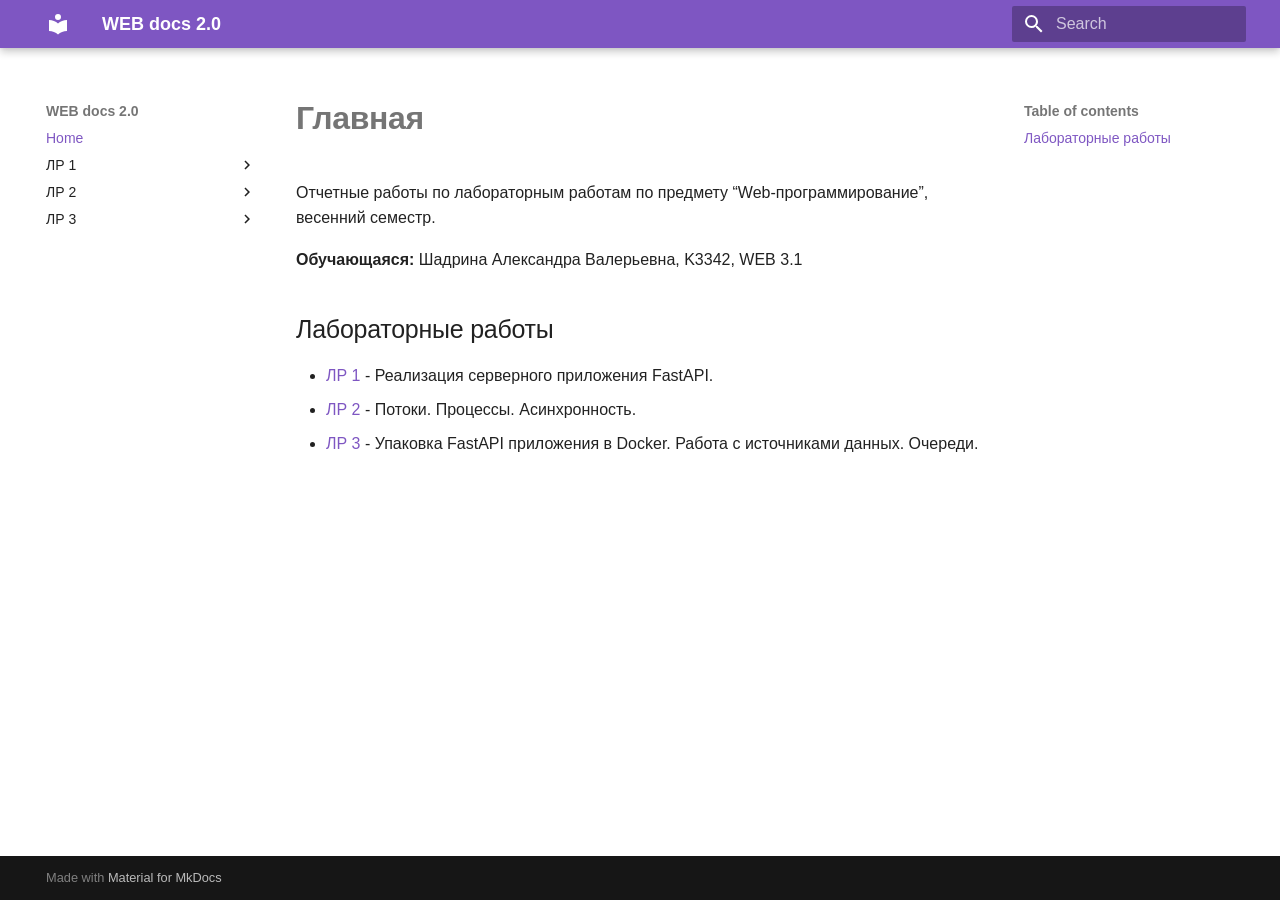
<file: index.html>
<!doctype html>
<html lang="en" class="no-js">
  <head>
    
      <meta charset="utf-8">
      <meta name="viewport" content="width=device-width,initial-scale=1">
      
      
      
      
      
        <link rel="next" href="lab_1/title/">
      
      
      <link rel="icon" href="assets/images/favicon.png">
      <meta name="generator" content="mkdocs-1.6.1, mkdocs-material-9.6.11">
    
    
      
        <title>WEB docs 2.0</title>
      
    
    
      <link rel="stylesheet" href="assets/stylesheets/main.4af4bdda.min.css">
      
        
        <link rel="stylesheet" href="assets/stylesheets/palette.06af60db.min.css">
      
      


    
    
      
    
    
      
        
        
        <link rel="preconnect" href="https://fonts.gstatic.com" crossorigin>
        <link rel="stylesheet" href="https://fonts.googleapis.com/css?family=Arial:300,300i,400,400i,700,700i%7CRoboto+Mono:400,400i,700,700i&display=fallback">
        <style>:root{--md-text-font:"Arial";--md-code-font:"Roboto Mono"}</style>
      
    
    
      <link rel="stylesheet" href="stylesheets/custom.css">
    
    <script>__md_scope=new URL(".",location),__md_hash=e=>[...e].reduce(((e,_)=>(e<<5)-e+_.charCodeAt(0)),0),__md_get=(e,_=localStorage,t=__md_scope)=>JSON.parse(_.getItem(t.pathname+"."+e)),__md_set=(e,_,t=localStorage,a=__md_scope)=>{try{t.setItem(a.pathname+"."+e,JSON.stringify(_))}catch(e){}}</script>
    
      

    
    
    
  </head>
  
  
    
    
    
    
    
    <body dir="ltr" data-md-color-scheme="default" data-md-color-primary="deep-purple" data-md-color-accent="deep-purple">
  
    
    <input class="md-toggle" data-md-toggle="drawer" type="checkbox" id="__drawer" autocomplete="off">
    <input class="md-toggle" data-md-toggle="search" type="checkbox" id="__search" autocomplete="off">
    <label class="md-overlay" for="__drawer"></label>
    <div data-md-component="skip">
      
        
        <a href="#_1" class="md-skip">
          Skip to content
        </a>
      
    </div>
    <div data-md-component="announce">
      
    </div>
    
    
      

  

<header class="md-header md-header--shadow" data-md-component="header">
  <nav class="md-header__inner md-grid" aria-label="Header">
    <a href="." title="WEB docs 2.0" class="md-header__button md-logo" aria-label="WEB docs 2.0" data-md-component="logo">
      
  
  <svg xmlns="http://www.w3.org/2000/svg" viewBox="0 0 24 24"><path d="M12 8a3 3 0 0 0 3-3 3 3 0 0 0-3-3 3 3 0 0 0-3 3 3 3 0 0 0 3 3m0 3.54C9.64 9.35 6.5 8 3 8v11c3.5 0 6.64 1.35 9 3.54 2.36-2.19 5.5-3.54 9-3.54V8c-3.5 0-6.64 1.35-9 3.54"/></svg>

    </a>
    <label class="md-header__button md-icon" for="__drawer">
      
      <svg xmlns="http://www.w3.org/2000/svg" viewBox="0 0 24 24"><path d="M3 6h18v2H3zm0 5h18v2H3zm0 5h18v2H3z"/></svg>
    </label>
    <div class="md-header__title" data-md-component="header-title">
      <div class="md-header__ellipsis">
        <div class="md-header__topic">
          <span class="md-ellipsis">
            WEB docs 2.0
          </span>
        </div>
        <div class="md-header__topic" data-md-component="header-topic">
          <span class="md-ellipsis">
            
              Home
            
          </span>
        </div>
      </div>
    </div>
    
      
    
    
    
    
      
      
        <label class="md-header__button md-icon" for="__search">
          
          <svg xmlns="http://www.w3.org/2000/svg" viewBox="0 0 24 24"><path d="M9.5 3A6.5 6.5 0 0 1 16 9.5c0 1.61-.59 3.09-1.56 4.23l.27.27h.79l5 5-1.5 1.5-5-5v-.79l-.27-.27A6.52 6.52 0 0 1 9.5 16 6.5 6.5 0 0 1 3 9.5 6.5 6.5 0 0 1 9.5 3m0 2C7 5 5 7 5 9.5S7 14 9.5 14 14 12 14 9.5 12 5 9.5 5"/></svg>
        </label>
        <div class="md-search" data-md-component="search" role="dialog">
  <label class="md-search__overlay" for="__search"></label>
  <div class="md-search__inner" role="search">
    <form class="md-search__form" name="search">
      <input type="text" class="md-search__input" name="query" aria-label="Search" placeholder="Search" autocapitalize="off" autocorrect="off" autocomplete="off" spellcheck="false" data-md-component="search-query" required>
      <label class="md-search__icon md-icon" for="__search">
        
        <svg xmlns="http://www.w3.org/2000/svg" viewBox="0 0 24 24"><path d="M9.5 3A6.5 6.5 0 0 1 16 9.5c0 1.61-.59 3.09-1.56 4.23l.27.27h.79l5 5-1.5 1.5-5-5v-.79l-.27-.27A6.52 6.52 0 0 1 9.5 16 6.5 6.5 0 0 1 3 9.5 6.5 6.5 0 0 1 9.5 3m0 2C7 5 5 7 5 9.5S7 14 9.5 14 14 12 14 9.5 12 5 9.5 5"/></svg>
        
        <svg xmlns="http://www.w3.org/2000/svg" viewBox="0 0 24 24"><path d="M20 11v2H8l5.5 5.5-1.42 1.42L4.16 12l7.92-7.92L13.5 5.5 8 11z"/></svg>
      </label>
      <nav class="md-search__options" aria-label="Search">
        
        <button type="reset" class="md-search__icon md-icon" title="Clear" aria-label="Clear" tabindex="-1">
          
          <svg xmlns="http://www.w3.org/2000/svg" viewBox="0 0 24 24"><path d="M19 6.41 17.59 5 12 10.59 6.41 5 5 6.41 10.59 12 5 17.59 6.41 19 12 13.41 17.59 19 19 17.59 13.41 12z"/></svg>
        </button>
      </nav>
      
    </form>
    <div class="md-search__output">
      <div class="md-search__scrollwrap" tabindex="0" data-md-scrollfix>
        <div class="md-search-result" data-md-component="search-result">
          <div class="md-search-result__meta">
            Initializing search
          </div>
          <ol class="md-search-result__list" role="presentation"></ol>
        </div>
      </div>
    </div>
  </div>
</div>
      
    
    
  </nav>
  
</header>
    
    <div class="md-container" data-md-component="container">
      
      
        
          
        
      
      <main class="md-main" data-md-component="main">
        <div class="md-main__inner md-grid">
          
            
              
              <div class="md-sidebar md-sidebar--primary" data-md-component="sidebar" data-md-type="navigation" >
                <div class="md-sidebar__scrollwrap">
                  <div class="md-sidebar__inner">
                    



<nav class="md-nav md-nav--primary" aria-label="Navigation" data-md-level="0">
  <label class="md-nav__title" for="__drawer">
    <a href="." title="WEB docs 2.0" class="md-nav__button md-logo" aria-label="WEB docs 2.0" data-md-component="logo">
      
  
  <svg xmlns="http://www.w3.org/2000/svg" viewBox="0 0 24 24"><path d="M12 8a3 3 0 0 0 3-3 3 3 0 0 0-3-3 3 3 0 0 0-3 3 3 3 0 0 0 3 3m0 3.54C9.64 9.35 6.5 8 3 8v11c3.5 0 6.64 1.35 9 3.54 2.36-2.19 5.5-3.54 9-3.54V8c-3.5 0-6.64 1.35-9 3.54"/></svg>

    </a>
    WEB docs 2.0
  </label>
  
  <ul class="md-nav__list" data-md-scrollfix>
    
      
      
  
  
    
  
  
  
    <li class="md-nav__item md-nav__item--active">
      
      <input class="md-nav__toggle md-toggle" type="checkbox" id="__toc">
      
      
        
      
      
        <label class="md-nav__link md-nav__link--active" for="__toc">
          
  
  
  <span class="md-ellipsis">
    Home
    
  </span>
  

          <span class="md-nav__icon md-icon"></span>
        </label>
      
      <a href="." class="md-nav__link md-nav__link--active">
        
  
  
  <span class="md-ellipsis">
    Home
    
  </span>
  

      </a>
      
        

<nav class="md-nav md-nav--secondary" aria-label="Table of contents">
  
  
  
    
  
  
    <label class="md-nav__title" for="__toc">
      <span class="md-nav__icon md-icon"></span>
      Table of contents
    </label>
    <ul class="md-nav__list" data-md-component="toc" data-md-scrollfix>
      
        <li class="md-nav__item">
  <a href="#_2" class="md-nav__link">
    <span class="md-ellipsis">
      Лабораторные работы
    </span>
  </a>
  
</li>
      
    </ul>
  
</nav>
      
    </li>
  

    
      
      
  
  
  
  
    
    
    
    
    
    <li class="md-nav__item md-nav__item--nested">
      
        
        
        <input class="md-nav__toggle md-toggle " type="checkbox" id="__nav_2" >
        
          
          <label class="md-nav__link" for="__nav_2" id="__nav_2_label" tabindex="0">
            
  
  
  <span class="md-ellipsis">
    ЛР 1
    
  </span>
  

            <span class="md-nav__icon md-icon"></span>
          </label>
        
        <nav class="md-nav" data-md-level="1" aria-labelledby="__nav_2_label" aria-expanded="false">
          <label class="md-nav__title" for="__nav_2">
            <span class="md-nav__icon md-icon"></span>
            ЛР 1
          </label>
          <ul class="md-nav__list" data-md-scrollfix>
            
              
                
  
  
  
  
    <li class="md-nav__item">
      <a href="lab_1/title/" class="md-nav__link">
        
  
  
  <span class="md-ellipsis">
    Главная
    
  </span>
  

      </a>
    </li>
  

              
            
              
                
  
  
  
  
    <li class="md-nav__item">
      <a href="lab_1/models/" class="md-nav__link">
        
  
  
  <span class="md-ellipsis">
    Модели
    
  </span>
  

      </a>
    </li>
  

              
            
              
                
  
  
  
  
    <li class="md-nav__item">
      <a href="lab_1/connection/" class="md-nav__link">
        
  
  
  <span class="md-ellipsis">
    Соединение с БД
    
  </span>
  

      </a>
    </li>
  

              
            
              
                
  
  
  
  
    <li class="md-nav__item">
      <a href="lab_1/endpoints/" class="md-nav__link">
        
  
  
  <span class="md-ellipsis">
    Эндпоинты
    
  </span>
  

      </a>
    </li>
  

              
            
              
                
  
  
  
  
    <li class="md-nav__item">
      <a href="lab_1/auth/" class="md-nav__link">
        
  
  
  <span class="md-ellipsis">
    Аутентификация
    
  </span>
  

      </a>
    </li>
  

              
            
          </ul>
        </nav>
      
    </li>
  

    
      
      
  
  
  
  
    
    
    
    
    
    <li class="md-nav__item md-nav__item--nested">
      
        
        
        <input class="md-nav__toggle md-toggle " type="checkbox" id="__nav_3" >
        
          
          <label class="md-nav__link" for="__nav_3" id="__nav_3_label" tabindex="0">
            
  
  
  <span class="md-ellipsis">
    ЛР 2
    
  </span>
  

            <span class="md-nav__icon md-icon"></span>
          </label>
        
        <nav class="md-nav" data-md-level="1" aria-labelledby="__nav_3_label" aria-expanded="false">
          <label class="md-nav__title" for="__nav_3">
            <span class="md-nav__icon md-icon"></span>
            ЛР 2
          </label>
          <ul class="md-nav__list" data-md-scrollfix>
            
              
                
  
  
  
  
    <li class="md-nav__item">
      <a href="lab_2/title/" class="md-nav__link">
        
  
  
  <span class="md-ellipsis">
    Главная
    
  </span>
  

      </a>
    </li>
  

              
            
              
                
  
  
  
  
    <li class="md-nav__item">
      <a href="lab_2/task_1/" class="md-nav__link">
        
  
  
  <span class="md-ellipsis">
    Задача 1
    
  </span>
  

      </a>
    </li>
  

              
            
              
                
  
  
  
  
    <li class="md-nav__item">
      <a href="lab_2/task_2/" class="md-nav__link">
        
  
  
  <span class="md-ellipsis">
    Задача 2
    
  </span>
  

      </a>
    </li>
  

              
            
          </ul>
        </nav>
      
    </li>
  

    
      
      
  
  
  
  
    
    
    
    
    
    <li class="md-nav__item md-nav__item--nested">
      
        
        
        <input class="md-nav__toggle md-toggle " type="checkbox" id="__nav_4" >
        
          
          <label class="md-nav__link" for="__nav_4" id="__nav_4_label" tabindex="0">
            
  
  
  <span class="md-ellipsis">
    ЛР 3
    
  </span>
  

            <span class="md-nav__icon md-icon"></span>
          </label>
        
        <nav class="md-nav" data-md-level="1" aria-labelledby="__nav_4_label" aria-expanded="false">
          <label class="md-nav__title" for="__nav_4">
            <span class="md-nav__icon md-icon"></span>
            ЛР 3
          </label>
          <ul class="md-nav__list" data-md-scrollfix>
            
              
                
  
  
  
  
    <li class="md-nav__item">
      <a href="lab_3/title/" class="md-nav__link">
        
  
  
  <span class="md-ellipsis">
    Главная
    
  </span>
  

      </a>
    </li>
  

              
            
              
                
  
  
  
  
    <li class="md-nav__item">
      <a href="lab_3/task/" class="md-nav__link">
        
  
  
  <span class="md-ellipsis">
    Ход работы
    
  </span>
  

      </a>
    </li>
  

              
            
          </ul>
        </nav>
      
    </li>
  

    
  </ul>
</nav>
                  </div>
                </div>
              </div>
            
            
              
              <div class="md-sidebar md-sidebar--secondary" data-md-component="sidebar" data-md-type="toc" >
                <div class="md-sidebar__scrollwrap">
                  <div class="md-sidebar__inner">
                    

<nav class="md-nav md-nav--secondary" aria-label="Table of contents">
  
  
  
    
  
  
    <label class="md-nav__title" for="__toc">
      <span class="md-nav__icon md-icon"></span>
      Table of contents
    </label>
    <ul class="md-nav__list" data-md-component="toc" data-md-scrollfix>
      
        <li class="md-nav__item">
  <a href="#_2" class="md-nav__link">
    <span class="md-ellipsis">
      Лабораторные работы
    </span>
  </a>
  
</li>
      
    </ul>
  
</nav>
                  </div>
                </div>
              </div>
            
          
          
            <div class="md-content" data-md-component="content">
              <article class="md-content__inner md-typeset">
                
                  



<h1 id="_1"><strong>Главная</strong></h1>
<p>Отчетные работы 
по лабораторным работам
по предмету “Web-программирование”, весенний семестр.</p>
<p><strong>Обучающаяся:</strong> Шадрина Александра Валерьевна, K3342, WEB 3.1</p>
<h2 id="_2">Лабораторные работы</h2>
<ul>
<li><a href="lab_1/title/">ЛР 1</a> - Реализация серверного приложения FastAPI.</li>
<li><a href="lab_2/title/">ЛР 2</a> - Потоки. Процессы. Асинхронность.</li>
<li><a href="lab_3/title/">ЛР 3</a> - Упаковка FastAPI приложения в Docker. Работа с источниками данных. Очереди.</li>
</ul>












                
              </article>
            </div>
          
          
<script>var target=document.getElementById(location.hash.slice(1));target&&target.name&&(target.checked=target.name.startsWith("__tabbed_"))</script>
        </div>
        
      </main>
      
        <footer class="md-footer">
  
  <div class="md-footer-meta md-typeset">
    <div class="md-footer-meta__inner md-grid">
      <div class="md-copyright">
  
  
    Made with
    <a href="https://squidfunk.github.io/mkdocs-material/" target="_blank" rel="noopener">
      Material for MkDocs
    </a>
  
</div>
      
    </div>
  </div>
</footer>
      
    </div>
    <div class="md-dialog" data-md-component="dialog">
      <div class="md-dialog__inner md-typeset"></div>
    </div>
    
    
    
      
      <script id="__config" type="application/json">{"base": ".", "features": [], "search": "assets/javascripts/workers/search.f8cc74c7.min.js", "tags": null, "translations": {"clipboard.copied": "Copied to clipboard", "clipboard.copy": "Copy to clipboard", "search.result.more.one": "1 more on this page", "search.result.more.other": "# more on this page", "search.result.none": "No matching documents", "search.result.one": "1 matching document", "search.result.other": "# matching documents", "search.result.placeholder": "Type to start searching", "search.result.term.missing": "Missing", "select.version": "Select version"}, "version": null}</script>
    
    
      <script src="assets/javascripts/bundle.c8b220af.min.js"></script>
      
    
  </body>
</html>
</file>
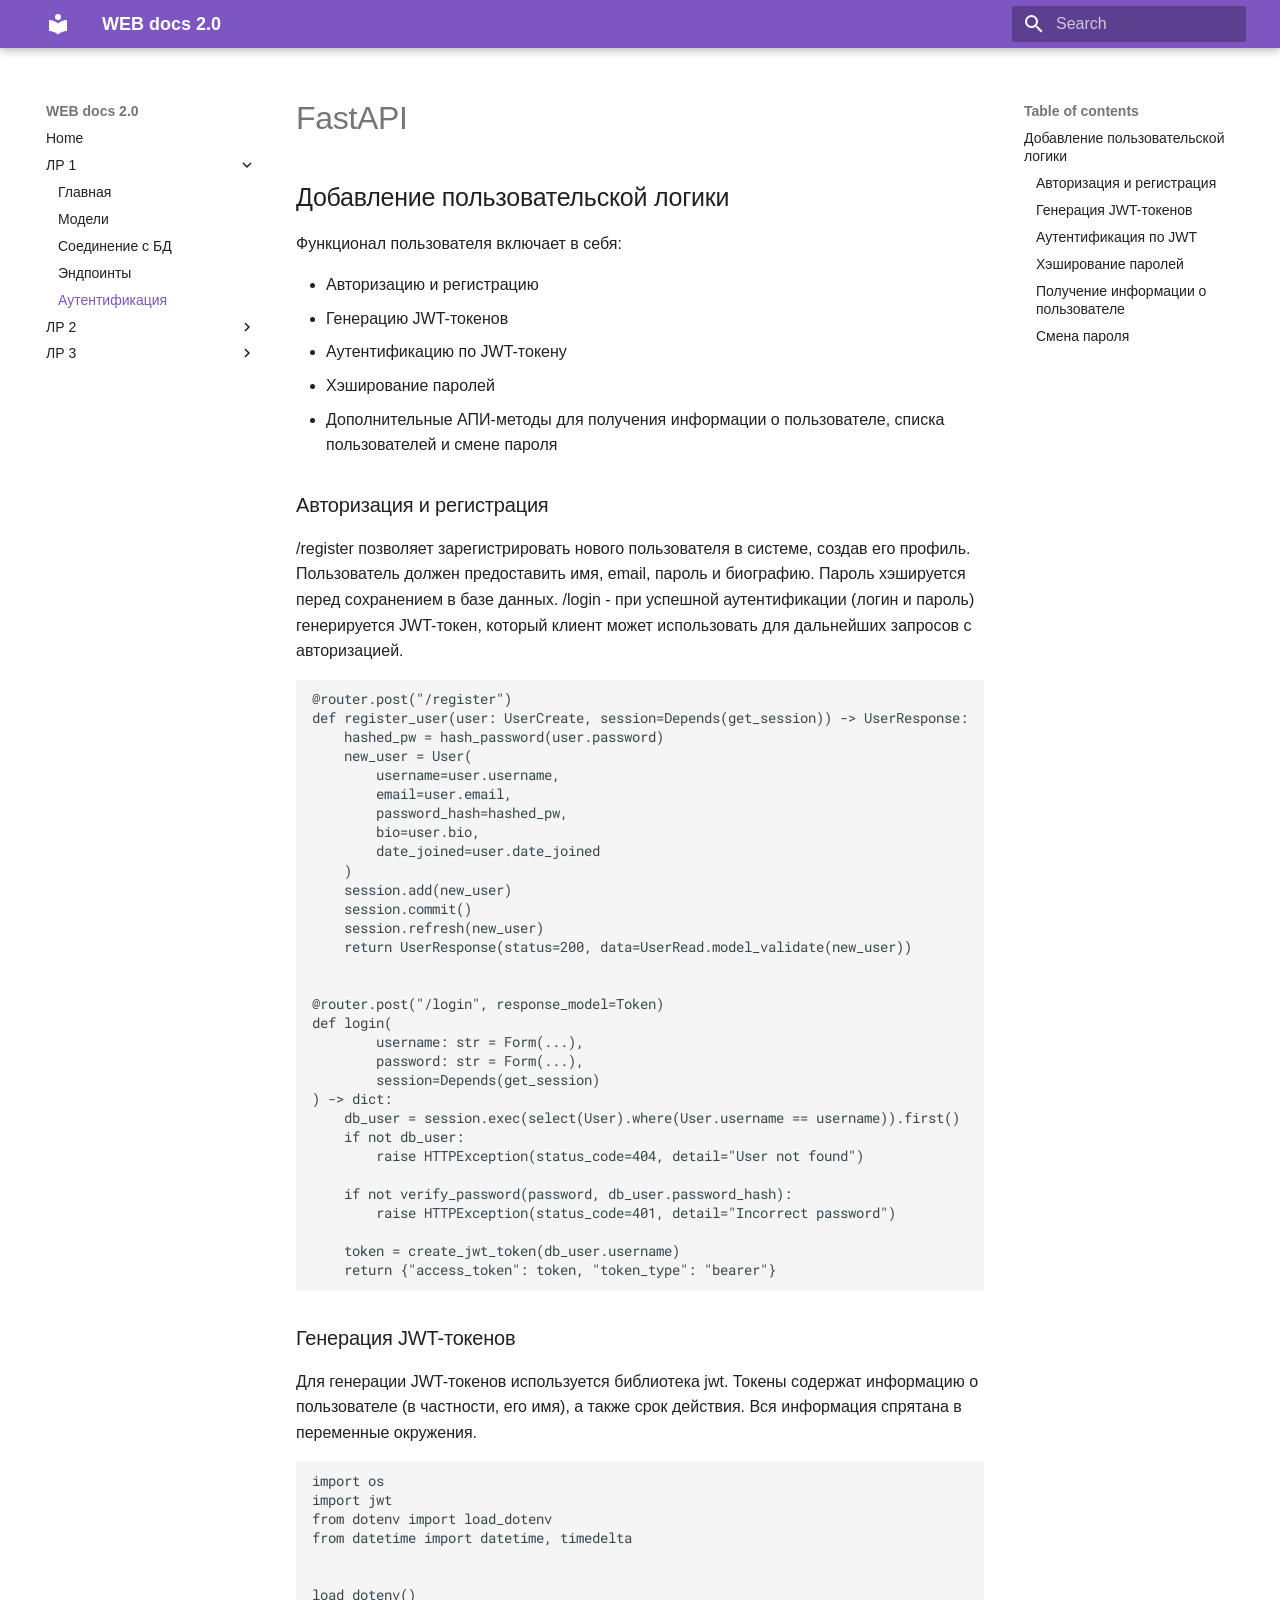
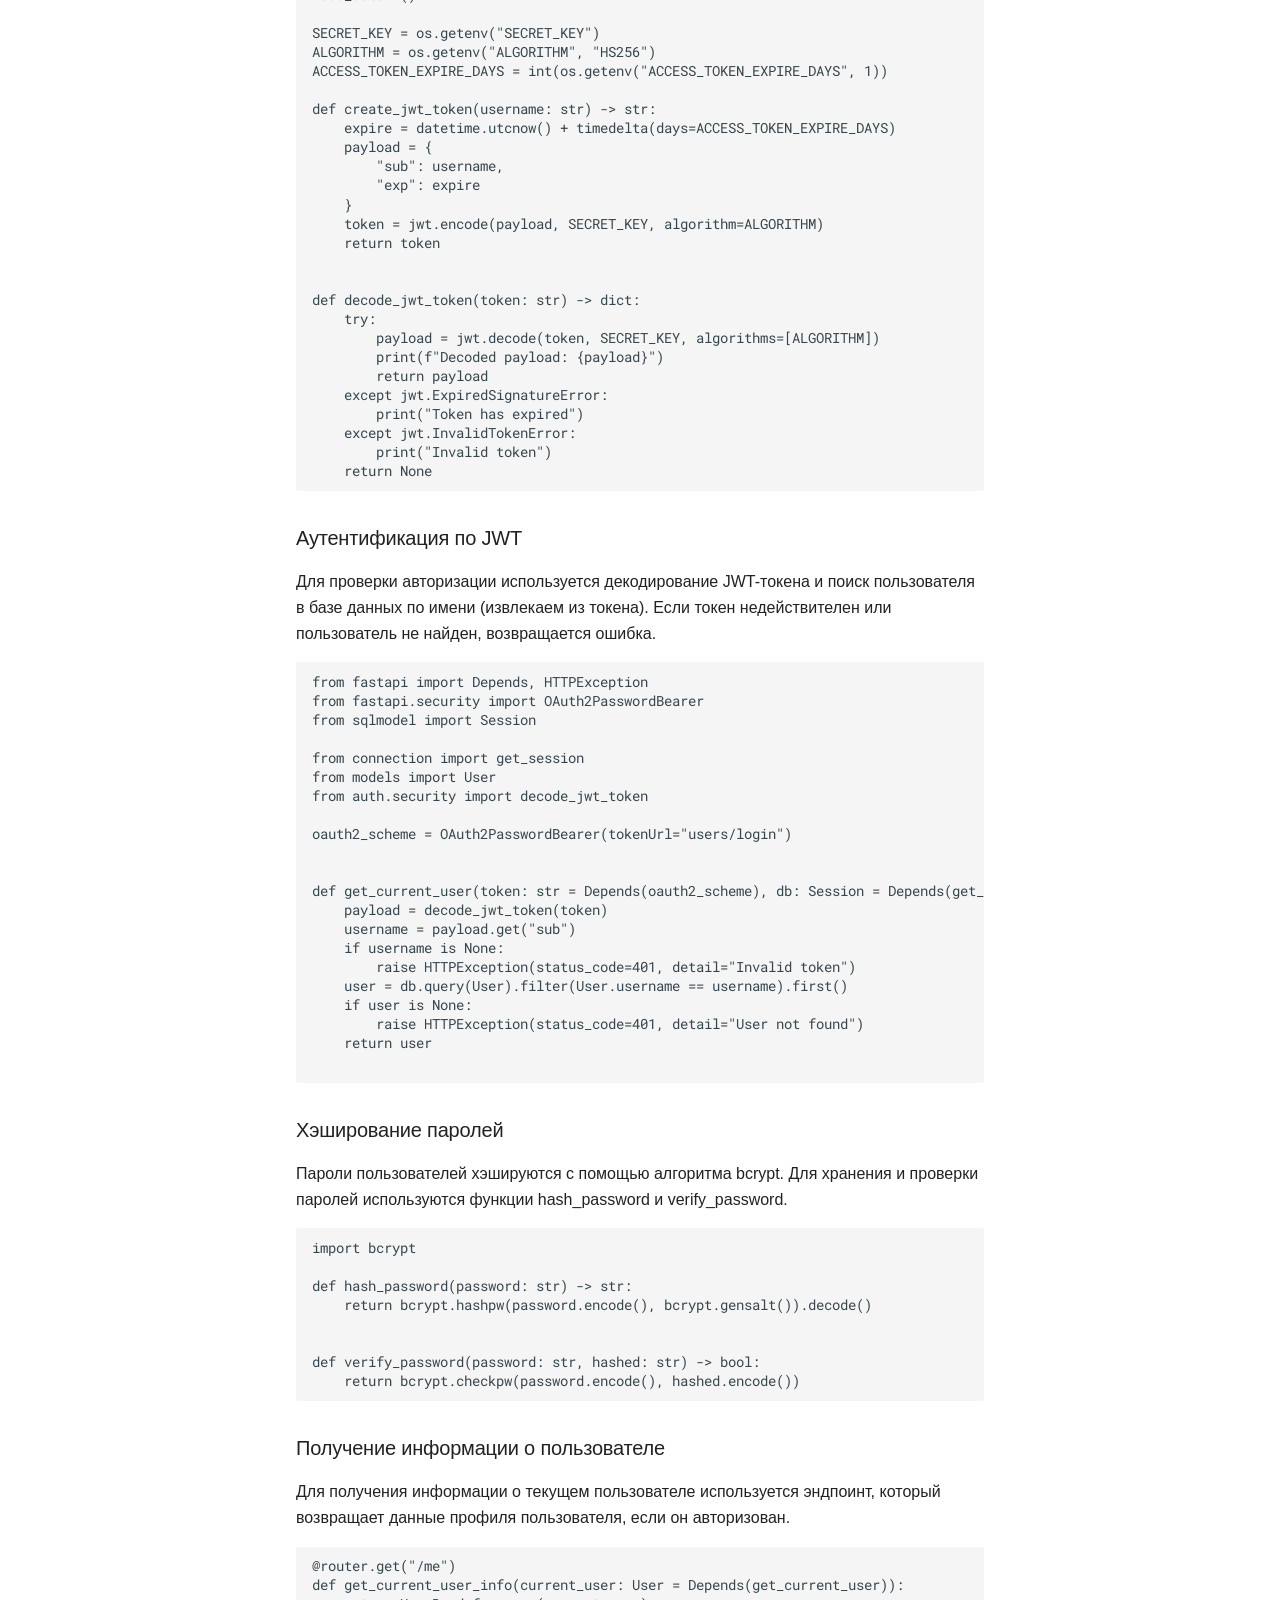
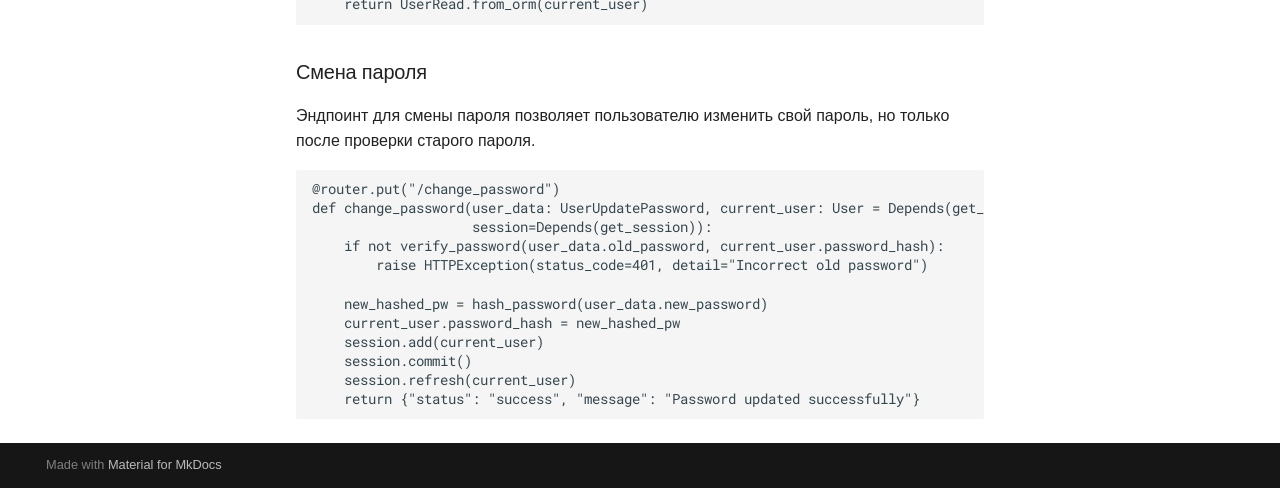
<file: lab_1/auth/index.html>
<!doctype html>
<html lang="en" class="no-js">
  <head>
    
      <meta charset="utf-8">
      <meta name="viewport" content="width=device-width,initial-scale=1">
      
      
      
      
        <link rel="prev" href="../endpoints/">
      
      
        <link rel="next" href="../../lab_2/title/">
      
      
      <link rel="icon" href="../../assets/images/favicon.png">
      <meta name="generator" content="mkdocs-1.6.1, mkdocs-material-9.6.11">
    
    
      
        <title>Аутентификация - WEB docs 2.0</title>
      
    
    
      <link rel="stylesheet" href="../../assets/stylesheets/main.4af4bdda.min.css">
      
        
        <link rel="stylesheet" href="../../assets/stylesheets/palette.06af60db.min.css">
      
      


    
    
      
    
    
      
        
        
        <link rel="preconnect" href="https://fonts.gstatic.com" crossorigin>
        <link rel="stylesheet" href="https://fonts.googleapis.com/css?family=Arial:300,300i,400,400i,700,700i%7CRoboto+Mono:400,400i,700,700i&display=fallback">
        <style>:root{--md-text-font:"Arial";--md-code-font:"Roboto Mono"}</style>
      
    
    
      <link rel="stylesheet" href="../../stylesheets/custom.css">
    
    <script>__md_scope=new URL("../..",location),__md_hash=e=>[...e].reduce(((e,_)=>(e<<5)-e+_.charCodeAt(0)),0),__md_get=(e,_=localStorage,t=__md_scope)=>JSON.parse(_.getItem(t.pathname+"."+e)),__md_set=(e,_,t=localStorage,a=__md_scope)=>{try{t.setItem(a.pathname+"."+e,JSON.stringify(_))}catch(e){}}</script>
    
      

    
    
    
  </head>
  
  
    
    
    
    
    
    <body dir="ltr" data-md-color-scheme="default" data-md-color-primary="deep-purple" data-md-color-accent="deep-purple">
  
    
    <input class="md-toggle" data-md-toggle="drawer" type="checkbox" id="__drawer" autocomplete="off">
    <input class="md-toggle" data-md-toggle="search" type="checkbox" id="__search" autocomplete="off">
    <label class="md-overlay" for="__drawer"></label>
    <div data-md-component="skip">
      
        
        <a href="#fastapi" class="md-skip">
          Skip to content
        </a>
      
    </div>
    <div data-md-component="announce">
      
    </div>
    
    
      

  

<header class="md-header md-header--shadow" data-md-component="header">
  <nav class="md-header__inner md-grid" aria-label="Header">
    <a href="../.." title="WEB docs 2.0" class="md-header__button md-logo" aria-label="WEB docs 2.0" data-md-component="logo">
      
  
  <svg xmlns="http://www.w3.org/2000/svg" viewBox="0 0 24 24"><path d="M12 8a3 3 0 0 0 3-3 3 3 0 0 0-3-3 3 3 0 0 0-3 3 3 3 0 0 0 3 3m0 3.54C9.64 9.35 6.5 8 3 8v11c3.5 0 6.64 1.35 9 3.54 2.36-2.19 5.5-3.54 9-3.54V8c-3.5 0-6.64 1.35-9 3.54"/></svg>

    </a>
    <label class="md-header__button md-icon" for="__drawer">
      
      <svg xmlns="http://www.w3.org/2000/svg" viewBox="0 0 24 24"><path d="M3 6h18v2H3zm0 5h18v2H3zm0 5h18v2H3z"/></svg>
    </label>
    <div class="md-header__title" data-md-component="header-title">
      <div class="md-header__ellipsis">
        <div class="md-header__topic">
          <span class="md-ellipsis">
            WEB docs 2.0
          </span>
        </div>
        <div class="md-header__topic" data-md-component="header-topic">
          <span class="md-ellipsis">
            
              Аутентификация
            
          </span>
        </div>
      </div>
    </div>
    
      
    
    
    
    
      
      
        <label class="md-header__button md-icon" for="__search">
          
          <svg xmlns="http://www.w3.org/2000/svg" viewBox="0 0 24 24"><path d="M9.5 3A6.5 6.5 0 0 1 16 9.5c0 1.61-.59 3.09-1.56 4.23l.27.27h.79l5 5-1.5 1.5-5-5v-.79l-.27-.27A6.52 6.52 0 0 1 9.5 16 6.5 6.5 0 0 1 3 9.5 6.5 6.5 0 0 1 9.5 3m0 2C7 5 5 7 5 9.5S7 14 9.5 14 14 12 14 9.5 12 5 9.5 5"/></svg>
        </label>
        <div class="md-search" data-md-component="search" role="dialog">
  <label class="md-search__overlay" for="__search"></label>
  <div class="md-search__inner" role="search">
    <form class="md-search__form" name="search">
      <input type="text" class="md-search__input" name="query" aria-label="Search" placeholder="Search" autocapitalize="off" autocorrect="off" autocomplete="off" spellcheck="false" data-md-component="search-query" required>
      <label class="md-search__icon md-icon" for="__search">
        
        <svg xmlns="http://www.w3.org/2000/svg" viewBox="0 0 24 24"><path d="M9.5 3A6.5 6.5 0 0 1 16 9.5c0 1.61-.59 3.09-1.56 4.23l.27.27h.79l5 5-1.5 1.5-5-5v-.79l-.27-.27A6.52 6.52 0 0 1 9.5 16 6.5 6.5 0 0 1 3 9.5 6.5 6.5 0 0 1 9.5 3m0 2C7 5 5 7 5 9.5S7 14 9.5 14 14 12 14 9.5 12 5 9.5 5"/></svg>
        
        <svg xmlns="http://www.w3.org/2000/svg" viewBox="0 0 24 24"><path d="M20 11v2H8l5.5 5.5-1.42 1.42L4.16 12l7.92-7.92L13.5 5.5 8 11z"/></svg>
      </label>
      <nav class="md-search__options" aria-label="Search">
        
        <button type="reset" class="md-search__icon md-icon" title="Clear" aria-label="Clear" tabindex="-1">
          
          <svg xmlns="http://www.w3.org/2000/svg" viewBox="0 0 24 24"><path d="M19 6.41 17.59 5 12 10.59 6.41 5 5 6.41 10.59 12 5 17.59 6.41 19 12 13.41 17.59 19 19 17.59 13.41 12z"/></svg>
        </button>
      </nav>
      
    </form>
    <div class="md-search__output">
      <div class="md-search__scrollwrap" tabindex="0" data-md-scrollfix>
        <div class="md-search-result" data-md-component="search-result">
          <div class="md-search-result__meta">
            Initializing search
          </div>
          <ol class="md-search-result__list" role="presentation"></ol>
        </div>
      </div>
    </div>
  </div>
</div>
      
    
    
  </nav>
  
</header>
    
    <div class="md-container" data-md-component="container">
      
      
        
          
        
      
      <main class="md-main" data-md-component="main">
        <div class="md-main__inner md-grid">
          
            
              
              <div class="md-sidebar md-sidebar--primary" data-md-component="sidebar" data-md-type="navigation" >
                <div class="md-sidebar__scrollwrap">
                  <div class="md-sidebar__inner">
                    



<nav class="md-nav md-nav--primary" aria-label="Navigation" data-md-level="0">
  <label class="md-nav__title" for="__drawer">
    <a href="../.." title="WEB docs 2.0" class="md-nav__button md-logo" aria-label="WEB docs 2.0" data-md-component="logo">
      
  
  <svg xmlns="http://www.w3.org/2000/svg" viewBox="0 0 24 24"><path d="M12 8a3 3 0 0 0 3-3 3 3 0 0 0-3-3 3 3 0 0 0-3 3 3 3 0 0 0 3 3m0 3.54C9.64 9.35 6.5 8 3 8v11c3.5 0 6.64 1.35 9 3.54 2.36-2.19 5.5-3.54 9-3.54V8c-3.5 0-6.64 1.35-9 3.54"/></svg>

    </a>
    WEB docs 2.0
  </label>
  
  <ul class="md-nav__list" data-md-scrollfix>
    
      
      
  
  
  
  
    <li class="md-nav__item">
      <a href="../.." class="md-nav__link">
        
  
  
  <span class="md-ellipsis">
    Home
    
  </span>
  

      </a>
    </li>
  

    
      
      
  
  
    
  
  
  
    
    
    
    
    
    <li class="md-nav__item md-nav__item--active md-nav__item--nested">
      
        
        
        <input class="md-nav__toggle md-toggle " type="checkbox" id="__nav_2" checked>
        
          
          <label class="md-nav__link" for="__nav_2" id="__nav_2_label" tabindex="0">
            
  
  
  <span class="md-ellipsis">
    ЛР 1
    
  </span>
  

            <span class="md-nav__icon md-icon"></span>
          </label>
        
        <nav class="md-nav" data-md-level="1" aria-labelledby="__nav_2_label" aria-expanded="true">
          <label class="md-nav__title" for="__nav_2">
            <span class="md-nav__icon md-icon"></span>
            ЛР 1
          </label>
          <ul class="md-nav__list" data-md-scrollfix>
            
              
                
  
  
  
  
    <li class="md-nav__item">
      <a href="../title/" class="md-nav__link">
        
  
  
  <span class="md-ellipsis">
    Главная
    
  </span>
  

      </a>
    </li>
  

              
            
              
                
  
  
  
  
    <li class="md-nav__item">
      <a href="../models/" class="md-nav__link">
        
  
  
  <span class="md-ellipsis">
    Модели
    
  </span>
  

      </a>
    </li>
  

              
            
              
                
  
  
  
  
    <li class="md-nav__item">
      <a href="../connection/" class="md-nav__link">
        
  
  
  <span class="md-ellipsis">
    Соединение с БД
    
  </span>
  

      </a>
    </li>
  

              
            
              
                
  
  
  
  
    <li class="md-nav__item">
      <a href="../endpoints/" class="md-nav__link">
        
  
  
  <span class="md-ellipsis">
    Эндпоинты
    
  </span>
  

      </a>
    </li>
  

              
            
              
                
  
  
    
  
  
  
    <li class="md-nav__item md-nav__item--active">
      
      <input class="md-nav__toggle md-toggle" type="checkbox" id="__toc">
      
      
        
      
      
        <label class="md-nav__link md-nav__link--active" for="__toc">
          
  
  
  <span class="md-ellipsis">
    Аутентификация
    
  </span>
  

          <span class="md-nav__icon md-icon"></span>
        </label>
      
      <a href="./" class="md-nav__link md-nav__link--active">
        
  
  
  <span class="md-ellipsis">
    Аутентификация
    
  </span>
  

      </a>
      
        

<nav class="md-nav md-nav--secondary" aria-label="Table of contents">
  
  
  
    
  
  
    <label class="md-nav__title" for="__toc">
      <span class="md-nav__icon md-icon"></span>
      Table of contents
    </label>
    <ul class="md-nav__list" data-md-component="toc" data-md-scrollfix>
      
        <li class="md-nav__item">
  <a href="#_1" class="md-nav__link">
    <span class="md-ellipsis">
      Добавление пользовательской логики
    </span>
  </a>
  
    <nav class="md-nav" aria-label="Добавление пользовательской логики">
      <ul class="md-nav__list">
        
          <li class="md-nav__item">
  <a href="#_2" class="md-nav__link">
    <span class="md-ellipsis">
      Авторизация и регистрация
    </span>
  </a>
  
</li>
        
          <li class="md-nav__item">
  <a href="#jwt-" class="md-nav__link">
    <span class="md-ellipsis">
      Генерация JWT-токенов
    </span>
  </a>
  
</li>
        
          <li class="md-nav__item">
  <a href="#jwt" class="md-nav__link">
    <span class="md-ellipsis">
      Аутентификация по JWT
    </span>
  </a>
  
</li>
        
          <li class="md-nav__item">
  <a href="#_3" class="md-nav__link">
    <span class="md-ellipsis">
      Хэширование паролей
    </span>
  </a>
  
</li>
        
          <li class="md-nav__item">
  <a href="#_4" class="md-nav__link">
    <span class="md-ellipsis">
      Получение информации о пользователе
    </span>
  </a>
  
</li>
        
          <li class="md-nav__item">
  <a href="#_5" class="md-nav__link">
    <span class="md-ellipsis">
      Смена пароля
    </span>
  </a>
  
</li>
        
      </ul>
    </nav>
  
</li>
      
    </ul>
  
</nav>
      
    </li>
  

              
            
          </ul>
        </nav>
      
    </li>
  

    
      
      
  
  
  
  
    
    
    
    
    
    <li class="md-nav__item md-nav__item--nested">
      
        
        
        <input class="md-nav__toggle md-toggle " type="checkbox" id="__nav_3" >
        
          
          <label class="md-nav__link" for="__nav_3" id="__nav_3_label" tabindex="0">
            
  
  
  <span class="md-ellipsis">
    ЛР 2
    
  </span>
  

            <span class="md-nav__icon md-icon"></span>
          </label>
        
        <nav class="md-nav" data-md-level="1" aria-labelledby="__nav_3_label" aria-expanded="false">
          <label class="md-nav__title" for="__nav_3">
            <span class="md-nav__icon md-icon"></span>
            ЛР 2
          </label>
          <ul class="md-nav__list" data-md-scrollfix>
            
              
                
  
  
  
  
    <li class="md-nav__item">
      <a href="../../lab_2/title/" class="md-nav__link">
        
  
  
  <span class="md-ellipsis">
    Главная
    
  </span>
  

      </a>
    </li>
  

              
            
              
                
  
  
  
  
    <li class="md-nav__item">
      <a href="../../lab_2/task_1/" class="md-nav__link">
        
  
  
  <span class="md-ellipsis">
    Задача 1
    
  </span>
  

      </a>
    </li>
  

              
            
              
                
  
  
  
  
    <li class="md-nav__item">
      <a href="../../lab_2/task_2/" class="md-nav__link">
        
  
  
  <span class="md-ellipsis">
    Задача 2
    
  </span>
  

      </a>
    </li>
  

              
            
          </ul>
        </nav>
      
    </li>
  

    
      
      
  
  
  
  
    
    
    
    
    
    <li class="md-nav__item md-nav__item--nested">
      
        
        
        <input class="md-nav__toggle md-toggle " type="checkbox" id="__nav_4" >
        
          
          <label class="md-nav__link" for="__nav_4" id="__nav_4_label" tabindex="0">
            
  
  
  <span class="md-ellipsis">
    ЛР 3
    
  </span>
  

            <span class="md-nav__icon md-icon"></span>
          </label>
        
        <nav class="md-nav" data-md-level="1" aria-labelledby="__nav_4_label" aria-expanded="false">
          <label class="md-nav__title" for="__nav_4">
            <span class="md-nav__icon md-icon"></span>
            ЛР 3
          </label>
          <ul class="md-nav__list" data-md-scrollfix>
            
              
                
  
  
  
  
    <li class="md-nav__item">
      <a href="../../lab_3/title/" class="md-nav__link">
        
  
  
  <span class="md-ellipsis">
    Главная
    
  </span>
  

      </a>
    </li>
  

              
            
              
                
  
  
  
  
    <li class="md-nav__item">
      <a href="../../lab_3/task/" class="md-nav__link">
        
  
  
  <span class="md-ellipsis">
    Ход работы
    
  </span>
  

      </a>
    </li>
  

              
            
          </ul>
        </nav>
      
    </li>
  

    
  </ul>
</nav>
                  </div>
                </div>
              </div>
            
            
              
              <div class="md-sidebar md-sidebar--secondary" data-md-component="sidebar" data-md-type="toc" >
                <div class="md-sidebar__scrollwrap">
                  <div class="md-sidebar__inner">
                    

<nav class="md-nav md-nav--secondary" aria-label="Table of contents">
  
  
  
    
  
  
    <label class="md-nav__title" for="__toc">
      <span class="md-nav__icon md-icon"></span>
      Table of contents
    </label>
    <ul class="md-nav__list" data-md-component="toc" data-md-scrollfix>
      
        <li class="md-nav__item">
  <a href="#_1" class="md-nav__link">
    <span class="md-ellipsis">
      Добавление пользовательской логики
    </span>
  </a>
  
    <nav class="md-nav" aria-label="Добавление пользовательской логики">
      <ul class="md-nav__list">
        
          <li class="md-nav__item">
  <a href="#_2" class="md-nav__link">
    <span class="md-ellipsis">
      Авторизация и регистрация
    </span>
  </a>
  
</li>
        
          <li class="md-nav__item">
  <a href="#jwt-" class="md-nav__link">
    <span class="md-ellipsis">
      Генерация JWT-токенов
    </span>
  </a>
  
</li>
        
          <li class="md-nav__item">
  <a href="#jwt" class="md-nav__link">
    <span class="md-ellipsis">
      Аутентификация по JWT
    </span>
  </a>
  
</li>
        
          <li class="md-nav__item">
  <a href="#_3" class="md-nav__link">
    <span class="md-ellipsis">
      Хэширование паролей
    </span>
  </a>
  
</li>
        
          <li class="md-nav__item">
  <a href="#_4" class="md-nav__link">
    <span class="md-ellipsis">
      Получение информации о пользователе
    </span>
  </a>
  
</li>
        
          <li class="md-nav__item">
  <a href="#_5" class="md-nav__link">
    <span class="md-ellipsis">
      Смена пароля
    </span>
  </a>
  
</li>
        
      </ul>
    </nav>
  
</li>
      
    </ul>
  
</nav>
                  </div>
                </div>
              </div>
            
          
          
            <div class="md-content" data-md-component="content">
              <article class="md-content__inner md-typeset">
                
                  



<h1 id="fastapi">FastAPI</h1>
<h2 id="_1">Добавление пользовательской логики</h2>
<p>Функционал пользователя включает в себя:</p>
<ul>
<li>Авторизацию и регистрацию </li>
<li>Генерацию JWT-токенов </li>
<li>Аутентификацию по JWT-токену </li>
<li>Хэширование паролей </li>
<li>Дополнительные АПИ-методы для получения информации о пользователе, списка пользователей и смене пароля</li>
</ul>
<h3 id="_2">Авторизация и регистрация</h3>
<p>/register позволяет зарегистрировать нового пользователя в системе, создав его профиль. Пользователь должен предоставить имя, email, пароль и биографию. Пароль хэшируется перед сохранением в базе данных.
/login - при успешной аутентификации (логин и пароль) генерируется JWT-токен, который клиент может использовать для дальнейших запросов с авторизацией.</p>
<pre><code class="language-python">@router.post(&quot;/register&quot;)
def register_user(user: UserCreate, session=Depends(get_session)) -&gt; UserResponse:
    hashed_pw = hash_password(user.password)
    new_user = User(
        username=user.username,
        email=user.email,
        password_hash=hashed_pw,
        bio=user.bio,
        date_joined=user.date_joined
    )
    session.add(new_user)
    session.commit()
    session.refresh(new_user)
    return UserResponse(status=200, data=UserRead.model_validate(new_user))


@router.post(&quot;/login&quot;, response_model=Token)
def login(
        username: str = Form(...),
        password: str = Form(...),
        session=Depends(get_session)
) -&gt; dict:
    db_user = session.exec(select(User).where(User.username == username)).first()
    if not db_user:
        raise HTTPException(status_code=404, detail=&quot;User not found&quot;)

    if not verify_password(password, db_user.password_hash):
        raise HTTPException(status_code=401, detail=&quot;Incorrect password&quot;)

    token = create_jwt_token(db_user.username)
    return {&quot;access_token&quot;: token, &quot;token_type&quot;: &quot;bearer&quot;}
</code></pre>
<h3 id="jwt-">Генерация JWT-токенов</h3>
<p>Для генерации JWT-токенов используется библиотека jwt. Токены содержат информацию о пользователе (в частности, его имя), а также срок действия.
Вся информация спрятана в переменные окружения.</p>
<pre><code class="language-python">import os
import jwt
from dotenv import load_dotenv
from datetime import datetime, timedelta


load_dotenv()

SECRET_KEY = os.getenv(&quot;SECRET_KEY&quot;)
ALGORITHM = os.getenv(&quot;ALGORITHM&quot;, &quot;HS256&quot;)
ACCESS_TOKEN_EXPIRE_DAYS = int(os.getenv(&quot;ACCESS_TOKEN_EXPIRE_DAYS&quot;, 1))

def create_jwt_token(username: str) -&gt; str:
    expire = datetime.utcnow() + timedelta(days=ACCESS_TOKEN_EXPIRE_DAYS)
    payload = {
        &quot;sub&quot;: username,
        &quot;exp&quot;: expire
    }
    token = jwt.encode(payload, SECRET_KEY, algorithm=ALGORITHM)
    return token


def decode_jwt_token(token: str) -&gt; dict:
    try:
        payload = jwt.decode(token, SECRET_KEY, algorithms=[ALGORITHM])
        print(f&quot;Decoded payload: {payload}&quot;)
        return payload
    except jwt.ExpiredSignatureError:
        print(&quot;Token has expired&quot;)
    except jwt.InvalidTokenError:
        print(&quot;Invalid token&quot;)
    return None
</code></pre>
<h3 id="jwt">Аутентификация по JWT</h3>
<p>Для проверки авторизации используется декодирование JWT-токена и поиск пользователя в базе данных по имени (извлекаем из токена). Если токен недействителен или пользователь не найден, возвращается ошибка.</p>
<pre><code class="language-python">from fastapi import Depends, HTTPException
from fastapi.security import OAuth2PasswordBearer
from sqlmodel import Session

from connection import get_session
from models import User
from auth.security import decode_jwt_token

oauth2_scheme = OAuth2PasswordBearer(tokenUrl=&quot;users/login&quot;)


def get_current_user(token: str = Depends(oauth2_scheme), db: Session = Depends(get_session)):
    payload = decode_jwt_token(token)
    username = payload.get(&quot;sub&quot;)
    if username is None:
        raise HTTPException(status_code=401, detail=&quot;Invalid token&quot;)
    user = db.query(User).filter(User.username == username).first()
    if user is None:
        raise HTTPException(status_code=401, detail=&quot;User not found&quot;)
    return user

</code></pre>
<h3 id="_3">Хэширование паролей</h3>
<p>Пароли пользователей хэшируются с помощью алгоритма bcrypt. Для хранения и проверки паролей используются функции hash_password и verify_password.</p>
<pre><code class="language-python">import bcrypt

def hash_password(password: str) -&gt; str:
    return bcrypt.hashpw(password.encode(), bcrypt.gensalt()).decode()


def verify_password(password: str, hashed: str) -&gt; bool:
    return bcrypt.checkpw(password.encode(), hashed.encode())
</code></pre>
<h3 id="_4">Получение информации о пользователе</h3>
<p>Для получения информации о текущем пользователе используется эндпоинт, который возвращает данные профиля пользователя, если он авторизован.</p>
<pre><code class="language-python">@router.get(&quot;/me&quot;)
def get_current_user_info(current_user: User = Depends(get_current_user)):
    return UserRead.from_orm(current_user)
</code></pre>
<h3 id="_5">Смена пароля</h3>
<p>Эндпоинт для смены пароля позволяет пользователю изменить свой пароль, но только после проверки старого пароля.</p>
<pre><code class="language-python">@router.put(&quot;/change_password&quot;)
def change_password(user_data: UserUpdatePassword, current_user: User = Depends(get_current_user),
                    session=Depends(get_session)):
    if not verify_password(user_data.old_password, current_user.password_hash):
        raise HTTPException(status_code=401, detail=&quot;Incorrect old password&quot;)

    new_hashed_pw = hash_password(user_data.new_password)
    current_user.password_hash = new_hashed_pw
    session.add(current_user)
    session.commit()
    session.refresh(current_user)
    return {&quot;status&quot;: &quot;success&quot;, &quot;message&quot;: &quot;Password updated successfully&quot;}
</code></pre>












                
              </article>
            </div>
          
          
<script>var target=document.getElementById(location.hash.slice(1));target&&target.name&&(target.checked=target.name.startsWith("__tabbed_"))</script>
        </div>
        
      </main>
      
        <footer class="md-footer">
  
  <div class="md-footer-meta md-typeset">
    <div class="md-footer-meta__inner md-grid">
      <div class="md-copyright">
  
  
    Made with
    <a href="https://squidfunk.github.io/mkdocs-material/" target="_blank" rel="noopener">
      Material for MkDocs
    </a>
  
</div>
      
    </div>
  </div>
</footer>
      
    </div>
    <div class="md-dialog" data-md-component="dialog">
      <div class="md-dialog__inner md-typeset"></div>
    </div>
    
    
    
      
      <script id="__config" type="application/json">{"base": "../..", "features": [], "search": "../../assets/javascripts/workers/search.f8cc74c7.min.js", "tags": null, "translations": {"clipboard.copied": "Copied to clipboard", "clipboard.copy": "Copy to clipboard", "search.result.more.one": "1 more on this page", "search.result.more.other": "# more on this page", "search.result.none": "No matching documents", "search.result.one": "1 matching document", "search.result.other": "# matching documents", "search.result.placeholder": "Type to start searching", "search.result.term.missing": "Missing", "select.version": "Select version"}, "version": null}</script>
    
    
      <script src="../../assets/javascripts/bundle.c8b220af.min.js"></script>
      
    
  </body>
</html>
</file>
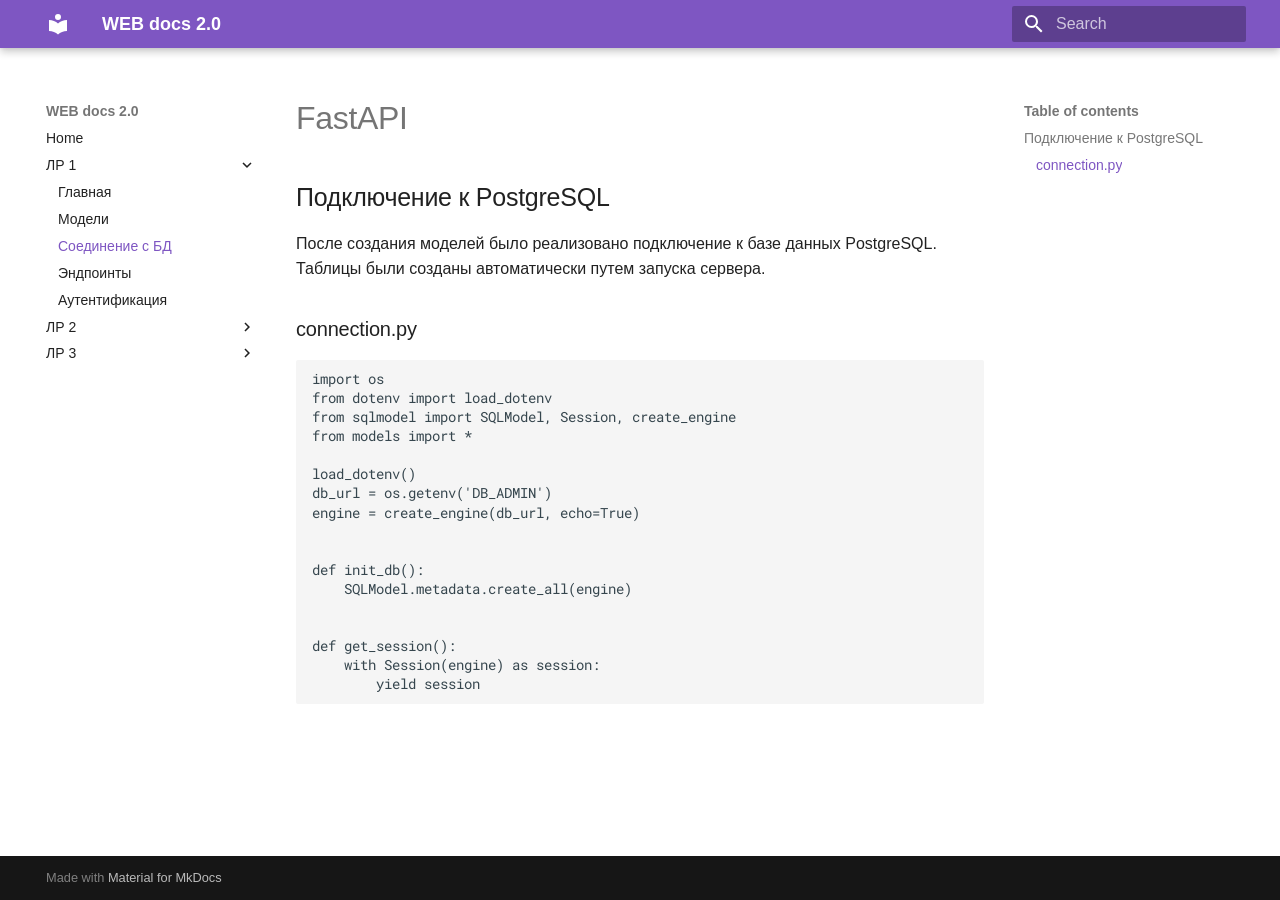
<file: lab_1/connection/index.html>
<!doctype html>
<html lang="en" class="no-js">
  <head>
    
      <meta charset="utf-8">
      <meta name="viewport" content="width=device-width,initial-scale=1">
      
      
      
      
        <link rel="prev" href="../models/">
      
      
        <link rel="next" href="../endpoints/">
      
      
      <link rel="icon" href="../../assets/images/favicon.png">
      <meta name="generator" content="mkdocs-1.6.1, mkdocs-material-9.6.11">
    
    
      
        <title>Соединение с БД - WEB docs 2.0</title>
      
    
    
      <link rel="stylesheet" href="../../assets/stylesheets/main.4af4bdda.min.css">
      
        
        <link rel="stylesheet" href="../../assets/stylesheets/palette.06af60db.min.css">
      
      


    
    
      
    
    
      
        
        
        <link rel="preconnect" href="https://fonts.gstatic.com" crossorigin>
        <link rel="stylesheet" href="https://fonts.googleapis.com/css?family=Arial:300,300i,400,400i,700,700i%7CRoboto+Mono:400,400i,700,700i&display=fallback">
        <style>:root{--md-text-font:"Arial";--md-code-font:"Roboto Mono"}</style>
      
    
    
      <link rel="stylesheet" href="../../stylesheets/custom.css">
    
    <script>__md_scope=new URL("../..",location),__md_hash=e=>[...e].reduce(((e,_)=>(e<<5)-e+_.charCodeAt(0)),0),__md_get=(e,_=localStorage,t=__md_scope)=>JSON.parse(_.getItem(t.pathname+"."+e)),__md_set=(e,_,t=localStorage,a=__md_scope)=>{try{t.setItem(a.pathname+"."+e,JSON.stringify(_))}catch(e){}}</script>
    
      

    
    
    
  </head>
  
  
    
    
    
    
    
    <body dir="ltr" data-md-color-scheme="default" data-md-color-primary="deep-purple" data-md-color-accent="deep-purple">
  
    
    <input class="md-toggle" data-md-toggle="drawer" type="checkbox" id="__drawer" autocomplete="off">
    <input class="md-toggle" data-md-toggle="search" type="checkbox" id="__search" autocomplete="off">
    <label class="md-overlay" for="__drawer"></label>
    <div data-md-component="skip">
      
        
        <a href="#fastapi" class="md-skip">
          Skip to content
        </a>
      
    </div>
    <div data-md-component="announce">
      
    </div>
    
    
      

  

<header class="md-header md-header--shadow" data-md-component="header">
  <nav class="md-header__inner md-grid" aria-label="Header">
    <a href="../.." title="WEB docs 2.0" class="md-header__button md-logo" aria-label="WEB docs 2.0" data-md-component="logo">
      
  
  <svg xmlns="http://www.w3.org/2000/svg" viewBox="0 0 24 24"><path d="M12 8a3 3 0 0 0 3-3 3 3 0 0 0-3-3 3 3 0 0 0-3 3 3 3 0 0 0 3 3m0 3.54C9.64 9.35 6.5 8 3 8v11c3.5 0 6.64 1.35 9 3.54 2.36-2.19 5.5-3.54 9-3.54V8c-3.5 0-6.64 1.35-9 3.54"/></svg>

    </a>
    <label class="md-header__button md-icon" for="__drawer">
      
      <svg xmlns="http://www.w3.org/2000/svg" viewBox="0 0 24 24"><path d="M3 6h18v2H3zm0 5h18v2H3zm0 5h18v2H3z"/></svg>
    </label>
    <div class="md-header__title" data-md-component="header-title">
      <div class="md-header__ellipsis">
        <div class="md-header__topic">
          <span class="md-ellipsis">
            WEB docs 2.0
          </span>
        </div>
        <div class="md-header__topic" data-md-component="header-topic">
          <span class="md-ellipsis">
            
              Соединение с БД
            
          </span>
        </div>
      </div>
    </div>
    
      
    
    
    
    
      
      
        <label class="md-header__button md-icon" for="__search">
          
          <svg xmlns="http://www.w3.org/2000/svg" viewBox="0 0 24 24"><path d="M9.5 3A6.5 6.5 0 0 1 16 9.5c0 1.61-.59 3.09-1.56 4.23l.27.27h.79l5 5-1.5 1.5-5-5v-.79l-.27-.27A6.52 6.52 0 0 1 9.5 16 6.5 6.5 0 0 1 3 9.5 6.5 6.5 0 0 1 9.5 3m0 2C7 5 5 7 5 9.5S7 14 9.5 14 14 12 14 9.5 12 5 9.5 5"/></svg>
        </label>
        <div class="md-search" data-md-component="search" role="dialog">
  <label class="md-search__overlay" for="__search"></label>
  <div class="md-search__inner" role="search">
    <form class="md-search__form" name="search">
      <input type="text" class="md-search__input" name="query" aria-label="Search" placeholder="Search" autocapitalize="off" autocorrect="off" autocomplete="off" spellcheck="false" data-md-component="search-query" required>
      <label class="md-search__icon md-icon" for="__search">
        
        <svg xmlns="http://www.w3.org/2000/svg" viewBox="0 0 24 24"><path d="M9.5 3A6.5 6.5 0 0 1 16 9.5c0 1.61-.59 3.09-1.56 4.23l.27.27h.79l5 5-1.5 1.5-5-5v-.79l-.27-.27A6.52 6.52 0 0 1 9.5 16 6.5 6.5 0 0 1 3 9.5 6.5 6.5 0 0 1 9.5 3m0 2C7 5 5 7 5 9.5S7 14 9.5 14 14 12 14 9.5 12 5 9.5 5"/></svg>
        
        <svg xmlns="http://www.w3.org/2000/svg" viewBox="0 0 24 24"><path d="M20 11v2H8l5.5 5.5-1.42 1.42L4.16 12l7.92-7.92L13.5 5.5 8 11z"/></svg>
      </label>
      <nav class="md-search__options" aria-label="Search">
        
        <button type="reset" class="md-search__icon md-icon" title="Clear" aria-label="Clear" tabindex="-1">
          
          <svg xmlns="http://www.w3.org/2000/svg" viewBox="0 0 24 24"><path d="M19 6.41 17.59 5 12 10.59 6.41 5 5 6.41 10.59 12 5 17.59 6.41 19 12 13.41 17.59 19 19 17.59 13.41 12z"/></svg>
        </button>
      </nav>
      
    </form>
    <div class="md-search__output">
      <div class="md-search__scrollwrap" tabindex="0" data-md-scrollfix>
        <div class="md-search-result" data-md-component="search-result">
          <div class="md-search-result__meta">
            Initializing search
          </div>
          <ol class="md-search-result__list" role="presentation"></ol>
        </div>
      </div>
    </div>
  </div>
</div>
      
    
    
  </nav>
  
</header>
    
    <div class="md-container" data-md-component="container">
      
      
        
          
        
      
      <main class="md-main" data-md-component="main">
        <div class="md-main__inner md-grid">
          
            
              
              <div class="md-sidebar md-sidebar--primary" data-md-component="sidebar" data-md-type="navigation" >
                <div class="md-sidebar__scrollwrap">
                  <div class="md-sidebar__inner">
                    



<nav class="md-nav md-nav--primary" aria-label="Navigation" data-md-level="0">
  <label class="md-nav__title" for="__drawer">
    <a href="../.." title="WEB docs 2.0" class="md-nav__button md-logo" aria-label="WEB docs 2.0" data-md-component="logo">
      
  
  <svg xmlns="http://www.w3.org/2000/svg" viewBox="0 0 24 24"><path d="M12 8a3 3 0 0 0 3-3 3 3 0 0 0-3-3 3 3 0 0 0-3 3 3 3 0 0 0 3 3m0 3.54C9.64 9.35 6.5 8 3 8v11c3.5 0 6.64 1.35 9 3.54 2.36-2.19 5.5-3.54 9-3.54V8c-3.5 0-6.64 1.35-9 3.54"/></svg>

    </a>
    WEB docs 2.0
  </label>
  
  <ul class="md-nav__list" data-md-scrollfix>
    
      
      
  
  
  
  
    <li class="md-nav__item">
      <a href="../.." class="md-nav__link">
        
  
  
  <span class="md-ellipsis">
    Home
    
  </span>
  

      </a>
    </li>
  

    
      
      
  
  
    
  
  
  
    
    
    
    
    
    <li class="md-nav__item md-nav__item--active md-nav__item--nested">
      
        
        
        <input class="md-nav__toggle md-toggle " type="checkbox" id="__nav_2" checked>
        
          
          <label class="md-nav__link" for="__nav_2" id="__nav_2_label" tabindex="0">
            
  
  
  <span class="md-ellipsis">
    ЛР 1
    
  </span>
  

            <span class="md-nav__icon md-icon"></span>
          </label>
        
        <nav class="md-nav" data-md-level="1" aria-labelledby="__nav_2_label" aria-expanded="true">
          <label class="md-nav__title" for="__nav_2">
            <span class="md-nav__icon md-icon"></span>
            ЛР 1
          </label>
          <ul class="md-nav__list" data-md-scrollfix>
            
              
                
  
  
  
  
    <li class="md-nav__item">
      <a href="../title/" class="md-nav__link">
        
  
  
  <span class="md-ellipsis">
    Главная
    
  </span>
  

      </a>
    </li>
  

              
            
              
                
  
  
  
  
    <li class="md-nav__item">
      <a href="../models/" class="md-nav__link">
        
  
  
  <span class="md-ellipsis">
    Модели
    
  </span>
  

      </a>
    </li>
  

              
            
              
                
  
  
    
  
  
  
    <li class="md-nav__item md-nav__item--active">
      
      <input class="md-nav__toggle md-toggle" type="checkbox" id="__toc">
      
      
        
      
      
        <label class="md-nav__link md-nav__link--active" for="__toc">
          
  
  
  <span class="md-ellipsis">
    Соединение с БД
    
  </span>
  

          <span class="md-nav__icon md-icon"></span>
        </label>
      
      <a href="./" class="md-nav__link md-nav__link--active">
        
  
  
  <span class="md-ellipsis">
    Соединение с БД
    
  </span>
  

      </a>
      
        

<nav class="md-nav md-nav--secondary" aria-label="Table of contents">
  
  
  
    
  
  
    <label class="md-nav__title" for="__toc">
      <span class="md-nav__icon md-icon"></span>
      Table of contents
    </label>
    <ul class="md-nav__list" data-md-component="toc" data-md-scrollfix>
      
        <li class="md-nav__item">
  <a href="#postgresql" class="md-nav__link">
    <span class="md-ellipsis">
      Подключение к PostgreSQL
    </span>
  </a>
  
    <nav class="md-nav" aria-label="Подключение к PostgreSQL">
      <ul class="md-nav__list">
        
          <li class="md-nav__item">
  <a href="#connectionpy" class="md-nav__link">
    <span class="md-ellipsis">
      connection.py
    </span>
  </a>
  
</li>
        
      </ul>
    </nav>
  
</li>
      
    </ul>
  
</nav>
      
    </li>
  

              
            
              
                
  
  
  
  
    <li class="md-nav__item">
      <a href="../endpoints/" class="md-nav__link">
        
  
  
  <span class="md-ellipsis">
    Эндпоинты
    
  </span>
  

      </a>
    </li>
  

              
            
              
                
  
  
  
  
    <li class="md-nav__item">
      <a href="../auth/" class="md-nav__link">
        
  
  
  <span class="md-ellipsis">
    Аутентификация
    
  </span>
  

      </a>
    </li>
  

              
            
          </ul>
        </nav>
      
    </li>
  

    
      
      
  
  
  
  
    
    
    
    
    
    <li class="md-nav__item md-nav__item--nested">
      
        
        
        <input class="md-nav__toggle md-toggle " type="checkbox" id="__nav_3" >
        
          
          <label class="md-nav__link" for="__nav_3" id="__nav_3_label" tabindex="0">
            
  
  
  <span class="md-ellipsis">
    ЛР 2
    
  </span>
  

            <span class="md-nav__icon md-icon"></span>
          </label>
        
        <nav class="md-nav" data-md-level="1" aria-labelledby="__nav_3_label" aria-expanded="false">
          <label class="md-nav__title" for="__nav_3">
            <span class="md-nav__icon md-icon"></span>
            ЛР 2
          </label>
          <ul class="md-nav__list" data-md-scrollfix>
            
              
                
  
  
  
  
    <li class="md-nav__item">
      <a href="../../lab_2/title/" class="md-nav__link">
        
  
  
  <span class="md-ellipsis">
    Главная
    
  </span>
  

      </a>
    </li>
  

              
            
              
                
  
  
  
  
    <li class="md-nav__item">
      <a href="../../lab_2/task_1/" class="md-nav__link">
        
  
  
  <span class="md-ellipsis">
    Задача 1
    
  </span>
  

      </a>
    </li>
  

              
            
              
                
  
  
  
  
    <li class="md-nav__item">
      <a href="../../lab_2/task_2/" class="md-nav__link">
        
  
  
  <span class="md-ellipsis">
    Задача 2
    
  </span>
  

      </a>
    </li>
  

              
            
          </ul>
        </nav>
      
    </li>
  

    
      
      
  
  
  
  
    
    
    
    
    
    <li class="md-nav__item md-nav__item--nested">
      
        
        
        <input class="md-nav__toggle md-toggle " type="checkbox" id="__nav_4" >
        
          
          <label class="md-nav__link" for="__nav_4" id="__nav_4_label" tabindex="0">
            
  
  
  <span class="md-ellipsis">
    ЛР 3
    
  </span>
  

            <span class="md-nav__icon md-icon"></span>
          </label>
        
        <nav class="md-nav" data-md-level="1" aria-labelledby="__nav_4_label" aria-expanded="false">
          <label class="md-nav__title" for="__nav_4">
            <span class="md-nav__icon md-icon"></span>
            ЛР 3
          </label>
          <ul class="md-nav__list" data-md-scrollfix>
            
              
                
  
  
  
  
    <li class="md-nav__item">
      <a href="../../lab_3/title/" class="md-nav__link">
        
  
  
  <span class="md-ellipsis">
    Главная
    
  </span>
  

      </a>
    </li>
  

              
            
              
                
  
  
  
  
    <li class="md-nav__item">
      <a href="../../lab_3/task/" class="md-nav__link">
        
  
  
  <span class="md-ellipsis">
    Ход работы
    
  </span>
  

      </a>
    </li>
  

              
            
          </ul>
        </nav>
      
    </li>
  

    
  </ul>
</nav>
                  </div>
                </div>
              </div>
            
            
              
              <div class="md-sidebar md-sidebar--secondary" data-md-component="sidebar" data-md-type="toc" >
                <div class="md-sidebar__scrollwrap">
                  <div class="md-sidebar__inner">
                    

<nav class="md-nav md-nav--secondary" aria-label="Table of contents">
  
  
  
    
  
  
    <label class="md-nav__title" for="__toc">
      <span class="md-nav__icon md-icon"></span>
      Table of contents
    </label>
    <ul class="md-nav__list" data-md-component="toc" data-md-scrollfix>
      
        <li class="md-nav__item">
  <a href="#postgresql" class="md-nav__link">
    <span class="md-ellipsis">
      Подключение к PostgreSQL
    </span>
  </a>
  
    <nav class="md-nav" aria-label="Подключение к PostgreSQL">
      <ul class="md-nav__list">
        
          <li class="md-nav__item">
  <a href="#connectionpy" class="md-nav__link">
    <span class="md-ellipsis">
      connection.py
    </span>
  </a>
  
</li>
        
      </ul>
    </nav>
  
</li>
      
    </ul>
  
</nav>
                  </div>
                </div>
              </div>
            
          
          
            <div class="md-content" data-md-component="content">
              <article class="md-content__inner md-typeset">
                
                  



<h1 id="fastapi">FastAPI</h1>
<h2 id="postgresql">Подключение к PostgreSQL</h2>
<p>После создания моделей было реализовано подключение к базе данных PostgreSQL. 
Таблицы были созданы автоматически путем запуска сервера.</p>
<h3 id="connectionpy">connection.py</h3>
<pre><code class="language-python">import os
from dotenv import load_dotenv
from sqlmodel import SQLModel, Session, create_engine
from models import *

load_dotenv()
db_url = os.getenv('DB_ADMIN')
engine = create_engine(db_url, echo=True)


def init_db():
    SQLModel.metadata.create_all(engine)


def get_session():
    with Session(engine) as session:
        yield session
</code></pre>












                
              </article>
            </div>
          
          
<script>var target=document.getElementById(location.hash.slice(1));target&&target.name&&(target.checked=target.name.startsWith("__tabbed_"))</script>
        </div>
        
      </main>
      
        <footer class="md-footer">
  
  <div class="md-footer-meta md-typeset">
    <div class="md-footer-meta__inner md-grid">
      <div class="md-copyright">
  
  
    Made with
    <a href="https://squidfunk.github.io/mkdocs-material/" target="_blank" rel="noopener">
      Material for MkDocs
    </a>
  
</div>
      
    </div>
  </div>
</footer>
      
    </div>
    <div class="md-dialog" data-md-component="dialog">
      <div class="md-dialog__inner md-typeset"></div>
    </div>
    
    
    
      
      <script id="__config" type="application/json">{"base": "../..", "features": [], "search": "../../assets/javascripts/workers/search.f8cc74c7.min.js", "tags": null, "translations": {"clipboard.copied": "Copied to clipboard", "clipboard.copy": "Copy to clipboard", "search.result.more.one": "1 more on this page", "search.result.more.other": "# more on this page", "search.result.none": "No matching documents", "search.result.one": "1 matching document", "search.result.other": "# matching documents", "search.result.placeholder": "Type to start searching", "search.result.term.missing": "Missing", "select.version": "Select version"}, "version": null}</script>
    
    
      <script src="../../assets/javascripts/bundle.c8b220af.min.js"></script>
      
    
  </body>
</html>
</file>
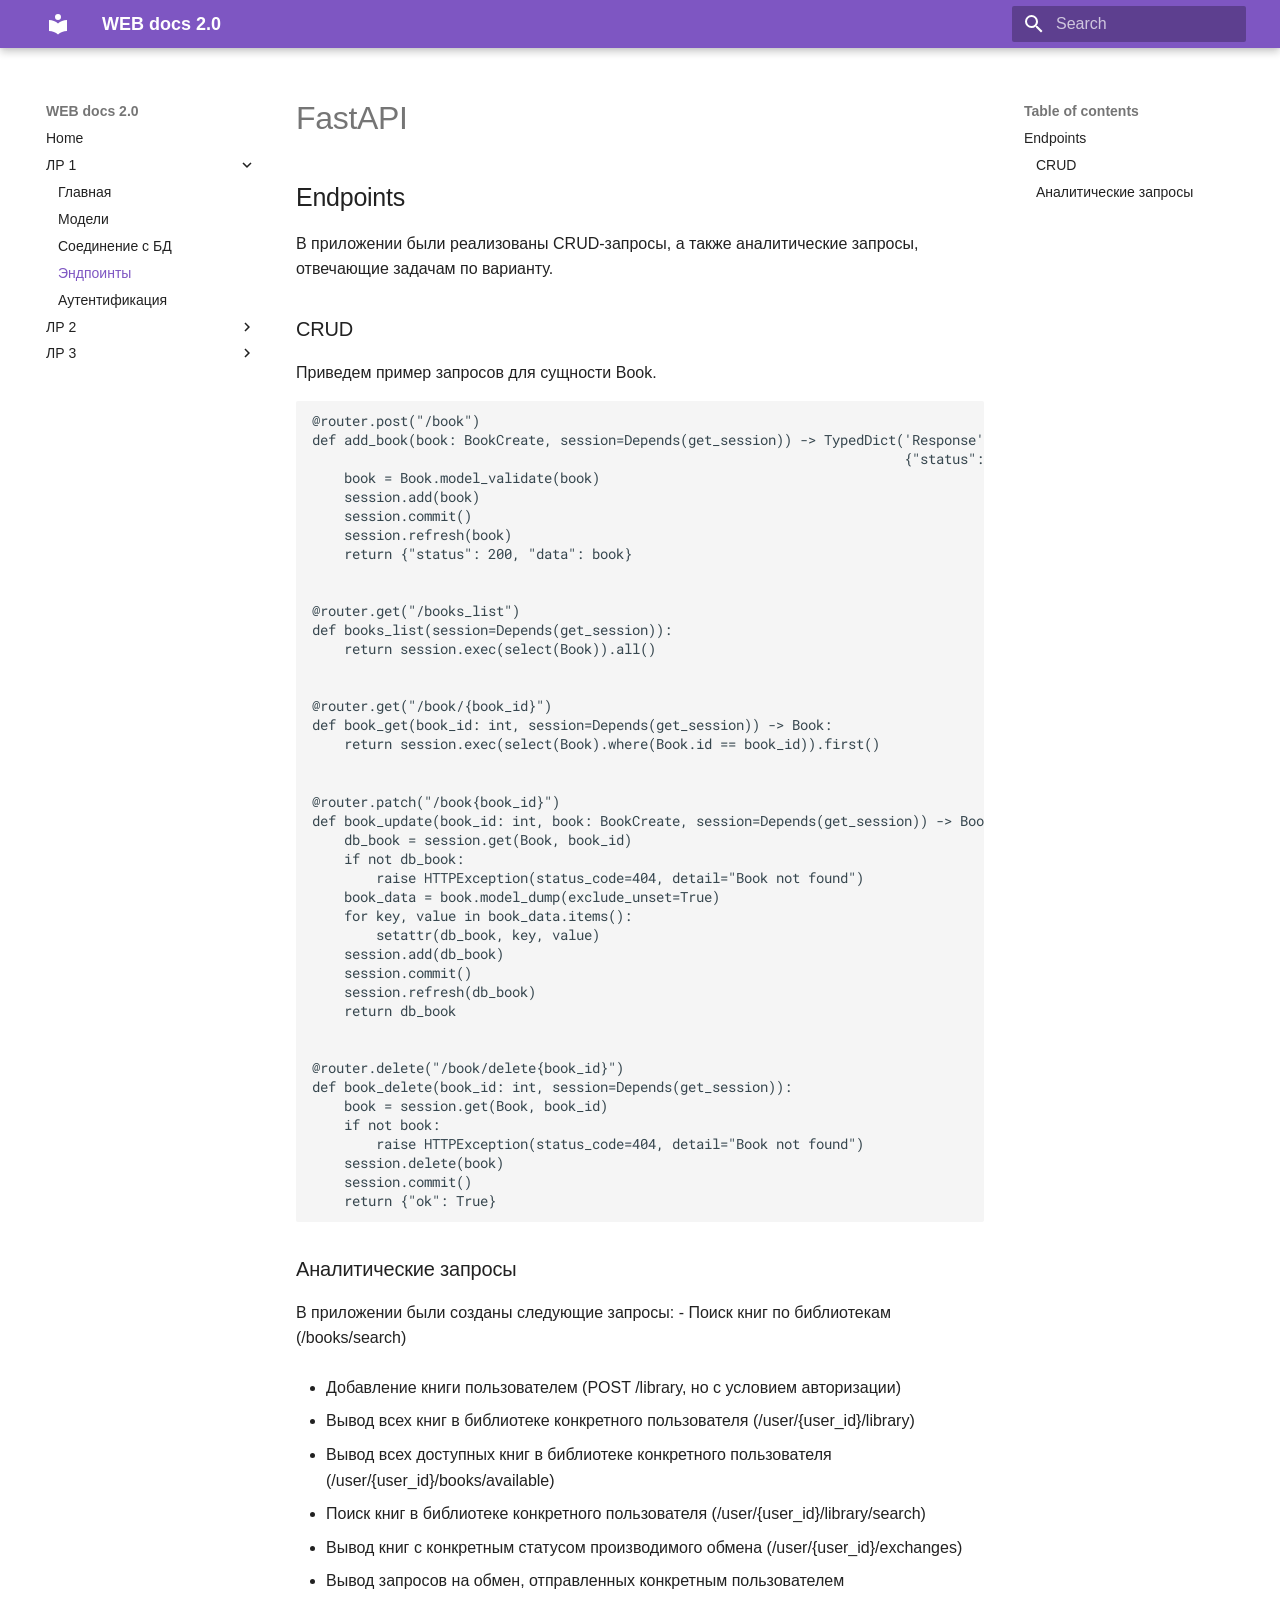
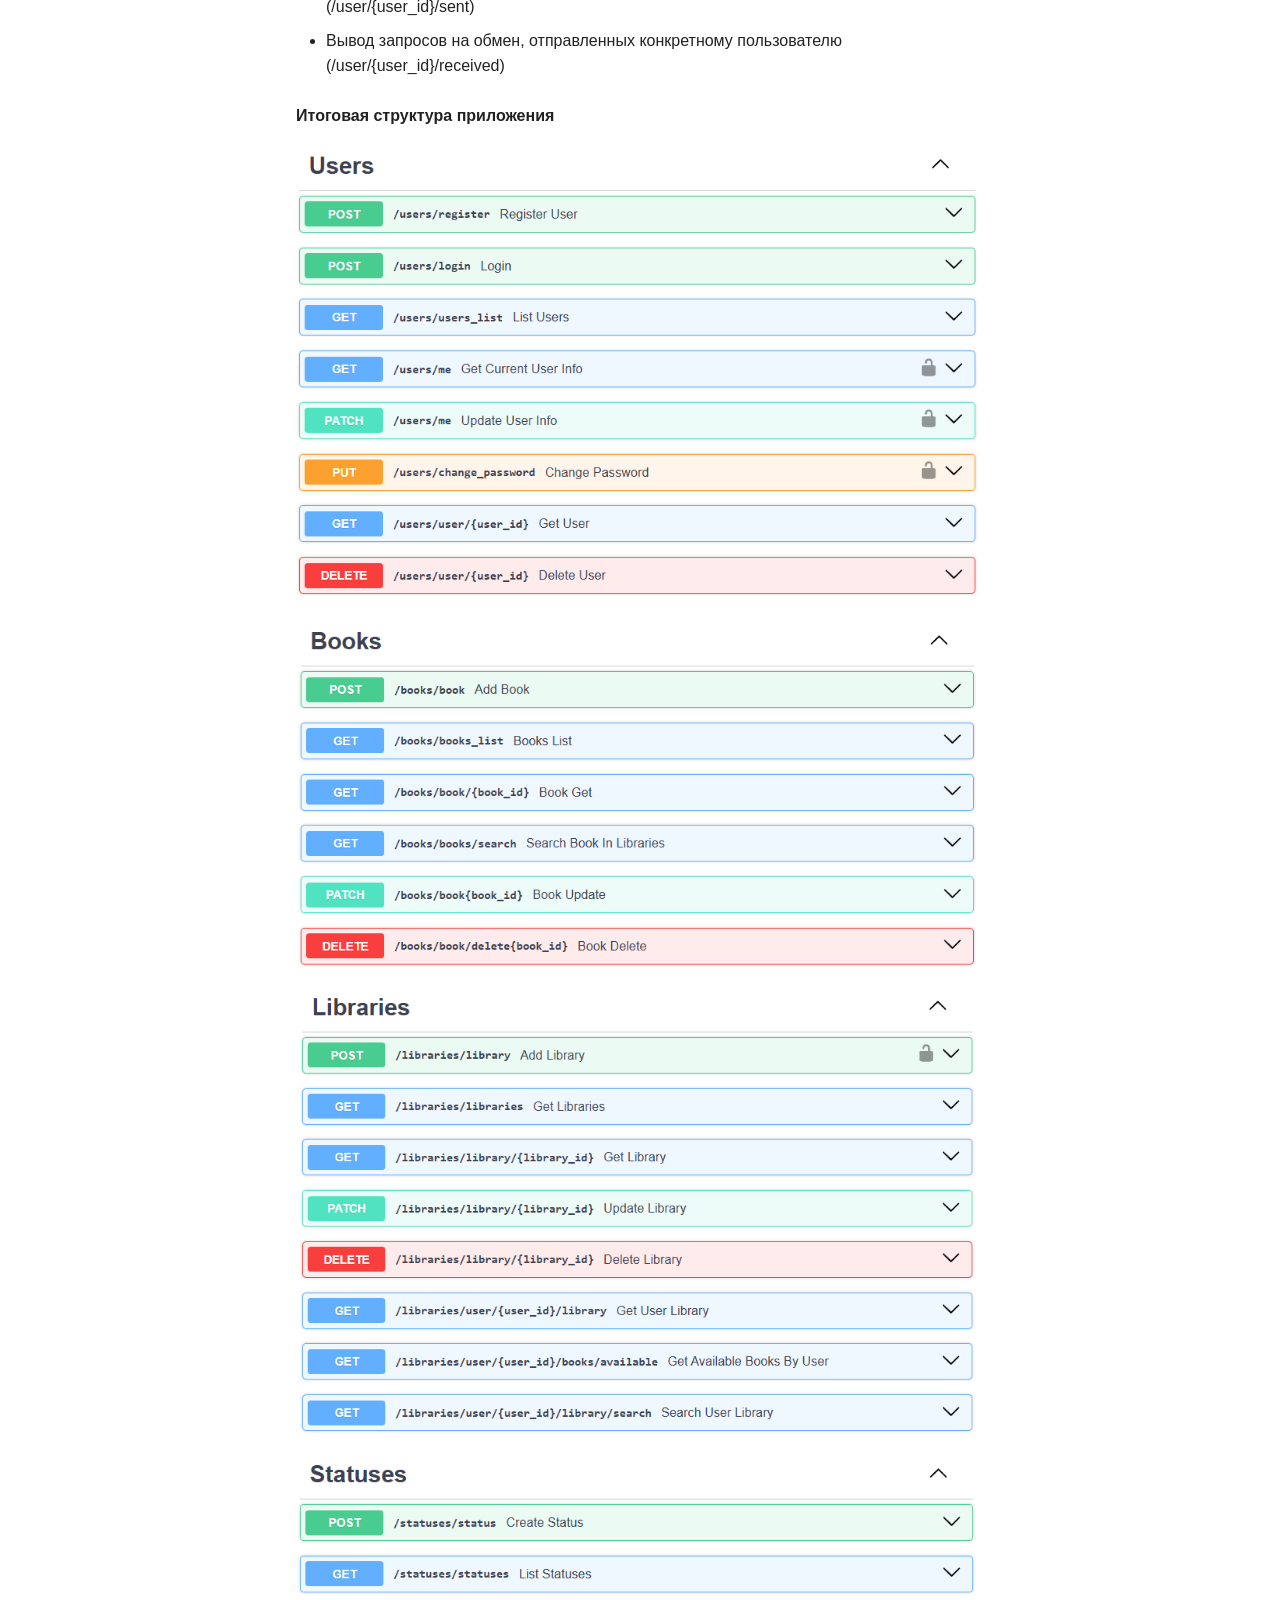
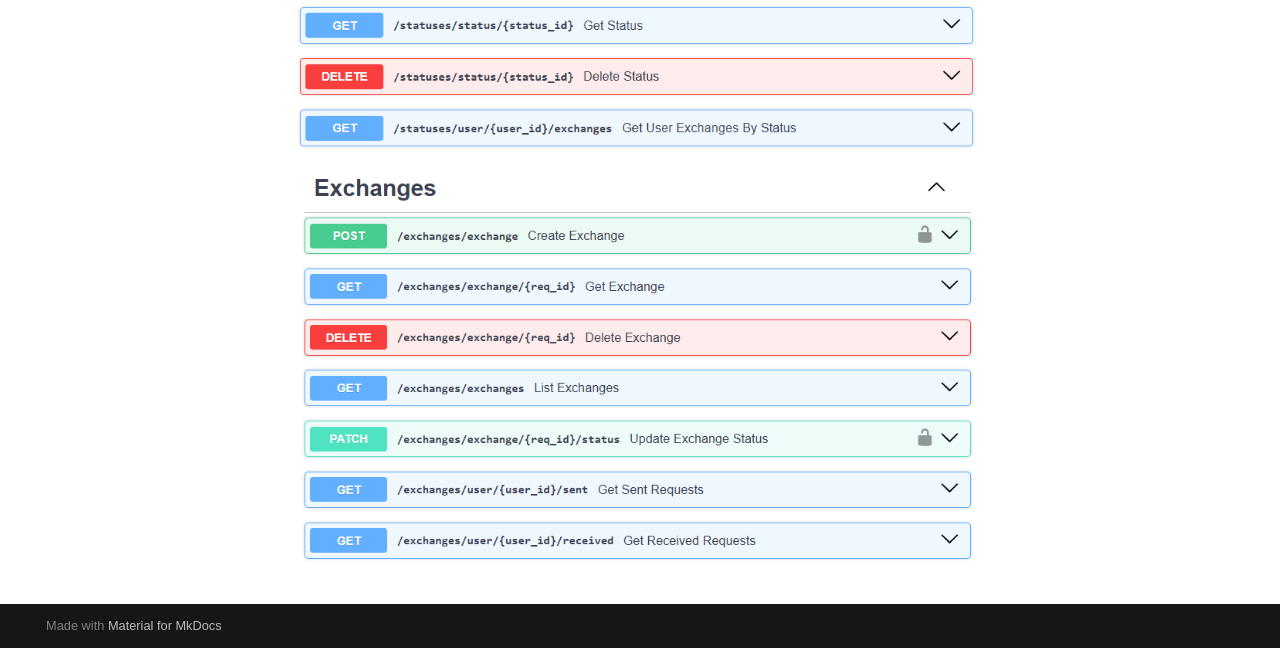
<file: lab_1/endpoints/index.html>
<!doctype html>
<html lang="en" class="no-js">
  <head>
    
      <meta charset="utf-8">
      <meta name="viewport" content="width=device-width,initial-scale=1">
      
      
      
      
        <link rel="prev" href="../connection/">
      
      
        <link rel="next" href="../auth/">
      
      
      <link rel="icon" href="../../assets/images/favicon.png">
      <meta name="generator" content="mkdocs-1.6.1, mkdocs-material-9.6.11">
    
    
      
        <title>Эндпоинты - WEB docs 2.0</title>
      
    
    
      <link rel="stylesheet" href="../../assets/stylesheets/main.4af4bdda.min.css">
      
        
        <link rel="stylesheet" href="../../assets/stylesheets/palette.06af60db.min.css">
      
      


    
    
      
    
    
      
        
        
        <link rel="preconnect" href="https://fonts.gstatic.com" crossorigin>
        <link rel="stylesheet" href="https://fonts.googleapis.com/css?family=Arial:300,300i,400,400i,700,700i%7CRoboto+Mono:400,400i,700,700i&display=fallback">
        <style>:root{--md-text-font:"Arial";--md-code-font:"Roboto Mono"}</style>
      
    
    
      <link rel="stylesheet" href="../../stylesheets/custom.css">
    
    <script>__md_scope=new URL("../..",location),__md_hash=e=>[...e].reduce(((e,_)=>(e<<5)-e+_.charCodeAt(0)),0),__md_get=(e,_=localStorage,t=__md_scope)=>JSON.parse(_.getItem(t.pathname+"."+e)),__md_set=(e,_,t=localStorage,a=__md_scope)=>{try{t.setItem(a.pathname+"."+e,JSON.stringify(_))}catch(e){}}</script>
    
      

    
    
    
  </head>
  
  
    
    
    
    
    
    <body dir="ltr" data-md-color-scheme="default" data-md-color-primary="deep-purple" data-md-color-accent="deep-purple">
  
    
    <input class="md-toggle" data-md-toggle="drawer" type="checkbox" id="__drawer" autocomplete="off">
    <input class="md-toggle" data-md-toggle="search" type="checkbox" id="__search" autocomplete="off">
    <label class="md-overlay" for="__drawer"></label>
    <div data-md-component="skip">
      
        
        <a href="#fastapi" class="md-skip">
          Skip to content
        </a>
      
    </div>
    <div data-md-component="announce">
      
    </div>
    
    
      

  

<header class="md-header md-header--shadow" data-md-component="header">
  <nav class="md-header__inner md-grid" aria-label="Header">
    <a href="../.." title="WEB docs 2.0" class="md-header__button md-logo" aria-label="WEB docs 2.0" data-md-component="logo">
      
  
  <svg xmlns="http://www.w3.org/2000/svg" viewBox="0 0 24 24"><path d="M12 8a3 3 0 0 0 3-3 3 3 0 0 0-3-3 3 3 0 0 0-3 3 3 3 0 0 0 3 3m0 3.54C9.64 9.35 6.5 8 3 8v11c3.5 0 6.64 1.35 9 3.54 2.36-2.19 5.5-3.54 9-3.54V8c-3.5 0-6.64 1.35-9 3.54"/></svg>

    </a>
    <label class="md-header__button md-icon" for="__drawer">
      
      <svg xmlns="http://www.w3.org/2000/svg" viewBox="0 0 24 24"><path d="M3 6h18v2H3zm0 5h18v2H3zm0 5h18v2H3z"/></svg>
    </label>
    <div class="md-header__title" data-md-component="header-title">
      <div class="md-header__ellipsis">
        <div class="md-header__topic">
          <span class="md-ellipsis">
            WEB docs 2.0
          </span>
        </div>
        <div class="md-header__topic" data-md-component="header-topic">
          <span class="md-ellipsis">
            
              Эндпоинты
            
          </span>
        </div>
      </div>
    </div>
    
      
    
    
    
    
      
      
        <label class="md-header__button md-icon" for="__search">
          
          <svg xmlns="http://www.w3.org/2000/svg" viewBox="0 0 24 24"><path d="M9.5 3A6.5 6.5 0 0 1 16 9.5c0 1.61-.59 3.09-1.56 4.23l.27.27h.79l5 5-1.5 1.5-5-5v-.79l-.27-.27A6.52 6.52 0 0 1 9.5 16 6.5 6.5 0 0 1 3 9.5 6.5 6.5 0 0 1 9.5 3m0 2C7 5 5 7 5 9.5S7 14 9.5 14 14 12 14 9.5 12 5 9.5 5"/></svg>
        </label>
        <div class="md-search" data-md-component="search" role="dialog">
  <label class="md-search__overlay" for="__search"></label>
  <div class="md-search__inner" role="search">
    <form class="md-search__form" name="search">
      <input type="text" class="md-search__input" name="query" aria-label="Search" placeholder="Search" autocapitalize="off" autocorrect="off" autocomplete="off" spellcheck="false" data-md-component="search-query" required>
      <label class="md-search__icon md-icon" for="__search">
        
        <svg xmlns="http://www.w3.org/2000/svg" viewBox="0 0 24 24"><path d="M9.5 3A6.5 6.5 0 0 1 16 9.5c0 1.61-.59 3.09-1.56 4.23l.27.27h.79l5 5-1.5 1.5-5-5v-.79l-.27-.27A6.52 6.52 0 0 1 9.5 16 6.5 6.5 0 0 1 3 9.5 6.5 6.5 0 0 1 9.5 3m0 2C7 5 5 7 5 9.5S7 14 9.5 14 14 12 14 9.5 12 5 9.5 5"/></svg>
        
        <svg xmlns="http://www.w3.org/2000/svg" viewBox="0 0 24 24"><path d="M20 11v2H8l5.5 5.5-1.42 1.42L4.16 12l7.92-7.92L13.5 5.5 8 11z"/></svg>
      </label>
      <nav class="md-search__options" aria-label="Search">
        
        <button type="reset" class="md-search__icon md-icon" title="Clear" aria-label="Clear" tabindex="-1">
          
          <svg xmlns="http://www.w3.org/2000/svg" viewBox="0 0 24 24"><path d="M19 6.41 17.59 5 12 10.59 6.41 5 5 6.41 10.59 12 5 17.59 6.41 19 12 13.41 17.59 19 19 17.59 13.41 12z"/></svg>
        </button>
      </nav>
      
    </form>
    <div class="md-search__output">
      <div class="md-search__scrollwrap" tabindex="0" data-md-scrollfix>
        <div class="md-search-result" data-md-component="search-result">
          <div class="md-search-result__meta">
            Initializing search
          </div>
          <ol class="md-search-result__list" role="presentation"></ol>
        </div>
      </div>
    </div>
  </div>
</div>
      
    
    
  </nav>
  
</header>
    
    <div class="md-container" data-md-component="container">
      
      
        
          
        
      
      <main class="md-main" data-md-component="main">
        <div class="md-main__inner md-grid">
          
            
              
              <div class="md-sidebar md-sidebar--primary" data-md-component="sidebar" data-md-type="navigation" >
                <div class="md-sidebar__scrollwrap">
                  <div class="md-sidebar__inner">
                    



<nav class="md-nav md-nav--primary" aria-label="Navigation" data-md-level="0">
  <label class="md-nav__title" for="__drawer">
    <a href="../.." title="WEB docs 2.0" class="md-nav__button md-logo" aria-label="WEB docs 2.0" data-md-component="logo">
      
  
  <svg xmlns="http://www.w3.org/2000/svg" viewBox="0 0 24 24"><path d="M12 8a3 3 0 0 0 3-3 3 3 0 0 0-3-3 3 3 0 0 0-3 3 3 3 0 0 0 3 3m0 3.54C9.64 9.35 6.5 8 3 8v11c3.5 0 6.64 1.35 9 3.54 2.36-2.19 5.5-3.54 9-3.54V8c-3.5 0-6.64 1.35-9 3.54"/></svg>

    </a>
    WEB docs 2.0
  </label>
  
  <ul class="md-nav__list" data-md-scrollfix>
    
      
      
  
  
  
  
    <li class="md-nav__item">
      <a href="../.." class="md-nav__link">
        
  
  
  <span class="md-ellipsis">
    Home
    
  </span>
  

      </a>
    </li>
  

    
      
      
  
  
    
  
  
  
    
    
    
    
    
    <li class="md-nav__item md-nav__item--active md-nav__item--nested">
      
        
        
        <input class="md-nav__toggle md-toggle " type="checkbox" id="__nav_2" checked>
        
          
          <label class="md-nav__link" for="__nav_2" id="__nav_2_label" tabindex="0">
            
  
  
  <span class="md-ellipsis">
    ЛР 1
    
  </span>
  

            <span class="md-nav__icon md-icon"></span>
          </label>
        
        <nav class="md-nav" data-md-level="1" aria-labelledby="__nav_2_label" aria-expanded="true">
          <label class="md-nav__title" for="__nav_2">
            <span class="md-nav__icon md-icon"></span>
            ЛР 1
          </label>
          <ul class="md-nav__list" data-md-scrollfix>
            
              
                
  
  
  
  
    <li class="md-nav__item">
      <a href="../title/" class="md-nav__link">
        
  
  
  <span class="md-ellipsis">
    Главная
    
  </span>
  

      </a>
    </li>
  

              
            
              
                
  
  
  
  
    <li class="md-nav__item">
      <a href="../models/" class="md-nav__link">
        
  
  
  <span class="md-ellipsis">
    Модели
    
  </span>
  

      </a>
    </li>
  

              
            
              
                
  
  
  
  
    <li class="md-nav__item">
      <a href="../connection/" class="md-nav__link">
        
  
  
  <span class="md-ellipsis">
    Соединение с БД
    
  </span>
  

      </a>
    </li>
  

              
            
              
                
  
  
    
  
  
  
    <li class="md-nav__item md-nav__item--active">
      
      <input class="md-nav__toggle md-toggle" type="checkbox" id="__toc">
      
      
        
      
      
        <label class="md-nav__link md-nav__link--active" for="__toc">
          
  
  
  <span class="md-ellipsis">
    Эндпоинты
    
  </span>
  

          <span class="md-nav__icon md-icon"></span>
        </label>
      
      <a href="./" class="md-nav__link md-nav__link--active">
        
  
  
  <span class="md-ellipsis">
    Эндпоинты
    
  </span>
  

      </a>
      
        

<nav class="md-nav md-nav--secondary" aria-label="Table of contents">
  
  
  
    
  
  
    <label class="md-nav__title" for="__toc">
      <span class="md-nav__icon md-icon"></span>
      Table of contents
    </label>
    <ul class="md-nav__list" data-md-component="toc" data-md-scrollfix>
      
        <li class="md-nav__item">
  <a href="#endpoints" class="md-nav__link">
    <span class="md-ellipsis">
      Endpoints
    </span>
  </a>
  
    <nav class="md-nav" aria-label="Endpoints">
      <ul class="md-nav__list">
        
          <li class="md-nav__item">
  <a href="#crud" class="md-nav__link">
    <span class="md-ellipsis">
      CRUD
    </span>
  </a>
  
</li>
        
          <li class="md-nav__item">
  <a href="#_1" class="md-nav__link">
    <span class="md-ellipsis">
      Аналитические запросы
    </span>
  </a>
  
</li>
        
      </ul>
    </nav>
  
</li>
      
    </ul>
  
</nav>
      
    </li>
  

              
            
              
                
  
  
  
  
    <li class="md-nav__item">
      <a href="../auth/" class="md-nav__link">
        
  
  
  <span class="md-ellipsis">
    Аутентификация
    
  </span>
  

      </a>
    </li>
  

              
            
          </ul>
        </nav>
      
    </li>
  

    
      
      
  
  
  
  
    
    
    
    
    
    <li class="md-nav__item md-nav__item--nested">
      
        
        
        <input class="md-nav__toggle md-toggle " type="checkbox" id="__nav_3" >
        
          
          <label class="md-nav__link" for="__nav_3" id="__nav_3_label" tabindex="0">
            
  
  
  <span class="md-ellipsis">
    ЛР 2
    
  </span>
  

            <span class="md-nav__icon md-icon"></span>
          </label>
        
        <nav class="md-nav" data-md-level="1" aria-labelledby="__nav_3_label" aria-expanded="false">
          <label class="md-nav__title" for="__nav_3">
            <span class="md-nav__icon md-icon"></span>
            ЛР 2
          </label>
          <ul class="md-nav__list" data-md-scrollfix>
            
              
                
  
  
  
  
    <li class="md-nav__item">
      <a href="../../lab_2/title/" class="md-nav__link">
        
  
  
  <span class="md-ellipsis">
    Главная
    
  </span>
  

      </a>
    </li>
  

              
            
              
                
  
  
  
  
    <li class="md-nav__item">
      <a href="../../lab_2/task_1/" class="md-nav__link">
        
  
  
  <span class="md-ellipsis">
    Задача 1
    
  </span>
  

      </a>
    </li>
  

              
            
              
                
  
  
  
  
    <li class="md-nav__item">
      <a href="../../lab_2/task_2/" class="md-nav__link">
        
  
  
  <span class="md-ellipsis">
    Задача 2
    
  </span>
  

      </a>
    </li>
  

              
            
          </ul>
        </nav>
      
    </li>
  

    
      
      
  
  
  
  
    
    
    
    
    
    <li class="md-nav__item md-nav__item--nested">
      
        
        
        <input class="md-nav__toggle md-toggle " type="checkbox" id="__nav_4" >
        
          
          <label class="md-nav__link" for="__nav_4" id="__nav_4_label" tabindex="0">
            
  
  
  <span class="md-ellipsis">
    ЛР 3
    
  </span>
  

            <span class="md-nav__icon md-icon"></span>
          </label>
        
        <nav class="md-nav" data-md-level="1" aria-labelledby="__nav_4_label" aria-expanded="false">
          <label class="md-nav__title" for="__nav_4">
            <span class="md-nav__icon md-icon"></span>
            ЛР 3
          </label>
          <ul class="md-nav__list" data-md-scrollfix>
            
              
                
  
  
  
  
    <li class="md-nav__item">
      <a href="../../lab_3/title/" class="md-nav__link">
        
  
  
  <span class="md-ellipsis">
    Главная
    
  </span>
  

      </a>
    </li>
  

              
            
              
                
  
  
  
  
    <li class="md-nav__item">
      <a href="../../lab_3/task/" class="md-nav__link">
        
  
  
  <span class="md-ellipsis">
    Ход работы
    
  </span>
  

      </a>
    </li>
  

              
            
          </ul>
        </nav>
      
    </li>
  

    
  </ul>
</nav>
                  </div>
                </div>
              </div>
            
            
              
              <div class="md-sidebar md-sidebar--secondary" data-md-component="sidebar" data-md-type="toc" >
                <div class="md-sidebar__scrollwrap">
                  <div class="md-sidebar__inner">
                    

<nav class="md-nav md-nav--secondary" aria-label="Table of contents">
  
  
  
    
  
  
    <label class="md-nav__title" for="__toc">
      <span class="md-nav__icon md-icon"></span>
      Table of contents
    </label>
    <ul class="md-nav__list" data-md-component="toc" data-md-scrollfix>
      
        <li class="md-nav__item">
  <a href="#endpoints" class="md-nav__link">
    <span class="md-ellipsis">
      Endpoints
    </span>
  </a>
  
    <nav class="md-nav" aria-label="Endpoints">
      <ul class="md-nav__list">
        
          <li class="md-nav__item">
  <a href="#crud" class="md-nav__link">
    <span class="md-ellipsis">
      CRUD
    </span>
  </a>
  
</li>
        
          <li class="md-nav__item">
  <a href="#_1" class="md-nav__link">
    <span class="md-ellipsis">
      Аналитические запросы
    </span>
  </a>
  
</li>
        
      </ul>
    </nav>
  
</li>
      
    </ul>
  
</nav>
                  </div>
                </div>
              </div>
            
          
          
            <div class="md-content" data-md-component="content">
              <article class="md-content__inner md-typeset">
                
                  



<h1 id="fastapi">FastAPI</h1>
<h2 id="endpoints">Endpoints</h2>
<p>В приложении были реализованы CRUD-запросы, а также аналитические запросы, отвечающие задачам по варианту.</p>
<h3 id="crud">CRUD</h3>
<p>Приведем пример запросов для сущности Book. </p>
<pre><code class="language-python">@router.post(&quot;/book&quot;)
def add_book(book: BookCreate, session=Depends(get_session)) -&gt; TypedDict('Response',
                                                                          {&quot;status&quot;: int, &quot;data&quot;: BookCreate}):
    book = Book.model_validate(book)
    session.add(book)
    session.commit()
    session.refresh(book)
    return {&quot;status&quot;: 200, &quot;data&quot;: book}


@router.get(&quot;/books_list&quot;)
def books_list(session=Depends(get_session)):
    return session.exec(select(Book)).all()


@router.get(&quot;/book/{book_id}&quot;)
def book_get(book_id: int, session=Depends(get_session)) -&gt; Book:
    return session.exec(select(Book).where(Book.id == book_id)).first()


@router.patch(&quot;/book{book_id}&quot;)
def book_update(book_id: int, book: BookCreate, session=Depends(get_session)) -&gt; BookCreate:
    db_book = session.get(Book, book_id)
    if not db_book:
        raise HTTPException(status_code=404, detail=&quot;Book not found&quot;)
    book_data = book.model_dump(exclude_unset=True)
    for key, value in book_data.items():
        setattr(db_book, key, value)
    session.add(db_book)
    session.commit()
    session.refresh(db_book)
    return db_book


@router.delete(&quot;/book/delete{book_id}&quot;)
def book_delete(book_id: int, session=Depends(get_session)):
    book = session.get(Book, book_id)
    if not book:
        raise HTTPException(status_code=404, detail=&quot;Book not found&quot;)
    session.delete(book)
    session.commit()
    return {&quot;ok&quot;: True}
</code></pre>
<h3 id="_1">Аналитические запросы</h3>
<p>В приложении были созданы следующие запросы:
- Поиск книг по библиотекам (/books/search)</p>
<ul>
<li>
<p>Добавление книги пользователем (POST /library, но с условием авторизации)</p>
</li>
<li>
<p>Вывод всех книг в библиотеке конкретного пользователя (/user/{user_id}/library)</p>
</li>
<li>
<p>Вывод всех доступных книг в библиотеке конкретного пользователя (/user/{user_id}/books/available)</p>
</li>
<li>
<p>Поиск книг в библиотеке конкретного пользователя (/user/{user_id}/library/search)</p>
</li>
<li>
<p>Вывод книг с конкретным статусом производимого обмена (/user/{user_id}/exchanges)</p>
</li>
<li>
<p>Вывод запросов на обмен, отправленных конкретным пользователем (/user/{user_id}/sent)</p>
</li>
<li>
<p>Вывод запросов на обмен, отправленных конкретному пользователю (/user/{user_id}/received)</p>
</li>
</ul>
<p><strong>Итоговая структура приложения</strong></p>
<p><img alt="users" src="../img.png" />
<img alt="books" src="../img_1.png" />
<img alt="libraries" src="../img_2.png" />
<img alt="statuses" src="../img_3.png" />
<img alt="exchanges" src="../img_4.png" /></p>












                
              </article>
            </div>
          
          
<script>var target=document.getElementById(location.hash.slice(1));target&&target.name&&(target.checked=target.name.startsWith("__tabbed_"))</script>
        </div>
        
      </main>
      
        <footer class="md-footer">
  
  <div class="md-footer-meta md-typeset">
    <div class="md-footer-meta__inner md-grid">
      <div class="md-copyright">
  
  
    Made with
    <a href="https://squidfunk.github.io/mkdocs-material/" target="_blank" rel="noopener">
      Material for MkDocs
    </a>
  
</div>
      
    </div>
  </div>
</footer>
      
    </div>
    <div class="md-dialog" data-md-component="dialog">
      <div class="md-dialog__inner md-typeset"></div>
    </div>
    
    
    
      
      <script id="__config" type="application/json">{"base": "../..", "features": [], "search": "../../assets/javascripts/workers/search.f8cc74c7.min.js", "tags": null, "translations": {"clipboard.copied": "Copied to clipboard", "clipboard.copy": "Copy to clipboard", "search.result.more.one": "1 more on this page", "search.result.more.other": "# more on this page", "search.result.none": "No matching documents", "search.result.one": "1 matching document", "search.result.other": "# matching documents", "search.result.placeholder": "Type to start searching", "search.result.term.missing": "Missing", "select.version": "Select version"}, "version": null}</script>
    
    
      <script src="../../assets/javascripts/bundle.c8b220af.min.js"></script>
      
    
  </body>
</html>
</file>
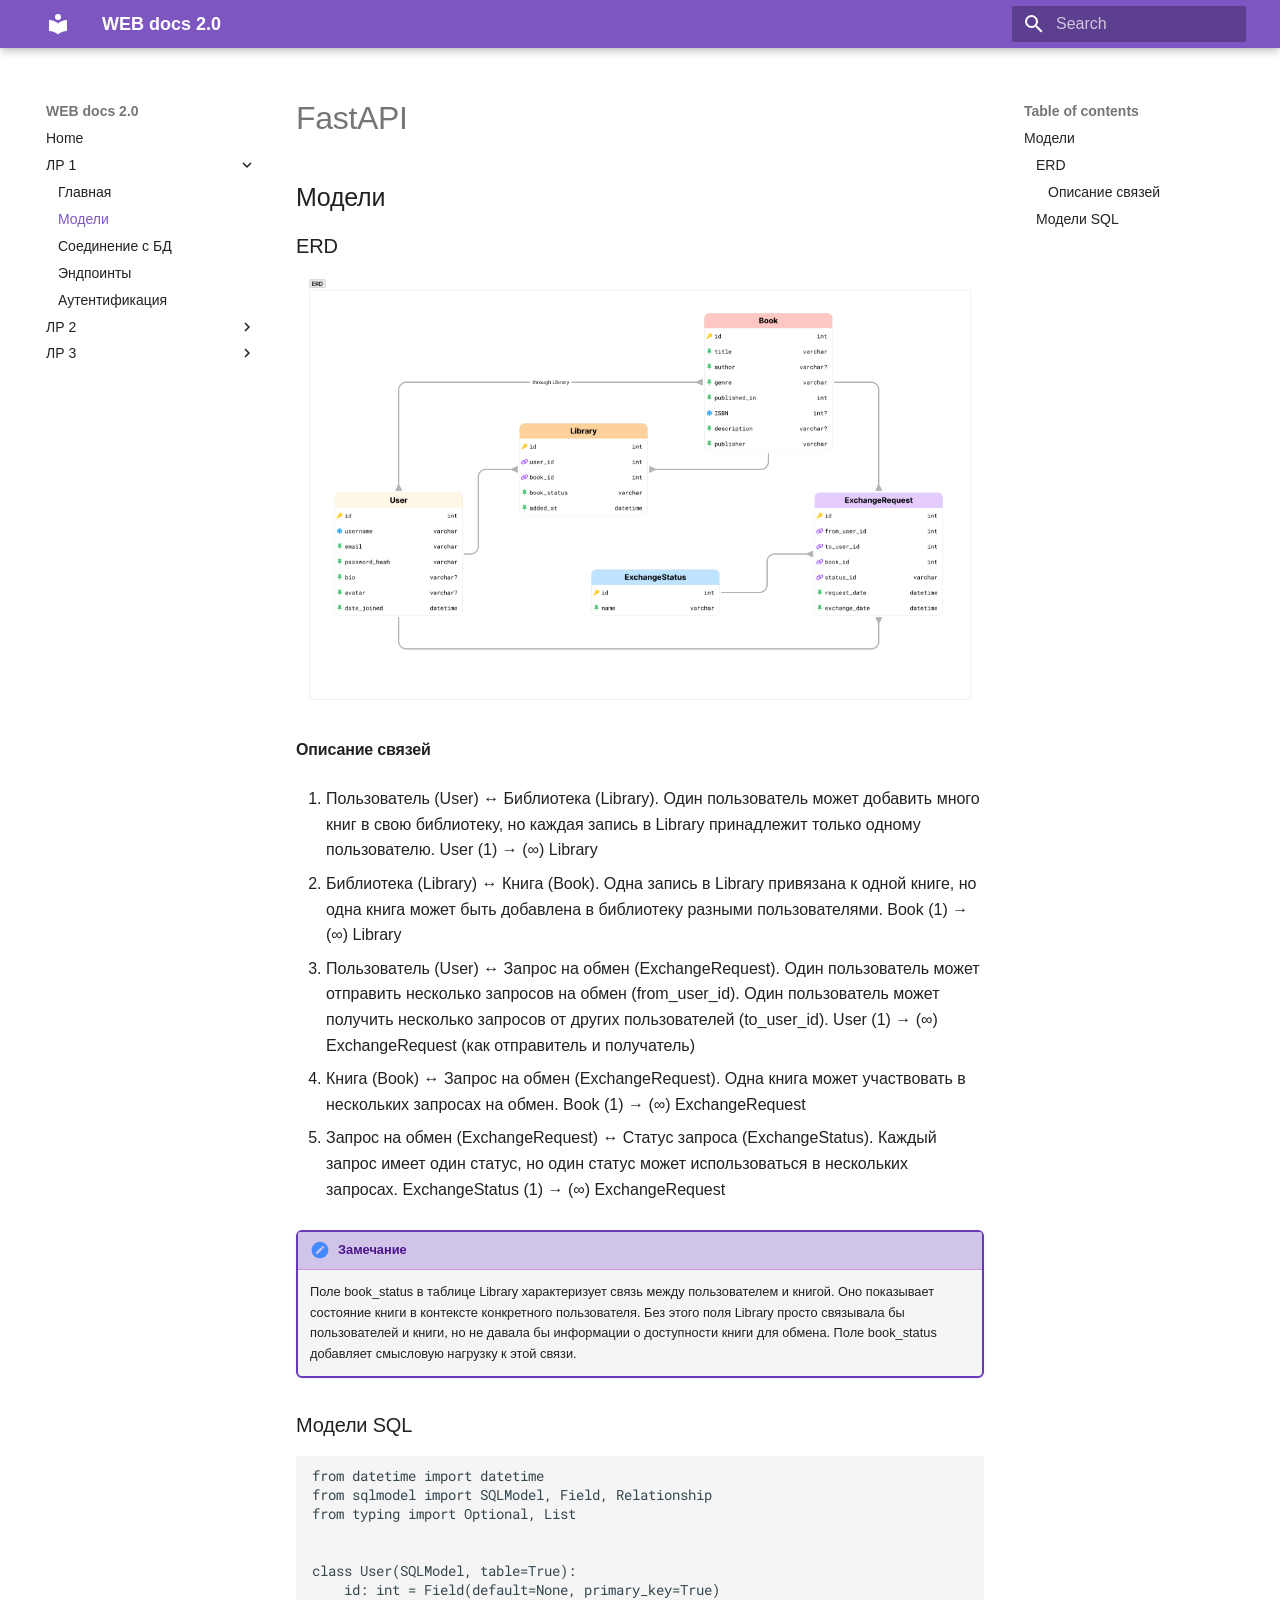
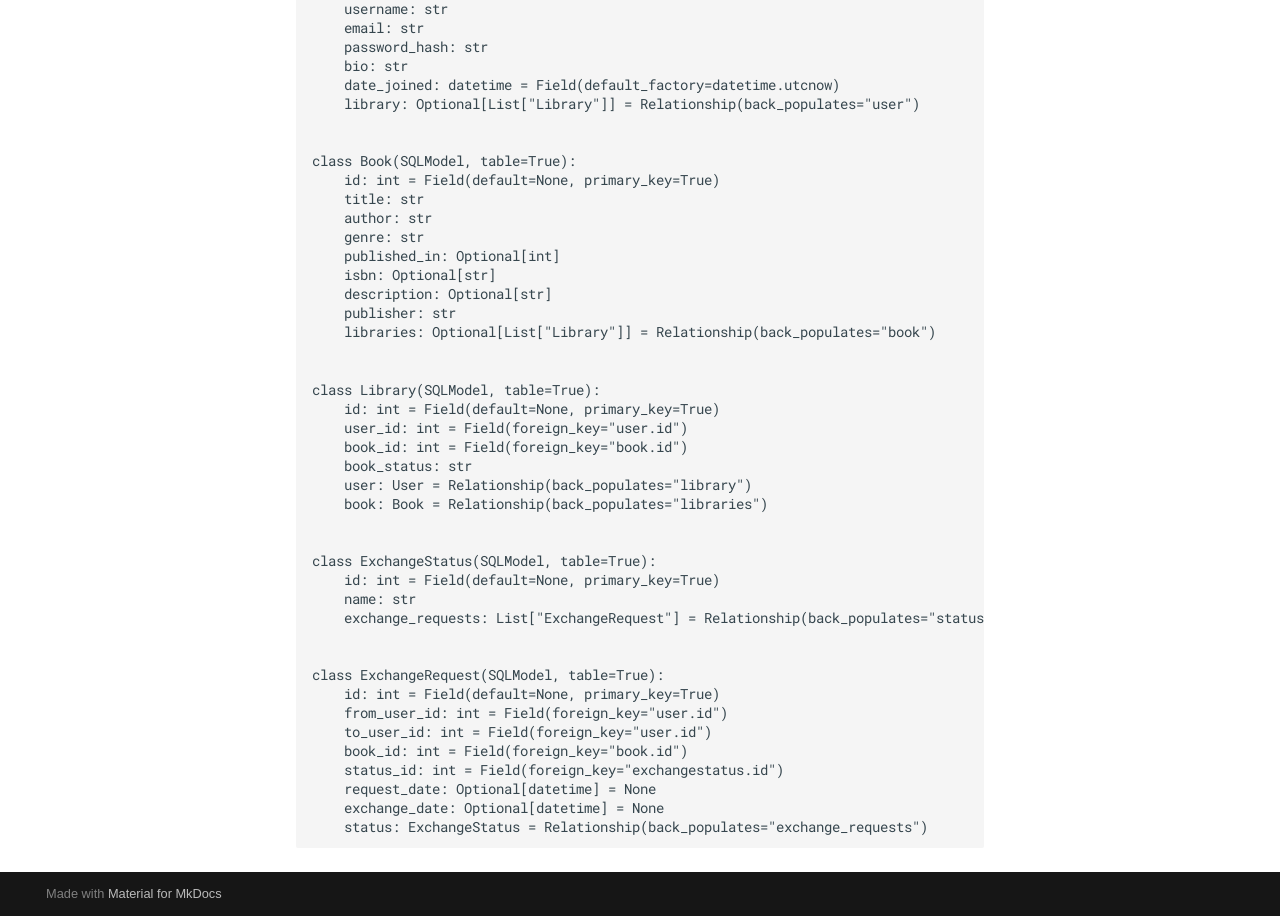
<file: lab_1/models/index.html>
<!doctype html>
<html lang="en" class="no-js">
  <head>
    
      <meta charset="utf-8">
      <meta name="viewport" content="width=device-width,initial-scale=1">
      
      
      
      
        <link rel="prev" href="../title/">
      
      
        <link rel="next" href="../connection/">
      
      
      <link rel="icon" href="../../assets/images/favicon.png">
      <meta name="generator" content="mkdocs-1.6.1, mkdocs-material-9.6.11">
    
    
      
        <title>Модели - WEB docs 2.0</title>
      
    
    
      <link rel="stylesheet" href="../../assets/stylesheets/main.4af4bdda.min.css">
      
        
        <link rel="stylesheet" href="../../assets/stylesheets/palette.06af60db.min.css">
      
      


    
    
      
    
    
      
        
        
        <link rel="preconnect" href="https://fonts.gstatic.com" crossorigin>
        <link rel="stylesheet" href="https://fonts.googleapis.com/css?family=Arial:300,300i,400,400i,700,700i%7CRoboto+Mono:400,400i,700,700i&display=fallback">
        <style>:root{--md-text-font:"Arial";--md-code-font:"Roboto Mono"}</style>
      
    
    
      <link rel="stylesheet" href="../../stylesheets/custom.css">
    
    <script>__md_scope=new URL("../..",location),__md_hash=e=>[...e].reduce(((e,_)=>(e<<5)-e+_.charCodeAt(0)),0),__md_get=(e,_=localStorage,t=__md_scope)=>JSON.parse(_.getItem(t.pathname+"."+e)),__md_set=(e,_,t=localStorage,a=__md_scope)=>{try{t.setItem(a.pathname+"."+e,JSON.stringify(_))}catch(e){}}</script>
    
      

    
    
    
  </head>
  
  
    
    
    
    
    
    <body dir="ltr" data-md-color-scheme="default" data-md-color-primary="deep-purple" data-md-color-accent="deep-purple">
  
    
    <input class="md-toggle" data-md-toggle="drawer" type="checkbox" id="__drawer" autocomplete="off">
    <input class="md-toggle" data-md-toggle="search" type="checkbox" id="__search" autocomplete="off">
    <label class="md-overlay" for="__drawer"></label>
    <div data-md-component="skip">
      
        
        <a href="#fastapi" class="md-skip">
          Skip to content
        </a>
      
    </div>
    <div data-md-component="announce">
      
    </div>
    
    
      

  

<header class="md-header md-header--shadow" data-md-component="header">
  <nav class="md-header__inner md-grid" aria-label="Header">
    <a href="../.." title="WEB docs 2.0" class="md-header__button md-logo" aria-label="WEB docs 2.0" data-md-component="logo">
      
  
  <svg xmlns="http://www.w3.org/2000/svg" viewBox="0 0 24 24"><path d="M12 8a3 3 0 0 0 3-3 3 3 0 0 0-3-3 3 3 0 0 0-3 3 3 3 0 0 0 3 3m0 3.54C9.64 9.35 6.5 8 3 8v11c3.5 0 6.64 1.35 9 3.54 2.36-2.19 5.5-3.54 9-3.54V8c-3.5 0-6.64 1.35-9 3.54"/></svg>

    </a>
    <label class="md-header__button md-icon" for="__drawer">
      
      <svg xmlns="http://www.w3.org/2000/svg" viewBox="0 0 24 24"><path d="M3 6h18v2H3zm0 5h18v2H3zm0 5h18v2H3z"/></svg>
    </label>
    <div class="md-header__title" data-md-component="header-title">
      <div class="md-header__ellipsis">
        <div class="md-header__topic">
          <span class="md-ellipsis">
            WEB docs 2.0
          </span>
        </div>
        <div class="md-header__topic" data-md-component="header-topic">
          <span class="md-ellipsis">
            
              Модели
            
          </span>
        </div>
      </div>
    </div>
    
      
    
    
    
    
      
      
        <label class="md-header__button md-icon" for="__search">
          
          <svg xmlns="http://www.w3.org/2000/svg" viewBox="0 0 24 24"><path d="M9.5 3A6.5 6.5 0 0 1 16 9.5c0 1.61-.59 3.09-1.56 4.23l.27.27h.79l5 5-1.5 1.5-5-5v-.79l-.27-.27A6.52 6.52 0 0 1 9.5 16 6.5 6.5 0 0 1 3 9.5 6.5 6.5 0 0 1 9.5 3m0 2C7 5 5 7 5 9.5S7 14 9.5 14 14 12 14 9.5 12 5 9.5 5"/></svg>
        </label>
        <div class="md-search" data-md-component="search" role="dialog">
  <label class="md-search__overlay" for="__search"></label>
  <div class="md-search__inner" role="search">
    <form class="md-search__form" name="search">
      <input type="text" class="md-search__input" name="query" aria-label="Search" placeholder="Search" autocapitalize="off" autocorrect="off" autocomplete="off" spellcheck="false" data-md-component="search-query" required>
      <label class="md-search__icon md-icon" for="__search">
        
        <svg xmlns="http://www.w3.org/2000/svg" viewBox="0 0 24 24"><path d="M9.5 3A6.5 6.5 0 0 1 16 9.5c0 1.61-.59 3.09-1.56 4.23l.27.27h.79l5 5-1.5 1.5-5-5v-.79l-.27-.27A6.52 6.52 0 0 1 9.5 16 6.5 6.5 0 0 1 3 9.5 6.5 6.5 0 0 1 9.5 3m0 2C7 5 5 7 5 9.5S7 14 9.5 14 14 12 14 9.5 12 5 9.5 5"/></svg>
        
        <svg xmlns="http://www.w3.org/2000/svg" viewBox="0 0 24 24"><path d="M20 11v2H8l5.5 5.5-1.42 1.42L4.16 12l7.92-7.92L13.5 5.5 8 11z"/></svg>
      </label>
      <nav class="md-search__options" aria-label="Search">
        
        <button type="reset" class="md-search__icon md-icon" title="Clear" aria-label="Clear" tabindex="-1">
          
          <svg xmlns="http://www.w3.org/2000/svg" viewBox="0 0 24 24"><path d="M19 6.41 17.59 5 12 10.59 6.41 5 5 6.41 10.59 12 5 17.59 6.41 19 12 13.41 17.59 19 19 17.59 13.41 12z"/></svg>
        </button>
      </nav>
      
    </form>
    <div class="md-search__output">
      <div class="md-search__scrollwrap" tabindex="0" data-md-scrollfix>
        <div class="md-search-result" data-md-component="search-result">
          <div class="md-search-result__meta">
            Initializing search
          </div>
          <ol class="md-search-result__list" role="presentation"></ol>
        </div>
      </div>
    </div>
  </div>
</div>
      
    
    
  </nav>
  
</header>
    
    <div class="md-container" data-md-component="container">
      
      
        
          
        
      
      <main class="md-main" data-md-component="main">
        <div class="md-main__inner md-grid">
          
            
              
              <div class="md-sidebar md-sidebar--primary" data-md-component="sidebar" data-md-type="navigation" >
                <div class="md-sidebar__scrollwrap">
                  <div class="md-sidebar__inner">
                    



<nav class="md-nav md-nav--primary" aria-label="Navigation" data-md-level="0">
  <label class="md-nav__title" for="__drawer">
    <a href="../.." title="WEB docs 2.0" class="md-nav__button md-logo" aria-label="WEB docs 2.0" data-md-component="logo">
      
  
  <svg xmlns="http://www.w3.org/2000/svg" viewBox="0 0 24 24"><path d="M12 8a3 3 0 0 0 3-3 3 3 0 0 0-3-3 3 3 0 0 0-3 3 3 3 0 0 0 3 3m0 3.54C9.64 9.35 6.5 8 3 8v11c3.5 0 6.64 1.35 9 3.54 2.36-2.19 5.5-3.54 9-3.54V8c-3.5 0-6.64 1.35-9 3.54"/></svg>

    </a>
    WEB docs 2.0
  </label>
  
  <ul class="md-nav__list" data-md-scrollfix>
    
      
      
  
  
  
  
    <li class="md-nav__item">
      <a href="../.." class="md-nav__link">
        
  
  
  <span class="md-ellipsis">
    Home
    
  </span>
  

      </a>
    </li>
  

    
      
      
  
  
    
  
  
  
    
    
    
    
    
    <li class="md-nav__item md-nav__item--active md-nav__item--nested">
      
        
        
        <input class="md-nav__toggle md-toggle " type="checkbox" id="__nav_2" checked>
        
          
          <label class="md-nav__link" for="__nav_2" id="__nav_2_label" tabindex="0">
            
  
  
  <span class="md-ellipsis">
    ЛР 1
    
  </span>
  

            <span class="md-nav__icon md-icon"></span>
          </label>
        
        <nav class="md-nav" data-md-level="1" aria-labelledby="__nav_2_label" aria-expanded="true">
          <label class="md-nav__title" for="__nav_2">
            <span class="md-nav__icon md-icon"></span>
            ЛР 1
          </label>
          <ul class="md-nav__list" data-md-scrollfix>
            
              
                
  
  
  
  
    <li class="md-nav__item">
      <a href="../title/" class="md-nav__link">
        
  
  
  <span class="md-ellipsis">
    Главная
    
  </span>
  

      </a>
    </li>
  

              
            
              
                
  
  
    
  
  
  
    <li class="md-nav__item md-nav__item--active">
      
      <input class="md-nav__toggle md-toggle" type="checkbox" id="__toc">
      
      
        
      
      
        <label class="md-nav__link md-nav__link--active" for="__toc">
          
  
  
  <span class="md-ellipsis">
    Модели
    
  </span>
  

          <span class="md-nav__icon md-icon"></span>
        </label>
      
      <a href="./" class="md-nav__link md-nav__link--active">
        
  
  
  <span class="md-ellipsis">
    Модели
    
  </span>
  

      </a>
      
        

<nav class="md-nav md-nav--secondary" aria-label="Table of contents">
  
  
  
    
  
  
    <label class="md-nav__title" for="__toc">
      <span class="md-nav__icon md-icon"></span>
      Table of contents
    </label>
    <ul class="md-nav__list" data-md-component="toc" data-md-scrollfix>
      
        <li class="md-nav__item">
  <a href="#_1" class="md-nav__link">
    <span class="md-ellipsis">
      Модели
    </span>
  </a>
  
    <nav class="md-nav" aria-label="Модели">
      <ul class="md-nav__list">
        
          <li class="md-nav__item">
  <a href="#erd" class="md-nav__link">
    <span class="md-ellipsis">
      ERD
    </span>
  </a>
  
    <nav class="md-nav" aria-label="ERD">
      <ul class="md-nav__list">
        
          <li class="md-nav__item">
  <a href="#_2" class="md-nav__link">
    <span class="md-ellipsis">
      Описание связей
    </span>
  </a>
  
</li>
        
      </ul>
    </nav>
  
</li>
        
          <li class="md-nav__item">
  <a href="#sql" class="md-nav__link">
    <span class="md-ellipsis">
      Модели SQL
    </span>
  </a>
  
</li>
        
      </ul>
    </nav>
  
</li>
      
    </ul>
  
</nav>
      
    </li>
  

              
            
              
                
  
  
  
  
    <li class="md-nav__item">
      <a href="../connection/" class="md-nav__link">
        
  
  
  <span class="md-ellipsis">
    Соединение с БД
    
  </span>
  

      </a>
    </li>
  

              
            
              
                
  
  
  
  
    <li class="md-nav__item">
      <a href="../endpoints/" class="md-nav__link">
        
  
  
  <span class="md-ellipsis">
    Эндпоинты
    
  </span>
  

      </a>
    </li>
  

              
            
              
                
  
  
  
  
    <li class="md-nav__item">
      <a href="../auth/" class="md-nav__link">
        
  
  
  <span class="md-ellipsis">
    Аутентификация
    
  </span>
  

      </a>
    </li>
  

              
            
          </ul>
        </nav>
      
    </li>
  

    
      
      
  
  
  
  
    
    
    
    
    
    <li class="md-nav__item md-nav__item--nested">
      
        
        
        <input class="md-nav__toggle md-toggle " type="checkbox" id="__nav_3" >
        
          
          <label class="md-nav__link" for="__nav_3" id="__nav_3_label" tabindex="0">
            
  
  
  <span class="md-ellipsis">
    ЛР 2
    
  </span>
  

            <span class="md-nav__icon md-icon"></span>
          </label>
        
        <nav class="md-nav" data-md-level="1" aria-labelledby="__nav_3_label" aria-expanded="false">
          <label class="md-nav__title" for="__nav_3">
            <span class="md-nav__icon md-icon"></span>
            ЛР 2
          </label>
          <ul class="md-nav__list" data-md-scrollfix>
            
              
                
  
  
  
  
    <li class="md-nav__item">
      <a href="../../lab_2/title/" class="md-nav__link">
        
  
  
  <span class="md-ellipsis">
    Главная
    
  </span>
  

      </a>
    </li>
  

              
            
              
                
  
  
  
  
    <li class="md-nav__item">
      <a href="../../lab_2/task_1/" class="md-nav__link">
        
  
  
  <span class="md-ellipsis">
    Задача 1
    
  </span>
  

      </a>
    </li>
  

              
            
              
                
  
  
  
  
    <li class="md-nav__item">
      <a href="../../lab_2/task_2/" class="md-nav__link">
        
  
  
  <span class="md-ellipsis">
    Задача 2
    
  </span>
  

      </a>
    </li>
  

              
            
          </ul>
        </nav>
      
    </li>
  

    
      
      
  
  
  
  
    
    
    
    
    
    <li class="md-nav__item md-nav__item--nested">
      
        
        
        <input class="md-nav__toggle md-toggle " type="checkbox" id="__nav_4" >
        
          
          <label class="md-nav__link" for="__nav_4" id="__nav_4_label" tabindex="0">
            
  
  
  <span class="md-ellipsis">
    ЛР 3
    
  </span>
  

            <span class="md-nav__icon md-icon"></span>
          </label>
        
        <nav class="md-nav" data-md-level="1" aria-labelledby="__nav_4_label" aria-expanded="false">
          <label class="md-nav__title" for="__nav_4">
            <span class="md-nav__icon md-icon"></span>
            ЛР 3
          </label>
          <ul class="md-nav__list" data-md-scrollfix>
            
              
                
  
  
  
  
    <li class="md-nav__item">
      <a href="../../lab_3/title/" class="md-nav__link">
        
  
  
  <span class="md-ellipsis">
    Главная
    
  </span>
  

      </a>
    </li>
  

              
            
              
                
  
  
  
  
    <li class="md-nav__item">
      <a href="../../lab_3/task/" class="md-nav__link">
        
  
  
  <span class="md-ellipsis">
    Ход работы
    
  </span>
  

      </a>
    </li>
  

              
            
          </ul>
        </nav>
      
    </li>
  

    
  </ul>
</nav>
                  </div>
                </div>
              </div>
            
            
              
              <div class="md-sidebar md-sidebar--secondary" data-md-component="sidebar" data-md-type="toc" >
                <div class="md-sidebar__scrollwrap">
                  <div class="md-sidebar__inner">
                    

<nav class="md-nav md-nav--secondary" aria-label="Table of contents">
  
  
  
    
  
  
    <label class="md-nav__title" for="__toc">
      <span class="md-nav__icon md-icon"></span>
      Table of contents
    </label>
    <ul class="md-nav__list" data-md-component="toc" data-md-scrollfix>
      
        <li class="md-nav__item">
  <a href="#_1" class="md-nav__link">
    <span class="md-ellipsis">
      Модели
    </span>
  </a>
  
    <nav class="md-nav" aria-label="Модели">
      <ul class="md-nav__list">
        
          <li class="md-nav__item">
  <a href="#erd" class="md-nav__link">
    <span class="md-ellipsis">
      ERD
    </span>
  </a>
  
    <nav class="md-nav" aria-label="ERD">
      <ul class="md-nav__list">
        
          <li class="md-nav__item">
  <a href="#_2" class="md-nav__link">
    <span class="md-ellipsis">
      Описание связей
    </span>
  </a>
  
</li>
        
      </ul>
    </nav>
  
</li>
        
          <li class="md-nav__item">
  <a href="#sql" class="md-nav__link">
    <span class="md-ellipsis">
      Модели SQL
    </span>
  </a>
  
</li>
        
      </ul>
    </nav>
  
</li>
      
    </ul>
  
</nav>
                  </div>
                </div>
              </div>
            
          
          
            <div class="md-content" data-md-component="content">
              <article class="md-content__inner md-typeset">
                
                  



<h1 id="fastapi">FastAPI</h1>
<h2 id="_1">Модели</h2>
<h3 id="erd">ERD</h3>
<p><img alt="database" src="../ERD.png" /></p>
<h4 id="_2">Описание связей</h4>
<ol>
<li>
<p>Пользователь (User) ↔ Библиотека (Library). Один пользователь может добавить много книг в свою библиотеку, но каждая запись в Library принадлежит только одному пользователю.
User (1) → (∞) Library</p>
</li>
<li>
<p>Библиотека (Library) ↔ Книга (Book). Одна запись в Library привязана к одной книге, но одна книга может быть добавлена в библиотеку разными пользователями.
Book (1) → (∞) Library</p>
</li>
<li>
<p>Пользователь (User) ↔ Запрос на обмен (ExchangeRequest). Один пользователь может отправить несколько запросов на обмен (from_user_id).
Один пользователь может получить несколько запросов от других пользователей (to_user_id).
User (1) → (∞) ExchangeRequest (как отправитель и получатель)</p>
</li>
<li>
<p>Книга (Book) ↔ Запрос на обмен (ExchangeRequest). Одна книга может участвовать в нескольких запросах на обмен.
Book (1) → (∞) ExchangeRequest</p>
</li>
<li>
<p>Запрос на обмен (ExchangeRequest) ↔ Статус запроса (ExchangeStatus). Каждый запрос имеет один статус, но один статус может использоваться в нескольких запросах.
ExchangeStatus (1) → (∞) ExchangeRequest</p>
</li>
</ol>
<div class="admonition note">
<p class="admonition-title">Замечание</p>
<p>Поле book_status в таблице Library характеризует связь между пользователем и книгой. Оно показывает состояние книги в контексте конкретного пользователя. Без этого поля Library просто связывала бы пользователей и книги, но не давала бы информации о доступности книги для обмена. Поле book_status добавляет смысловую нагрузку к этой связи.</p>
</div>
<h3 id="sql">Модели SQL</h3>
<pre><code class="language-python">from datetime import datetime
from sqlmodel import SQLModel, Field, Relationship
from typing import Optional, List


class User(SQLModel, table=True):
    id: int = Field(default=None, primary_key=True)
    username: str
    email: str
    password_hash: str
    bio: str
    date_joined: datetime = Field(default_factory=datetime.utcnow)
    library: Optional[List[&quot;Library&quot;]] = Relationship(back_populates=&quot;user&quot;)


class Book(SQLModel, table=True):
    id: int = Field(default=None, primary_key=True)
    title: str
    author: str
    genre: str
    published_in: Optional[int]
    isbn: Optional[str]
    description: Optional[str]
    publisher: str
    libraries: Optional[List[&quot;Library&quot;]] = Relationship(back_populates=&quot;book&quot;)


class Library(SQLModel, table=True):
    id: int = Field(default=None, primary_key=True)
    user_id: int = Field(foreign_key=&quot;user.id&quot;)
    book_id: int = Field(foreign_key=&quot;book.id&quot;)
    book_status: str
    user: User = Relationship(back_populates=&quot;library&quot;)
    book: Book = Relationship(back_populates=&quot;libraries&quot;)


class ExchangeStatus(SQLModel, table=True):
    id: int = Field(default=None, primary_key=True)
    name: str
    exchange_requests: List[&quot;ExchangeRequest&quot;] = Relationship(back_populates=&quot;status&quot;)


class ExchangeRequest(SQLModel, table=True):
    id: int = Field(default=None, primary_key=True)
    from_user_id: int = Field(foreign_key=&quot;user.id&quot;)
    to_user_id: int = Field(foreign_key=&quot;user.id&quot;)
    book_id: int = Field(foreign_key=&quot;book.id&quot;)
    status_id: int = Field(foreign_key=&quot;exchangestatus.id&quot;)
    request_date: Optional[datetime] = None
    exchange_date: Optional[datetime] = None
    status: ExchangeStatus = Relationship(back_populates=&quot;exchange_requests&quot;)
</code></pre>












                
              </article>
            </div>
          
          
<script>var target=document.getElementById(location.hash.slice(1));target&&target.name&&(target.checked=target.name.startsWith("__tabbed_"))</script>
        </div>
        
      </main>
      
        <footer class="md-footer">
  
  <div class="md-footer-meta md-typeset">
    <div class="md-footer-meta__inner md-grid">
      <div class="md-copyright">
  
  
    Made with
    <a href="https://squidfunk.github.io/mkdocs-material/" target="_blank" rel="noopener">
      Material for MkDocs
    </a>
  
</div>
      
    </div>
  </div>
</footer>
      
    </div>
    <div class="md-dialog" data-md-component="dialog">
      <div class="md-dialog__inner md-typeset"></div>
    </div>
    
    
    
      
      <script id="__config" type="application/json">{"base": "../..", "features": [], "search": "../../assets/javascripts/workers/search.f8cc74c7.min.js", "tags": null, "translations": {"clipboard.copied": "Copied to clipboard", "clipboard.copy": "Copy to clipboard", "search.result.more.one": "1 more on this page", "search.result.more.other": "# more on this page", "search.result.none": "No matching documents", "search.result.one": "1 matching document", "search.result.other": "# matching documents", "search.result.placeholder": "Type to start searching", "search.result.term.missing": "Missing", "select.version": "Select version"}, "version": null}</script>
    
    
      <script src="../../assets/javascripts/bundle.c8b220af.min.js"></script>
      
    
  </body>
</html>
</file>
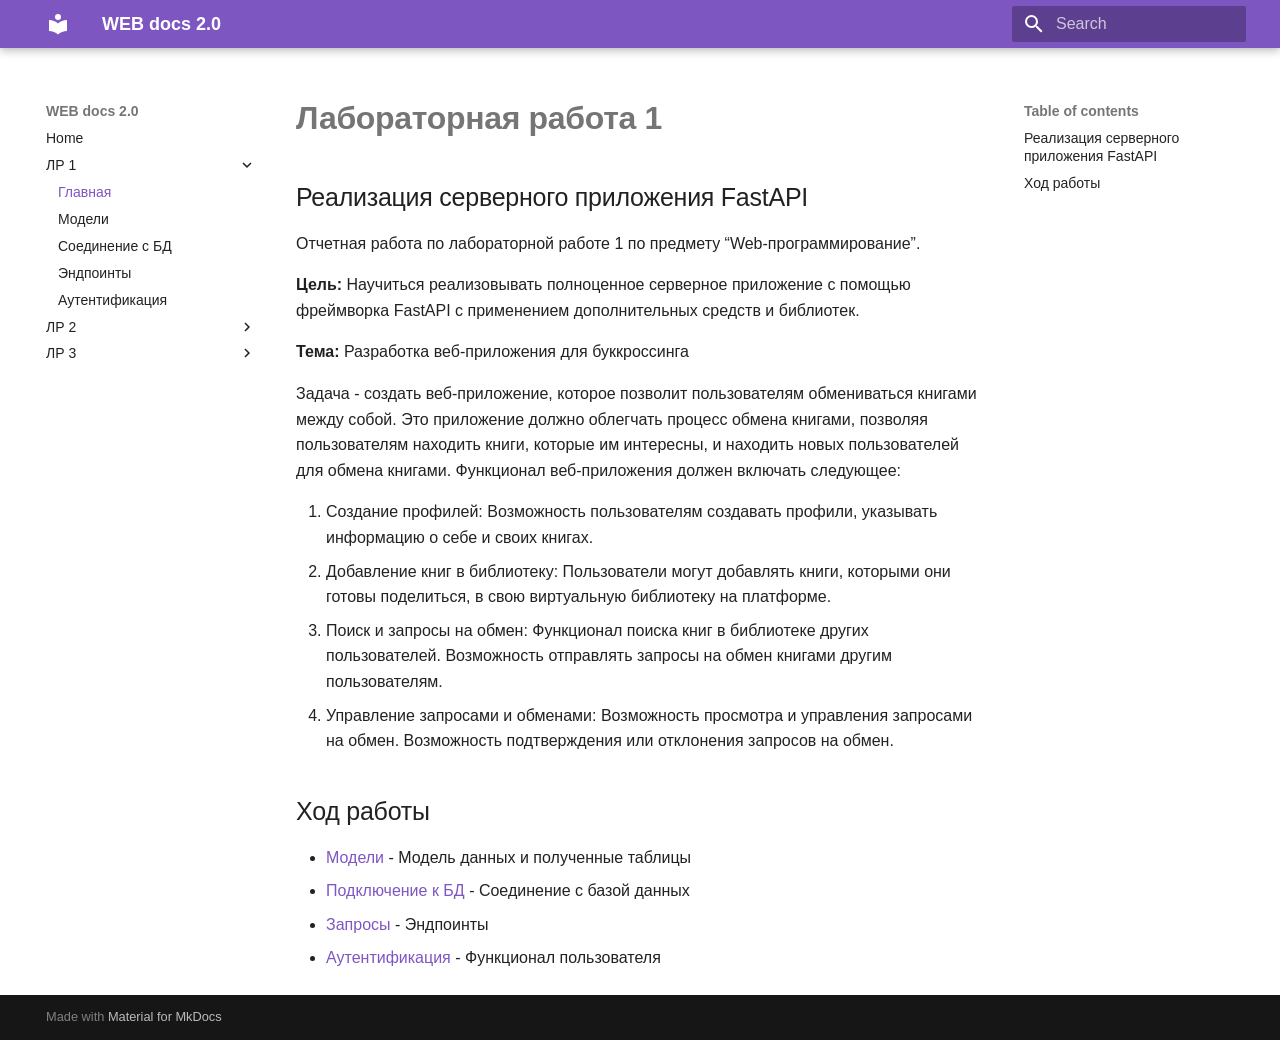
<file: lab_1/title/index.html>
<!doctype html>
<html lang="en" class="no-js">
  <head>
    
      <meta charset="utf-8">
      <meta name="viewport" content="width=device-width,initial-scale=1">
      
      
      
      
        <link rel="prev" href="../..">
      
      
        <link rel="next" href="../models/">
      
      
      <link rel="icon" href="../../assets/images/favicon.png">
      <meta name="generator" content="mkdocs-1.6.1, mkdocs-material-9.6.11">
    
    
      
        <title>Главная - WEB docs 2.0</title>
      
    
    
      <link rel="stylesheet" href="../../assets/stylesheets/main.4af4bdda.min.css">
      
        
        <link rel="stylesheet" href="../../assets/stylesheets/palette.06af60db.min.css">
      
      


    
    
      
    
    
      
        
        
        <link rel="preconnect" href="https://fonts.gstatic.com" crossorigin>
        <link rel="stylesheet" href="https://fonts.googleapis.com/css?family=Arial:300,300i,400,400i,700,700i%7CRoboto+Mono:400,400i,700,700i&display=fallback">
        <style>:root{--md-text-font:"Arial";--md-code-font:"Roboto Mono"}</style>
      
    
    
      <link rel="stylesheet" href="../../stylesheets/custom.css">
    
    <script>__md_scope=new URL("../..",location),__md_hash=e=>[...e].reduce(((e,_)=>(e<<5)-e+_.charCodeAt(0)),0),__md_get=(e,_=localStorage,t=__md_scope)=>JSON.parse(_.getItem(t.pathname+"."+e)),__md_set=(e,_,t=localStorage,a=__md_scope)=>{try{t.setItem(a.pathname+"."+e,JSON.stringify(_))}catch(e){}}</script>
    
      

    
    
    
  </head>
  
  
    
    
    
    
    
    <body dir="ltr" data-md-color-scheme="default" data-md-color-primary="deep-purple" data-md-color-accent="deep-purple">
  
    
    <input class="md-toggle" data-md-toggle="drawer" type="checkbox" id="__drawer" autocomplete="off">
    <input class="md-toggle" data-md-toggle="search" type="checkbox" id="__search" autocomplete="off">
    <label class="md-overlay" for="__drawer"></label>
    <div data-md-component="skip">
      
        
        <a href="#1" class="md-skip">
          Skip to content
        </a>
      
    </div>
    <div data-md-component="announce">
      
    </div>
    
    
      

  

<header class="md-header md-header--shadow" data-md-component="header">
  <nav class="md-header__inner md-grid" aria-label="Header">
    <a href="../.." title="WEB docs 2.0" class="md-header__button md-logo" aria-label="WEB docs 2.0" data-md-component="logo">
      
  
  <svg xmlns="http://www.w3.org/2000/svg" viewBox="0 0 24 24"><path d="M12 8a3 3 0 0 0 3-3 3 3 0 0 0-3-3 3 3 0 0 0-3 3 3 3 0 0 0 3 3m0 3.54C9.64 9.35 6.5 8 3 8v11c3.5 0 6.64 1.35 9 3.54 2.36-2.19 5.5-3.54 9-3.54V8c-3.5 0-6.64 1.35-9 3.54"/></svg>

    </a>
    <label class="md-header__button md-icon" for="__drawer">
      
      <svg xmlns="http://www.w3.org/2000/svg" viewBox="0 0 24 24"><path d="M3 6h18v2H3zm0 5h18v2H3zm0 5h18v2H3z"/></svg>
    </label>
    <div class="md-header__title" data-md-component="header-title">
      <div class="md-header__ellipsis">
        <div class="md-header__topic">
          <span class="md-ellipsis">
            WEB docs 2.0
          </span>
        </div>
        <div class="md-header__topic" data-md-component="header-topic">
          <span class="md-ellipsis">
            
              Главная
            
          </span>
        </div>
      </div>
    </div>
    
      
    
    
    
    
      
      
        <label class="md-header__button md-icon" for="__search">
          
          <svg xmlns="http://www.w3.org/2000/svg" viewBox="0 0 24 24"><path d="M9.5 3A6.5 6.5 0 0 1 16 9.5c0 1.61-.59 3.09-1.56 4.23l.27.27h.79l5 5-1.5 1.5-5-5v-.79l-.27-.27A6.52 6.52 0 0 1 9.5 16 6.5 6.5 0 0 1 3 9.5 6.5 6.5 0 0 1 9.5 3m0 2C7 5 5 7 5 9.5S7 14 9.5 14 14 12 14 9.5 12 5 9.5 5"/></svg>
        </label>
        <div class="md-search" data-md-component="search" role="dialog">
  <label class="md-search__overlay" for="__search"></label>
  <div class="md-search__inner" role="search">
    <form class="md-search__form" name="search">
      <input type="text" class="md-search__input" name="query" aria-label="Search" placeholder="Search" autocapitalize="off" autocorrect="off" autocomplete="off" spellcheck="false" data-md-component="search-query" required>
      <label class="md-search__icon md-icon" for="__search">
        
        <svg xmlns="http://www.w3.org/2000/svg" viewBox="0 0 24 24"><path d="M9.5 3A6.5 6.5 0 0 1 16 9.5c0 1.61-.59 3.09-1.56 4.23l.27.27h.79l5 5-1.5 1.5-5-5v-.79l-.27-.27A6.52 6.52 0 0 1 9.5 16 6.5 6.5 0 0 1 3 9.5 6.5 6.5 0 0 1 9.5 3m0 2C7 5 5 7 5 9.5S7 14 9.5 14 14 12 14 9.5 12 5 9.5 5"/></svg>
        
        <svg xmlns="http://www.w3.org/2000/svg" viewBox="0 0 24 24"><path d="M20 11v2H8l5.5 5.5-1.42 1.42L4.16 12l7.92-7.92L13.5 5.5 8 11z"/></svg>
      </label>
      <nav class="md-search__options" aria-label="Search">
        
        <button type="reset" class="md-search__icon md-icon" title="Clear" aria-label="Clear" tabindex="-1">
          
          <svg xmlns="http://www.w3.org/2000/svg" viewBox="0 0 24 24"><path d="M19 6.41 17.59 5 12 10.59 6.41 5 5 6.41 10.59 12 5 17.59 6.41 19 12 13.41 17.59 19 19 17.59 13.41 12z"/></svg>
        </button>
      </nav>
      
    </form>
    <div class="md-search__output">
      <div class="md-search__scrollwrap" tabindex="0" data-md-scrollfix>
        <div class="md-search-result" data-md-component="search-result">
          <div class="md-search-result__meta">
            Initializing search
          </div>
          <ol class="md-search-result__list" role="presentation"></ol>
        </div>
      </div>
    </div>
  </div>
</div>
      
    
    
  </nav>
  
</header>
    
    <div class="md-container" data-md-component="container">
      
      
        
          
        
      
      <main class="md-main" data-md-component="main">
        <div class="md-main__inner md-grid">
          
            
              
              <div class="md-sidebar md-sidebar--primary" data-md-component="sidebar" data-md-type="navigation" >
                <div class="md-sidebar__scrollwrap">
                  <div class="md-sidebar__inner">
                    



<nav class="md-nav md-nav--primary" aria-label="Navigation" data-md-level="0">
  <label class="md-nav__title" for="__drawer">
    <a href="../.." title="WEB docs 2.0" class="md-nav__button md-logo" aria-label="WEB docs 2.0" data-md-component="logo">
      
  
  <svg xmlns="http://www.w3.org/2000/svg" viewBox="0 0 24 24"><path d="M12 8a3 3 0 0 0 3-3 3 3 0 0 0-3-3 3 3 0 0 0-3 3 3 3 0 0 0 3 3m0 3.54C9.64 9.35 6.5 8 3 8v11c3.5 0 6.64 1.35 9 3.54 2.36-2.19 5.5-3.54 9-3.54V8c-3.5 0-6.64 1.35-9 3.54"/></svg>

    </a>
    WEB docs 2.0
  </label>
  
  <ul class="md-nav__list" data-md-scrollfix>
    
      
      
  
  
  
  
    <li class="md-nav__item">
      <a href="../.." class="md-nav__link">
        
  
  
  <span class="md-ellipsis">
    Home
    
  </span>
  

      </a>
    </li>
  

    
      
      
  
  
    
  
  
  
    
    
    
    
    
    <li class="md-nav__item md-nav__item--active md-nav__item--nested">
      
        
        
        <input class="md-nav__toggle md-toggle " type="checkbox" id="__nav_2" checked>
        
          
          <label class="md-nav__link" for="__nav_2" id="__nav_2_label" tabindex="0">
            
  
  
  <span class="md-ellipsis">
    ЛР 1
    
  </span>
  

            <span class="md-nav__icon md-icon"></span>
          </label>
        
        <nav class="md-nav" data-md-level="1" aria-labelledby="__nav_2_label" aria-expanded="true">
          <label class="md-nav__title" for="__nav_2">
            <span class="md-nav__icon md-icon"></span>
            ЛР 1
          </label>
          <ul class="md-nav__list" data-md-scrollfix>
            
              
                
  
  
    
  
  
  
    <li class="md-nav__item md-nav__item--active">
      
      <input class="md-nav__toggle md-toggle" type="checkbox" id="__toc">
      
      
        
      
      
        <label class="md-nav__link md-nav__link--active" for="__toc">
          
  
  
  <span class="md-ellipsis">
    Главная
    
  </span>
  

          <span class="md-nav__icon md-icon"></span>
        </label>
      
      <a href="./" class="md-nav__link md-nav__link--active">
        
  
  
  <span class="md-ellipsis">
    Главная
    
  </span>
  

      </a>
      
        

<nav class="md-nav md-nav--secondary" aria-label="Table of contents">
  
  
  
    
  
  
    <label class="md-nav__title" for="__toc">
      <span class="md-nav__icon md-icon"></span>
      Table of contents
    </label>
    <ul class="md-nav__list" data-md-component="toc" data-md-scrollfix>
      
        <li class="md-nav__item">
  <a href="#fastapi" class="md-nav__link">
    <span class="md-ellipsis">
      Реализация серверного приложения FastAPI
    </span>
  </a>
  
</li>
      
        <li class="md-nav__item">
  <a href="#_1" class="md-nav__link">
    <span class="md-ellipsis">
      Ход работы
    </span>
  </a>
  
</li>
      
    </ul>
  
</nav>
      
    </li>
  

              
            
              
                
  
  
  
  
    <li class="md-nav__item">
      <a href="../models/" class="md-nav__link">
        
  
  
  <span class="md-ellipsis">
    Модели
    
  </span>
  

      </a>
    </li>
  

              
            
              
                
  
  
  
  
    <li class="md-nav__item">
      <a href="../connection/" class="md-nav__link">
        
  
  
  <span class="md-ellipsis">
    Соединение с БД
    
  </span>
  

      </a>
    </li>
  

              
            
              
                
  
  
  
  
    <li class="md-nav__item">
      <a href="../endpoints/" class="md-nav__link">
        
  
  
  <span class="md-ellipsis">
    Эндпоинты
    
  </span>
  

      </a>
    </li>
  

              
            
              
                
  
  
  
  
    <li class="md-nav__item">
      <a href="../auth/" class="md-nav__link">
        
  
  
  <span class="md-ellipsis">
    Аутентификация
    
  </span>
  

      </a>
    </li>
  

              
            
          </ul>
        </nav>
      
    </li>
  

    
      
      
  
  
  
  
    
    
    
    
    
    <li class="md-nav__item md-nav__item--nested">
      
        
        
        <input class="md-nav__toggle md-toggle " type="checkbox" id="__nav_3" >
        
          
          <label class="md-nav__link" for="__nav_3" id="__nav_3_label" tabindex="0">
            
  
  
  <span class="md-ellipsis">
    ЛР 2
    
  </span>
  

            <span class="md-nav__icon md-icon"></span>
          </label>
        
        <nav class="md-nav" data-md-level="1" aria-labelledby="__nav_3_label" aria-expanded="false">
          <label class="md-nav__title" for="__nav_3">
            <span class="md-nav__icon md-icon"></span>
            ЛР 2
          </label>
          <ul class="md-nav__list" data-md-scrollfix>
            
              
                
  
  
  
  
    <li class="md-nav__item">
      <a href="../../lab_2/title/" class="md-nav__link">
        
  
  
  <span class="md-ellipsis">
    Главная
    
  </span>
  

      </a>
    </li>
  

              
            
              
                
  
  
  
  
    <li class="md-nav__item">
      <a href="../../lab_2/task_1/" class="md-nav__link">
        
  
  
  <span class="md-ellipsis">
    Задача 1
    
  </span>
  

      </a>
    </li>
  

              
            
              
                
  
  
  
  
    <li class="md-nav__item">
      <a href="../../lab_2/task_2/" class="md-nav__link">
        
  
  
  <span class="md-ellipsis">
    Задача 2
    
  </span>
  

      </a>
    </li>
  

              
            
          </ul>
        </nav>
      
    </li>
  

    
      
      
  
  
  
  
    
    
    
    
    
    <li class="md-nav__item md-nav__item--nested">
      
        
        
        <input class="md-nav__toggle md-toggle " type="checkbox" id="__nav_4" >
        
          
          <label class="md-nav__link" for="__nav_4" id="__nav_4_label" tabindex="0">
            
  
  
  <span class="md-ellipsis">
    ЛР 3
    
  </span>
  

            <span class="md-nav__icon md-icon"></span>
          </label>
        
        <nav class="md-nav" data-md-level="1" aria-labelledby="__nav_4_label" aria-expanded="false">
          <label class="md-nav__title" for="__nav_4">
            <span class="md-nav__icon md-icon"></span>
            ЛР 3
          </label>
          <ul class="md-nav__list" data-md-scrollfix>
            
              
                
  
  
  
  
    <li class="md-nav__item">
      <a href="../../lab_3/title/" class="md-nav__link">
        
  
  
  <span class="md-ellipsis">
    Главная
    
  </span>
  

      </a>
    </li>
  

              
            
              
                
  
  
  
  
    <li class="md-nav__item">
      <a href="../../lab_3/task/" class="md-nav__link">
        
  
  
  <span class="md-ellipsis">
    Ход работы
    
  </span>
  

      </a>
    </li>
  

              
            
          </ul>
        </nav>
      
    </li>
  

    
  </ul>
</nav>
                  </div>
                </div>
              </div>
            
            
              
              <div class="md-sidebar md-sidebar--secondary" data-md-component="sidebar" data-md-type="toc" >
                <div class="md-sidebar__scrollwrap">
                  <div class="md-sidebar__inner">
                    

<nav class="md-nav md-nav--secondary" aria-label="Table of contents">
  
  
  
    
  
  
    <label class="md-nav__title" for="__toc">
      <span class="md-nav__icon md-icon"></span>
      Table of contents
    </label>
    <ul class="md-nav__list" data-md-component="toc" data-md-scrollfix>
      
        <li class="md-nav__item">
  <a href="#fastapi" class="md-nav__link">
    <span class="md-ellipsis">
      Реализация серверного приложения FastAPI
    </span>
  </a>
  
</li>
      
        <li class="md-nav__item">
  <a href="#_1" class="md-nav__link">
    <span class="md-ellipsis">
      Ход работы
    </span>
  </a>
  
</li>
      
    </ul>
  
</nav>
                  </div>
                </div>
              </div>
            
          
          
            <div class="md-content" data-md-component="content">
              <article class="md-content__inner md-typeset">
                
                  



<h1 id="1"><strong>Лабораторная работа 1</strong></h1>
<h2 id="fastapi">Реализация серверного приложения FastAPI</h2>
<p>Отчетная работа 
по лабораторной работе 1
по предмету “Web-программирование”.</p>
<p><strong>Цель:</strong> 
Научиться реализовывать полноценное серверное приложение с помощью фреймворка FastAPI с применением дополнительных средств и библиотек.</p>
<p><strong>Тема:</strong>
Разработка веб-приложения для буккроссинга</p>
<p>Задача - создать веб-приложение, которое позволит пользователям обмениваться книгами между собой. Это приложение должно облегчать процесс обмена книгами, позволяя пользователям находить книги, которые им интересны, и находить новых пользователей для обмена книгами. Функционал веб-приложения должен включать следующее:</p>
<ol>
<li>Создание профилей: Возможность пользователям создавать профили, указывать информацию о себе и своих книгах.</li>
<li>Добавление книг в библиотеку: Пользователи могут добавлять книги, которыми они готовы поделиться, в свою виртуальную библиотеку на платформе.</li>
<li>Поиск и запросы на обмен: Функционал поиска книг в библиотеке других пользователей. Возможность отправлять запросы на обмен книгами другим пользователям. </li>
<li>Управление запросами и обменами: Возможность просмотра и управления запросами на обмен. Возможность подтверждения или отклонения запросов на обмен.</li>
</ol>
<h2 id="_1">Ход работы</h2>
<ul>
<li><a href="../models/">Модели</a> - Модель данных и полученные таблицы</li>
<li><a href="../connection/">Подключение к БД</a> - Соединение с базой данных</li>
<li><a href="../endpoints/">Запросы</a> - Эндпоинты</li>
<li><a href="../auth/">Аутентификация</a> - Функционал пользователя</li>
</ul>












                
              </article>
            </div>
          
          
<script>var target=document.getElementById(location.hash.slice(1));target&&target.name&&(target.checked=target.name.startsWith("__tabbed_"))</script>
        </div>
        
      </main>
      
        <footer class="md-footer">
  
  <div class="md-footer-meta md-typeset">
    <div class="md-footer-meta__inner md-grid">
      <div class="md-copyright">
  
  
    Made with
    <a href="https://squidfunk.github.io/mkdocs-material/" target="_blank" rel="noopener">
      Material for MkDocs
    </a>
  
</div>
      
    </div>
  </div>
</footer>
      
    </div>
    <div class="md-dialog" data-md-component="dialog">
      <div class="md-dialog__inner md-typeset"></div>
    </div>
    
    
    
      
      <script id="__config" type="application/json">{"base": "../..", "features": [], "search": "../../assets/javascripts/workers/search.f8cc74c7.min.js", "tags": null, "translations": {"clipboard.copied": "Copied to clipboard", "clipboard.copy": "Copy to clipboard", "search.result.more.one": "1 more on this page", "search.result.more.other": "# more on this page", "search.result.none": "No matching documents", "search.result.one": "1 matching document", "search.result.other": "# matching documents", "search.result.placeholder": "Type to start searching", "search.result.term.missing": "Missing", "select.version": "Select version"}, "version": null}</script>
    
    
      <script src="../../assets/javascripts/bundle.c8b220af.min.js"></script>
      
    
  </body>
</html>
</file>
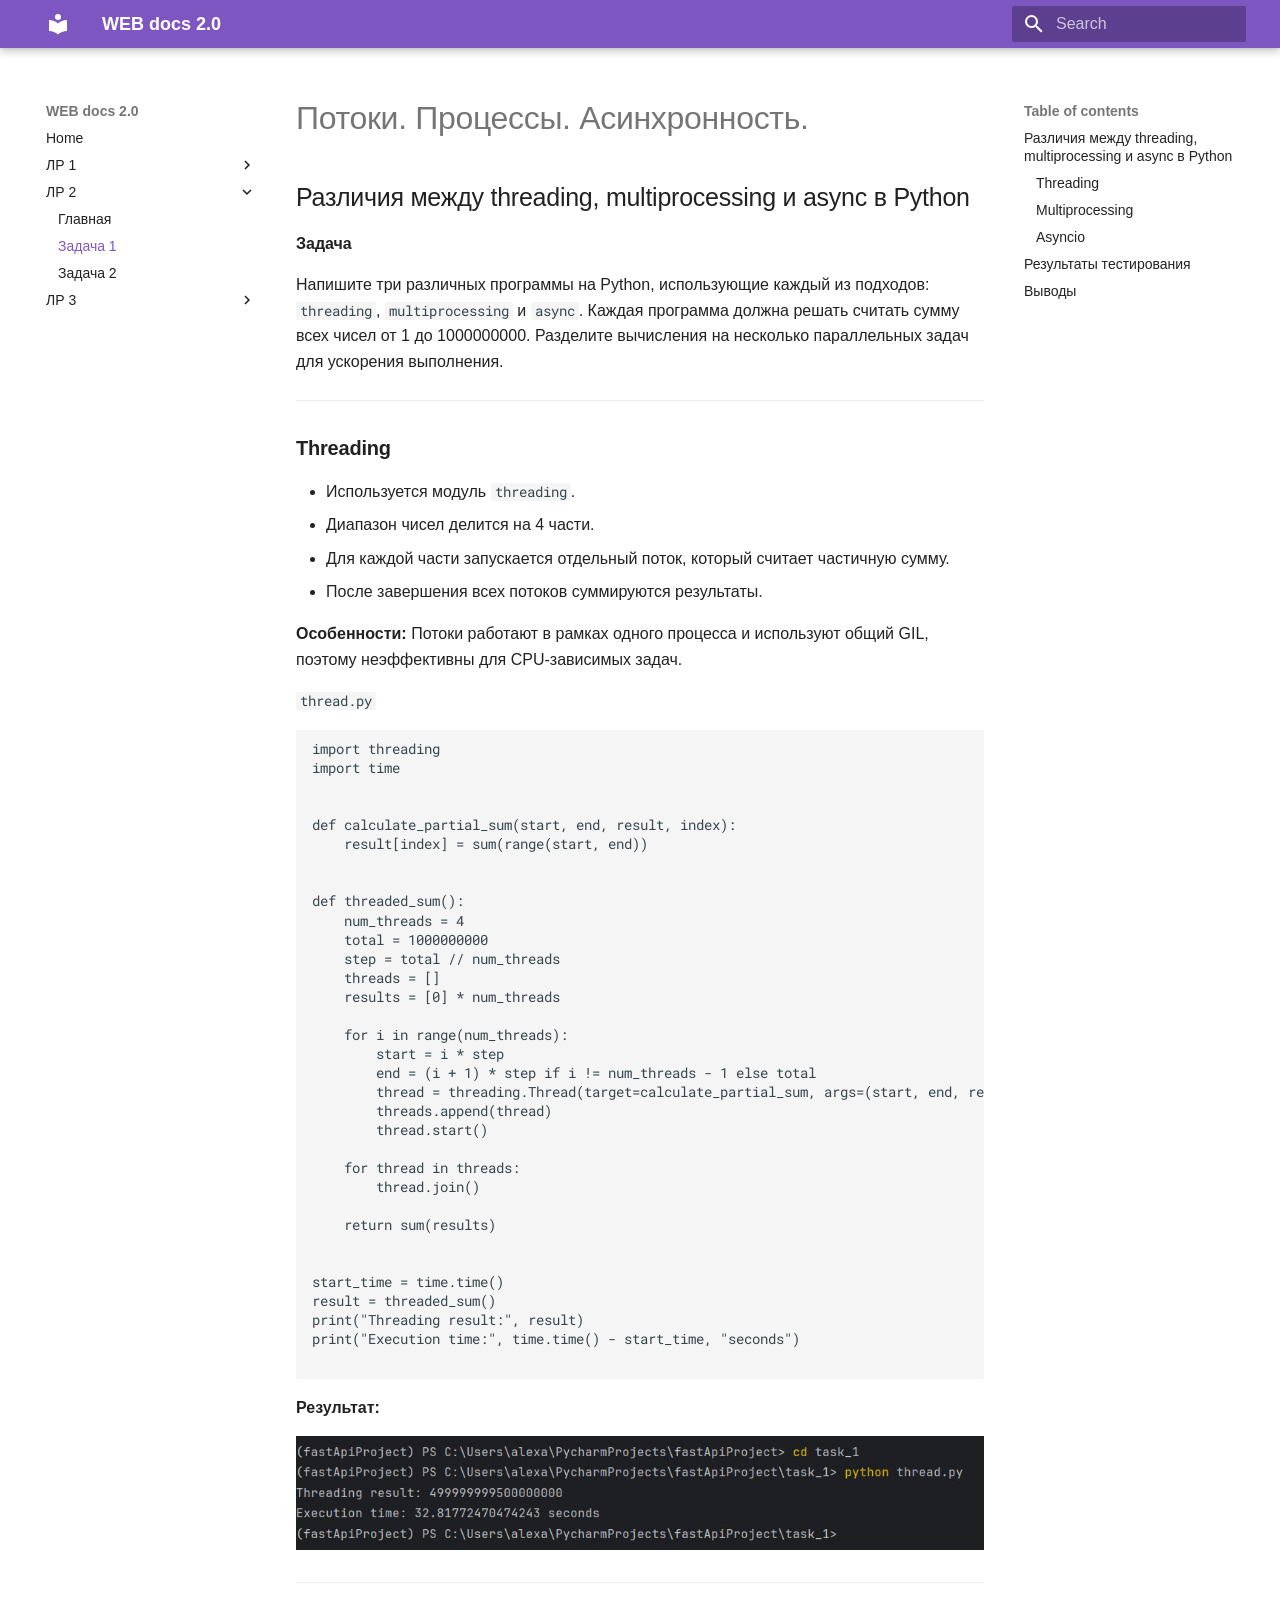
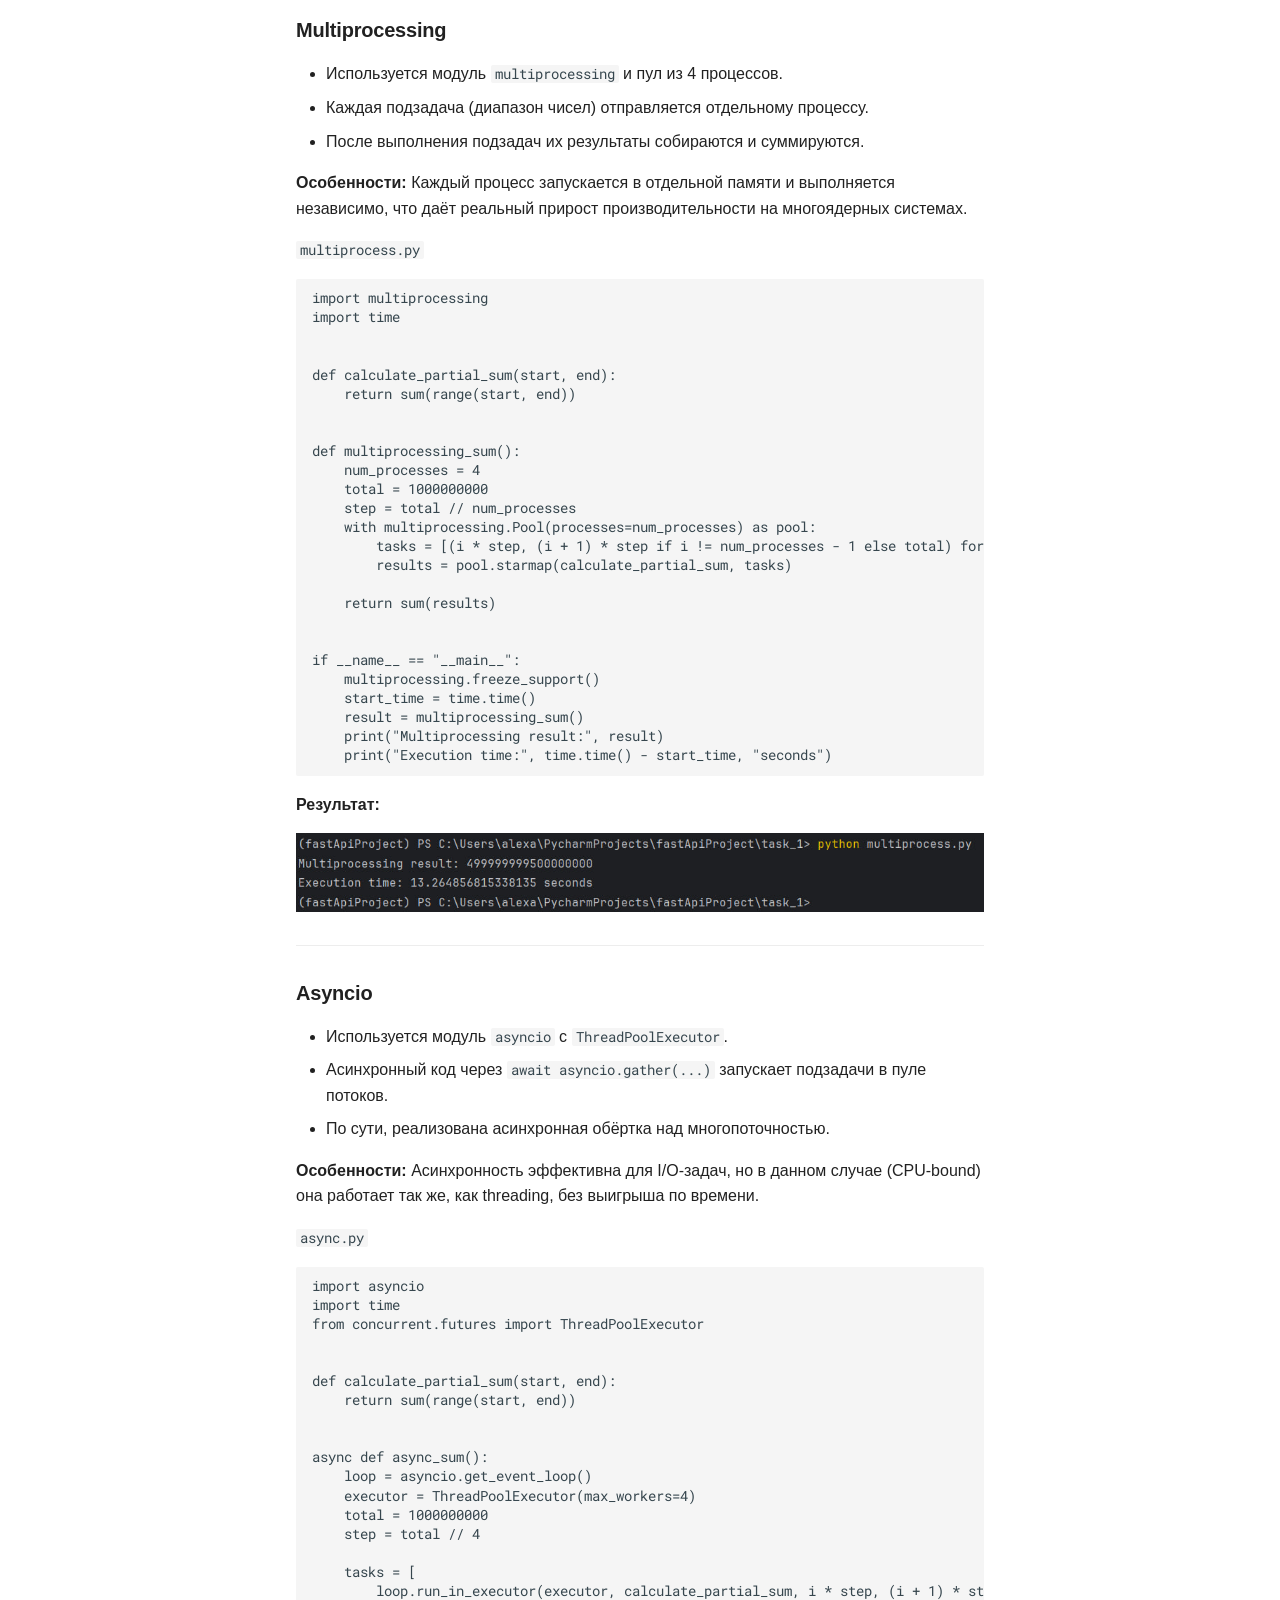
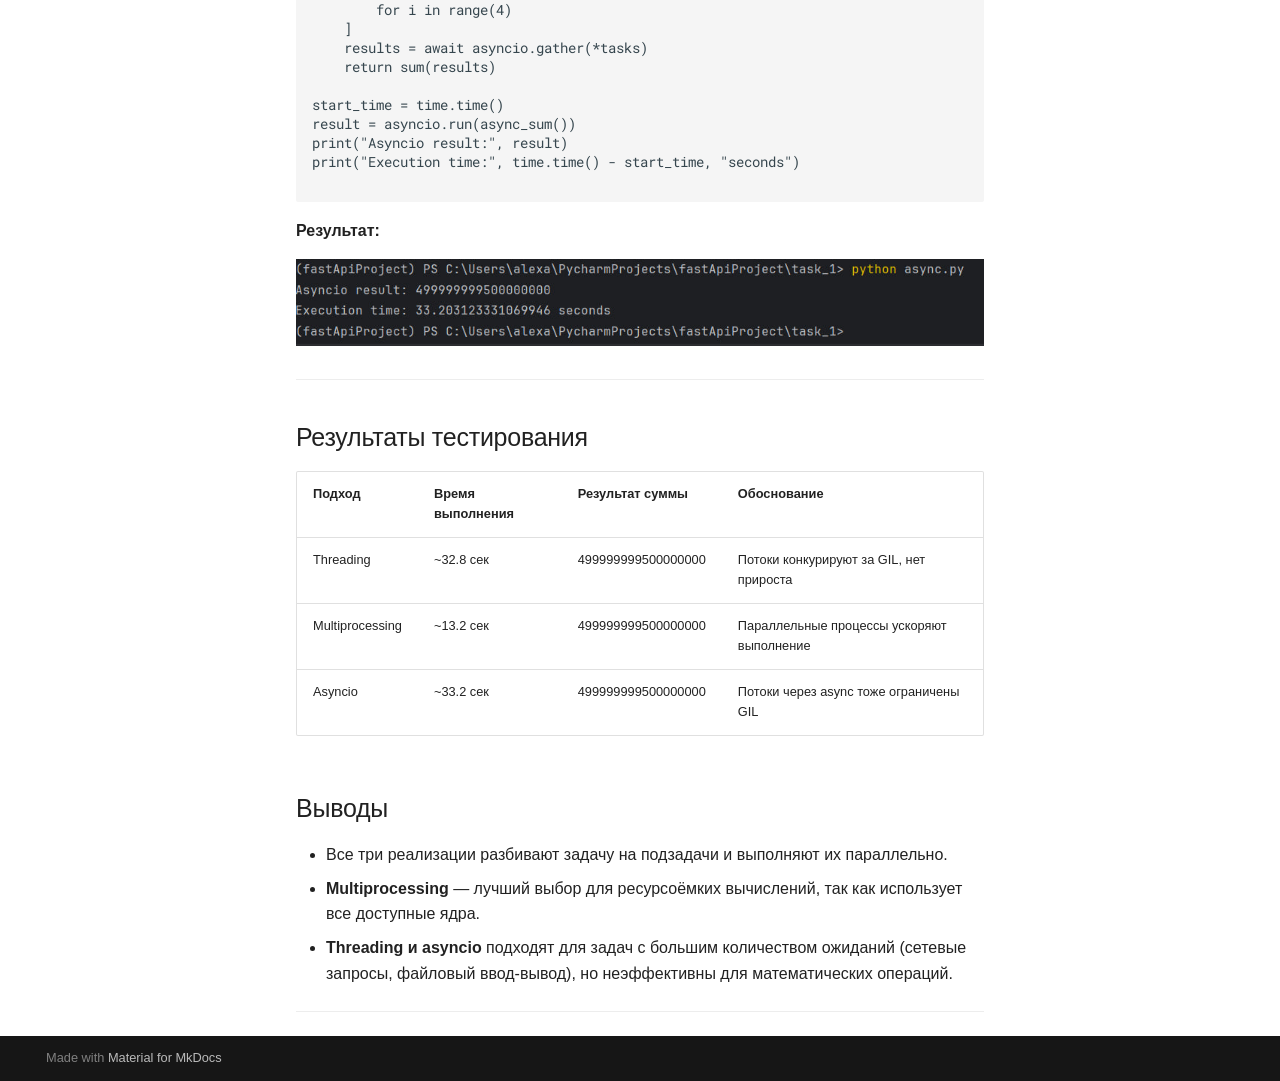
<file: lab_2/task_1/index.html>
<!doctype html>
<html lang="en" class="no-js">
  <head>
    
      <meta charset="utf-8">
      <meta name="viewport" content="width=device-width,initial-scale=1">
      
      
      
      
        <link rel="prev" href="../title/">
      
      
        <link rel="next" href="../task_2/">
      
      
      <link rel="icon" href="../../assets/images/favicon.png">
      <meta name="generator" content="mkdocs-1.6.1, mkdocs-material-9.6.11">
    
    
      
        <title>Задача 1 - WEB docs 2.0</title>
      
    
    
      <link rel="stylesheet" href="../../assets/stylesheets/main.4af4bdda.min.css">
      
        
        <link rel="stylesheet" href="../../assets/stylesheets/palette.06af60db.min.css">
      
      


    
    
      
    
    
      
        
        
        <link rel="preconnect" href="https://fonts.gstatic.com" crossorigin>
        <link rel="stylesheet" href="https://fonts.googleapis.com/css?family=Arial:300,300i,400,400i,700,700i%7CRoboto+Mono:400,400i,700,700i&display=fallback">
        <style>:root{--md-text-font:"Arial";--md-code-font:"Roboto Mono"}</style>
      
    
    
      <link rel="stylesheet" href="../../stylesheets/custom.css">
    
    <script>__md_scope=new URL("../..",location),__md_hash=e=>[...e].reduce(((e,_)=>(e<<5)-e+_.charCodeAt(0)),0),__md_get=(e,_=localStorage,t=__md_scope)=>JSON.parse(_.getItem(t.pathname+"."+e)),__md_set=(e,_,t=localStorage,a=__md_scope)=>{try{t.setItem(a.pathname+"."+e,JSON.stringify(_))}catch(e){}}</script>
    
      

    
    
    
  </head>
  
  
    
    
    
    
    
    <body dir="ltr" data-md-color-scheme="default" data-md-color-primary="deep-purple" data-md-color-accent="deep-purple">
  
    
    <input class="md-toggle" data-md-toggle="drawer" type="checkbox" id="__drawer" autocomplete="off">
    <input class="md-toggle" data-md-toggle="search" type="checkbox" id="__search" autocomplete="off">
    <label class="md-overlay" for="__drawer"></label>
    <div data-md-component="skip">
      
        
        <a href="#_1" class="md-skip">
          Skip to content
        </a>
      
    </div>
    <div data-md-component="announce">
      
    </div>
    
    
      

  

<header class="md-header md-header--shadow" data-md-component="header">
  <nav class="md-header__inner md-grid" aria-label="Header">
    <a href="../.." title="WEB docs 2.0" class="md-header__button md-logo" aria-label="WEB docs 2.0" data-md-component="logo">
      
  
  <svg xmlns="http://www.w3.org/2000/svg" viewBox="0 0 24 24"><path d="M12 8a3 3 0 0 0 3-3 3 3 0 0 0-3-3 3 3 0 0 0-3 3 3 3 0 0 0 3 3m0 3.54C9.64 9.35 6.5 8 3 8v11c3.5 0 6.64 1.35 9 3.54 2.36-2.19 5.5-3.54 9-3.54V8c-3.5 0-6.64 1.35-9 3.54"/></svg>

    </a>
    <label class="md-header__button md-icon" for="__drawer">
      
      <svg xmlns="http://www.w3.org/2000/svg" viewBox="0 0 24 24"><path d="M3 6h18v2H3zm0 5h18v2H3zm0 5h18v2H3z"/></svg>
    </label>
    <div class="md-header__title" data-md-component="header-title">
      <div class="md-header__ellipsis">
        <div class="md-header__topic">
          <span class="md-ellipsis">
            WEB docs 2.0
          </span>
        </div>
        <div class="md-header__topic" data-md-component="header-topic">
          <span class="md-ellipsis">
            
              Задача 1
            
          </span>
        </div>
      </div>
    </div>
    
      
    
    
    
    
      
      
        <label class="md-header__button md-icon" for="__search">
          
          <svg xmlns="http://www.w3.org/2000/svg" viewBox="0 0 24 24"><path d="M9.5 3A6.5 6.5 0 0 1 16 9.5c0 1.61-.59 3.09-1.56 4.23l.27.27h.79l5 5-1.5 1.5-5-5v-.79l-.27-.27A6.52 6.52 0 0 1 9.5 16 6.5 6.5 0 0 1 3 9.5 6.5 6.5 0 0 1 9.5 3m0 2C7 5 5 7 5 9.5S7 14 9.5 14 14 12 14 9.5 12 5 9.5 5"/></svg>
        </label>
        <div class="md-search" data-md-component="search" role="dialog">
  <label class="md-search__overlay" for="__search"></label>
  <div class="md-search__inner" role="search">
    <form class="md-search__form" name="search">
      <input type="text" class="md-search__input" name="query" aria-label="Search" placeholder="Search" autocapitalize="off" autocorrect="off" autocomplete="off" spellcheck="false" data-md-component="search-query" required>
      <label class="md-search__icon md-icon" for="__search">
        
        <svg xmlns="http://www.w3.org/2000/svg" viewBox="0 0 24 24"><path d="M9.5 3A6.5 6.5 0 0 1 16 9.5c0 1.61-.59 3.09-1.56 4.23l.27.27h.79l5 5-1.5 1.5-5-5v-.79l-.27-.27A6.52 6.52 0 0 1 9.5 16 6.5 6.5 0 0 1 3 9.5 6.5 6.5 0 0 1 9.5 3m0 2C7 5 5 7 5 9.5S7 14 9.5 14 14 12 14 9.5 12 5 9.5 5"/></svg>
        
        <svg xmlns="http://www.w3.org/2000/svg" viewBox="0 0 24 24"><path d="M20 11v2H8l5.5 5.5-1.42 1.42L4.16 12l7.92-7.92L13.5 5.5 8 11z"/></svg>
      </label>
      <nav class="md-search__options" aria-label="Search">
        
        <button type="reset" class="md-search__icon md-icon" title="Clear" aria-label="Clear" tabindex="-1">
          
          <svg xmlns="http://www.w3.org/2000/svg" viewBox="0 0 24 24"><path d="M19 6.41 17.59 5 12 10.59 6.41 5 5 6.41 10.59 12 5 17.59 6.41 19 12 13.41 17.59 19 19 17.59 13.41 12z"/></svg>
        </button>
      </nav>
      
    </form>
    <div class="md-search__output">
      <div class="md-search__scrollwrap" tabindex="0" data-md-scrollfix>
        <div class="md-search-result" data-md-component="search-result">
          <div class="md-search-result__meta">
            Initializing search
          </div>
          <ol class="md-search-result__list" role="presentation"></ol>
        </div>
      </div>
    </div>
  </div>
</div>
      
    
    
  </nav>
  
</header>
    
    <div class="md-container" data-md-component="container">
      
      
        
          
        
      
      <main class="md-main" data-md-component="main">
        <div class="md-main__inner md-grid">
          
            
              
              <div class="md-sidebar md-sidebar--primary" data-md-component="sidebar" data-md-type="navigation" >
                <div class="md-sidebar__scrollwrap">
                  <div class="md-sidebar__inner">
                    



<nav class="md-nav md-nav--primary" aria-label="Navigation" data-md-level="0">
  <label class="md-nav__title" for="__drawer">
    <a href="../.." title="WEB docs 2.0" class="md-nav__button md-logo" aria-label="WEB docs 2.0" data-md-component="logo">
      
  
  <svg xmlns="http://www.w3.org/2000/svg" viewBox="0 0 24 24"><path d="M12 8a3 3 0 0 0 3-3 3 3 0 0 0-3-3 3 3 0 0 0-3 3 3 3 0 0 0 3 3m0 3.54C9.64 9.35 6.5 8 3 8v11c3.5 0 6.64 1.35 9 3.54 2.36-2.19 5.5-3.54 9-3.54V8c-3.5 0-6.64 1.35-9 3.54"/></svg>

    </a>
    WEB docs 2.0
  </label>
  
  <ul class="md-nav__list" data-md-scrollfix>
    
      
      
  
  
  
  
    <li class="md-nav__item">
      <a href="../.." class="md-nav__link">
        
  
  
  <span class="md-ellipsis">
    Home
    
  </span>
  

      </a>
    </li>
  

    
      
      
  
  
  
  
    
    
    
    
    
    <li class="md-nav__item md-nav__item--nested">
      
        
        
        <input class="md-nav__toggle md-toggle " type="checkbox" id="__nav_2" >
        
          
          <label class="md-nav__link" for="__nav_2" id="__nav_2_label" tabindex="0">
            
  
  
  <span class="md-ellipsis">
    ЛР 1
    
  </span>
  

            <span class="md-nav__icon md-icon"></span>
          </label>
        
        <nav class="md-nav" data-md-level="1" aria-labelledby="__nav_2_label" aria-expanded="false">
          <label class="md-nav__title" for="__nav_2">
            <span class="md-nav__icon md-icon"></span>
            ЛР 1
          </label>
          <ul class="md-nav__list" data-md-scrollfix>
            
              
                
  
  
  
  
    <li class="md-nav__item">
      <a href="../../lab_1/title/" class="md-nav__link">
        
  
  
  <span class="md-ellipsis">
    Главная
    
  </span>
  

      </a>
    </li>
  

              
            
              
                
  
  
  
  
    <li class="md-nav__item">
      <a href="../../lab_1/models/" class="md-nav__link">
        
  
  
  <span class="md-ellipsis">
    Модели
    
  </span>
  

      </a>
    </li>
  

              
            
              
                
  
  
  
  
    <li class="md-nav__item">
      <a href="../../lab_1/connection/" class="md-nav__link">
        
  
  
  <span class="md-ellipsis">
    Соединение с БД
    
  </span>
  

      </a>
    </li>
  

              
            
              
                
  
  
  
  
    <li class="md-nav__item">
      <a href="../../lab_1/endpoints/" class="md-nav__link">
        
  
  
  <span class="md-ellipsis">
    Эндпоинты
    
  </span>
  

      </a>
    </li>
  

              
            
              
                
  
  
  
  
    <li class="md-nav__item">
      <a href="../../lab_1/auth/" class="md-nav__link">
        
  
  
  <span class="md-ellipsis">
    Аутентификация
    
  </span>
  

      </a>
    </li>
  

              
            
          </ul>
        </nav>
      
    </li>
  

    
      
      
  
  
    
  
  
  
    
    
    
    
    
    <li class="md-nav__item md-nav__item--active md-nav__item--nested">
      
        
        
        <input class="md-nav__toggle md-toggle " type="checkbox" id="__nav_3" checked>
        
          
          <label class="md-nav__link" for="__nav_3" id="__nav_3_label" tabindex="0">
            
  
  
  <span class="md-ellipsis">
    ЛР 2
    
  </span>
  

            <span class="md-nav__icon md-icon"></span>
          </label>
        
        <nav class="md-nav" data-md-level="1" aria-labelledby="__nav_3_label" aria-expanded="true">
          <label class="md-nav__title" for="__nav_3">
            <span class="md-nav__icon md-icon"></span>
            ЛР 2
          </label>
          <ul class="md-nav__list" data-md-scrollfix>
            
              
                
  
  
  
  
    <li class="md-nav__item">
      <a href="../title/" class="md-nav__link">
        
  
  
  <span class="md-ellipsis">
    Главная
    
  </span>
  

      </a>
    </li>
  

              
            
              
                
  
  
    
  
  
  
    <li class="md-nav__item md-nav__item--active">
      
      <input class="md-nav__toggle md-toggle" type="checkbox" id="__toc">
      
      
        
      
      
        <label class="md-nav__link md-nav__link--active" for="__toc">
          
  
  
  <span class="md-ellipsis">
    Задача 1
    
  </span>
  

          <span class="md-nav__icon md-icon"></span>
        </label>
      
      <a href="./" class="md-nav__link md-nav__link--active">
        
  
  
  <span class="md-ellipsis">
    Задача 1
    
  </span>
  

      </a>
      
        

<nav class="md-nav md-nav--secondary" aria-label="Table of contents">
  
  
  
    
  
  
    <label class="md-nav__title" for="__toc">
      <span class="md-nav__icon md-icon"></span>
      Table of contents
    </label>
    <ul class="md-nav__list" data-md-component="toc" data-md-scrollfix>
      
        <li class="md-nav__item">
  <a href="#threading-multiprocessing-async-python" class="md-nav__link">
    <span class="md-ellipsis">
      Различия между threading, multiprocessing и async в Python
    </span>
  </a>
  
    <nav class="md-nav" aria-label="Различия между threading, multiprocessing и async в Python">
      <ul class="md-nav__list">
        
          <li class="md-nav__item">
  <a href="#threading" class="md-nav__link">
    <span class="md-ellipsis">
      Threading
    </span>
  </a>
  
</li>
        
          <li class="md-nav__item">
  <a href="#multiprocessing" class="md-nav__link">
    <span class="md-ellipsis">
      Multiprocessing
    </span>
  </a>
  
</li>
        
          <li class="md-nav__item">
  <a href="#asyncio" class="md-nav__link">
    <span class="md-ellipsis">
      Asyncio
    </span>
  </a>
  
</li>
        
      </ul>
    </nav>
  
</li>
      
        <li class="md-nav__item">
  <a href="#_2" class="md-nav__link">
    <span class="md-ellipsis">
      Результаты тестирования
    </span>
  </a>
  
</li>
      
        <li class="md-nav__item">
  <a href="#_3" class="md-nav__link">
    <span class="md-ellipsis">
      Выводы
    </span>
  </a>
  
</li>
      
    </ul>
  
</nav>
      
    </li>
  

              
            
              
                
  
  
  
  
    <li class="md-nav__item">
      <a href="../task_2/" class="md-nav__link">
        
  
  
  <span class="md-ellipsis">
    Задача 2
    
  </span>
  

      </a>
    </li>
  

              
            
          </ul>
        </nav>
      
    </li>
  

    
      
      
  
  
  
  
    
    
    
    
    
    <li class="md-nav__item md-nav__item--nested">
      
        
        
        <input class="md-nav__toggle md-toggle " type="checkbox" id="__nav_4" >
        
          
          <label class="md-nav__link" for="__nav_4" id="__nav_4_label" tabindex="0">
            
  
  
  <span class="md-ellipsis">
    ЛР 3
    
  </span>
  

            <span class="md-nav__icon md-icon"></span>
          </label>
        
        <nav class="md-nav" data-md-level="1" aria-labelledby="__nav_4_label" aria-expanded="false">
          <label class="md-nav__title" for="__nav_4">
            <span class="md-nav__icon md-icon"></span>
            ЛР 3
          </label>
          <ul class="md-nav__list" data-md-scrollfix>
            
              
                
  
  
  
  
    <li class="md-nav__item">
      <a href="../../lab_3/title/" class="md-nav__link">
        
  
  
  <span class="md-ellipsis">
    Главная
    
  </span>
  

      </a>
    </li>
  

              
            
              
                
  
  
  
  
    <li class="md-nav__item">
      <a href="../../lab_3/task/" class="md-nav__link">
        
  
  
  <span class="md-ellipsis">
    Ход работы
    
  </span>
  

      </a>
    </li>
  

              
            
          </ul>
        </nav>
      
    </li>
  

    
  </ul>
</nav>
                  </div>
                </div>
              </div>
            
            
              
              <div class="md-sidebar md-sidebar--secondary" data-md-component="sidebar" data-md-type="toc" >
                <div class="md-sidebar__scrollwrap">
                  <div class="md-sidebar__inner">
                    

<nav class="md-nav md-nav--secondary" aria-label="Table of contents">
  
  
  
    
  
  
    <label class="md-nav__title" for="__toc">
      <span class="md-nav__icon md-icon"></span>
      Table of contents
    </label>
    <ul class="md-nav__list" data-md-component="toc" data-md-scrollfix>
      
        <li class="md-nav__item">
  <a href="#threading-multiprocessing-async-python" class="md-nav__link">
    <span class="md-ellipsis">
      Различия между threading, multiprocessing и async в Python
    </span>
  </a>
  
    <nav class="md-nav" aria-label="Различия между threading, multiprocessing и async в Python">
      <ul class="md-nav__list">
        
          <li class="md-nav__item">
  <a href="#threading" class="md-nav__link">
    <span class="md-ellipsis">
      Threading
    </span>
  </a>
  
</li>
        
          <li class="md-nav__item">
  <a href="#multiprocessing" class="md-nav__link">
    <span class="md-ellipsis">
      Multiprocessing
    </span>
  </a>
  
</li>
        
          <li class="md-nav__item">
  <a href="#asyncio" class="md-nav__link">
    <span class="md-ellipsis">
      Asyncio
    </span>
  </a>
  
</li>
        
      </ul>
    </nav>
  
</li>
      
        <li class="md-nav__item">
  <a href="#_2" class="md-nav__link">
    <span class="md-ellipsis">
      Результаты тестирования
    </span>
  </a>
  
</li>
      
        <li class="md-nav__item">
  <a href="#_3" class="md-nav__link">
    <span class="md-ellipsis">
      Выводы
    </span>
  </a>
  
</li>
      
    </ul>
  
</nav>
                  </div>
                </div>
              </div>
            
          
          
            <div class="md-content" data-md-component="content">
              <article class="md-content__inner md-typeset">
                
                  



<h1 id="_1">Потоки. Процессы. Асинхронность.</h1>
<h2 id="threading-multiprocessing-async-python">Различия между threading, multiprocessing и async в Python</h2>
<p><strong>Задача</strong> </p>
<p>Напишите три различных программы на Python, использующие каждый из подходов: <code>threading</code>, <code>multiprocessing</code> и <code>async</code>. Каждая программа должна решать считать сумму всех чисел от 1 до 1000000000. Разделите вычисления на несколько параллельных задач для ускорения выполнения.</p>
<hr />
<h3 id="threading"><strong>Threading</strong></h3>
<ul>
<li>Используется модуль <code>threading</code>.</li>
<li>Диапазон чисел делится на 4 части.</li>
<li>Для каждой части запускается отдельный поток, который считает частичную сумму.</li>
<li>После завершения всех потоков суммируются результаты.</li>
</ul>
<p><strong>Особенности:</strong> Потоки работают в рамках одного процесса и используют общий GIL, поэтому неэффективны для CPU-зависимых задач.</p>
<p><code>thread.py</code></p>
<pre><code class="language-python">import threading
import time


def calculate_partial_sum(start, end, result, index):
    result[index] = sum(range(start, end))


def threaded_sum():
    num_threads = 4
    total = 1000000000
    step = total // num_threads
    threads = []
    results = [0] * num_threads

    for i in range(num_threads):
        start = i * step
        end = (i + 1) * step if i != num_threads - 1 else total
        thread = threading.Thread(target=calculate_partial_sum, args=(start, end, results, i))
        threads.append(thread)
        thread.start()

    for thread in threads:
        thread.join()

    return sum(results)


start_time = time.time()
result = threaded_sum()
print(&quot;Threading result:&quot;, result)
print(&quot;Execution time:&quot;, time.time() - start_time, &quot;seconds&quot;)

</code></pre>
<p><strong>Результат:</strong></p>
<p><img alt="thread" src="../img.png" /></p>
<hr />
<h3 id="multiprocessing"><strong>Multiprocessing</strong></h3>
<ul>
<li>Используется модуль <code>multiprocessing</code> и пул из 4 процессов.</li>
<li>Каждая подзадача (диапазон чисел) отправляется отдельному процессу.</li>
<li>После выполнения подзадач их результаты собираются и суммируются.</li>
</ul>
<p><strong>Особенности:</strong> Каждый процесс запускается в отдельной памяти и выполняется независимо, что даёт реальный прирост производительности на многоядерных системах.</p>
<p><code>multiprocess.py</code></p>
<pre><code class="language-python">import multiprocessing
import time


def calculate_partial_sum(start, end):
    return sum(range(start, end))


def multiprocessing_sum():
    num_processes = 4
    total = 1000000000
    step = total // num_processes
    with multiprocessing.Pool(processes=num_processes) as pool:
        tasks = [(i * step, (i + 1) * step if i != num_processes - 1 else total) for i in range(num_processes)]
        results = pool.starmap(calculate_partial_sum, tasks)

    return sum(results)


if __name__ == &quot;__main__&quot;:
    multiprocessing.freeze_support()  
    start_time = time.time()
    result = multiprocessing_sum()
    print(&quot;Multiprocessing result:&quot;, result)
    print(&quot;Execution time:&quot;, time.time() - start_time, &quot;seconds&quot;)
</code></pre>
<p><strong>Результат:</strong></p>
<p><img alt="mult" src="../img_1.png" /></p>
<hr />
<h3 id="asyncio"><strong>Asyncio</strong></h3>
<ul>
<li>Используется модуль <code>asyncio</code> с <code>ThreadPoolExecutor</code>.</li>
<li>Асинхронный код через <code>await asyncio.gather(...)</code> запускает подзадачи в пуле потоков.</li>
<li>По сути, реализована асинхронная обёртка над многопоточностью.</li>
</ul>
<p><strong>Особенности:</strong> Асинхронность эффективна для I/O-задач, но в данном случае (CPU-bound) она работает так же, как threading, без выигрыша по времени.</p>
<p><code>async.py</code></p>
<pre><code class="language-python">import asyncio
import time
from concurrent.futures import ThreadPoolExecutor


def calculate_partial_sum(start, end):
    return sum(range(start, end))


async def async_sum():
    loop = asyncio.get_event_loop()
    executor = ThreadPoolExecutor(max_workers=4)
    total = 1000000000
    step = total // 4

    tasks = [
        loop.run_in_executor(executor, calculate_partial_sum, i * step, (i + 1) * step if i != 3 else total)
        for i in range(4)
    ]
    results = await asyncio.gather(*tasks)
    return sum(results)

start_time = time.time()
result = asyncio.run(async_sum())
print(&quot;Asyncio result:&quot;, result)
print(&quot;Execution time:&quot;, time.time() - start_time, &quot;seconds&quot;)

</code></pre>
<p><strong>Результат:</strong></p>
<p><img alt="async" src="../img_2.png" /></p>
<hr />
<h2 id="_2">Результаты тестирования</h2>
<table>
<thead>
<tr>
<th>Подход</th>
<th>Время выполнения</th>
<th>Результат суммы</th>
<th>Обоснование</th>
</tr>
</thead>
<tbody>
<tr>
<td>Threading</td>
<td>~32.8 сек</td>
<td>499999999500000000</td>
<td>Потоки конкурируют за GIL, нет прироста</td>
</tr>
<tr>
<td>Multiprocessing</td>
<td>~13.2 сек</td>
<td>499999999500000000</td>
<td>Параллельные процессы ускоряют выполнение</td>
</tr>
<tr>
<td>Asyncio</td>
<td>~33.2 сек</td>
<td>499999999500000000</td>
<td>Потоки через async тоже ограничены GIL</td>
</tr>
</tbody>
</table>
<h2 id="_3">Выводы</h2>
<ul>
<li>Все три реализации разбивают задачу на подзадачи и выполняют их параллельно.</li>
<li><strong>Multiprocessing</strong> — лучший выбор для ресурсоёмких вычислений, так как использует все доступные ядра.</li>
<li><strong>Threading и asyncio</strong> подходят для задач с большим количеством ожиданий (сетевые запросы, файловый ввод-вывод), но неэффективны для математических операций.</li>
</ul>
<hr />












                
              </article>
            </div>
          
          
<script>var target=document.getElementById(location.hash.slice(1));target&&target.name&&(target.checked=target.name.startsWith("__tabbed_"))</script>
        </div>
        
      </main>
      
        <footer class="md-footer">
  
  <div class="md-footer-meta md-typeset">
    <div class="md-footer-meta__inner md-grid">
      <div class="md-copyright">
  
  
    Made with
    <a href="https://squidfunk.github.io/mkdocs-material/" target="_blank" rel="noopener">
      Material for MkDocs
    </a>
  
</div>
      
    </div>
  </div>
</footer>
      
    </div>
    <div class="md-dialog" data-md-component="dialog">
      <div class="md-dialog__inner md-typeset"></div>
    </div>
    
    
    
      
      <script id="__config" type="application/json">{"base": "../..", "features": [], "search": "../../assets/javascripts/workers/search.f8cc74c7.min.js", "tags": null, "translations": {"clipboard.copied": "Copied to clipboard", "clipboard.copy": "Copy to clipboard", "search.result.more.one": "1 more on this page", "search.result.more.other": "# more on this page", "search.result.none": "No matching documents", "search.result.one": "1 matching document", "search.result.other": "# matching documents", "search.result.placeholder": "Type to start searching", "search.result.term.missing": "Missing", "select.version": "Select version"}, "version": null}</script>
    
    
      <script src="../../assets/javascripts/bundle.c8b220af.min.js"></script>
      
    
  </body>
</html>
</file>
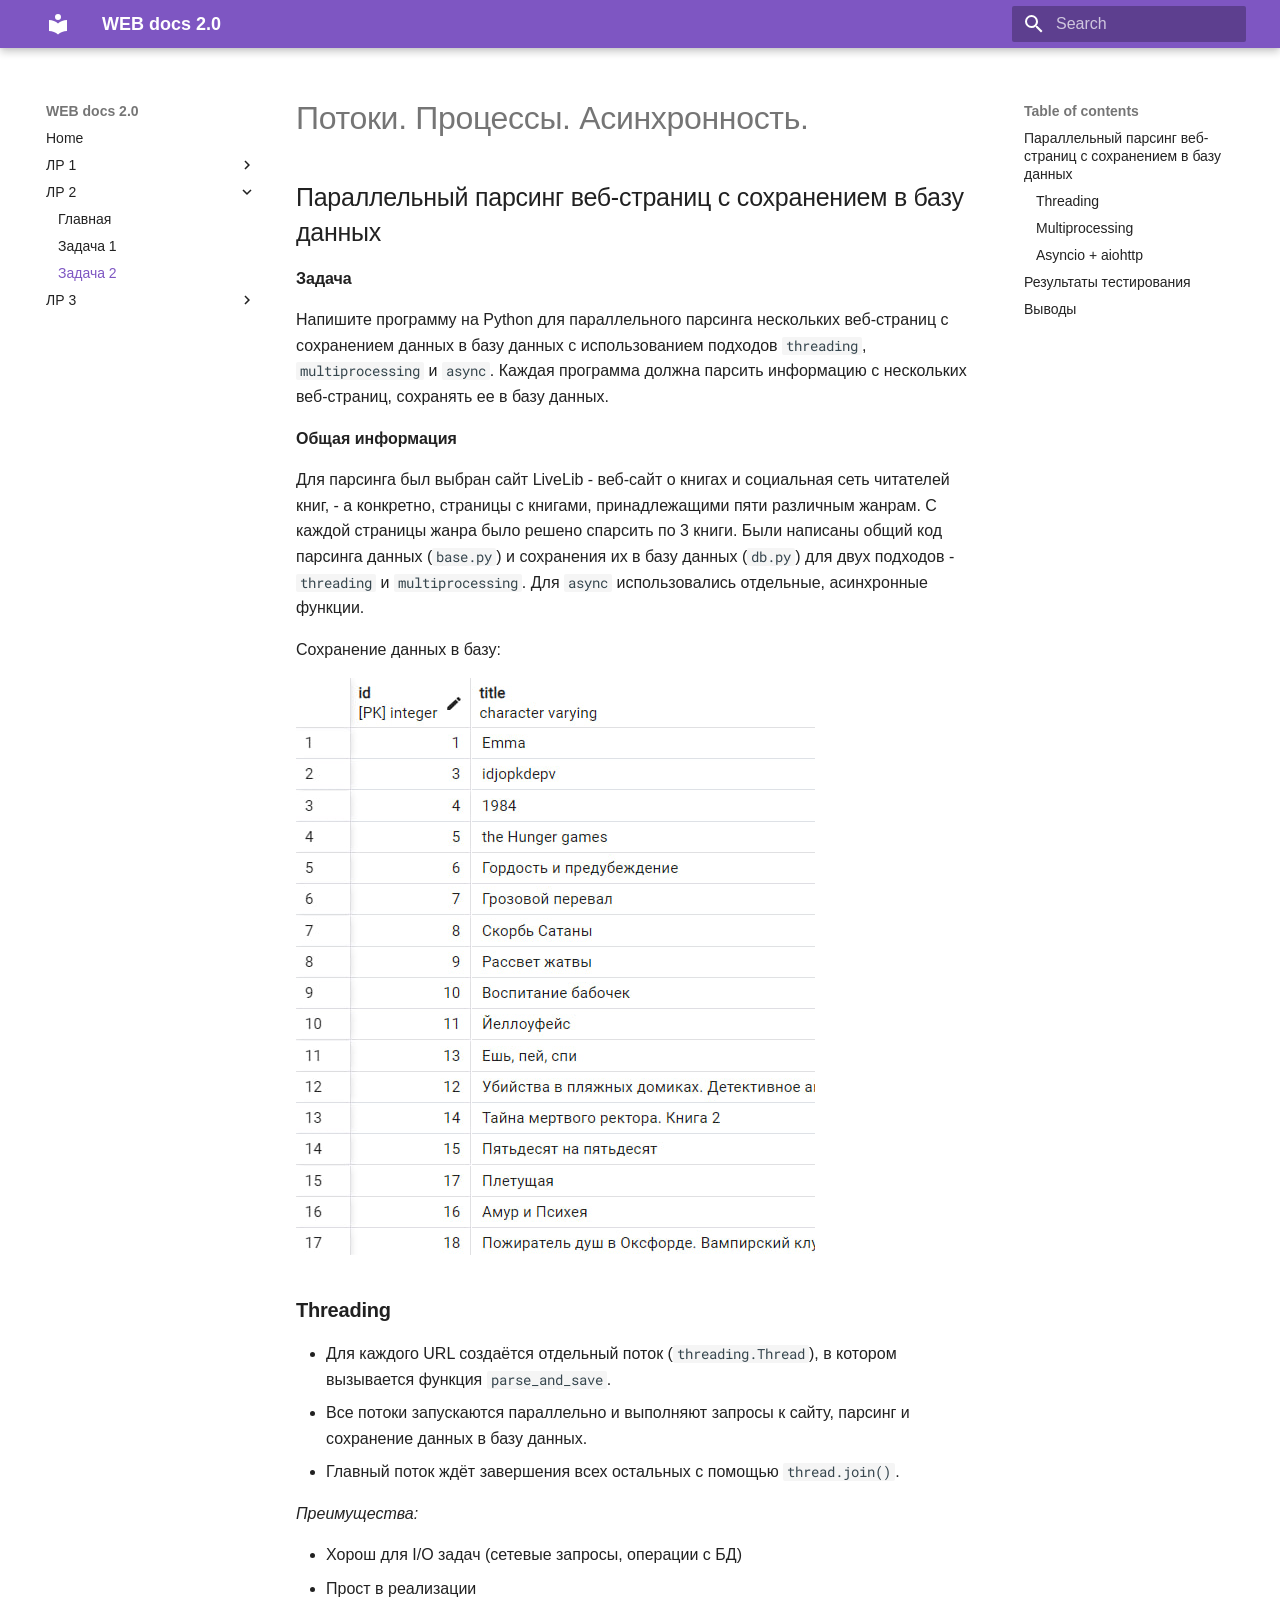
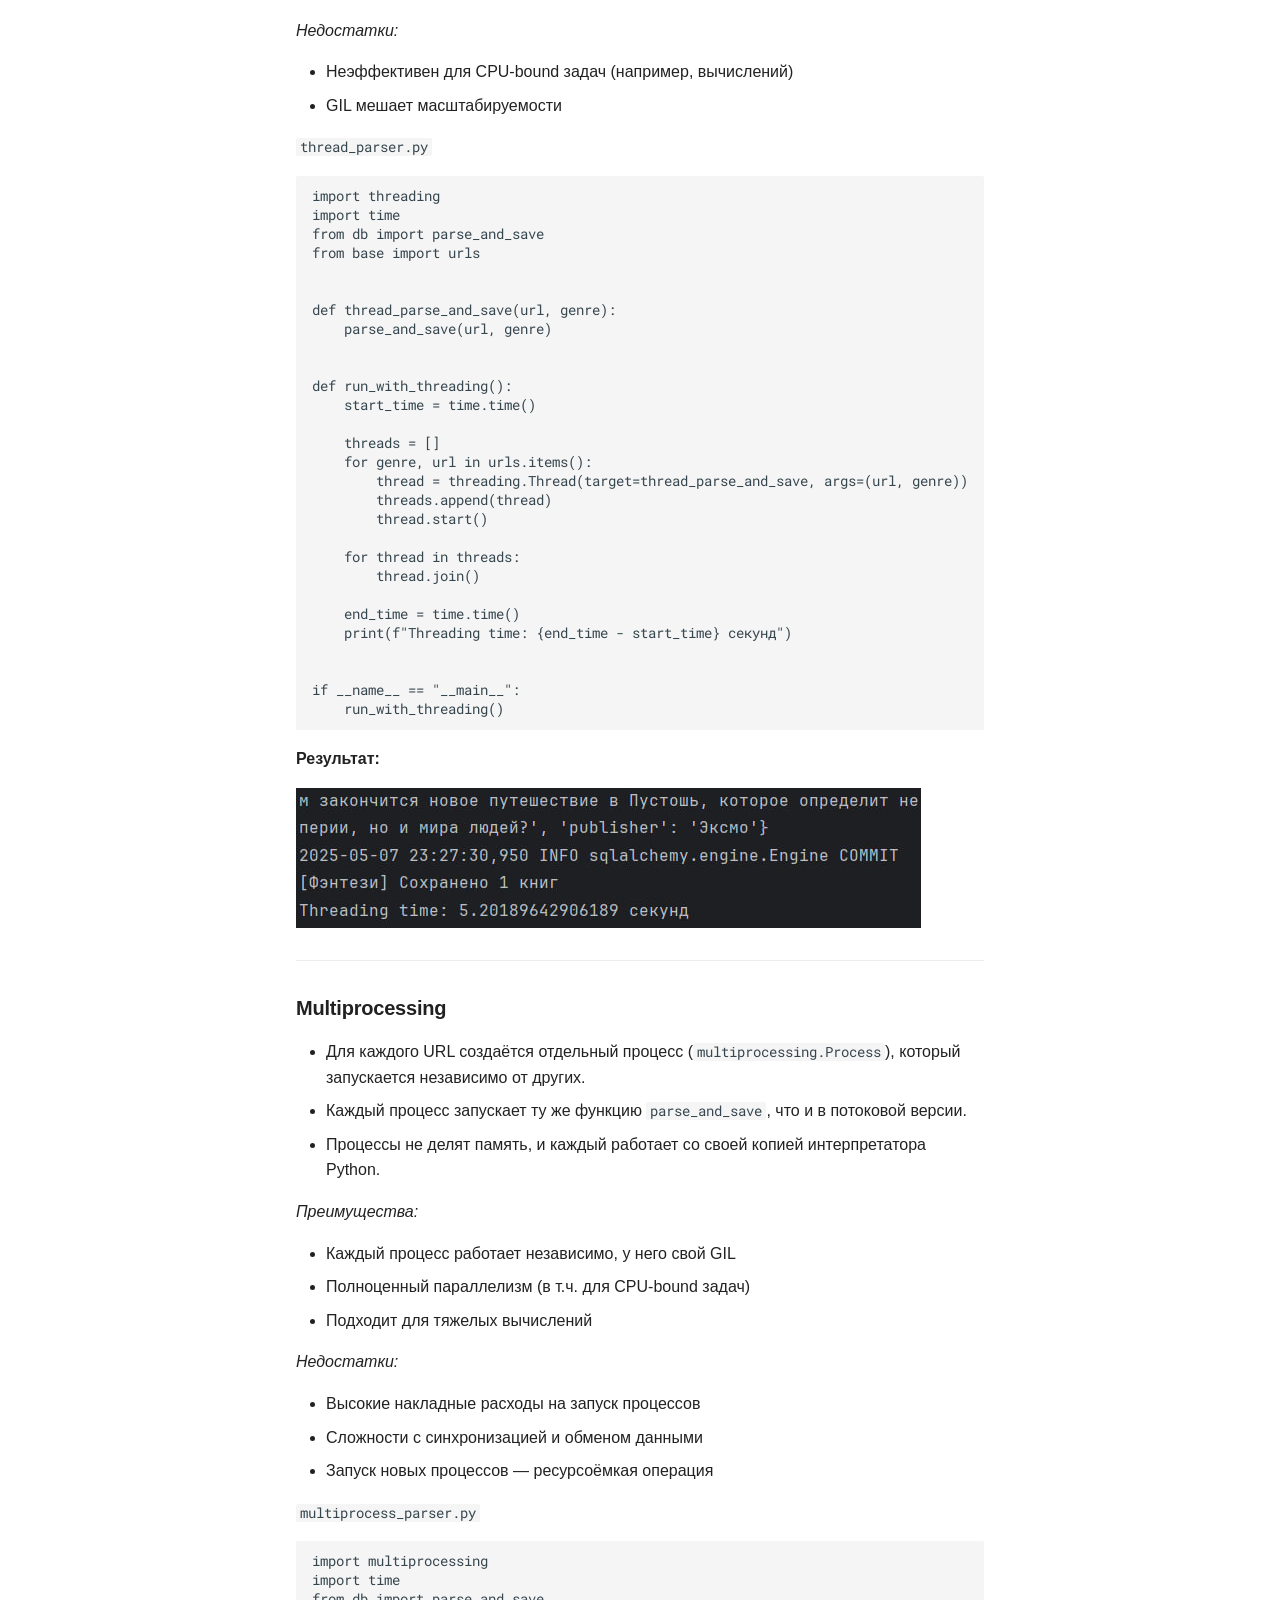
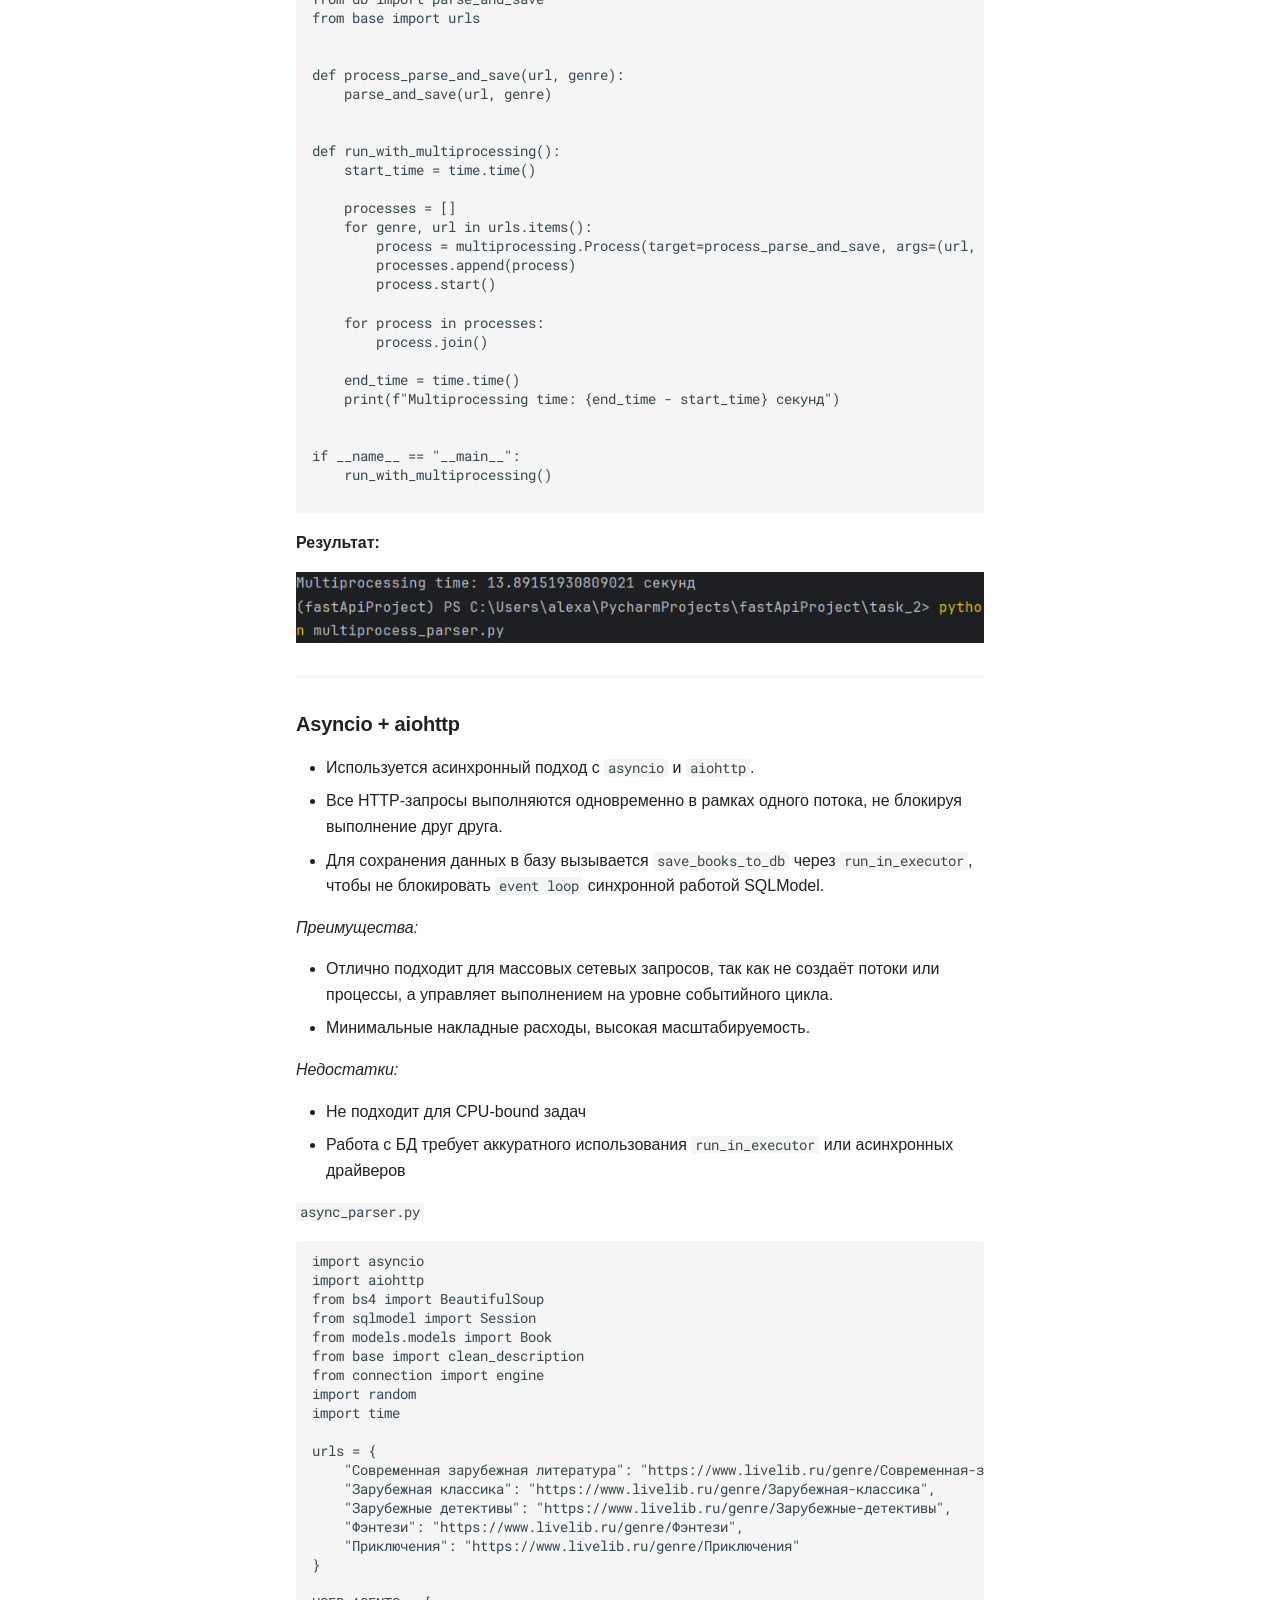
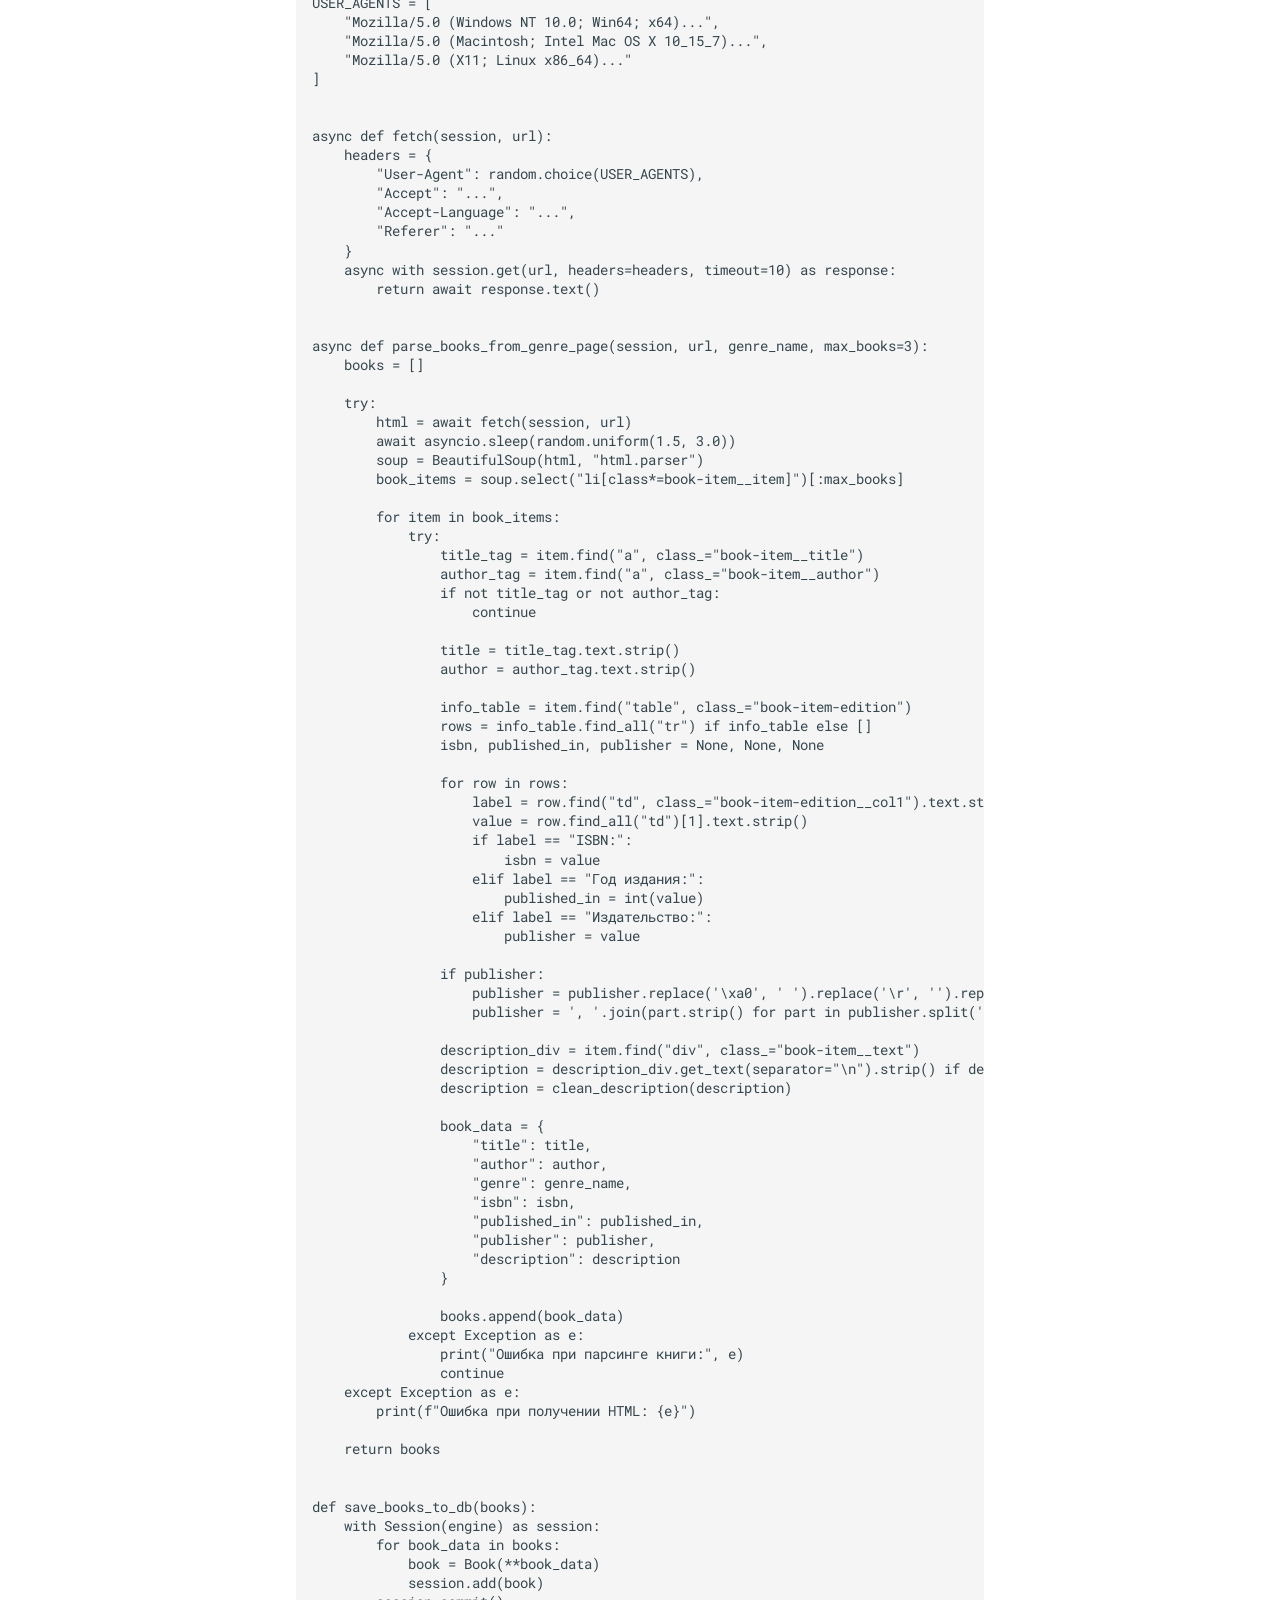
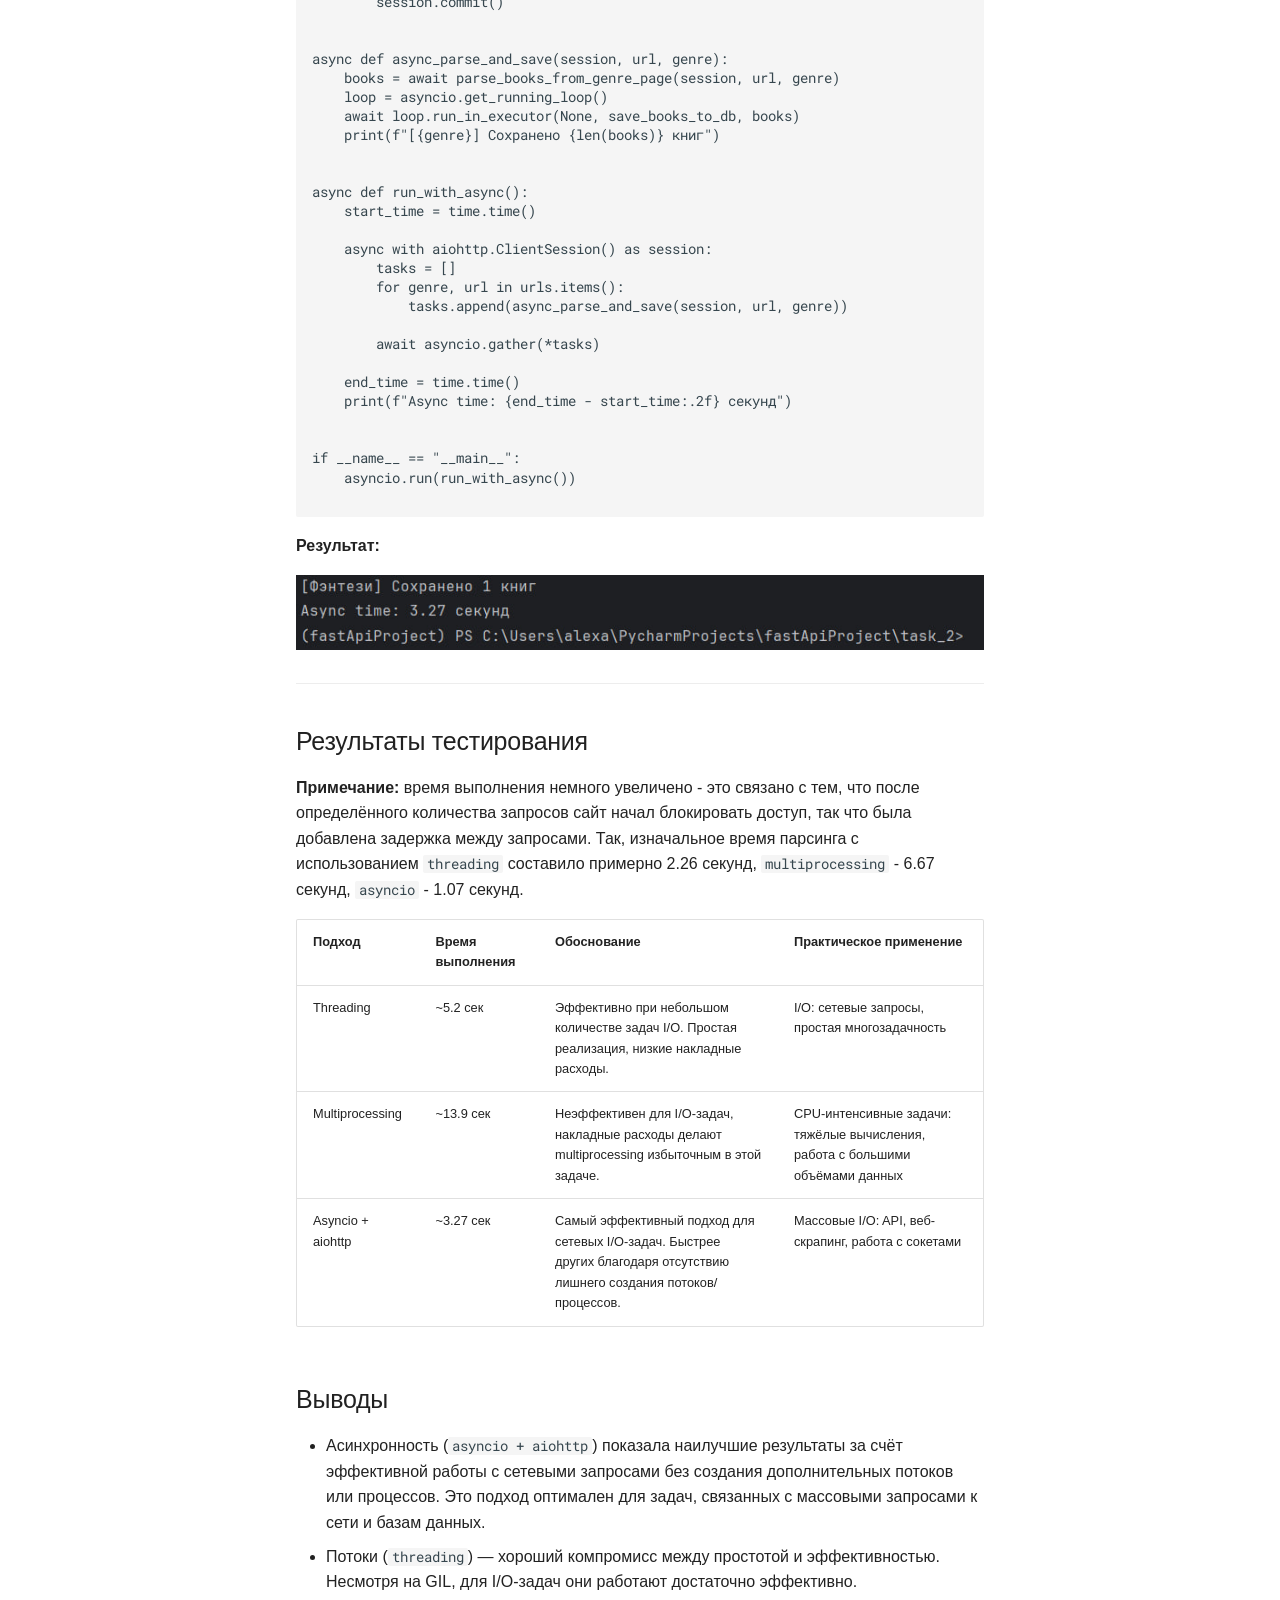
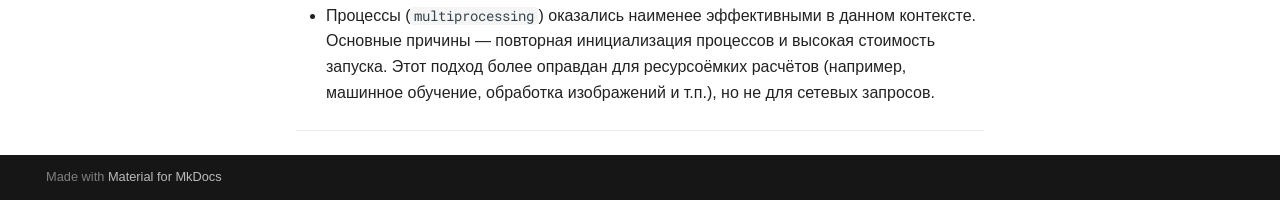
<file: lab_2/task_2/index.html>
<!doctype html>
<html lang="en" class="no-js">
  <head>
    
      <meta charset="utf-8">
      <meta name="viewport" content="width=device-width,initial-scale=1">
      
      
      
      
        <link rel="prev" href="../task_1/">
      
      
        <link rel="next" href="../../lab_3/title/">
      
      
      <link rel="icon" href="../../assets/images/favicon.png">
      <meta name="generator" content="mkdocs-1.6.1, mkdocs-material-9.6.11">
    
    
      
        <title>Задача 2 - WEB docs 2.0</title>
      
    
    
      <link rel="stylesheet" href="../../assets/stylesheets/main.4af4bdda.min.css">
      
        
        <link rel="stylesheet" href="../../assets/stylesheets/palette.06af60db.min.css">
      
      


    
    
      
    
    
      
        
        
        <link rel="preconnect" href="https://fonts.gstatic.com" crossorigin>
        <link rel="stylesheet" href="https://fonts.googleapis.com/css?family=Arial:300,300i,400,400i,700,700i%7CRoboto+Mono:400,400i,700,700i&display=fallback">
        <style>:root{--md-text-font:"Arial";--md-code-font:"Roboto Mono"}</style>
      
    
    
      <link rel="stylesheet" href="../../stylesheets/custom.css">
    
    <script>__md_scope=new URL("../..",location),__md_hash=e=>[...e].reduce(((e,_)=>(e<<5)-e+_.charCodeAt(0)),0),__md_get=(e,_=localStorage,t=__md_scope)=>JSON.parse(_.getItem(t.pathname+"."+e)),__md_set=(e,_,t=localStorage,a=__md_scope)=>{try{t.setItem(a.pathname+"."+e,JSON.stringify(_))}catch(e){}}</script>
    
      

    
    
    
  </head>
  
  
    
    
    
    
    
    <body dir="ltr" data-md-color-scheme="default" data-md-color-primary="deep-purple" data-md-color-accent="deep-purple">
  
    
    <input class="md-toggle" data-md-toggle="drawer" type="checkbox" id="__drawer" autocomplete="off">
    <input class="md-toggle" data-md-toggle="search" type="checkbox" id="__search" autocomplete="off">
    <label class="md-overlay" for="__drawer"></label>
    <div data-md-component="skip">
      
        
        <a href="#_1" class="md-skip">
          Skip to content
        </a>
      
    </div>
    <div data-md-component="announce">
      
    </div>
    
    
      

  

<header class="md-header md-header--shadow" data-md-component="header">
  <nav class="md-header__inner md-grid" aria-label="Header">
    <a href="../.." title="WEB docs 2.0" class="md-header__button md-logo" aria-label="WEB docs 2.0" data-md-component="logo">
      
  
  <svg xmlns="http://www.w3.org/2000/svg" viewBox="0 0 24 24"><path d="M12 8a3 3 0 0 0 3-3 3 3 0 0 0-3-3 3 3 0 0 0-3 3 3 3 0 0 0 3 3m0 3.54C9.64 9.35 6.5 8 3 8v11c3.5 0 6.64 1.35 9 3.54 2.36-2.19 5.5-3.54 9-3.54V8c-3.5 0-6.64 1.35-9 3.54"/></svg>

    </a>
    <label class="md-header__button md-icon" for="__drawer">
      
      <svg xmlns="http://www.w3.org/2000/svg" viewBox="0 0 24 24"><path d="M3 6h18v2H3zm0 5h18v2H3zm0 5h18v2H3z"/></svg>
    </label>
    <div class="md-header__title" data-md-component="header-title">
      <div class="md-header__ellipsis">
        <div class="md-header__topic">
          <span class="md-ellipsis">
            WEB docs 2.0
          </span>
        </div>
        <div class="md-header__topic" data-md-component="header-topic">
          <span class="md-ellipsis">
            
              Задача 2
            
          </span>
        </div>
      </div>
    </div>
    
      
    
    
    
    
      
      
        <label class="md-header__button md-icon" for="__search">
          
          <svg xmlns="http://www.w3.org/2000/svg" viewBox="0 0 24 24"><path d="M9.5 3A6.5 6.5 0 0 1 16 9.5c0 1.61-.59 3.09-1.56 4.23l.27.27h.79l5 5-1.5 1.5-5-5v-.79l-.27-.27A6.52 6.52 0 0 1 9.5 16 6.5 6.5 0 0 1 3 9.5 6.5 6.5 0 0 1 9.5 3m0 2C7 5 5 7 5 9.5S7 14 9.5 14 14 12 14 9.5 12 5 9.5 5"/></svg>
        </label>
        <div class="md-search" data-md-component="search" role="dialog">
  <label class="md-search__overlay" for="__search"></label>
  <div class="md-search__inner" role="search">
    <form class="md-search__form" name="search">
      <input type="text" class="md-search__input" name="query" aria-label="Search" placeholder="Search" autocapitalize="off" autocorrect="off" autocomplete="off" spellcheck="false" data-md-component="search-query" required>
      <label class="md-search__icon md-icon" for="__search">
        
        <svg xmlns="http://www.w3.org/2000/svg" viewBox="0 0 24 24"><path d="M9.5 3A6.5 6.5 0 0 1 16 9.5c0 1.61-.59 3.09-1.56 4.23l.27.27h.79l5 5-1.5 1.5-5-5v-.79l-.27-.27A6.52 6.52 0 0 1 9.5 16 6.5 6.5 0 0 1 3 9.5 6.5 6.5 0 0 1 9.5 3m0 2C7 5 5 7 5 9.5S7 14 9.5 14 14 12 14 9.5 12 5 9.5 5"/></svg>
        
        <svg xmlns="http://www.w3.org/2000/svg" viewBox="0 0 24 24"><path d="M20 11v2H8l5.5 5.5-1.42 1.42L4.16 12l7.92-7.92L13.5 5.5 8 11z"/></svg>
      </label>
      <nav class="md-search__options" aria-label="Search">
        
        <button type="reset" class="md-search__icon md-icon" title="Clear" aria-label="Clear" tabindex="-1">
          
          <svg xmlns="http://www.w3.org/2000/svg" viewBox="0 0 24 24"><path d="M19 6.41 17.59 5 12 10.59 6.41 5 5 6.41 10.59 12 5 17.59 6.41 19 12 13.41 17.59 19 19 17.59 13.41 12z"/></svg>
        </button>
      </nav>
      
    </form>
    <div class="md-search__output">
      <div class="md-search__scrollwrap" tabindex="0" data-md-scrollfix>
        <div class="md-search-result" data-md-component="search-result">
          <div class="md-search-result__meta">
            Initializing search
          </div>
          <ol class="md-search-result__list" role="presentation"></ol>
        </div>
      </div>
    </div>
  </div>
</div>
      
    
    
  </nav>
  
</header>
    
    <div class="md-container" data-md-component="container">
      
      
        
          
        
      
      <main class="md-main" data-md-component="main">
        <div class="md-main__inner md-grid">
          
            
              
              <div class="md-sidebar md-sidebar--primary" data-md-component="sidebar" data-md-type="navigation" >
                <div class="md-sidebar__scrollwrap">
                  <div class="md-sidebar__inner">
                    



<nav class="md-nav md-nav--primary" aria-label="Navigation" data-md-level="0">
  <label class="md-nav__title" for="__drawer">
    <a href="../.." title="WEB docs 2.0" class="md-nav__button md-logo" aria-label="WEB docs 2.0" data-md-component="logo">
      
  
  <svg xmlns="http://www.w3.org/2000/svg" viewBox="0 0 24 24"><path d="M12 8a3 3 0 0 0 3-3 3 3 0 0 0-3-3 3 3 0 0 0-3 3 3 3 0 0 0 3 3m0 3.54C9.64 9.35 6.5 8 3 8v11c3.5 0 6.64 1.35 9 3.54 2.36-2.19 5.5-3.54 9-3.54V8c-3.5 0-6.64 1.35-9 3.54"/></svg>

    </a>
    WEB docs 2.0
  </label>
  
  <ul class="md-nav__list" data-md-scrollfix>
    
      
      
  
  
  
  
    <li class="md-nav__item">
      <a href="../.." class="md-nav__link">
        
  
  
  <span class="md-ellipsis">
    Home
    
  </span>
  

      </a>
    </li>
  

    
      
      
  
  
  
  
    
    
    
    
    
    <li class="md-nav__item md-nav__item--nested">
      
        
        
        <input class="md-nav__toggle md-toggle " type="checkbox" id="__nav_2" >
        
          
          <label class="md-nav__link" for="__nav_2" id="__nav_2_label" tabindex="0">
            
  
  
  <span class="md-ellipsis">
    ЛР 1
    
  </span>
  

            <span class="md-nav__icon md-icon"></span>
          </label>
        
        <nav class="md-nav" data-md-level="1" aria-labelledby="__nav_2_label" aria-expanded="false">
          <label class="md-nav__title" for="__nav_2">
            <span class="md-nav__icon md-icon"></span>
            ЛР 1
          </label>
          <ul class="md-nav__list" data-md-scrollfix>
            
              
                
  
  
  
  
    <li class="md-nav__item">
      <a href="../../lab_1/title/" class="md-nav__link">
        
  
  
  <span class="md-ellipsis">
    Главная
    
  </span>
  

      </a>
    </li>
  

              
            
              
                
  
  
  
  
    <li class="md-nav__item">
      <a href="../../lab_1/models/" class="md-nav__link">
        
  
  
  <span class="md-ellipsis">
    Модели
    
  </span>
  

      </a>
    </li>
  

              
            
              
                
  
  
  
  
    <li class="md-nav__item">
      <a href="../../lab_1/connection/" class="md-nav__link">
        
  
  
  <span class="md-ellipsis">
    Соединение с БД
    
  </span>
  

      </a>
    </li>
  

              
            
              
                
  
  
  
  
    <li class="md-nav__item">
      <a href="../../lab_1/endpoints/" class="md-nav__link">
        
  
  
  <span class="md-ellipsis">
    Эндпоинты
    
  </span>
  

      </a>
    </li>
  

              
            
              
                
  
  
  
  
    <li class="md-nav__item">
      <a href="../../lab_1/auth/" class="md-nav__link">
        
  
  
  <span class="md-ellipsis">
    Аутентификация
    
  </span>
  

      </a>
    </li>
  

              
            
          </ul>
        </nav>
      
    </li>
  

    
      
      
  
  
    
  
  
  
    
    
    
    
    
    <li class="md-nav__item md-nav__item--active md-nav__item--nested">
      
        
        
        <input class="md-nav__toggle md-toggle " type="checkbox" id="__nav_3" checked>
        
          
          <label class="md-nav__link" for="__nav_3" id="__nav_3_label" tabindex="0">
            
  
  
  <span class="md-ellipsis">
    ЛР 2
    
  </span>
  

            <span class="md-nav__icon md-icon"></span>
          </label>
        
        <nav class="md-nav" data-md-level="1" aria-labelledby="__nav_3_label" aria-expanded="true">
          <label class="md-nav__title" for="__nav_3">
            <span class="md-nav__icon md-icon"></span>
            ЛР 2
          </label>
          <ul class="md-nav__list" data-md-scrollfix>
            
              
                
  
  
  
  
    <li class="md-nav__item">
      <a href="../title/" class="md-nav__link">
        
  
  
  <span class="md-ellipsis">
    Главная
    
  </span>
  

      </a>
    </li>
  

              
            
              
                
  
  
  
  
    <li class="md-nav__item">
      <a href="../task_1/" class="md-nav__link">
        
  
  
  <span class="md-ellipsis">
    Задача 1
    
  </span>
  

      </a>
    </li>
  

              
            
              
                
  
  
    
  
  
  
    <li class="md-nav__item md-nav__item--active">
      
      <input class="md-nav__toggle md-toggle" type="checkbox" id="__toc">
      
      
        
      
      
        <label class="md-nav__link md-nav__link--active" for="__toc">
          
  
  
  <span class="md-ellipsis">
    Задача 2
    
  </span>
  

          <span class="md-nav__icon md-icon"></span>
        </label>
      
      <a href="./" class="md-nav__link md-nav__link--active">
        
  
  
  <span class="md-ellipsis">
    Задача 2
    
  </span>
  

      </a>
      
        

<nav class="md-nav md-nav--secondary" aria-label="Table of contents">
  
  
  
    
  
  
    <label class="md-nav__title" for="__toc">
      <span class="md-nav__icon md-icon"></span>
      Table of contents
    </label>
    <ul class="md-nav__list" data-md-component="toc" data-md-scrollfix>
      
        <li class="md-nav__item">
  <a href="#-" class="md-nav__link">
    <span class="md-ellipsis">
      Параллельный парсинг веб-страниц с сохранением в базу данных
    </span>
  </a>
  
    <nav class="md-nav" aria-label="Параллельный парсинг веб-страниц с сохранением в базу данных">
      <ul class="md-nav__list">
        
          <li class="md-nav__item">
  <a href="#threading" class="md-nav__link">
    <span class="md-ellipsis">
      Threading
    </span>
  </a>
  
</li>
        
          <li class="md-nav__item">
  <a href="#multiprocessing" class="md-nav__link">
    <span class="md-ellipsis">
      Multiprocessing
    </span>
  </a>
  
</li>
        
          <li class="md-nav__item">
  <a href="#asyncio-aiohttp" class="md-nav__link">
    <span class="md-ellipsis">
      Asyncio + aiohttp
    </span>
  </a>
  
</li>
        
      </ul>
    </nav>
  
</li>
      
        <li class="md-nav__item">
  <a href="#_2" class="md-nav__link">
    <span class="md-ellipsis">
      Результаты тестирования
    </span>
  </a>
  
</li>
      
        <li class="md-nav__item">
  <a href="#_3" class="md-nav__link">
    <span class="md-ellipsis">
      Выводы
    </span>
  </a>
  
</li>
      
    </ul>
  
</nav>
      
    </li>
  

              
            
          </ul>
        </nav>
      
    </li>
  

    
      
      
  
  
  
  
    
    
    
    
    
    <li class="md-nav__item md-nav__item--nested">
      
        
        
        <input class="md-nav__toggle md-toggle " type="checkbox" id="__nav_4" >
        
          
          <label class="md-nav__link" for="__nav_4" id="__nav_4_label" tabindex="0">
            
  
  
  <span class="md-ellipsis">
    ЛР 3
    
  </span>
  

            <span class="md-nav__icon md-icon"></span>
          </label>
        
        <nav class="md-nav" data-md-level="1" aria-labelledby="__nav_4_label" aria-expanded="false">
          <label class="md-nav__title" for="__nav_4">
            <span class="md-nav__icon md-icon"></span>
            ЛР 3
          </label>
          <ul class="md-nav__list" data-md-scrollfix>
            
              
                
  
  
  
  
    <li class="md-nav__item">
      <a href="../../lab_3/title/" class="md-nav__link">
        
  
  
  <span class="md-ellipsis">
    Главная
    
  </span>
  

      </a>
    </li>
  

              
            
              
                
  
  
  
  
    <li class="md-nav__item">
      <a href="../../lab_3/task/" class="md-nav__link">
        
  
  
  <span class="md-ellipsis">
    Ход работы
    
  </span>
  

      </a>
    </li>
  

              
            
          </ul>
        </nav>
      
    </li>
  

    
  </ul>
</nav>
                  </div>
                </div>
              </div>
            
            
              
              <div class="md-sidebar md-sidebar--secondary" data-md-component="sidebar" data-md-type="toc" >
                <div class="md-sidebar__scrollwrap">
                  <div class="md-sidebar__inner">
                    

<nav class="md-nav md-nav--secondary" aria-label="Table of contents">
  
  
  
    
  
  
    <label class="md-nav__title" for="__toc">
      <span class="md-nav__icon md-icon"></span>
      Table of contents
    </label>
    <ul class="md-nav__list" data-md-component="toc" data-md-scrollfix>
      
        <li class="md-nav__item">
  <a href="#-" class="md-nav__link">
    <span class="md-ellipsis">
      Параллельный парсинг веб-страниц с сохранением в базу данных
    </span>
  </a>
  
    <nav class="md-nav" aria-label="Параллельный парсинг веб-страниц с сохранением в базу данных">
      <ul class="md-nav__list">
        
          <li class="md-nav__item">
  <a href="#threading" class="md-nav__link">
    <span class="md-ellipsis">
      Threading
    </span>
  </a>
  
</li>
        
          <li class="md-nav__item">
  <a href="#multiprocessing" class="md-nav__link">
    <span class="md-ellipsis">
      Multiprocessing
    </span>
  </a>
  
</li>
        
          <li class="md-nav__item">
  <a href="#asyncio-aiohttp" class="md-nav__link">
    <span class="md-ellipsis">
      Asyncio + aiohttp
    </span>
  </a>
  
</li>
        
      </ul>
    </nav>
  
</li>
      
        <li class="md-nav__item">
  <a href="#_2" class="md-nav__link">
    <span class="md-ellipsis">
      Результаты тестирования
    </span>
  </a>
  
</li>
      
        <li class="md-nav__item">
  <a href="#_3" class="md-nav__link">
    <span class="md-ellipsis">
      Выводы
    </span>
  </a>
  
</li>
      
    </ul>
  
</nav>
                  </div>
                </div>
              </div>
            
          
          
            <div class="md-content" data-md-component="content">
              <article class="md-content__inner md-typeset">
                
                  



<h1 id="_1">Потоки. Процессы. Асинхронность.</h1>
<h2 id="-">Параллельный парсинг веб-страниц с сохранением в базу данных</h2>
<p><strong>Задача</strong> </p>
<p>Напишите программу на Python для параллельного парсинга нескольких веб-страниц с сохранением данных в базу данных с использованием подходов <code>threading</code>, <code>multiprocessing</code> и <code>async</code>. Каждая программа должна парсить информацию с нескольких веб-страниц, сохранять ее в базу данных.</p>
<p><strong>Общая информация</strong> </p>
<p>Для парсинга был выбран сайт LiveLib - веб-сайт о книгах и социальная сеть читателей книг, - а конкретно, страницы с книгами, принадлежащими пяти различным жанрам. С каждой страницы жанра было решено спарсить по 3 книги.
Были написаны общий код парсинга данных (<code>base.py</code>) и сохранения их в базу данных (<code>db.py</code>) для двух подходов - <code>threading</code> и <code>multiprocessing</code>. Для <code>async</code> использовались отдельные, асинхронные функции.</p>
<p>Сохранение данных в базу:</p>
<p><img alt="db" src="../img_3.png" /></p>
<h3 id="threading"><strong>Threading</strong></h3>
<ul>
<li>Для каждого URL создаётся отдельный поток (<code>threading.Thread</code>), в котором вызывается функция <code>parse_and_save</code>. </li>
<li>Все потоки запускаются параллельно и выполняют запросы к сайту, парсинг и сохранение данных в базу данных. </li>
<li>Главный поток ждёт завершения всех остальных с помощью <code>thread.join()</code>.</li>
</ul>
<p><em>Преимущества:</em></p>
<ul>
<li>Хорош для I/O задач (сетевые запросы, операции с БД)</li>
<li>Прост в реализации</li>
</ul>
<p><em>Недостатки:</em></p>
<ul>
<li>Неэффективен для CPU-bound задач (например, вычислений)</li>
<li>GIL мешает масштабируемости</li>
</ul>
<p><code>thread_parser.py</code></p>
<pre><code class="language-python">import threading
import time
from db import parse_and_save
from base import urls


def thread_parse_and_save(url, genre):
    parse_and_save(url, genre)


def run_with_threading():
    start_time = time.time()

    threads = []
    for genre, url in urls.items():
        thread = threading.Thread(target=thread_parse_and_save, args=(url, genre))
        threads.append(thread)
        thread.start()

    for thread in threads:
        thread.join()

    end_time = time.time()
    print(f&quot;Threading time: {end_time - start_time} секунд&quot;)


if __name__ == &quot;__main__&quot;:
    run_with_threading()
</code></pre>
<p><strong>Результат:</strong></p>
<p><img alt="thread" src="../img_4.png" /></p>
<hr />
<h3 id="multiprocessing"><strong>Multiprocessing</strong></h3>
<ul>
<li>Для каждого URL создаётся отдельный процесс (<code>multiprocessing.Process</code>), который запускается независимо от других. </li>
<li>Каждый процесс запускает ту же функцию <code>parse_and_save</code>, что и в потоковой версии. </li>
<li>Процессы не делят память, и каждый работает со своей копией интерпретатора Python.</li>
</ul>
<p><em>Преимущества:</em></p>
<ul>
<li>Каждый процесс работает независимо, у него свой GIL </li>
<li>Полноценный параллелизм (в т.ч. для CPU-bound задач)</li>
<li>Подходит для тяжелых вычислений</li>
</ul>
<p><em>Недостатки:</em></p>
<ul>
<li>Высокие накладные расходы на запуск процессов </li>
<li>Сложности с синхронизацией и обменом данными </li>
<li>Запуск новых процессов — ресурсоёмкая операция</li>
</ul>
<p><code>multiprocess_parser.py</code></p>
<pre><code class="language-python">import multiprocessing
import time
from db import parse_and_save
from base import urls


def process_parse_and_save(url, genre):
    parse_and_save(url, genre)


def run_with_multiprocessing():
    start_time = time.time()

    processes = []
    for genre, url in urls.items():
        process = multiprocessing.Process(target=process_parse_and_save, args=(url, genre))
        processes.append(process)
        process.start()

    for process in processes:
        process.join()

    end_time = time.time()
    print(f&quot;Multiprocessing time: {end_time - start_time} секунд&quot;)


if __name__ == &quot;__main__&quot;:
    run_with_multiprocessing()

</code></pre>
<p><strong>Результат:</strong></p>
<p><img alt="mult" src="../img_5.png" /></p>
<hr />
<h3 id="asyncio-aiohttp"><strong>Asyncio + aiohttp</strong></h3>
<ul>
<li>Используется асинхронный подход с <code>asyncio</code> и <code>aiohttp</code>. </li>
<li>Все HTTP-запросы выполняются одновременно в рамках одного потока, не блокируя выполнение друг друга. </li>
<li>Для сохранения данных в базу вызывается <code>save_books_to_db</code> через <code>run_in_executor</code>, чтобы не блокировать <code>event loop</code> синхронной работой SQLModel.</li>
</ul>
<p><em>Преимущества:</em></p>
<ul>
<li>Отлично подходит для массовых сетевых запросов, так как не создаёт потоки или процессы, а управляет выполнением на уровне событийного цикла. </li>
<li>Минимальные накладные расходы, высокая масштабируемость.</li>
</ul>
<p><em>Недостатки:</em></p>
<ul>
<li>Не подходит для CPU-bound задач </li>
<li>Работа с БД требует аккуратного использования <code>run_in_executor</code> или асинхронных драйверов</li>
</ul>
<p><code>async_parser.py</code></p>
<pre><code class="language-python">import asyncio
import aiohttp
from bs4 import BeautifulSoup
from sqlmodel import Session
from models.models import Book
from base import clean_description
from connection import engine
import random
import time

urls = {
    &quot;Современная зарубежная литература&quot;: &quot;https://www.livelib.ru/genre/Современная-зарубежная-литература&quot;,
    &quot;Зарубежная классика&quot;: &quot;https://www.livelib.ru/genre/Зарубежная-классика&quot;,
    &quot;Зарубежные детективы&quot;: &quot;https://www.livelib.ru/genre/Зарубежные-детективы&quot;,
    &quot;Фэнтези&quot;: &quot;https://www.livelib.ru/genre/Фэнтези&quot;,
    &quot;Приключения&quot;: &quot;https://www.livelib.ru/genre/Приключения&quot;
}

USER_AGENTS = [
    &quot;Mozilla/5.0 (Windows NT 10.0; Win64; x64)...&quot;,
    &quot;Mozilla/5.0 (Macintosh; Intel Mac OS X 10_15_7)...&quot;,
    &quot;Mozilla/5.0 (X11; Linux x86_64)...&quot;
]


async def fetch(session, url):
    headers = {
        &quot;User-Agent&quot;: random.choice(USER_AGENTS),
        &quot;Accept&quot;: &quot;...&quot;,
        &quot;Accept-Language&quot;: &quot;...&quot;,
        &quot;Referer&quot;: &quot;...&quot;
    }
    async with session.get(url, headers=headers, timeout=10) as response:
        return await response.text()


async def parse_books_from_genre_page(session, url, genre_name, max_books=3):
    books = []

    try:
        html = await fetch(session, url)
        await asyncio.sleep(random.uniform(1.5, 3.0))
        soup = BeautifulSoup(html, &quot;html.parser&quot;)
        book_items = soup.select(&quot;li[class*=book-item__item]&quot;)[:max_books]

        for item in book_items:
            try:
                title_tag = item.find(&quot;a&quot;, class_=&quot;book-item__title&quot;)
                author_tag = item.find(&quot;a&quot;, class_=&quot;book-item__author&quot;)
                if not title_tag or not author_tag:
                    continue

                title = title_tag.text.strip()
                author = author_tag.text.strip()

                info_table = item.find(&quot;table&quot;, class_=&quot;book-item-edition&quot;)
                rows = info_table.find_all(&quot;tr&quot;) if info_table else []
                isbn, published_in, publisher = None, None, None

                for row in rows:
                    label = row.find(&quot;td&quot;, class_=&quot;book-item-edition__col1&quot;).text.strip()
                    value = row.find_all(&quot;td&quot;)[1].text.strip()
                    if label == &quot;ISBN:&quot;:
                        isbn = value
                    elif label == &quot;Год издания:&quot;:
                        published_in = int(value)
                    elif label == &quot;Издательство:&quot;:
                        publisher = value

                if publisher:
                    publisher = publisher.replace('\xa0', ' ').replace('\r', '').replace('\n', '').strip()
                    publisher = ', '.join(part.strip() for part in publisher.split(','))

                description_div = item.find(&quot;div&quot;, class_=&quot;book-item__text&quot;)
                description = description_div.get_text(separator=&quot;\n&quot;).strip() if description_div else None
                description = clean_description(description)

                book_data = {
                    &quot;title&quot;: title,
                    &quot;author&quot;: author,
                    &quot;genre&quot;: genre_name,
                    &quot;isbn&quot;: isbn,
                    &quot;published_in&quot;: published_in,
                    &quot;publisher&quot;: publisher,
                    &quot;description&quot;: description
                }

                books.append(book_data)
            except Exception as e:
                print(&quot;Ошибка при парсинге книги:&quot;, e)
                continue
    except Exception as e:
        print(f&quot;Ошибка при получении HTML: {e}&quot;)

    return books


def save_books_to_db(books):
    with Session(engine) as session:
        for book_data in books:
            book = Book(**book_data)
            session.add(book)
        session.commit()


async def async_parse_and_save(session, url, genre):
    books = await parse_books_from_genre_page(session, url, genre)
    loop = asyncio.get_running_loop()
    await loop.run_in_executor(None, save_books_to_db, books)
    print(f&quot;[{genre}] Сохранено {len(books)} книг&quot;)


async def run_with_async():
    start_time = time.time()

    async with aiohttp.ClientSession() as session:
        tasks = []
        for genre, url in urls.items():
            tasks.append(async_parse_and_save(session, url, genre))

        await asyncio.gather(*tasks)

    end_time = time.time()
    print(f&quot;Async time: {end_time - start_time:.2f} секунд&quot;)


if __name__ == &quot;__main__&quot;:
    asyncio.run(run_with_async())

</code></pre>
<p><strong>Результат:</strong></p>
<p><img alt="async" src="../img_6.png" /></p>
<hr />
<h2 id="_2">Результаты тестирования</h2>
<p><strong>Примечание:</strong> время выполнения немного увеличено - это связано с тем, что после определённого количества запросов сайт начал блокировать доступ, так что была добавлена задержка между запросами. Так, изначальное время парсинга с использованием <code>threading</code> составило примерно 2.26 секунд, <code>multiprocessing</code> - 6.67 секунд, <code>asyncio</code> - 1.07 секунд.</p>
<table>
<thead>
<tr>
<th>Подход</th>
<th>Время выполнения</th>
<th>Обоснование</th>
<th>Практическое применение</th>
</tr>
</thead>
<tbody>
<tr>
<td>Threading</td>
<td>~5.2 сек</td>
<td>Эффективно при небольшом количестве задач I/O. Простая реализация, низкие накладные расходы.</td>
<td>I/O: cетевые запросы, простая многозадачность</td>
</tr>
<tr>
<td>Multiprocessing</td>
<td>~13.9 сек</td>
<td>Неэффективен для I/O-задач, накладные расходы делают multiprocessing избыточным в этой задаче.</td>
<td>CPU-интенсивные задачи: тяжёлые вычисления, работа с большими объёмами данных</td>
</tr>
<tr>
<td>Asyncio + aiohttp</td>
<td>~3.27 сек</td>
<td>Самый эффективный подход для сетевых I/O-задач. Быстрее других благодаря отсутствию лишнего создания потоков/процессов.</td>
<td>Массовые I/O: API, веб-скрапинг, работа с сокетами</td>
</tr>
</tbody>
</table>
<h2 id="_3">Выводы</h2>
<ul>
<li>Асинхронность (<code>asyncio + aiohttp</code>) показала наилучшие результаты за счёт эффективной работы с сетевыми запросами без создания дополнительных потоков или процессов. Это подход оптимален для задач, связанных с массовыми запросами к сети и базам данных. </li>
<li>Потоки (<code>threading</code>) — хороший компромисс между простотой и эффективностью. Несмотря на GIL, для I/O-задач они работают достаточно эффективно. </li>
<li>Процессы (<code>multiprocessing</code>) оказались наименее эффективными в данном контексте. Основные причины — повторная инициализация процессов и высокая стоимость запуска. Этот подход более оправдан для ресурсоёмких расчётов (например, машинное обучение, обработка изображений и т.п.), но не для сетевых запросов.</li>
</ul>
<hr />












                
              </article>
            </div>
          
          
<script>var target=document.getElementById(location.hash.slice(1));target&&target.name&&(target.checked=target.name.startsWith("__tabbed_"))</script>
        </div>
        
      </main>
      
        <footer class="md-footer">
  
  <div class="md-footer-meta md-typeset">
    <div class="md-footer-meta__inner md-grid">
      <div class="md-copyright">
  
  
    Made with
    <a href="https://squidfunk.github.io/mkdocs-material/" target="_blank" rel="noopener">
      Material for MkDocs
    </a>
  
</div>
      
    </div>
  </div>
</footer>
      
    </div>
    <div class="md-dialog" data-md-component="dialog">
      <div class="md-dialog__inner md-typeset"></div>
    </div>
    
    
    
      
      <script id="__config" type="application/json">{"base": "../..", "features": [], "search": "../../assets/javascripts/workers/search.f8cc74c7.min.js", "tags": null, "translations": {"clipboard.copied": "Copied to clipboard", "clipboard.copy": "Copy to clipboard", "search.result.more.one": "1 more on this page", "search.result.more.other": "# more on this page", "search.result.none": "No matching documents", "search.result.one": "1 matching document", "search.result.other": "# matching documents", "search.result.placeholder": "Type to start searching", "search.result.term.missing": "Missing", "select.version": "Select version"}, "version": null}</script>
    
    
      <script src="../../assets/javascripts/bundle.c8b220af.min.js"></script>
      
    
  </body>
</html>
</file>
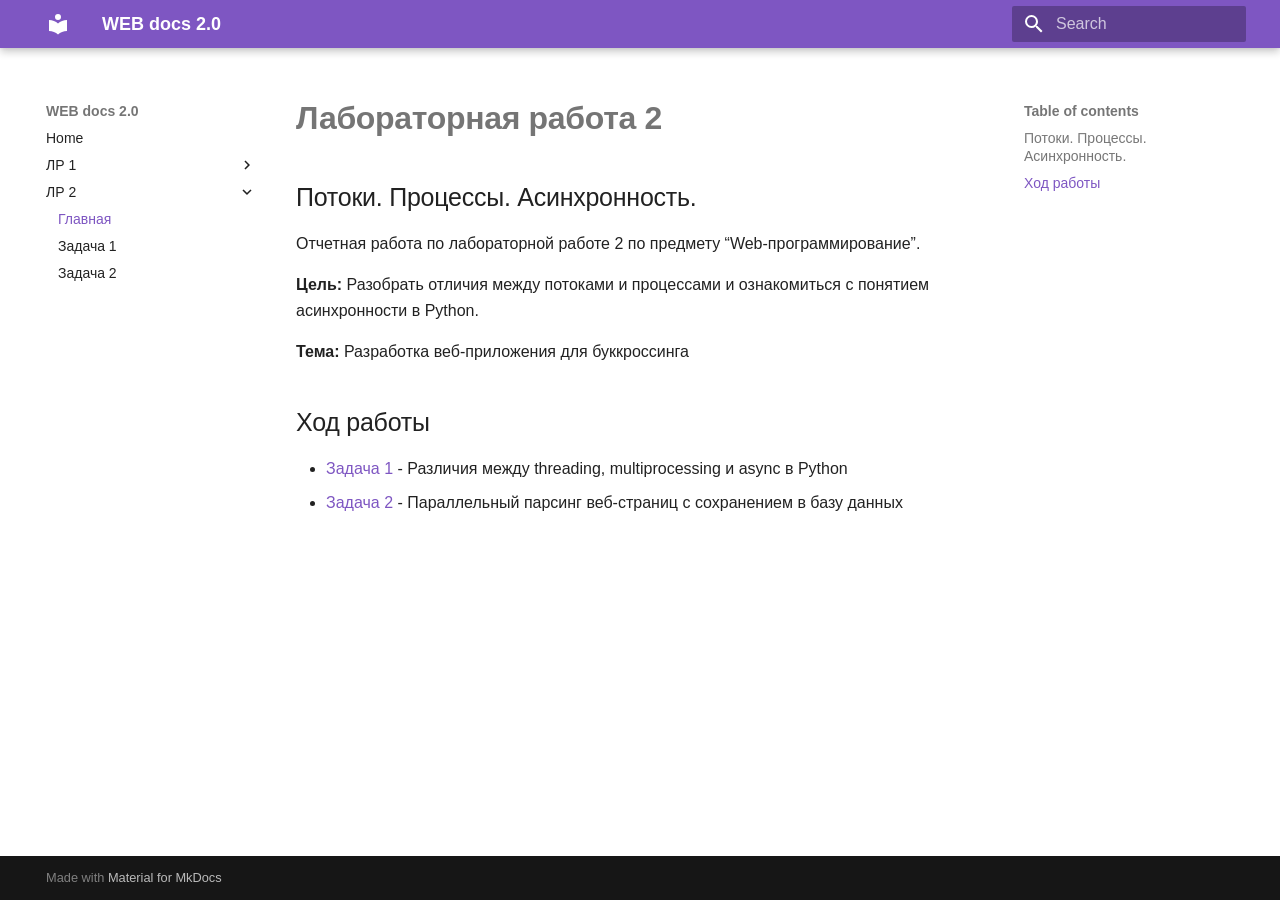
<file: lab_2/title/index.html>
<!doctype html>
<html lang="en" class="no-js">
  <head>
    
      <meta charset="utf-8">
      <meta name="viewport" content="width=device-width,initial-scale=1">
      
      
      
      
        <link rel="prev" href="../../lab_1/auth/">
      
      
        <link rel="next" href="../task_1/">
      
      
      <link rel="icon" href="../../assets/images/favicon.png">
      <meta name="generator" content="mkdocs-1.6.1, mkdocs-material-9.6.11">
    
    
      
        <title>Главная - WEB docs 2.0</title>
      
    
    
      <link rel="stylesheet" href="../../assets/stylesheets/main.4af4bdda.min.css">
      
        
        <link rel="stylesheet" href="../../assets/stylesheets/palette.06af60db.min.css">
      
      


    
    
      
    
    
      
        
        
        <link rel="preconnect" href="https://fonts.gstatic.com" crossorigin>
        <link rel="stylesheet" href="https://fonts.googleapis.com/css?family=Arial:300,300i,400,400i,700,700i%7CRoboto+Mono:400,400i,700,700i&display=fallback">
        <style>:root{--md-text-font:"Arial";--md-code-font:"Roboto Mono"}</style>
      
    
    
      <link rel="stylesheet" href="../../stylesheets/custom.css">
    
    <script>__md_scope=new URL("../..",location),__md_hash=e=>[...e].reduce(((e,_)=>(e<<5)-e+_.charCodeAt(0)),0),__md_get=(e,_=localStorage,t=__md_scope)=>JSON.parse(_.getItem(t.pathname+"."+e)),__md_set=(e,_,t=localStorage,a=__md_scope)=>{try{t.setItem(a.pathname+"."+e,JSON.stringify(_))}catch(e){}}</script>
    
      

    
    
    
  </head>
  
  
    
    
    
    
    
    <body dir="ltr" data-md-color-scheme="default" data-md-color-primary="deep-purple" data-md-color-accent="deep-purple">
  
    
    <input class="md-toggle" data-md-toggle="drawer" type="checkbox" id="__drawer" autocomplete="off">
    <input class="md-toggle" data-md-toggle="search" type="checkbox" id="__search" autocomplete="off">
    <label class="md-overlay" for="__drawer"></label>
    <div data-md-component="skip">
      
        
        <a href="#2" class="md-skip">
          Skip to content
        </a>
      
    </div>
    <div data-md-component="announce">
      
    </div>
    
    
      

  

<header class="md-header md-header--shadow" data-md-component="header">
  <nav class="md-header__inner md-grid" aria-label="Header">
    <a href="../.." title="WEB docs 2.0" class="md-header__button md-logo" aria-label="WEB docs 2.0" data-md-component="logo">
      
  
  <svg xmlns="http://www.w3.org/2000/svg" viewBox="0 0 24 24"><path d="M12 8a3 3 0 0 0 3-3 3 3 0 0 0-3-3 3 3 0 0 0-3 3 3 3 0 0 0 3 3m0 3.54C9.64 9.35 6.5 8 3 8v11c3.5 0 6.64 1.35 9 3.54 2.36-2.19 5.5-3.54 9-3.54V8c-3.5 0-6.64 1.35-9 3.54"/></svg>

    </a>
    <label class="md-header__button md-icon" for="__drawer">
      
      <svg xmlns="http://www.w3.org/2000/svg" viewBox="0 0 24 24"><path d="M3 6h18v2H3zm0 5h18v2H3zm0 5h18v2H3z"/></svg>
    </label>
    <div class="md-header__title" data-md-component="header-title">
      <div class="md-header__ellipsis">
        <div class="md-header__topic">
          <span class="md-ellipsis">
            WEB docs 2.0
          </span>
        </div>
        <div class="md-header__topic" data-md-component="header-topic">
          <span class="md-ellipsis">
            
              Главная
            
          </span>
        </div>
      </div>
    </div>
    
      
    
    
    
    
      
      
        <label class="md-header__button md-icon" for="__search">
          
          <svg xmlns="http://www.w3.org/2000/svg" viewBox="0 0 24 24"><path d="M9.5 3A6.5 6.5 0 0 1 16 9.5c0 1.61-.59 3.09-1.56 4.23l.27.27h.79l5 5-1.5 1.5-5-5v-.79l-.27-.27A6.52 6.52 0 0 1 9.5 16 6.5 6.5 0 0 1 3 9.5 6.5 6.5 0 0 1 9.5 3m0 2C7 5 5 7 5 9.5S7 14 9.5 14 14 12 14 9.5 12 5 9.5 5"/></svg>
        </label>
        <div class="md-search" data-md-component="search" role="dialog">
  <label class="md-search__overlay" for="__search"></label>
  <div class="md-search__inner" role="search">
    <form class="md-search__form" name="search">
      <input type="text" class="md-search__input" name="query" aria-label="Search" placeholder="Search" autocapitalize="off" autocorrect="off" autocomplete="off" spellcheck="false" data-md-component="search-query" required>
      <label class="md-search__icon md-icon" for="__search">
        
        <svg xmlns="http://www.w3.org/2000/svg" viewBox="0 0 24 24"><path d="M9.5 3A6.5 6.5 0 0 1 16 9.5c0 1.61-.59 3.09-1.56 4.23l.27.27h.79l5 5-1.5 1.5-5-5v-.79l-.27-.27A6.52 6.52 0 0 1 9.5 16 6.5 6.5 0 0 1 3 9.5 6.5 6.5 0 0 1 9.5 3m0 2C7 5 5 7 5 9.5S7 14 9.5 14 14 12 14 9.5 12 5 9.5 5"/></svg>
        
        <svg xmlns="http://www.w3.org/2000/svg" viewBox="0 0 24 24"><path d="M20 11v2H8l5.5 5.5-1.42 1.42L4.16 12l7.92-7.92L13.5 5.5 8 11z"/></svg>
      </label>
      <nav class="md-search__options" aria-label="Search">
        
        <button type="reset" class="md-search__icon md-icon" title="Clear" aria-label="Clear" tabindex="-1">
          
          <svg xmlns="http://www.w3.org/2000/svg" viewBox="0 0 24 24"><path d="M19 6.41 17.59 5 12 10.59 6.41 5 5 6.41 10.59 12 5 17.59 6.41 19 12 13.41 17.59 19 19 17.59 13.41 12z"/></svg>
        </button>
      </nav>
      
    </form>
    <div class="md-search__output">
      <div class="md-search__scrollwrap" tabindex="0" data-md-scrollfix>
        <div class="md-search-result" data-md-component="search-result">
          <div class="md-search-result__meta">
            Initializing search
          </div>
          <ol class="md-search-result__list" role="presentation"></ol>
        </div>
      </div>
    </div>
  </div>
</div>
      
    
    
  </nav>
  
</header>
    
    <div class="md-container" data-md-component="container">
      
      
        
          
        
      
      <main class="md-main" data-md-component="main">
        <div class="md-main__inner md-grid">
          
            
              
              <div class="md-sidebar md-sidebar--primary" data-md-component="sidebar" data-md-type="navigation" >
                <div class="md-sidebar__scrollwrap">
                  <div class="md-sidebar__inner">
                    



<nav class="md-nav md-nav--primary" aria-label="Navigation" data-md-level="0">
  <label class="md-nav__title" for="__drawer">
    <a href="../.." title="WEB docs 2.0" class="md-nav__button md-logo" aria-label="WEB docs 2.0" data-md-component="logo">
      
  
  <svg xmlns="http://www.w3.org/2000/svg" viewBox="0 0 24 24"><path d="M12 8a3 3 0 0 0 3-3 3 3 0 0 0-3-3 3 3 0 0 0-3 3 3 3 0 0 0 3 3m0 3.54C9.64 9.35 6.5 8 3 8v11c3.5 0 6.64 1.35 9 3.54 2.36-2.19 5.5-3.54 9-3.54V8c-3.5 0-6.64 1.35-9 3.54"/></svg>

    </a>
    WEB docs 2.0
  </label>
  
  <ul class="md-nav__list" data-md-scrollfix>
    
      
      
  
  
  
  
    <li class="md-nav__item">
      <a href="../.." class="md-nav__link">
        
  
  
  <span class="md-ellipsis">
    Home
    
  </span>
  

      </a>
    </li>
  

    
      
      
  
  
  
  
    
    
    
    
    
    <li class="md-nav__item md-nav__item--nested">
      
        
        
        <input class="md-nav__toggle md-toggle " type="checkbox" id="__nav_2" >
        
          
          <label class="md-nav__link" for="__nav_2" id="__nav_2_label" tabindex="0">
            
  
  
  <span class="md-ellipsis">
    ЛР 1
    
  </span>
  

            <span class="md-nav__icon md-icon"></span>
          </label>
        
        <nav class="md-nav" data-md-level="1" aria-labelledby="__nav_2_label" aria-expanded="false">
          <label class="md-nav__title" for="__nav_2">
            <span class="md-nav__icon md-icon"></span>
            ЛР 1
          </label>
          <ul class="md-nav__list" data-md-scrollfix>
            
              
                
  
  
  
  
    <li class="md-nav__item">
      <a href="../../lab_1/title/" class="md-nav__link">
        
  
  
  <span class="md-ellipsis">
    Главная
    
  </span>
  

      </a>
    </li>
  

              
            
              
                
  
  
  
  
    <li class="md-nav__item">
      <a href="../../lab_1/models/" class="md-nav__link">
        
  
  
  <span class="md-ellipsis">
    Модели
    
  </span>
  

      </a>
    </li>
  

              
            
              
                
  
  
  
  
    <li class="md-nav__item">
      <a href="../../lab_1/connection/" class="md-nav__link">
        
  
  
  <span class="md-ellipsis">
    Соединение с БД
    
  </span>
  

      </a>
    </li>
  

              
            
              
                
  
  
  
  
    <li class="md-nav__item">
      <a href="../../lab_1/endpoints/" class="md-nav__link">
        
  
  
  <span class="md-ellipsis">
    Эндпоинты
    
  </span>
  

      </a>
    </li>
  

              
            
              
                
  
  
  
  
    <li class="md-nav__item">
      <a href="../../lab_1/auth/" class="md-nav__link">
        
  
  
  <span class="md-ellipsis">
    Аутентификация
    
  </span>
  

      </a>
    </li>
  

              
            
          </ul>
        </nav>
      
    </li>
  

    
      
      
  
  
    
  
  
  
    
    
    
    
    
    <li class="md-nav__item md-nav__item--active md-nav__item--nested">
      
        
        
        <input class="md-nav__toggle md-toggle " type="checkbox" id="__nav_3" checked>
        
          
          <label class="md-nav__link" for="__nav_3" id="__nav_3_label" tabindex="0">
            
  
  
  <span class="md-ellipsis">
    ЛР 2
    
  </span>
  

            <span class="md-nav__icon md-icon"></span>
          </label>
        
        <nav class="md-nav" data-md-level="1" aria-labelledby="__nav_3_label" aria-expanded="true">
          <label class="md-nav__title" for="__nav_3">
            <span class="md-nav__icon md-icon"></span>
            ЛР 2
          </label>
          <ul class="md-nav__list" data-md-scrollfix>
            
              
                
  
  
    
  
  
  
    <li class="md-nav__item md-nav__item--active">
      
      <input class="md-nav__toggle md-toggle" type="checkbox" id="__toc">
      
      
        
      
      
        <label class="md-nav__link md-nav__link--active" for="__toc">
          
  
  
  <span class="md-ellipsis">
    Главная
    
  </span>
  

          <span class="md-nav__icon md-icon"></span>
        </label>
      
      <a href="./" class="md-nav__link md-nav__link--active">
        
  
  
  <span class="md-ellipsis">
    Главная
    
  </span>
  

      </a>
      
        

<nav class="md-nav md-nav--secondary" aria-label="Table of contents">
  
  
  
    
  
  
    <label class="md-nav__title" for="__toc">
      <span class="md-nav__icon md-icon"></span>
      Table of contents
    </label>
    <ul class="md-nav__list" data-md-component="toc" data-md-scrollfix>
      
        <li class="md-nav__item">
  <a href="#_1" class="md-nav__link">
    <span class="md-ellipsis">
      Потоки. Процессы. Асинхронность.
    </span>
  </a>
  
</li>
      
        <li class="md-nav__item">
  <a href="#_2" class="md-nav__link">
    <span class="md-ellipsis">
      Ход работы
    </span>
  </a>
  
</li>
      
    </ul>
  
</nav>
      
    </li>
  

              
            
              
                
  
  
  
  
    <li class="md-nav__item">
      <a href="../task_1/" class="md-nav__link">
        
  
  
  <span class="md-ellipsis">
    Задача 1
    
  </span>
  

      </a>
    </li>
  

              
            
              
                
  
  
  
  
    <li class="md-nav__item">
      <a href="../task_2/" class="md-nav__link">
        
  
  
  <span class="md-ellipsis">
    Задача 2
    
  </span>
  

      </a>
    </li>
  

              
            
          </ul>
        </nav>
      
    </li>
  

    
  </ul>
</nav>
                  </div>
                </div>
              </div>
            
            
              
              <div class="md-sidebar md-sidebar--secondary" data-md-component="sidebar" data-md-type="toc" >
                <div class="md-sidebar__scrollwrap">
                  <div class="md-sidebar__inner">
                    

<nav class="md-nav md-nav--secondary" aria-label="Table of contents">
  
  
  
    
  
  
    <label class="md-nav__title" for="__toc">
      <span class="md-nav__icon md-icon"></span>
      Table of contents
    </label>
    <ul class="md-nav__list" data-md-component="toc" data-md-scrollfix>
      
        <li class="md-nav__item">
  <a href="#_1" class="md-nav__link">
    <span class="md-ellipsis">
      Потоки. Процессы. Асинхронность.
    </span>
  </a>
  
</li>
      
        <li class="md-nav__item">
  <a href="#_2" class="md-nav__link">
    <span class="md-ellipsis">
      Ход работы
    </span>
  </a>
  
</li>
      
    </ul>
  
</nav>
                  </div>
                </div>
              </div>
            
          
          
            <div class="md-content" data-md-component="content">
              <article class="md-content__inner md-typeset">
                
                  



<h1 id="2"><strong>Лабораторная работа 2</strong></h1>
<h2 id="_1">Потоки. Процессы. Асинхронность.</h2>
<p>Отчетная работа 
по лабораторной работе 2
по предмету “Web-программирование”.</p>
<p><strong>Цель:</strong> 
Разобрать отличия между потоками и процессами и ознакомиться с понятием асинхронности в Python.</p>
<p><strong>Тема:</strong>
Разработка веб-приложения для буккроссинга</p>
<h2 id="_2">Ход работы</h2>
<ul>
<li><a href="../task_1/">Задача 1</a> - Различия между threading, multiprocessing и async в Python</li>
<li><a href="../task_2/">Задача 2</a> - Параллельный парсинг веб-страниц с сохранением в базу данных</li>
</ul>












                
              </article>
            </div>
          
          
<script>var target=document.getElementById(location.hash.slice(1));target&&target.name&&(target.checked=target.name.startsWith("__tabbed_"))</script>
        </div>
        
      </main>
      
        <footer class="md-footer">
  
  <div class="md-footer-meta md-typeset">
    <div class="md-footer-meta__inner md-grid">
      <div class="md-copyright">
  
  
    Made with
    <a href="https://squidfunk.github.io/mkdocs-material/" target="_blank" rel="noopener">
      Material for MkDocs
    </a>
  
</div>
      
    </div>
  </div>
</footer>
      
    </div>
    <div class="md-dialog" data-md-component="dialog">
      <div class="md-dialog__inner md-typeset"></div>
    </div>
    
    
    
      
      <script id="__config" type="application/json">{"base": "../..", "features": [], "search": "../../assets/javascripts/workers/search.f8cc74c7.min.js", "tags": null, "translations": {"clipboard.copied": "Copied to clipboard", "clipboard.copy": "Copy to clipboard", "search.result.more.one": "1 more on this page", "search.result.more.other": "# more on this page", "search.result.none": "No matching documents", "search.result.one": "1 matching document", "search.result.other": "# matching documents", "search.result.placeholder": "Type to start searching", "search.result.term.missing": "Missing", "select.version": "Select version"}, "version": null}</script>
    
    
      <script src="../../assets/javascripts/bundle.c8b220af.min.js"></script>
      
    
  </body>
</html>
</file>
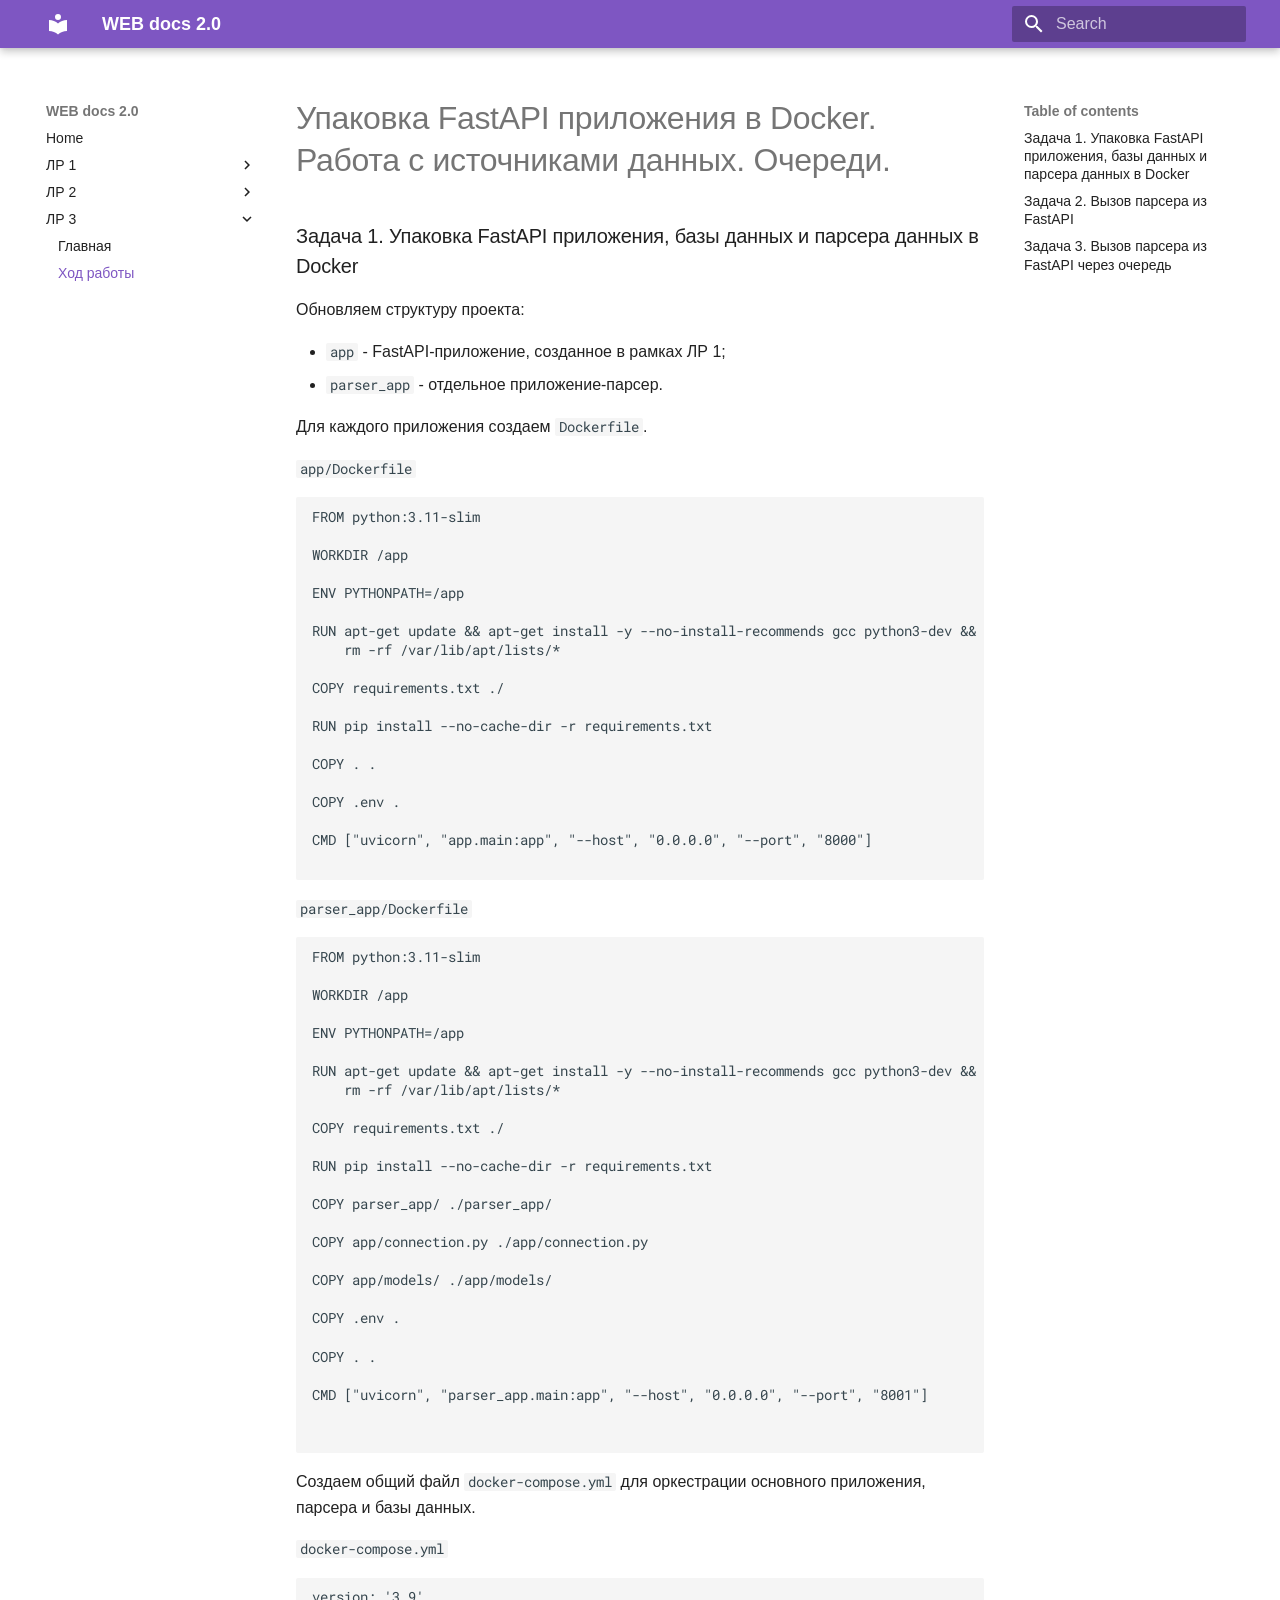
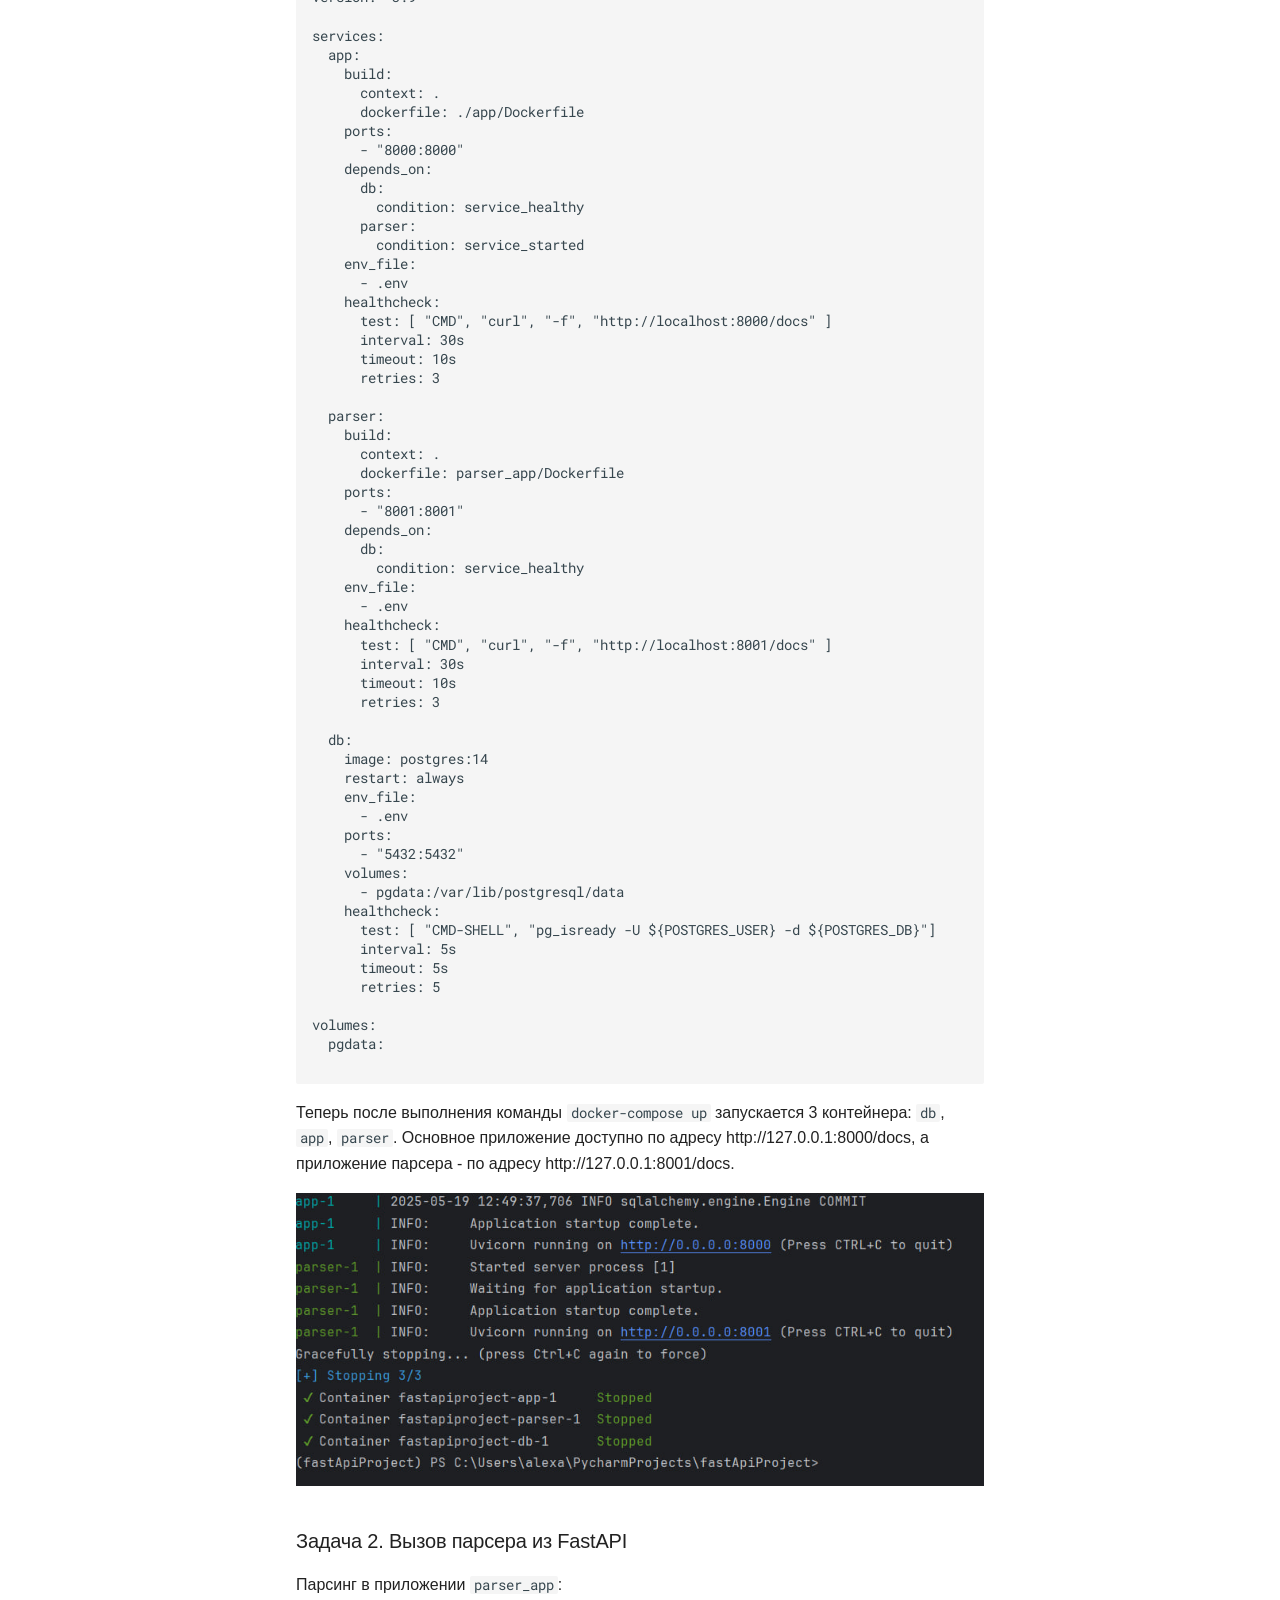
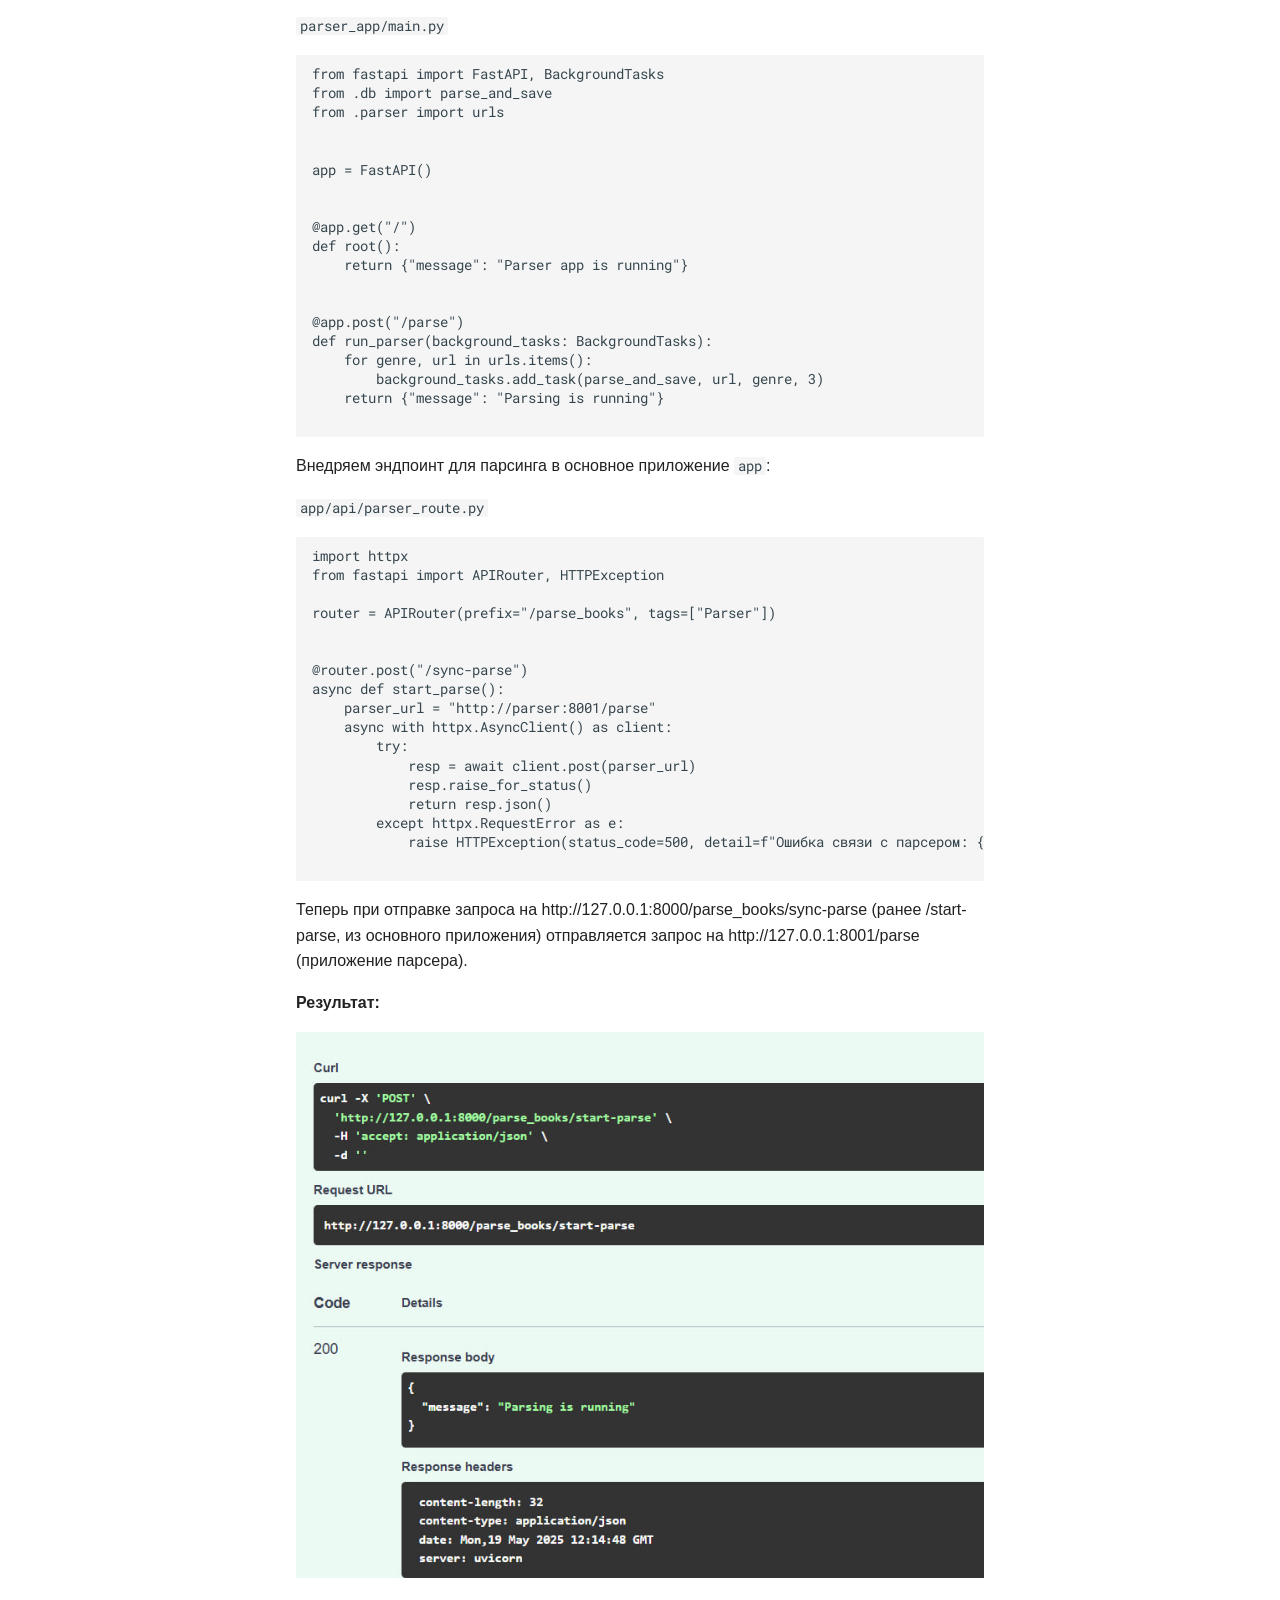
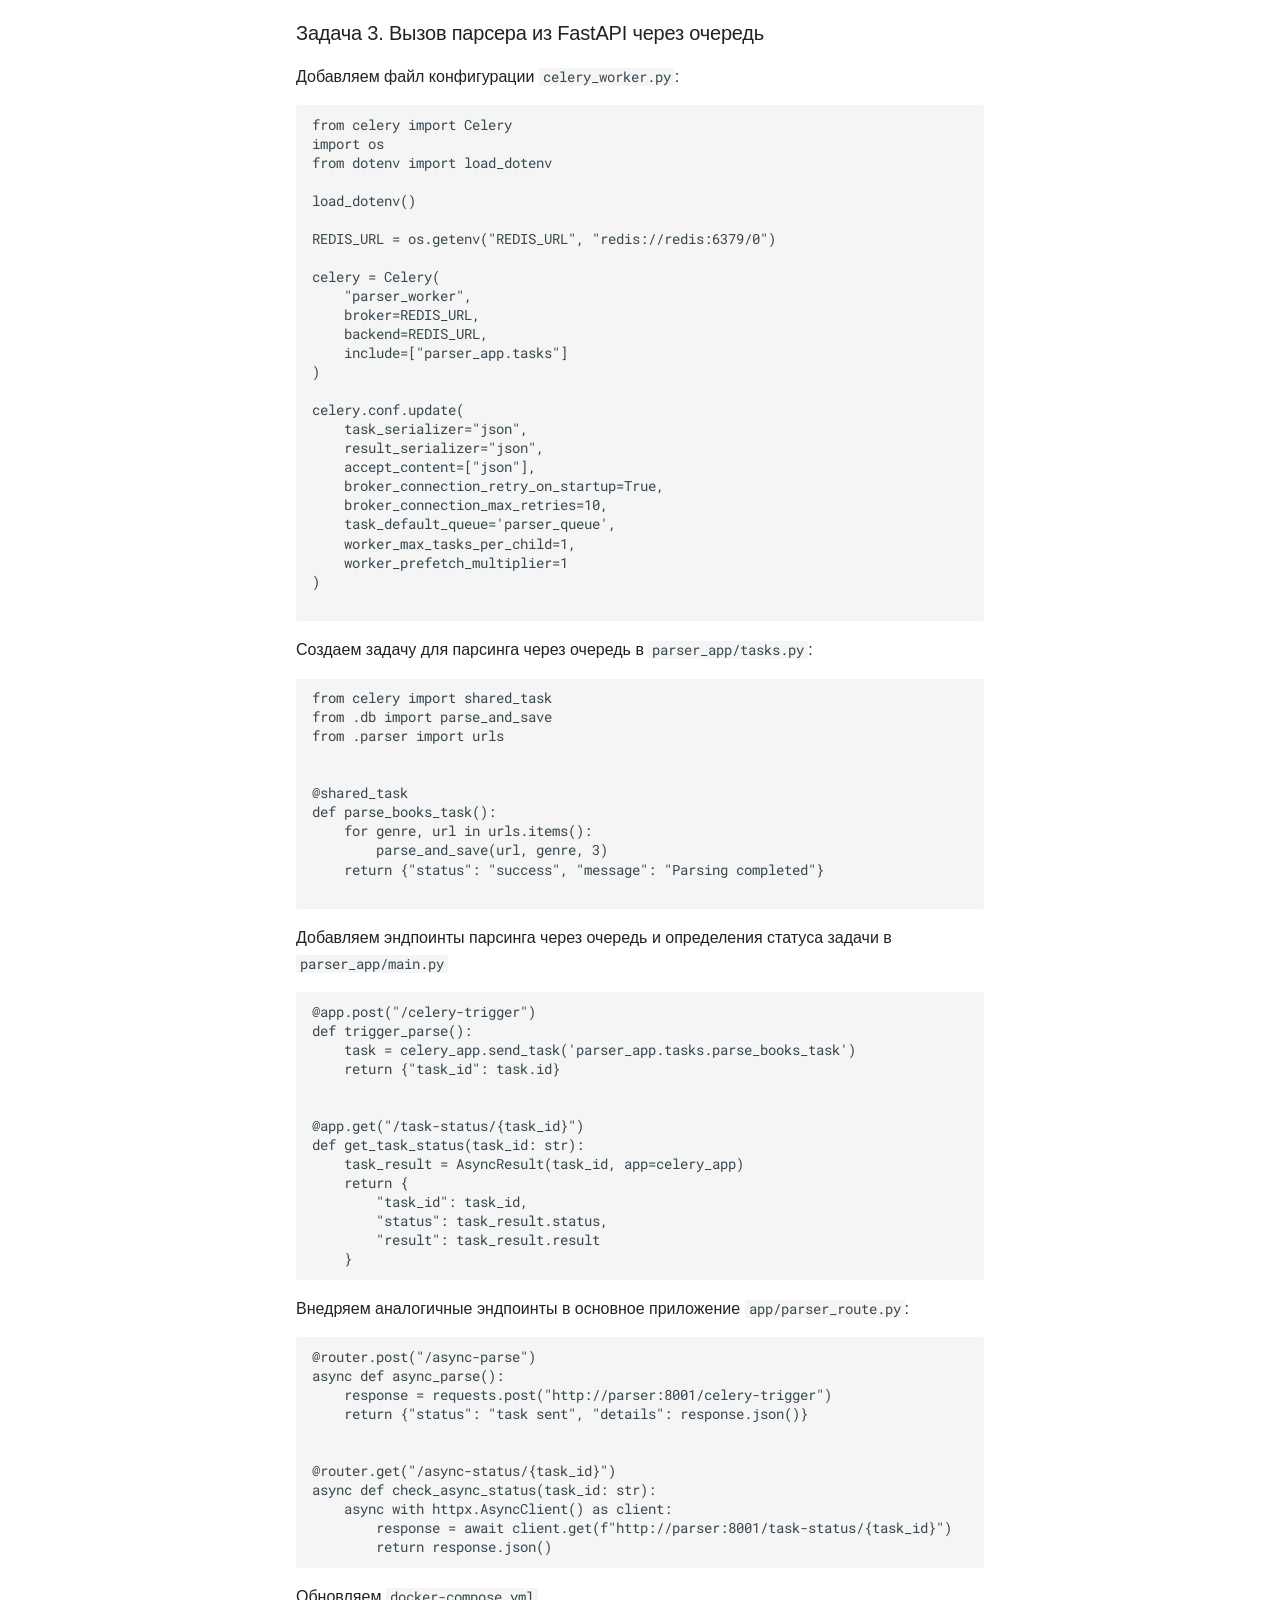
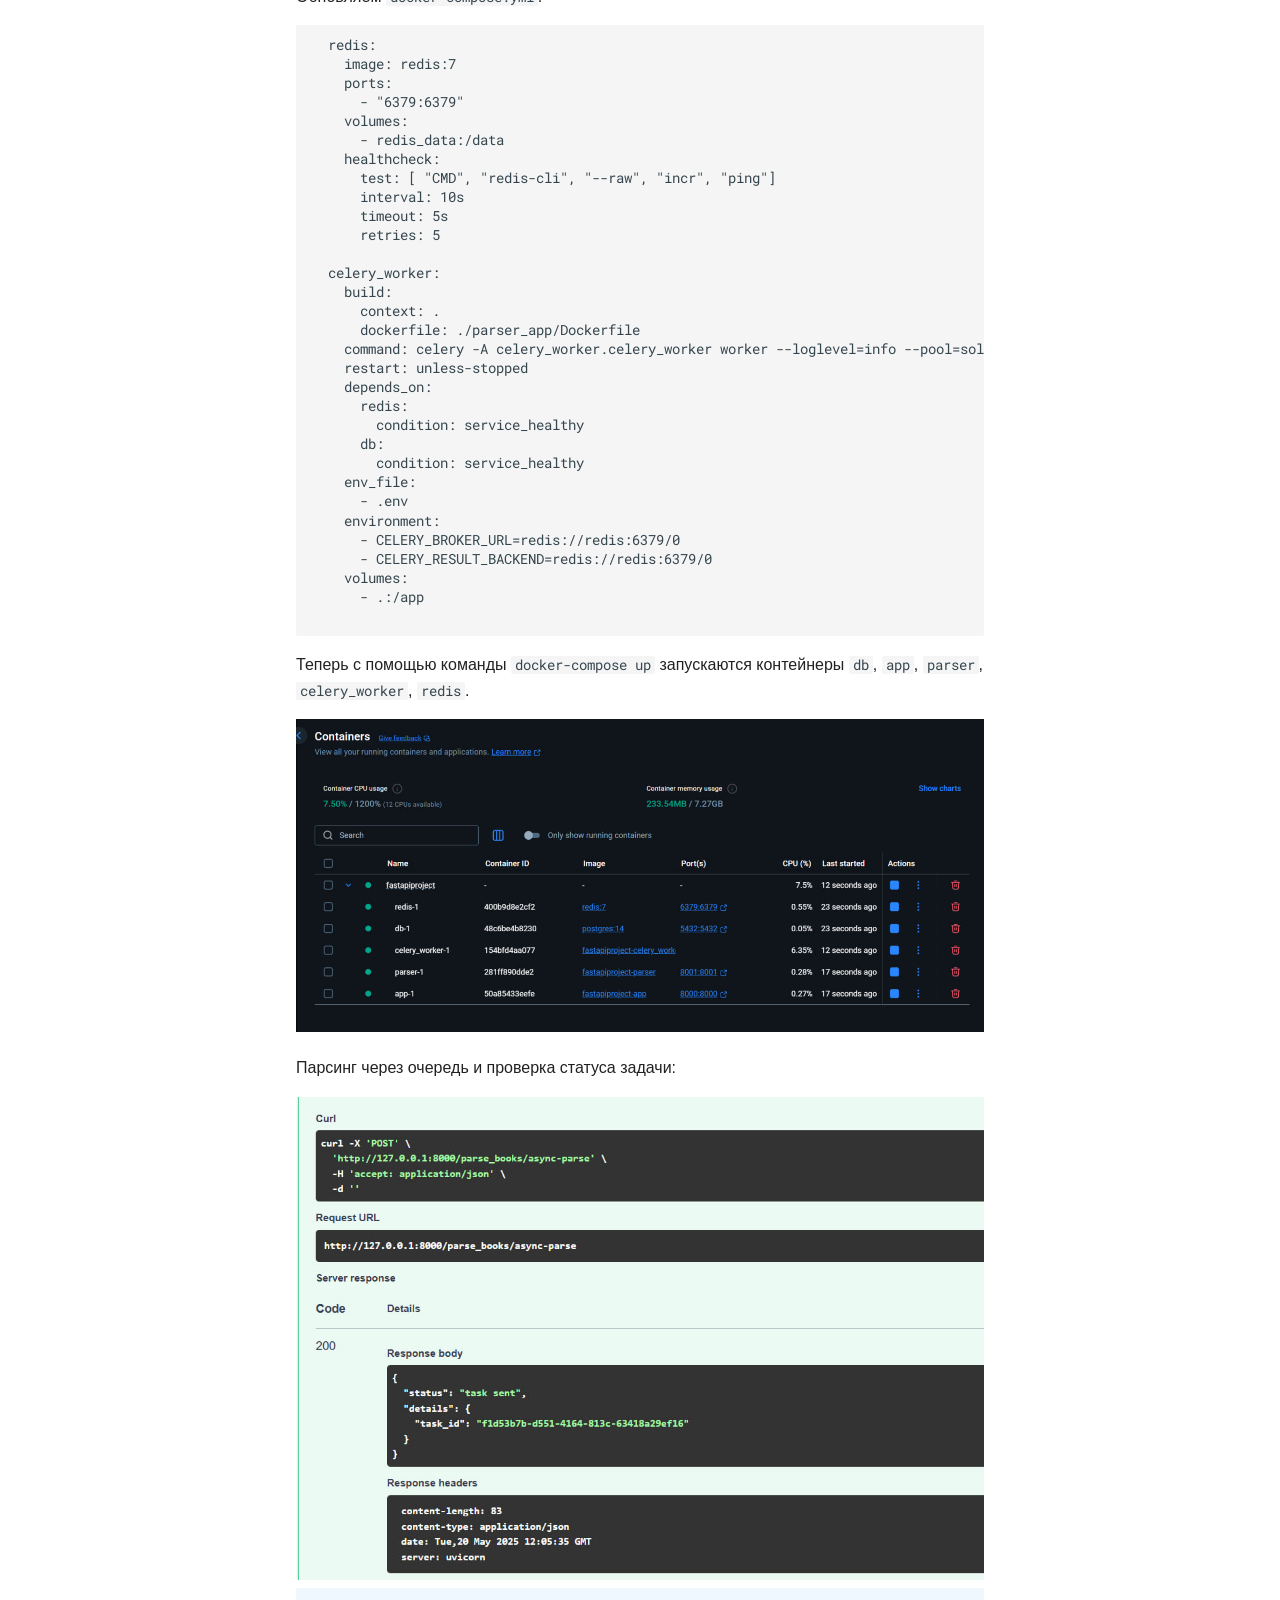
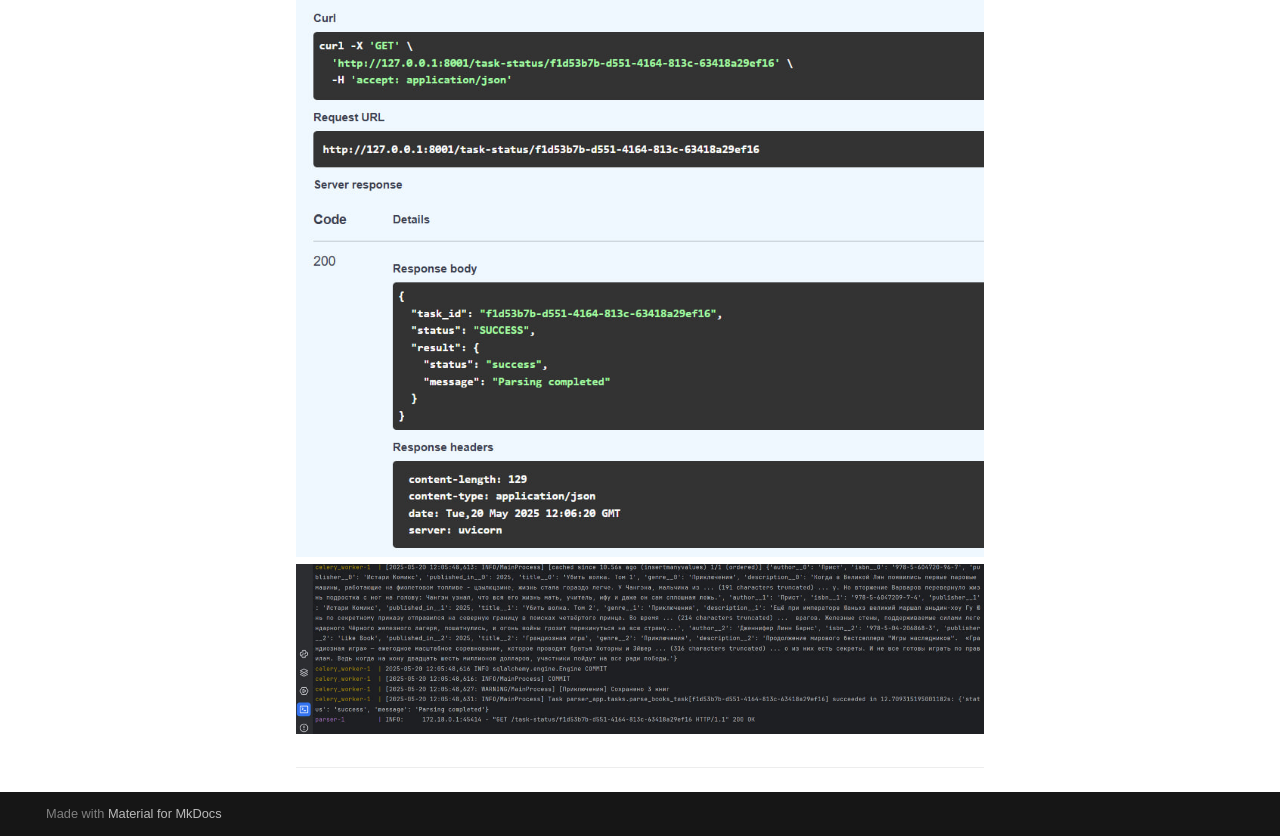
<file: lab_3/task/index.html>
<!doctype html>
<html lang="en" class="no-js">
  <head>
    
      <meta charset="utf-8">
      <meta name="viewport" content="width=device-width,initial-scale=1">
      
      
      
      
        <link rel="prev" href="../title/">
      
      
      
      <link rel="icon" href="../../assets/images/favicon.png">
      <meta name="generator" content="mkdocs-1.6.1, mkdocs-material-9.6.11">
    
    
      
        <title>Ход работы - WEB docs 2.0</title>
      
    
    
      <link rel="stylesheet" href="../../assets/stylesheets/main.4af4bdda.min.css">
      
        
        <link rel="stylesheet" href="../../assets/stylesheets/palette.06af60db.min.css">
      
      


    
    
      
    
    
      
        
        
        <link rel="preconnect" href="https://fonts.gstatic.com" crossorigin>
        <link rel="stylesheet" href="https://fonts.googleapis.com/css?family=Arial:300,300i,400,400i,700,700i%7CRoboto+Mono:400,400i,700,700i&display=fallback">
        <style>:root{--md-text-font:"Arial";--md-code-font:"Roboto Mono"}</style>
      
    
    
      <link rel="stylesheet" href="../../stylesheets/custom.css">
    
    <script>__md_scope=new URL("../..",location),__md_hash=e=>[...e].reduce(((e,_)=>(e<<5)-e+_.charCodeAt(0)),0),__md_get=(e,_=localStorage,t=__md_scope)=>JSON.parse(_.getItem(t.pathname+"."+e)),__md_set=(e,_,t=localStorage,a=__md_scope)=>{try{t.setItem(a.pathname+"."+e,JSON.stringify(_))}catch(e){}}</script>
    
      

    
    
    
  </head>
  
  
    
    
    
    
    
    <body dir="ltr" data-md-color-scheme="default" data-md-color-primary="deep-purple" data-md-color-accent="deep-purple">
  
    
    <input class="md-toggle" data-md-toggle="drawer" type="checkbox" id="__drawer" autocomplete="off">
    <input class="md-toggle" data-md-toggle="search" type="checkbox" id="__search" autocomplete="off">
    <label class="md-overlay" for="__drawer"></label>
    <div data-md-component="skip">
      
        
        <a href="#fastapi-docker" class="md-skip">
          Skip to content
        </a>
      
    </div>
    <div data-md-component="announce">
      
    </div>
    
    
      

  

<header class="md-header md-header--shadow" data-md-component="header">
  <nav class="md-header__inner md-grid" aria-label="Header">
    <a href="../.." title="WEB docs 2.0" class="md-header__button md-logo" aria-label="WEB docs 2.0" data-md-component="logo">
      
  
  <svg xmlns="http://www.w3.org/2000/svg" viewBox="0 0 24 24"><path d="M12 8a3 3 0 0 0 3-3 3 3 0 0 0-3-3 3 3 0 0 0-3 3 3 3 0 0 0 3 3m0 3.54C9.64 9.35 6.5 8 3 8v11c3.5 0 6.64 1.35 9 3.54 2.36-2.19 5.5-3.54 9-3.54V8c-3.5 0-6.64 1.35-9 3.54"/></svg>

    </a>
    <label class="md-header__button md-icon" for="__drawer">
      
      <svg xmlns="http://www.w3.org/2000/svg" viewBox="0 0 24 24"><path d="M3 6h18v2H3zm0 5h18v2H3zm0 5h18v2H3z"/></svg>
    </label>
    <div class="md-header__title" data-md-component="header-title">
      <div class="md-header__ellipsis">
        <div class="md-header__topic">
          <span class="md-ellipsis">
            WEB docs 2.0
          </span>
        </div>
        <div class="md-header__topic" data-md-component="header-topic">
          <span class="md-ellipsis">
            
              Ход работы
            
          </span>
        </div>
      </div>
    </div>
    
      
    
    
    
    
      
      
        <label class="md-header__button md-icon" for="__search">
          
          <svg xmlns="http://www.w3.org/2000/svg" viewBox="0 0 24 24"><path d="M9.5 3A6.5 6.5 0 0 1 16 9.5c0 1.61-.59 3.09-1.56 4.23l.27.27h.79l5 5-1.5 1.5-5-5v-.79l-.27-.27A6.52 6.52 0 0 1 9.5 16 6.5 6.5 0 0 1 3 9.5 6.5 6.5 0 0 1 9.5 3m0 2C7 5 5 7 5 9.5S7 14 9.5 14 14 12 14 9.5 12 5 9.5 5"/></svg>
        </label>
        <div class="md-search" data-md-component="search" role="dialog">
  <label class="md-search__overlay" for="__search"></label>
  <div class="md-search__inner" role="search">
    <form class="md-search__form" name="search">
      <input type="text" class="md-search__input" name="query" aria-label="Search" placeholder="Search" autocapitalize="off" autocorrect="off" autocomplete="off" spellcheck="false" data-md-component="search-query" required>
      <label class="md-search__icon md-icon" for="__search">
        
        <svg xmlns="http://www.w3.org/2000/svg" viewBox="0 0 24 24"><path d="M9.5 3A6.5 6.5 0 0 1 16 9.5c0 1.61-.59 3.09-1.56 4.23l.27.27h.79l5 5-1.5 1.5-5-5v-.79l-.27-.27A6.52 6.52 0 0 1 9.5 16 6.5 6.5 0 0 1 3 9.5 6.5 6.5 0 0 1 9.5 3m0 2C7 5 5 7 5 9.5S7 14 9.5 14 14 12 14 9.5 12 5 9.5 5"/></svg>
        
        <svg xmlns="http://www.w3.org/2000/svg" viewBox="0 0 24 24"><path d="M20 11v2H8l5.5 5.5-1.42 1.42L4.16 12l7.92-7.92L13.5 5.5 8 11z"/></svg>
      </label>
      <nav class="md-search__options" aria-label="Search">
        
        <button type="reset" class="md-search__icon md-icon" title="Clear" aria-label="Clear" tabindex="-1">
          
          <svg xmlns="http://www.w3.org/2000/svg" viewBox="0 0 24 24"><path d="M19 6.41 17.59 5 12 10.59 6.41 5 5 6.41 10.59 12 5 17.59 6.41 19 12 13.41 17.59 19 19 17.59 13.41 12z"/></svg>
        </button>
      </nav>
      
    </form>
    <div class="md-search__output">
      <div class="md-search__scrollwrap" tabindex="0" data-md-scrollfix>
        <div class="md-search-result" data-md-component="search-result">
          <div class="md-search-result__meta">
            Initializing search
          </div>
          <ol class="md-search-result__list" role="presentation"></ol>
        </div>
      </div>
    </div>
  </div>
</div>
      
    
    
  </nav>
  
</header>
    
    <div class="md-container" data-md-component="container">
      
      
        
          
        
      
      <main class="md-main" data-md-component="main">
        <div class="md-main__inner md-grid">
          
            
              
              <div class="md-sidebar md-sidebar--primary" data-md-component="sidebar" data-md-type="navigation" >
                <div class="md-sidebar__scrollwrap">
                  <div class="md-sidebar__inner">
                    



<nav class="md-nav md-nav--primary" aria-label="Navigation" data-md-level="0">
  <label class="md-nav__title" for="__drawer">
    <a href="../.." title="WEB docs 2.0" class="md-nav__button md-logo" aria-label="WEB docs 2.0" data-md-component="logo">
      
  
  <svg xmlns="http://www.w3.org/2000/svg" viewBox="0 0 24 24"><path d="M12 8a3 3 0 0 0 3-3 3 3 0 0 0-3-3 3 3 0 0 0-3 3 3 3 0 0 0 3 3m0 3.54C9.64 9.35 6.5 8 3 8v11c3.5 0 6.64 1.35 9 3.54 2.36-2.19 5.5-3.54 9-3.54V8c-3.5 0-6.64 1.35-9 3.54"/></svg>

    </a>
    WEB docs 2.0
  </label>
  
  <ul class="md-nav__list" data-md-scrollfix>
    
      
      
  
  
  
  
    <li class="md-nav__item">
      <a href="../.." class="md-nav__link">
        
  
  
  <span class="md-ellipsis">
    Home
    
  </span>
  

      </a>
    </li>
  

    
      
      
  
  
  
  
    
    
    
    
    
    <li class="md-nav__item md-nav__item--nested">
      
        
        
        <input class="md-nav__toggle md-toggle " type="checkbox" id="__nav_2" >
        
          
          <label class="md-nav__link" for="__nav_2" id="__nav_2_label" tabindex="0">
            
  
  
  <span class="md-ellipsis">
    ЛР 1
    
  </span>
  

            <span class="md-nav__icon md-icon"></span>
          </label>
        
        <nav class="md-nav" data-md-level="1" aria-labelledby="__nav_2_label" aria-expanded="false">
          <label class="md-nav__title" for="__nav_2">
            <span class="md-nav__icon md-icon"></span>
            ЛР 1
          </label>
          <ul class="md-nav__list" data-md-scrollfix>
            
              
                
  
  
  
  
    <li class="md-nav__item">
      <a href="../../lab_1/title/" class="md-nav__link">
        
  
  
  <span class="md-ellipsis">
    Главная
    
  </span>
  

      </a>
    </li>
  

              
            
              
                
  
  
  
  
    <li class="md-nav__item">
      <a href="../../lab_1/models/" class="md-nav__link">
        
  
  
  <span class="md-ellipsis">
    Модели
    
  </span>
  

      </a>
    </li>
  

              
            
              
                
  
  
  
  
    <li class="md-nav__item">
      <a href="../../lab_1/connection/" class="md-nav__link">
        
  
  
  <span class="md-ellipsis">
    Соединение с БД
    
  </span>
  

      </a>
    </li>
  

              
            
              
                
  
  
  
  
    <li class="md-nav__item">
      <a href="../../lab_1/endpoints/" class="md-nav__link">
        
  
  
  <span class="md-ellipsis">
    Эндпоинты
    
  </span>
  

      </a>
    </li>
  

              
            
              
                
  
  
  
  
    <li class="md-nav__item">
      <a href="../../lab_1/auth/" class="md-nav__link">
        
  
  
  <span class="md-ellipsis">
    Аутентификация
    
  </span>
  

      </a>
    </li>
  

              
            
          </ul>
        </nav>
      
    </li>
  

    
      
      
  
  
  
  
    
    
    
    
    
    <li class="md-nav__item md-nav__item--nested">
      
        
        
        <input class="md-nav__toggle md-toggle " type="checkbox" id="__nav_3" >
        
          
          <label class="md-nav__link" for="__nav_3" id="__nav_3_label" tabindex="0">
            
  
  
  <span class="md-ellipsis">
    ЛР 2
    
  </span>
  

            <span class="md-nav__icon md-icon"></span>
          </label>
        
        <nav class="md-nav" data-md-level="1" aria-labelledby="__nav_3_label" aria-expanded="false">
          <label class="md-nav__title" for="__nav_3">
            <span class="md-nav__icon md-icon"></span>
            ЛР 2
          </label>
          <ul class="md-nav__list" data-md-scrollfix>
            
              
                
  
  
  
  
    <li class="md-nav__item">
      <a href="../../lab_2/title/" class="md-nav__link">
        
  
  
  <span class="md-ellipsis">
    Главная
    
  </span>
  

      </a>
    </li>
  

              
            
              
                
  
  
  
  
    <li class="md-nav__item">
      <a href="../../lab_2/task_1/" class="md-nav__link">
        
  
  
  <span class="md-ellipsis">
    Задача 1
    
  </span>
  

      </a>
    </li>
  

              
            
              
                
  
  
  
  
    <li class="md-nav__item">
      <a href="../../lab_2/task_2/" class="md-nav__link">
        
  
  
  <span class="md-ellipsis">
    Задача 2
    
  </span>
  

      </a>
    </li>
  

              
            
          </ul>
        </nav>
      
    </li>
  

    
      
      
  
  
    
  
  
  
    
    
    
    
    
    <li class="md-nav__item md-nav__item--active md-nav__item--nested">
      
        
        
        <input class="md-nav__toggle md-toggle " type="checkbox" id="__nav_4" checked>
        
          
          <label class="md-nav__link" for="__nav_4" id="__nav_4_label" tabindex="0">
            
  
  
  <span class="md-ellipsis">
    ЛР 3
    
  </span>
  

            <span class="md-nav__icon md-icon"></span>
          </label>
        
        <nav class="md-nav" data-md-level="1" aria-labelledby="__nav_4_label" aria-expanded="true">
          <label class="md-nav__title" for="__nav_4">
            <span class="md-nav__icon md-icon"></span>
            ЛР 3
          </label>
          <ul class="md-nav__list" data-md-scrollfix>
            
              
                
  
  
  
  
    <li class="md-nav__item">
      <a href="../title/" class="md-nav__link">
        
  
  
  <span class="md-ellipsis">
    Главная
    
  </span>
  

      </a>
    </li>
  

              
            
              
                
  
  
    
  
  
  
    <li class="md-nav__item md-nav__item--active">
      
      <input class="md-nav__toggle md-toggle" type="checkbox" id="__toc">
      
      
        
      
      
        <label class="md-nav__link md-nav__link--active" for="__toc">
          
  
  
  <span class="md-ellipsis">
    Ход работы
    
  </span>
  

          <span class="md-nav__icon md-icon"></span>
        </label>
      
      <a href="./" class="md-nav__link md-nav__link--active">
        
  
  
  <span class="md-ellipsis">
    Ход работы
    
  </span>
  

      </a>
      
        

<nav class="md-nav md-nav--secondary" aria-label="Table of contents">
  
  
  
    
  
  
    <label class="md-nav__title" for="__toc">
      <span class="md-nav__icon md-icon"></span>
      Table of contents
    </label>
    <ul class="md-nav__list" data-md-component="toc" data-md-scrollfix>
      
        <li class="md-nav__item">
  <a href="#1-fastapi-docker" class="md-nav__link">
    <span class="md-ellipsis">
      Задача 1. Упаковка FastAPI приложения, базы данных и парсера данных в Docker
    </span>
  </a>
  
</li>
      
        <li class="md-nav__item">
  <a href="#2-fastapi" class="md-nav__link">
    <span class="md-ellipsis">
      Задача 2. Вызов парсера из FastAPI
    </span>
  </a>
  
</li>
      
        <li class="md-nav__item">
  <a href="#3-fastapi" class="md-nav__link">
    <span class="md-ellipsis">
      Задача 3. Вызов парсера из FastAPI через очередь
    </span>
  </a>
  
</li>
      
    </ul>
  
</nav>
      
    </li>
  

              
            
          </ul>
        </nav>
      
    </li>
  

    
  </ul>
</nav>
                  </div>
                </div>
              </div>
            
            
              
              <div class="md-sidebar md-sidebar--secondary" data-md-component="sidebar" data-md-type="toc" >
                <div class="md-sidebar__scrollwrap">
                  <div class="md-sidebar__inner">
                    

<nav class="md-nav md-nav--secondary" aria-label="Table of contents">
  
  
  
    
  
  
    <label class="md-nav__title" for="__toc">
      <span class="md-nav__icon md-icon"></span>
      Table of contents
    </label>
    <ul class="md-nav__list" data-md-component="toc" data-md-scrollfix>
      
        <li class="md-nav__item">
  <a href="#1-fastapi-docker" class="md-nav__link">
    <span class="md-ellipsis">
      Задача 1. Упаковка FastAPI приложения, базы данных и парсера данных в Docker
    </span>
  </a>
  
</li>
      
        <li class="md-nav__item">
  <a href="#2-fastapi" class="md-nav__link">
    <span class="md-ellipsis">
      Задача 2. Вызов парсера из FastAPI
    </span>
  </a>
  
</li>
      
        <li class="md-nav__item">
  <a href="#3-fastapi" class="md-nav__link">
    <span class="md-ellipsis">
      Задача 3. Вызов парсера из FastAPI через очередь
    </span>
  </a>
  
</li>
      
    </ul>
  
</nav>
                  </div>
                </div>
              </div>
            
          
          
            <div class="md-content" data-md-component="content">
              <article class="md-content__inner md-typeset">
                
                  



<h1 id="fastapi-docker">Упаковка FastAPI приложения в Docker. Работа с источниками данных. Очереди.</h1>
<h3 id="1-fastapi-docker">Задача 1. Упаковка FastAPI приложения, базы данных и парсера данных в Docker</h3>
<p>Обновляем структуру проекта:</p>
<ul>
<li><code>app</code> - FastAPI-приложение, созданное в рамках ЛР 1;</li>
<li><code>parser_app</code> - отдельное приложение-парсер.</li>
</ul>
<p>Для каждого приложения создаем <code>Dockerfile</code>.</p>
<p><code>app/Dockerfile</code></p>
<pre><code class="language-dockerfile">FROM python:3.11-slim

WORKDIR /app

ENV PYTHONPATH=/app

RUN apt-get update &amp;&amp; apt-get install -y --no-install-recommends gcc python3-dev &amp;&amp; \
    rm -rf /var/lib/apt/lists/*

COPY requirements.txt ./

RUN pip install --no-cache-dir -r requirements.txt

COPY . .

COPY .env .

CMD [&quot;uvicorn&quot;, &quot;app.main:app&quot;, &quot;--host&quot;, &quot;0.0.0.0&quot;, &quot;--port&quot;, &quot;8000&quot;]

</code></pre>
<p><code>parser_app/Dockerfile</code></p>
<pre><code class="language-dockerfile">FROM python:3.11-slim

WORKDIR /app

ENV PYTHONPATH=/app

RUN apt-get update &amp;&amp; apt-get install -y --no-install-recommends gcc python3-dev &amp;&amp; \
    rm -rf /var/lib/apt/lists/*

COPY requirements.txt ./

RUN pip install --no-cache-dir -r requirements.txt

COPY parser_app/ ./parser_app/

COPY app/connection.py ./app/connection.py

COPY app/models/ ./app/models/

COPY .env .

COPY . .

CMD [&quot;uvicorn&quot;, &quot;parser_app.main:app&quot;, &quot;--host&quot;, &quot;0.0.0.0&quot;, &quot;--port&quot;, &quot;8001&quot;]


</code></pre>
<p>Создаем общий файл <code>docker-compose.yml</code> для оркестрации основного приложения, парсера и базы данных.</p>
<p><code>docker-compose.yml</code></p>
<pre><code class="language-yaml">version: '3.9'

services:
  app:
    build:
      context: .
      dockerfile: ./app/Dockerfile
    ports:
      - &quot;8000:8000&quot;
    depends_on:
      db:
        condition: service_healthy
      parser:
        condition: service_started
    env_file:
      - .env
    healthcheck:
      test: [ &quot;CMD&quot;, &quot;curl&quot;, &quot;-f&quot;, &quot;http://localhost:8000/docs&quot; ]
      interval: 30s
      timeout: 10s
      retries: 3

  parser:
    build:
      context: .
      dockerfile: parser_app/Dockerfile
    ports:
      - &quot;8001:8001&quot;
    depends_on:
      db:
        condition: service_healthy
    env_file:
      - .env
    healthcheck:
      test: [ &quot;CMD&quot;, &quot;curl&quot;, &quot;-f&quot;, &quot;http://localhost:8001/docs&quot; ]
      interval: 30s
      timeout: 10s
      retries: 3

  db:
    image: postgres:14
    restart: always
    env_file:
      - .env
    ports:
      - &quot;5432:5432&quot;
    volumes:
      - pgdata:/var/lib/postgresql/data
    healthcheck:
      test: [ &quot;CMD-SHELL&quot;, &quot;pg_isready -U ${POSTGRES_USER} -d ${POSTGRES_DB}&quot;]
      interval: 5s
      timeout: 5s
      retries: 5

volumes:
  pgdata:

</code></pre>
<p>Теперь после выполнения команды <code>docker-compose up</code> запускается 3 контейнера: <code>db</code>, <code>app</code>, <code>parser</code>.
Основное приложение доступно по адресу http://127.0.0.1:8000/docs, а приложение парсера - по адресу http://127.0.0.1:8001/docs.</p>
<p><img alt="img_3.png" src="../img_3.png" /></p>
<h3 id="2-fastapi">Задача 2. Вызов парсера из FastAPI</h3>
<p>Парсинг в приложении <code>parser_app</code>:</p>
<p><code>parser_app/main.py</code></p>
<pre><code class="language-python">from fastapi import FastAPI, BackgroundTasks
from .db import parse_and_save
from .parser import urls


app = FastAPI()


@app.get(&quot;/&quot;)
def root():
    return {&quot;message&quot;: &quot;Parser app is running&quot;}


@app.post(&quot;/parse&quot;)
def run_parser(background_tasks: BackgroundTasks):
    for genre, url in urls.items():
        background_tasks.add_task(parse_and_save, url, genre, 3)
    return {&quot;message&quot;: &quot;Parsing is running&quot;}

</code></pre>
<p>Внедряем эндпоинт для парсинга в основное приложение <code>app</code>:</p>
<p><code>app/api/parser_route.py</code></p>
<pre><code class="language-python">import httpx
from fastapi import APIRouter, HTTPException

router = APIRouter(prefix=&quot;/parse_books&quot;, tags=[&quot;Parser&quot;])


@router.post(&quot;/sync-parse&quot;)
async def start_parse():
    parser_url = &quot;http://parser:8001/parse&quot;
    async with httpx.AsyncClient() as client:
        try:
            resp = await client.post(parser_url)
            resp.raise_for_status()
            return resp.json()
        except httpx.RequestError as e:
            raise HTTPException(status_code=500, detail=f&quot;Ошибка связи с парсером: {e}&quot;)

</code></pre>
<p>Теперь при отправке запроса на http://127.0.0.1:8000/parse_books/sync-parse (ранее /start-parse, из основного приложения) отправляется запрос
на http://127.0.0.1:8001/parse (приложение парсера).</p>
<p><strong>Результат:</strong></p>
<p><img alt="parse" src="../img.png" /></p>
<h3 id="3-fastapi">Задача 3. Вызов парсера из FastAPI через очередь</h3>
<p>Добавляем файл конфигурации <code>celery_worker.py</code>:</p>
<pre><code class="language-python">from celery import Celery
import os
from dotenv import load_dotenv

load_dotenv()

REDIS_URL = os.getenv(&quot;REDIS_URL&quot;, &quot;redis://redis:6379/0&quot;)

celery = Celery(
    &quot;parser_worker&quot;,
    broker=REDIS_URL,
    backend=REDIS_URL,
    include=[&quot;parser_app.tasks&quot;]
)

celery.conf.update(
    task_serializer=&quot;json&quot;,
    result_serializer=&quot;json&quot;,
    accept_content=[&quot;json&quot;],
    broker_connection_retry_on_startup=True,
    broker_connection_max_retries=10,
    task_default_queue='parser_queue',
    worker_max_tasks_per_child=1,
    worker_prefetch_multiplier=1
)

</code></pre>
<p>Создаем задачу для парсинга через очередь в <code>parser_app/tasks.py</code>:</p>
<pre><code class="language-python">from celery import shared_task
from .db import parse_and_save
from .parser import urls


@shared_task
def parse_books_task():
    for genre, url in urls.items():
        parse_and_save(url, genre, 3)
    return {&quot;status&quot;: &quot;success&quot;, &quot;message&quot;: &quot;Parsing completed&quot;}

</code></pre>
<p>Добавляем эндпоинты парсинга через очередь и определения статуса задачи в <code>parser_app/main.py</code></p>
<pre><code class="language-python">@app.post(&quot;/celery-trigger&quot;)
def trigger_parse():
    task = celery_app.send_task('parser_app.tasks.parse_books_task')
    return {&quot;task_id&quot;: task.id}


@app.get(&quot;/task-status/{task_id}&quot;)
def get_task_status(task_id: str):
    task_result = AsyncResult(task_id, app=celery_app)
    return {
        &quot;task_id&quot;: task_id,
        &quot;status&quot;: task_result.status,
        &quot;result&quot;: task_result.result
    }
</code></pre>
<p>Внедряем аналогичные эндпоинты в основное приложение <code>app/parser_route.py</code>:</p>
<pre><code class="language-python">@router.post(&quot;/async-parse&quot;)
async def async_parse():
    response = requests.post(&quot;http://parser:8001/celery-trigger&quot;)
    return {&quot;status&quot;: &quot;task sent&quot;, &quot;details&quot;: response.json()}


@router.get(&quot;/async-status/{task_id}&quot;)
async def check_async_status(task_id: str):
    async with httpx.AsyncClient() as client:
        response = await client.get(f&quot;http://parser:8001/task-status/{task_id}&quot;)
        return response.json()
</code></pre>
<p>Обновляем <code>docker-compose.yml</code>.</p>
<pre><code class="language-yaml">  redis:
    image: redis:7
    ports:
      - &quot;6379:6379&quot;
    volumes:
      - redis_data:/data
    healthcheck:
      test: [ &quot;CMD&quot;, &quot;redis-cli&quot;, &quot;--raw&quot;, &quot;incr&quot;, &quot;ping&quot;]
      interval: 10s
      timeout: 5s
      retries: 5

  celery_worker:
    build:
      context: .
      dockerfile: ./parser_app/Dockerfile
    command: celery -A celery_worker.celery_worker worker --loglevel=info --pool=solo --without-heartbeat --without-mingle
    restart: unless-stopped
    depends_on:
      redis:
        condition: service_healthy
      db:
        condition: service_healthy
    env_file:
      - .env
    environment:
      - CELERY_BROKER_URL=redis://redis:6379/0
      - CELERY_RESULT_BACKEND=redis://redis:6379/0
    volumes:
      - .:/app

</code></pre>
<p>Теперь с помощью команды <code>docker-compose up</code> запускаются контейнеры <code>db</code>, <code>app</code>, <code>parser</code>, <code>celery_worker</code>, <code>redis</code>.</p>
<p><img alt="cont" src="../img_4.png" /></p>
<p>Парсинг через очередь и проверка статуса задачи:</p>
<p><img alt="parsing" src="../img_5.png" />
<img alt="status" src="../img_6.png" />
<img alt="logs" src="../img_7.png" /></p>
<hr />












                
              </article>
            </div>
          
          
<script>var target=document.getElementById(location.hash.slice(1));target&&target.name&&(target.checked=target.name.startsWith("__tabbed_"))</script>
        </div>
        
      </main>
      
        <footer class="md-footer">
  
  <div class="md-footer-meta md-typeset">
    <div class="md-footer-meta__inner md-grid">
      <div class="md-copyright">
  
  
    Made with
    <a href="https://squidfunk.github.io/mkdocs-material/" target="_blank" rel="noopener">
      Material for MkDocs
    </a>
  
</div>
      
    </div>
  </div>
</footer>
      
    </div>
    <div class="md-dialog" data-md-component="dialog">
      <div class="md-dialog__inner md-typeset"></div>
    </div>
    
    
    
      
      <script id="__config" type="application/json">{"base": "../..", "features": [], "search": "../../assets/javascripts/workers/search.f8cc74c7.min.js", "tags": null, "translations": {"clipboard.copied": "Copied to clipboard", "clipboard.copy": "Copy to clipboard", "search.result.more.one": "1 more on this page", "search.result.more.other": "# more on this page", "search.result.none": "No matching documents", "search.result.one": "1 matching document", "search.result.other": "# matching documents", "search.result.placeholder": "Type to start searching", "search.result.term.missing": "Missing", "select.version": "Select version"}, "version": null}</script>
    
    
      <script src="../../assets/javascripts/bundle.c8b220af.min.js"></script>
      
    
  </body>
</html>
</file>
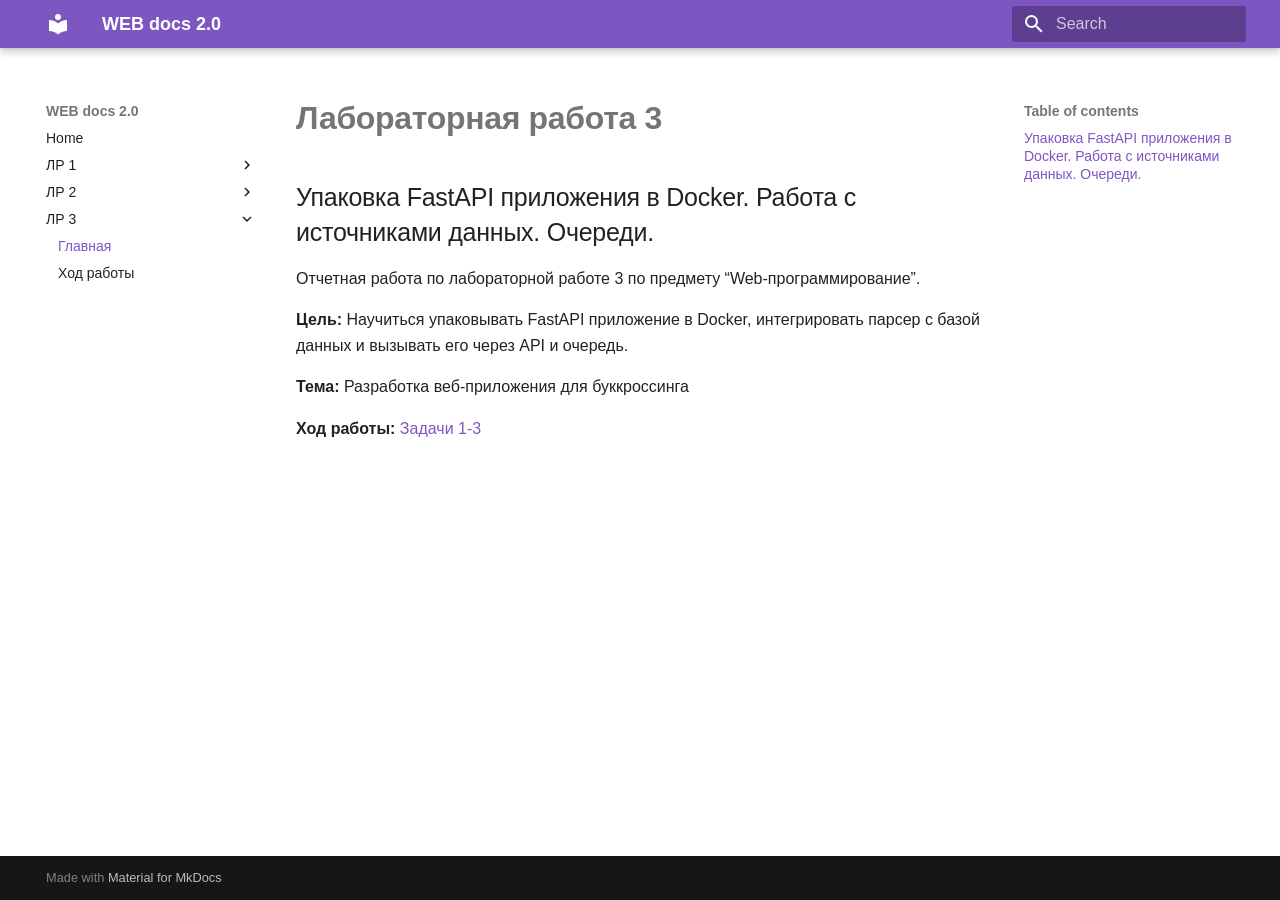
<file: lab_3/title/index.html>
<!doctype html>
<html lang="en" class="no-js">
  <head>
    
      <meta charset="utf-8">
      <meta name="viewport" content="width=device-width,initial-scale=1">
      
      
      
      
        <link rel="prev" href="../../lab_2/task_2/">
      
      
        <link rel="next" href="../task/">
      
      
      <link rel="icon" href="../../assets/images/favicon.png">
      <meta name="generator" content="mkdocs-1.6.1, mkdocs-material-9.6.11">
    
    
      
        <title>Главная - WEB docs 2.0</title>
      
    
    
      <link rel="stylesheet" href="../../assets/stylesheets/main.4af4bdda.min.css">
      
        
        <link rel="stylesheet" href="../../assets/stylesheets/palette.06af60db.min.css">
      
      


    
    
      
    
    
      
        
        
        <link rel="preconnect" href="https://fonts.gstatic.com" crossorigin>
        <link rel="stylesheet" href="https://fonts.googleapis.com/css?family=Arial:300,300i,400,400i,700,700i%7CRoboto+Mono:400,400i,700,700i&display=fallback">
        <style>:root{--md-text-font:"Arial";--md-code-font:"Roboto Mono"}</style>
      
    
    
      <link rel="stylesheet" href="../../stylesheets/custom.css">
    
    <script>__md_scope=new URL("../..",location),__md_hash=e=>[...e].reduce(((e,_)=>(e<<5)-e+_.charCodeAt(0)),0),__md_get=(e,_=localStorage,t=__md_scope)=>JSON.parse(_.getItem(t.pathname+"."+e)),__md_set=(e,_,t=localStorage,a=__md_scope)=>{try{t.setItem(a.pathname+"."+e,JSON.stringify(_))}catch(e){}}</script>
    
      

    
    
    
  </head>
  
  
    
    
    
    
    
    <body dir="ltr" data-md-color-scheme="default" data-md-color-primary="deep-purple" data-md-color-accent="deep-purple">
  
    
    <input class="md-toggle" data-md-toggle="drawer" type="checkbox" id="__drawer" autocomplete="off">
    <input class="md-toggle" data-md-toggle="search" type="checkbox" id="__search" autocomplete="off">
    <label class="md-overlay" for="__drawer"></label>
    <div data-md-component="skip">
      
        
        <a href="#3" class="md-skip">
          Skip to content
        </a>
      
    </div>
    <div data-md-component="announce">
      
    </div>
    
    
      

  

<header class="md-header md-header--shadow" data-md-component="header">
  <nav class="md-header__inner md-grid" aria-label="Header">
    <a href="../.." title="WEB docs 2.0" class="md-header__button md-logo" aria-label="WEB docs 2.0" data-md-component="logo">
      
  
  <svg xmlns="http://www.w3.org/2000/svg" viewBox="0 0 24 24"><path d="M12 8a3 3 0 0 0 3-3 3 3 0 0 0-3-3 3 3 0 0 0-3 3 3 3 0 0 0 3 3m0 3.54C9.64 9.35 6.5 8 3 8v11c3.5 0 6.64 1.35 9 3.54 2.36-2.19 5.5-3.54 9-3.54V8c-3.5 0-6.64 1.35-9 3.54"/></svg>

    </a>
    <label class="md-header__button md-icon" for="__drawer">
      
      <svg xmlns="http://www.w3.org/2000/svg" viewBox="0 0 24 24"><path d="M3 6h18v2H3zm0 5h18v2H3zm0 5h18v2H3z"/></svg>
    </label>
    <div class="md-header__title" data-md-component="header-title">
      <div class="md-header__ellipsis">
        <div class="md-header__topic">
          <span class="md-ellipsis">
            WEB docs 2.0
          </span>
        </div>
        <div class="md-header__topic" data-md-component="header-topic">
          <span class="md-ellipsis">
            
              Главная
            
          </span>
        </div>
      </div>
    </div>
    
      
    
    
    
    
      
      
        <label class="md-header__button md-icon" for="__search">
          
          <svg xmlns="http://www.w3.org/2000/svg" viewBox="0 0 24 24"><path d="M9.5 3A6.5 6.5 0 0 1 16 9.5c0 1.61-.59 3.09-1.56 4.23l.27.27h.79l5 5-1.5 1.5-5-5v-.79l-.27-.27A6.52 6.52 0 0 1 9.5 16 6.5 6.5 0 0 1 3 9.5 6.5 6.5 0 0 1 9.5 3m0 2C7 5 5 7 5 9.5S7 14 9.5 14 14 12 14 9.5 12 5 9.5 5"/></svg>
        </label>
        <div class="md-search" data-md-component="search" role="dialog">
  <label class="md-search__overlay" for="__search"></label>
  <div class="md-search__inner" role="search">
    <form class="md-search__form" name="search">
      <input type="text" class="md-search__input" name="query" aria-label="Search" placeholder="Search" autocapitalize="off" autocorrect="off" autocomplete="off" spellcheck="false" data-md-component="search-query" required>
      <label class="md-search__icon md-icon" for="__search">
        
        <svg xmlns="http://www.w3.org/2000/svg" viewBox="0 0 24 24"><path d="M9.5 3A6.5 6.5 0 0 1 16 9.5c0 1.61-.59 3.09-1.56 4.23l.27.27h.79l5 5-1.5 1.5-5-5v-.79l-.27-.27A6.52 6.52 0 0 1 9.5 16 6.5 6.5 0 0 1 3 9.5 6.5 6.5 0 0 1 9.5 3m0 2C7 5 5 7 5 9.5S7 14 9.5 14 14 12 14 9.5 12 5 9.5 5"/></svg>
        
        <svg xmlns="http://www.w3.org/2000/svg" viewBox="0 0 24 24"><path d="M20 11v2H8l5.5 5.5-1.42 1.42L4.16 12l7.92-7.92L13.5 5.5 8 11z"/></svg>
      </label>
      <nav class="md-search__options" aria-label="Search">
        
        <button type="reset" class="md-search__icon md-icon" title="Clear" aria-label="Clear" tabindex="-1">
          
          <svg xmlns="http://www.w3.org/2000/svg" viewBox="0 0 24 24"><path d="M19 6.41 17.59 5 12 10.59 6.41 5 5 6.41 10.59 12 5 17.59 6.41 19 12 13.41 17.59 19 19 17.59 13.41 12z"/></svg>
        </button>
      </nav>
      
    </form>
    <div class="md-search__output">
      <div class="md-search__scrollwrap" tabindex="0" data-md-scrollfix>
        <div class="md-search-result" data-md-component="search-result">
          <div class="md-search-result__meta">
            Initializing search
          </div>
          <ol class="md-search-result__list" role="presentation"></ol>
        </div>
      </div>
    </div>
  </div>
</div>
      
    
    
  </nav>
  
</header>
    
    <div class="md-container" data-md-component="container">
      
      
        
          
        
      
      <main class="md-main" data-md-component="main">
        <div class="md-main__inner md-grid">
          
            
              
              <div class="md-sidebar md-sidebar--primary" data-md-component="sidebar" data-md-type="navigation" >
                <div class="md-sidebar__scrollwrap">
                  <div class="md-sidebar__inner">
                    



<nav class="md-nav md-nav--primary" aria-label="Navigation" data-md-level="0">
  <label class="md-nav__title" for="__drawer">
    <a href="../.." title="WEB docs 2.0" class="md-nav__button md-logo" aria-label="WEB docs 2.0" data-md-component="logo">
      
  
  <svg xmlns="http://www.w3.org/2000/svg" viewBox="0 0 24 24"><path d="M12 8a3 3 0 0 0 3-3 3 3 0 0 0-3-3 3 3 0 0 0-3 3 3 3 0 0 0 3 3m0 3.54C9.64 9.35 6.5 8 3 8v11c3.5 0 6.64 1.35 9 3.54 2.36-2.19 5.5-3.54 9-3.54V8c-3.5 0-6.64 1.35-9 3.54"/></svg>

    </a>
    WEB docs 2.0
  </label>
  
  <ul class="md-nav__list" data-md-scrollfix>
    
      
      
  
  
  
  
    <li class="md-nav__item">
      <a href="../.." class="md-nav__link">
        
  
  
  <span class="md-ellipsis">
    Home
    
  </span>
  

      </a>
    </li>
  

    
      
      
  
  
  
  
    
    
    
    
    
    <li class="md-nav__item md-nav__item--nested">
      
        
        
        <input class="md-nav__toggle md-toggle " type="checkbox" id="__nav_2" >
        
          
          <label class="md-nav__link" for="__nav_2" id="__nav_2_label" tabindex="0">
            
  
  
  <span class="md-ellipsis">
    ЛР 1
    
  </span>
  

            <span class="md-nav__icon md-icon"></span>
          </label>
        
        <nav class="md-nav" data-md-level="1" aria-labelledby="__nav_2_label" aria-expanded="false">
          <label class="md-nav__title" for="__nav_2">
            <span class="md-nav__icon md-icon"></span>
            ЛР 1
          </label>
          <ul class="md-nav__list" data-md-scrollfix>
            
              
                
  
  
  
  
    <li class="md-nav__item">
      <a href="../../lab_1/title/" class="md-nav__link">
        
  
  
  <span class="md-ellipsis">
    Главная
    
  </span>
  

      </a>
    </li>
  

              
            
              
                
  
  
  
  
    <li class="md-nav__item">
      <a href="../../lab_1/models/" class="md-nav__link">
        
  
  
  <span class="md-ellipsis">
    Модели
    
  </span>
  

      </a>
    </li>
  

              
            
              
                
  
  
  
  
    <li class="md-nav__item">
      <a href="../../lab_1/connection/" class="md-nav__link">
        
  
  
  <span class="md-ellipsis">
    Соединение с БД
    
  </span>
  

      </a>
    </li>
  

              
            
              
                
  
  
  
  
    <li class="md-nav__item">
      <a href="../../lab_1/endpoints/" class="md-nav__link">
        
  
  
  <span class="md-ellipsis">
    Эндпоинты
    
  </span>
  

      </a>
    </li>
  

              
            
              
                
  
  
  
  
    <li class="md-nav__item">
      <a href="../../lab_1/auth/" class="md-nav__link">
        
  
  
  <span class="md-ellipsis">
    Аутентификация
    
  </span>
  

      </a>
    </li>
  

              
            
          </ul>
        </nav>
      
    </li>
  

    
      
      
  
  
  
  
    
    
    
    
    
    <li class="md-nav__item md-nav__item--nested">
      
        
        
        <input class="md-nav__toggle md-toggle " type="checkbox" id="__nav_3" >
        
          
          <label class="md-nav__link" for="__nav_3" id="__nav_3_label" tabindex="0">
            
  
  
  <span class="md-ellipsis">
    ЛР 2
    
  </span>
  

            <span class="md-nav__icon md-icon"></span>
          </label>
        
        <nav class="md-nav" data-md-level="1" aria-labelledby="__nav_3_label" aria-expanded="false">
          <label class="md-nav__title" for="__nav_3">
            <span class="md-nav__icon md-icon"></span>
            ЛР 2
          </label>
          <ul class="md-nav__list" data-md-scrollfix>
            
              
                
  
  
  
  
    <li class="md-nav__item">
      <a href="../../lab_2/title/" class="md-nav__link">
        
  
  
  <span class="md-ellipsis">
    Главная
    
  </span>
  

      </a>
    </li>
  

              
            
              
                
  
  
  
  
    <li class="md-nav__item">
      <a href="../../lab_2/task_1/" class="md-nav__link">
        
  
  
  <span class="md-ellipsis">
    Задача 1
    
  </span>
  

      </a>
    </li>
  

              
            
              
                
  
  
  
  
    <li class="md-nav__item">
      <a href="../../lab_2/task_2/" class="md-nav__link">
        
  
  
  <span class="md-ellipsis">
    Задача 2
    
  </span>
  

      </a>
    </li>
  

              
            
          </ul>
        </nav>
      
    </li>
  

    
      
      
  
  
    
  
  
  
    
    
    
    
    
    <li class="md-nav__item md-nav__item--active md-nav__item--nested">
      
        
        
        <input class="md-nav__toggle md-toggle " type="checkbox" id="__nav_4" checked>
        
          
          <label class="md-nav__link" for="__nav_4" id="__nav_4_label" tabindex="0">
            
  
  
  <span class="md-ellipsis">
    ЛР 3
    
  </span>
  

            <span class="md-nav__icon md-icon"></span>
          </label>
        
        <nav class="md-nav" data-md-level="1" aria-labelledby="__nav_4_label" aria-expanded="true">
          <label class="md-nav__title" for="__nav_4">
            <span class="md-nav__icon md-icon"></span>
            ЛР 3
          </label>
          <ul class="md-nav__list" data-md-scrollfix>
            
              
                
  
  
    
  
  
  
    <li class="md-nav__item md-nav__item--active">
      
      <input class="md-nav__toggle md-toggle" type="checkbox" id="__toc">
      
      
        
      
      
        <label class="md-nav__link md-nav__link--active" for="__toc">
          
  
  
  <span class="md-ellipsis">
    Главная
    
  </span>
  

          <span class="md-nav__icon md-icon"></span>
        </label>
      
      <a href="./" class="md-nav__link md-nav__link--active">
        
  
  
  <span class="md-ellipsis">
    Главная
    
  </span>
  

      </a>
      
        

<nav class="md-nav md-nav--secondary" aria-label="Table of contents">
  
  
  
    
  
  
    <label class="md-nav__title" for="__toc">
      <span class="md-nav__icon md-icon"></span>
      Table of contents
    </label>
    <ul class="md-nav__list" data-md-component="toc" data-md-scrollfix>
      
        <li class="md-nav__item">
  <a href="#fastapi-docker" class="md-nav__link">
    <span class="md-ellipsis">
      Упаковка FastAPI приложения в Docker. Работа с источниками данных. Очереди.
    </span>
  </a>
  
</li>
      
    </ul>
  
</nav>
      
    </li>
  

              
            
              
                
  
  
  
  
    <li class="md-nav__item">
      <a href="../task/" class="md-nav__link">
        
  
  
  <span class="md-ellipsis">
    Ход работы
    
  </span>
  

      </a>
    </li>
  

              
            
          </ul>
        </nav>
      
    </li>
  

    
  </ul>
</nav>
                  </div>
                </div>
              </div>
            
            
              
              <div class="md-sidebar md-sidebar--secondary" data-md-component="sidebar" data-md-type="toc" >
                <div class="md-sidebar__scrollwrap">
                  <div class="md-sidebar__inner">
                    

<nav class="md-nav md-nav--secondary" aria-label="Table of contents">
  
  
  
    
  
  
    <label class="md-nav__title" for="__toc">
      <span class="md-nav__icon md-icon"></span>
      Table of contents
    </label>
    <ul class="md-nav__list" data-md-component="toc" data-md-scrollfix>
      
        <li class="md-nav__item">
  <a href="#fastapi-docker" class="md-nav__link">
    <span class="md-ellipsis">
      Упаковка FastAPI приложения в Docker. Работа с источниками данных. Очереди.
    </span>
  </a>
  
</li>
      
    </ul>
  
</nav>
                  </div>
                </div>
              </div>
            
          
          
            <div class="md-content" data-md-component="content">
              <article class="md-content__inner md-typeset">
                
                  



<h1 id="3"><strong>Лабораторная работа 3</strong></h1>
<h2 id="fastapi-docker">Упаковка FastAPI приложения в Docker. Работа с источниками данных. Очереди.</h2>
<p>Отчетная работа 
по лабораторной работе 3
по предмету “Web-программирование”.</p>
<p><strong>Цель:</strong> 
Научиться упаковывать FastAPI приложение в Docker, интегрировать парсер с базой данных и вызывать его через API и очередь.</p>
<p><strong>Тема:</strong>
Разработка веб-приложения для буккроссинга</p>
<p><strong>Ход работы:</strong> <a href="../task/">Задачи 1-3</a></p>












                
              </article>
            </div>
          
          
<script>var target=document.getElementById(location.hash.slice(1));target&&target.name&&(target.checked=target.name.startsWith("__tabbed_"))</script>
        </div>
        
      </main>
      
        <footer class="md-footer">
  
  <div class="md-footer-meta md-typeset">
    <div class="md-footer-meta__inner md-grid">
      <div class="md-copyright">
  
  
    Made with
    <a href="https://squidfunk.github.io/mkdocs-material/" target="_blank" rel="noopener">
      Material for MkDocs
    </a>
  
</div>
      
    </div>
  </div>
</footer>
      
    </div>
    <div class="md-dialog" data-md-component="dialog">
      <div class="md-dialog__inner md-typeset"></div>
    </div>
    
    
    
      
      <script id="__config" type="application/json">{"base": "../..", "features": [], "search": "../../assets/javascripts/workers/search.f8cc74c7.min.js", "tags": null, "translations": {"clipboard.copied": "Copied to clipboard", "clipboard.copy": "Copy to clipboard", "search.result.more.one": "1 more on this page", "search.result.more.other": "# more on this page", "search.result.none": "No matching documents", "search.result.one": "1 matching document", "search.result.other": "# matching documents", "search.result.placeholder": "Type to start searching", "search.result.term.missing": "Missing", "select.version": "Select version"}, "version": null}</script>
    
    
      <script src="../../assets/javascripts/bundle.c8b220af.min.js"></script>
      
    
  </body>
</html>
</file>
<file: stylesheets/custom.css>
.md-typeset .admonition.note,
.md-typeset details.note {
  border: 2px solid #673ab7;
  background-color: whitesmoke;
  border-radius: 6px;
  box-shadow: 0 1px 3px rgba(103, 58, 183, 0.1);
}

.md-typeset .admonition.note > .admonition-title,
.md-typeset details.note > summary {
  background-color: #d1c4e9;
  color: #4a148c;
  font-weight: 600;
  border-bottom: 1px solid #ce93d8;
}

.md-typeset .admonition.note > .admonition-title::before,
.md-typeset details.note > summary::before {
  color: #673ab7 !important;
}
</file>
<file: assets/stylesheets/main.4af4bdda.min.css>
@charset "UTF-8";html{-webkit-text-size-adjust:none;-moz-text-size-adjust:none;text-size-adjust:none;box-sizing:border-box}*,:after,:before{box-sizing:inherit}@media (prefers-reduced-motion){*,:after,:before{transition:none!important}}body{margin:0}a,button,input,label{-webkit-tap-highlight-color:transparent}a{color:inherit;text-decoration:none}hr{border:0;box-sizing:initial;display:block;height:.05rem;overflow:visible;padding:0}small{font-size:80%}sub,sup{line-height:1em}img{border-style:none}table{border-collapse:initial;border-spacing:0}td,th{font-weight:400;vertical-align:top}button{background:#0000;border:0;font-family:inherit;font-size:inherit;margin:0;padding:0}input{border:0;outline:none}:root{--md-primary-fg-color:#4051b5;--md-primary-fg-color--light:#5d6cc0;--md-primary-fg-color--dark:#303fa1;--md-primary-bg-color:#fff;--md-primary-bg-color--light:#ffffffb3;--md-accent-fg-color:#526cfe;--md-accent-fg-color--transparent:#526cfe1a;--md-accent-bg-color:#fff;--md-accent-bg-color--light:#ffffffb3}[data-md-color-scheme=default]{color-scheme:light}[data-md-color-scheme=default] img[src$="#gh-dark-mode-only"],[data-md-color-scheme=default] img[src$="#only-dark"]{display:none}:root,[data-md-color-scheme=default]{--md-hue:225deg;--md-default-fg-color:#000000de;--md-default-fg-color--light:#0000008a;--md-default-fg-color--lighter:#00000052;--md-default-fg-color--lightest:#00000012;--md-default-bg-color:#fff;--md-default-bg-color--light:#ffffffb3;--md-default-bg-color--lighter:#ffffff4d;--md-default-bg-color--lightest:#ffffff1f;--md-code-fg-color:#36464e;--md-code-bg-color:#f5f5f5;--md-code-hl-color:#4287ff;--md-code-hl-color--light:#4287ff1a;--md-code-hl-number-color:#d52a2a;--md-code-hl-special-color:#db1457;--md-code-hl-function-color:#a846b9;--md-code-hl-constant-color:#6e59d9;--md-code-hl-keyword-color:#3f6ec6;--md-code-hl-string-color:#1c7d4d;--md-code-hl-name-color:var(--md-code-fg-color);--md-code-hl-operator-color:var(--md-default-fg-color--light);--md-code-hl-punctuation-color:var(--md-default-fg-color--light);--md-code-hl-comment-color:var(--md-default-fg-color--light);--md-code-hl-generic-color:var(--md-default-fg-color--light);--md-code-hl-variable-color:var(--md-default-fg-color--light);--md-typeset-color:var(--md-default-fg-color);--md-typeset-a-color:var(--md-primary-fg-color);--md-typeset-del-color:#f5503d26;--md-typeset-ins-color:#0bd57026;--md-typeset-kbd-color:#fafafa;--md-typeset-kbd-accent-color:#fff;--md-typeset-kbd-border-color:#b8b8b8;--md-typeset-mark-color:#ffff0080;--md-typeset-table-color:#0000001f;--md-typeset-table-color--light:rgba(0,0,0,.035);--md-admonition-fg-color:var(--md-default-fg-color);--md-admonition-bg-color:var(--md-default-bg-color);--md-warning-fg-color:#000000de;--md-warning-bg-color:#ff9;--md-footer-fg-color:#fff;--md-footer-fg-color--light:#ffffffb3;--md-footer-fg-color--lighter:#ffffff73;--md-footer-bg-color:#000000de;--md-footer-bg-color--dark:#00000052;--md-shadow-z1:0 0.2rem 0.5rem #0000000d,0 0 0.05rem #0000001a;--md-shadow-z2:0 0.2rem 0.5rem #0000001a,0 0 0.05rem #00000040;--md-shadow-z3:0 0.2rem 0.5rem #0003,0 0 0.05rem #00000059}.md-icon svg{fill:currentcolor;display:block;height:1.2rem;width:1.2rem}body{-webkit-font-smoothing:antialiased;-moz-osx-font-smoothing:grayscale;--md-text-font-family:var(--md-text-font,_),-apple-system,BlinkMacSystemFont,Helvetica,Arial,sans-serif;--md-code-font-family:var(--md-code-font,_),SFMono-Regular,Consolas,Menlo,monospace}aside,body,input{font-feature-settings:"kern","liga";color:var(--md-typeset-color);font-family:var(--md-text-font-family)}code,kbd,pre{font-feature-settings:"kern";font-family:var(--md-code-font-family)}:root{--md-typeset-table-sort-icon:url('data:image/svg+xml;charset=utf-8,<svg xmlns="http://www.w3.org/2000/svg" viewBox="0 0 24 24"><path d="m18 21-4-4h3V7h-3l4-4 4 4h-3v10h3M2 19v-2h10v2M2 13v-2h7v2M2 7V5h4v2z"/></svg>');--md-typeset-table-sort-icon--asc:url('data:image/svg+xml;charset=utf-8,<svg xmlns="http://www.w3.org/2000/svg" viewBox="0 0 24 24"><path d="M19 17h3l-4 4-4-4h3V3h2M2 17h10v2H2M6 5v2H2V5m0 6h7v2H2z"/></svg>');--md-typeset-table-sort-icon--desc:url('data:image/svg+xml;charset=utf-8,<svg xmlns="http://www.w3.org/2000/svg" viewBox="0 0 24 24"><path d="M19 7h3l-4-4-4 4h3v14h2M2 17h10v2H2M6 5v2H2V5m0 6h7v2H2z"/></svg>')}.md-typeset{-webkit-print-color-adjust:exact;color-adjust:exact;font-size:.8rem;line-height:1.6;overflow-wrap:break-word}@media print{.md-typeset{font-size:.68rem}}.md-typeset blockquote,.md-typeset dl,.md-typeset figure,.md-typeset ol,.md-typeset pre,.md-typeset ul{margin-bottom:1em;margin-top:1em}.md-typeset h1{color:var(--md-default-fg-color--light);font-size:2em;line-height:1.3;margin:0 0 1.25em}.md-typeset h1,.md-typeset h2{font-weight:300;letter-spacing:-.01em}.md-typeset h2{font-size:1.5625em;line-height:1.4;margin:1.6em 0 .64em}.md-typeset h3{font-size:1.25em;font-weight:400;letter-spacing:-.01em;line-height:1.5;margin:1.6em 0 .8em}.md-typeset h2+h3{margin-top:.8em}.md-typeset h4{font-weight:700;letter-spacing:-.01em;margin:1em 0}.md-typeset h5,.md-typeset h6{color:var(--md-default-fg-color--light);font-size:.8em;font-weight:700;letter-spacing:-.01em;margin:1.25em 0}.md-typeset h5{text-transform:uppercase}.md-typeset h5 code{text-transform:none}.md-typeset hr{border-bottom:.05rem solid var(--md-default-fg-color--lightest);display:flow-root;margin:1.5em 0}.md-typeset a{color:var(--md-typeset-a-color);word-break:break-word}.md-typeset a,.md-typeset a:before{transition:color 125ms}.md-typeset a:focus,.md-typeset a:hover{color:var(--md-accent-fg-color)}.md-typeset a:focus code,.md-typeset a:hover code{background-color:var(--md-accent-fg-color--transparent)}.md-typeset a code{color:currentcolor;transition:background-color 125ms}.md-typeset a.focus-visible{outline-color:var(--md-accent-fg-color);outline-offset:.2rem}.md-typeset code,.md-typeset kbd,.md-typeset pre{color:var(--md-code-fg-color);direction:ltr;font-variant-ligatures:none}@media print{.md-typeset code,.md-typeset kbd,.md-typeset pre{white-space:pre-wrap}}.md-typeset code{background-color:var(--md-code-bg-color);border-radius:.1rem;-webkit-box-decoration-break:clone;box-decoration-break:clone;font-size:.85em;padding:0 .2941176471em;word-break:break-word}.md-typeset code:not(.focus-visible){-webkit-tap-highlight-color:transparent;outline:none}.md-typeset pre{display:flow-root;line-height:1.4;position:relative}.md-typeset pre>code{-webkit-box-decoration-break:slice;box-decoration-break:slice;box-shadow:none;display:block;margin:0;outline-color:var(--md-accent-fg-color);overflow:auto;padding:.7720588235em 1.1764705882em;scrollbar-color:var(--md-default-fg-color--lighter) #0000;scrollbar-width:thin;touch-action:auto;word-break:normal}.md-typeset pre>code:hover{scrollbar-color:var(--md-accent-fg-color) #0000}.md-typeset pre>code::-webkit-scrollbar{height:.2rem;width:.2rem}.md-typeset pre>code::-webkit-scrollbar-thumb{background-color:var(--md-default-fg-color--lighter)}.md-typeset pre>code::-webkit-scrollbar-thumb:hover{background-color:var(--md-accent-fg-color)}.md-typeset kbd{background-color:var(--md-typeset-kbd-color);border-radius:.1rem;box-shadow:0 .1rem 0 .05rem var(--md-typeset-kbd-border-color),0 .1rem 0 var(--md-typeset-kbd-border-color),0 -.1rem .2rem var(--md-typeset-kbd-accent-color) inset;color:var(--md-default-fg-color);display:inline-block;font-size:.75em;padding:0 .6666666667em;vertical-align:text-top;word-break:break-word}.md-typeset mark{background-color:var(--md-typeset-mark-color);-webkit-box-decoration-break:clone;box-decoration-break:clone;color:inherit;word-break:break-word}.md-typeset abbr{border-bottom:.05rem dotted var(--md-default-fg-color--light);cursor:help;text-decoration:none}.md-typeset small{opacity:.75}[dir=ltr] .md-typeset sub,[dir=ltr] .md-typeset sup{margin-left:.078125em}[dir=rtl] .md-typeset sub,[dir=rtl] .md-typeset sup{margin-right:.078125em}[dir=ltr] .md-typeset blockquote{padding-left:.6rem}[dir=rtl] .md-typeset blockquote{padding-right:.6rem}[dir=ltr] .md-typeset blockquote{border-left:.2rem solid var(--md-default-fg-color--lighter)}[dir=rtl] .md-typeset blockquote{border-right:.2rem solid var(--md-default-fg-color--lighter)}.md-typeset blockquote{color:var(--md-default-fg-color--light);margin-left:0;margin-right:0}.md-typeset ul{list-style-type:disc}.md-typeset ul[type]{list-style-type:revert-layer}[dir=ltr] .md-typeset ol,[dir=ltr] .md-typeset ul{margin-left:.625em}[dir=rtl] .md-typeset ol,[dir=rtl] .md-typeset ul{margin-right:.625em}.md-typeset ol,.md-typeset ul{padding:0}.md-typeset ol:not([hidden]),.md-typeset ul:not([hidden]){display:flow-root}.md-typeset ol ol,.md-typeset ul ol{list-style-type:lower-alpha}.md-typeset ol ol ol,.md-typeset ul ol ol{list-style-type:lower-roman}.md-typeset ol ol ol ol,.md-typeset ul ol ol ol{list-style-type:upper-alpha}.md-typeset ol ol ol ol ol,.md-typeset ul ol ol ol ol{list-style-type:upper-roman}.md-typeset ol[type],.md-typeset ul[type]{list-style-type:revert-layer}[dir=ltr] .md-typeset ol li,[dir=ltr] .md-typeset ul li{margin-left:1.25em}[dir=rtl] .md-typeset ol li,[dir=rtl] .md-typeset ul li{margin-right:1.25em}.md-typeset ol li,.md-typeset ul li{margin-bottom:.5em}.md-typeset ol li blockquote,.md-typeset ol li p,.md-typeset ul li blockquote,.md-typeset ul li p{margin:.5em 0}.md-typeset ol li:last-child,.md-typeset ul li:last-child{margin-bottom:0}[dir=ltr] .md-typeset ol li ol,[dir=ltr] .md-typeset ol li ul,[dir=ltr] .md-typeset ul li ol,[dir=ltr] .md-typeset ul li ul{margin-left:.625em}[dir=rtl] .md-typeset ol li ol,[dir=rtl] .md-typeset ol li ul,[dir=rtl] .md-typeset ul li ol,[dir=rtl] .md-typeset ul li ul{margin-right:.625em}.md-typeset ol li ol,.md-typeset ol li ul,.md-typeset ul li ol,.md-typeset ul li ul{margin-bottom:.5em;margin-top:.5em}[dir=ltr] .md-typeset dd{margin-left:1.875em}[dir=rtl] .md-typeset dd{margin-right:1.875em}.md-typeset dd{margin-bottom:1.5em;margin-top:1em}.md-typeset img,.md-typeset svg,.md-typeset video{height:auto;max-width:100%}.md-typeset img[align=left]{margin:1em 1em 1em 0}.md-typeset img[align=right]{margin:1em 0 1em 1em}.md-typeset img[align]:only-child{margin-top:0}.md-typeset figure{display:flow-root;margin:1em auto;max-width:100%;text-align:center;width:-moz-fit-content;width:fit-content}.md-typeset figure img{display:block;margin:0 auto}.md-typeset figcaption{font-style:italic;margin:1em auto;max-width:24rem}.md-typeset iframe{max-width:100%}.md-typeset table:not([class]){background-color:var(--md-default-bg-color);border:.05rem solid var(--md-typeset-table-color);border-radius:.1rem;display:inline-block;font-size:.64rem;max-width:100%;overflow:auto;touch-action:auto}@media print{.md-typeset table:not([class]){display:table}}.md-typeset table:not([class])+*{margin-top:1.5em}.md-typeset table:not([class]) td>:first-child,.md-typeset table:not([class]) th>:first-child{margin-top:0}.md-typeset table:not([class]) td>:last-child,.md-typeset table:not([class]) th>:last-child{margin-bottom:0}.md-typeset table:not([class]) td:not([align]),.md-typeset table:not([class]) th:not([align]){text-align:left}[dir=rtl] .md-typeset table:not([class]) td:not([align]),[dir=rtl] .md-typeset table:not([class]) th:not([align]){text-align:right}.md-typeset table:not([class]) th{font-weight:700;min-width:5rem;padding:.9375em 1.25em;vertical-align:top}.md-typeset table:not([class]) td{border-top:.05rem solid var(--md-typeset-table-color);padding:.9375em 1.25em;vertical-align:top}.md-typeset table:not([class]) tbody tr{transition:background-color 125ms}.md-typeset table:not([class]) tbody tr:hover{background-color:var(--md-typeset-table-color--light);box-shadow:0 .05rem 0 var(--md-default-bg-color) inset}.md-typeset table:not([class]) a{word-break:normal}.md-typeset table th[role=columnheader]{cursor:pointer}[dir=ltr] .md-typeset table th[role=columnheader]:after{margin-left:.5em}[dir=rtl] .md-typeset table th[role=columnheader]:after{margin-right:.5em}.md-typeset table th[role=columnheader]:after{content:"";display:inline-block;height:1.2em;-webkit-mask-image:var(--md-typeset-table-sort-icon);mask-image:var(--md-typeset-table-sort-icon);-webkit-mask-repeat:no-repeat;mask-repeat:no-repeat;-webkit-mask-size:contain;mask-size:contain;transition:background-color 125ms;vertical-align:text-bottom;width:1.2em}.md-typeset table th[role=columnheader]:hover:after{background-color:var(--md-default-fg-color--lighter)}.md-typeset table th[role=columnheader][aria-sort=ascending]:after{background-color:var(--md-default-fg-color--light);-webkit-mask-image:var(--md-typeset-table-sort-icon--asc);mask-image:var(--md-typeset-table-sort-icon--asc)}.md-typeset table th[role=columnheader][aria-sort=descending]:after{background-color:var(--md-default-fg-color--light);-webkit-mask-image:var(--md-typeset-table-sort-icon--desc);mask-image:var(--md-typeset-table-sort-icon--desc)}.md-typeset__scrollwrap{margin:1em -.8rem;overflow-x:auto;touch-action:auto}.md-typeset__table{display:inline-block;margin-bottom:.5em;padding:0 .8rem}@media print{.md-typeset__table{display:block}}html .md-typeset__table table{display:table;margin:0;overflow:hidden;width:100%}@media screen and (max-width:44.984375em){.md-content__inner>pre{margin:1em -.8rem}.md-content__inner>pre code{border-radius:0}}.md-typeset .md-author{border-radius:100%;display:block;flex-shrink:0;height:1.6rem;overflow:hidden;position:relative;transition:color 125ms,transform 125ms;width:1.6rem}.md-typeset .md-author img{display:block}.md-typeset .md-author--more{background:var(--md-default-fg-color--lightest);color:var(--md-default-fg-color--lighter);font-size:.6rem;font-weight:700;line-height:1.6rem;text-align:center}.md-typeset .md-author--long{height:2.4rem;width:2.4rem}.md-typeset a.md-author{transform:scale(1)}.md-typeset a.md-author img{border-radius:100%;filter:grayscale(100%) opacity(75%);transition:filter 125ms}.md-typeset a.md-author:focus,.md-typeset a.md-author:hover{transform:scale(1.1);z-index:1}.md-typeset a.md-author:focus img,.md-typeset a.md-author:hover img{filter:grayscale(0)}.md-banner{background-color:var(--md-footer-bg-color);color:var(--md-footer-fg-color);overflow:auto}@media print{.md-banner{display:none}}.md-banner--warning{background-color:var(--md-warning-bg-color);color:var(--md-warning-fg-color)}.md-banner__inner{font-size:.7rem;margin:.6rem auto;padding:0 .8rem}[dir=ltr] .md-banner__button{float:right}[dir=rtl] .md-banner__button{float:left}.md-banner__button{color:inherit;cursor:pointer;transition:opacity .25s}.no-js .md-banner__button{display:none}.md-banner__button:hover{opacity:.7}html{font-size:125%;height:100%;overflow-x:hidden}@media screen and (min-width:100em){html{font-size:137.5%}}@media screen and (min-width:125em){html{font-size:150%}}body{background-color:var(--md-default-bg-color);display:flex;flex-direction:column;font-size:.5rem;min-height:100%;position:relative;width:100%}@media print{body{display:block}}@media screen and (max-width:59.984375em){body[data-md-scrolllock]{position:fixed}}.md-grid{margin-left:auto;margin-right:auto;max-width:61rem}.md-container{display:flex;flex-direction:column;flex-grow:1}@media print{.md-container{display:block}}.md-main{flex-grow:1}.md-main__inner{display:flex;height:100%;margin-top:1.5rem}.md-ellipsis{overflow:hidden;text-overflow:ellipsis}.md-toggle{display:none}.md-option{height:0;opacity:0;position:absolute;width:0}.md-option:checked+label:not([hidden]){display:block}.md-option.focus-visible+label{outline-color:var(--md-accent-fg-color);outline-style:auto}.md-skip{background-color:var(--md-default-fg-color);border-radius:.1rem;color:var(--md-default-bg-color);font-size:.64rem;margin:.5rem;opacity:0;outline-color:var(--md-accent-fg-color);padding:.3rem .5rem;position:fixed;transform:translateY(.4rem);z-index:-1}.md-skip:focus{opacity:1;transform:translateY(0);transition:transform .25s cubic-bezier(.4,0,.2,1),opacity 175ms 75ms;z-index:10}@page{margin:25mm}:root{--md-clipboard-icon:url('data:image/svg+xml;charset=utf-8,<svg xmlns="http://www.w3.org/2000/svg" viewBox="0 0 24 24"><path d="M19 21H8V7h11m0-2H8a2 2 0 0 0-2 2v14a2 2 0 0 0 2 2h11a2 2 0 0 0 2-2V7a2 2 0 0 0-2-2m-3-4H4a2 2 0 0 0-2 2v14h2V3h12z"/></svg>')}.md-clipboard{border-radius:.1rem;color:var(--md-default-fg-color--lightest);cursor:pointer;height:1.5em;outline-color:var(--md-accent-fg-color);outline-offset:.1rem;position:absolute;right:.5em;top:.5em;transition:color .25s;width:1.5em;z-index:1}@media print{.md-clipboard{display:none}}.md-clipboard:not(.focus-visible){-webkit-tap-highlight-color:transparent;outline:none}:hover>.md-clipboard{color:var(--md-default-fg-color--light)}.md-clipboard:focus,.md-clipboard:hover{color:var(--md-accent-fg-color)}.md-clipboard:after{background-color:currentcolor;content:"";display:block;height:1.125em;margin:0 auto;-webkit-mask-image:var(--md-clipboard-icon);mask-image:var(--md-clipboard-icon);-webkit-mask-position:center;mask-position:center;-webkit-mask-repeat:no-repeat;mask-repeat:no-repeat;-webkit-mask-size:contain;mask-size:contain;width:1.125em}.md-clipboard--inline{cursor:pointer}.md-clipboard--inline code{transition:color .25s,background-color .25s}.md-clipboard--inline:focus code,.md-clipboard--inline:hover code{background-color:var(--md-accent-fg-color--transparent);color:var(--md-accent-fg-color)}.md-typeset .md-code__content{display:grid}@keyframes consent{0%{opacity:0;transform:translateY(100%)}to{opacity:1;transform:translateY(0)}}@keyframes overlay{0%{opacity:0}to{opacity:1}}.md-consent__overlay{animation:overlay .25s both;-webkit-backdrop-filter:blur(.1rem);backdrop-filter:blur(.1rem);background-color:#0000008a;height:100%;opacity:1;position:fixed;top:0;width:100%;z-index:5}.md-consent__inner{animation:consent .5s cubic-bezier(.1,.7,.1,1) both;background-color:var(--md-default-bg-color);border:0;border-radius:.1rem;bottom:0;box-shadow:0 0 .2rem #0000001a,0 .2rem .4rem #0003;max-height:100%;overflow:auto;padding:0;position:fixed;width:100%;z-index:5}.md-consent__form{padding:.8rem}.md-consent__settings{display:none;margin:1em 0}input:checked+.md-consent__settings{display:block}.md-consent__controls{margin-bottom:.8rem}.md-typeset .md-consent__controls .md-button{display:inline}@media screen and (max-width:44.984375em){.md-typeset .md-consent__controls .md-button{display:block;margin-top:.4rem;text-align:center;width:100%}}.md-consent label{cursor:pointer}.md-content{flex-grow:1;min-width:0}.md-content__inner{margin:0 .8rem 1.2rem;padding-top:.6rem}@media screen and (min-width:76.25em){[dir=ltr] .md-sidebar--primary:not([hidden])~.md-content>.md-content__inner{margin-left:1.2rem}[dir=ltr] .md-sidebar--secondary:not([hidden])~.md-content>.md-content__inner,[dir=rtl] .md-sidebar--primary:not([hidden])~.md-content>.md-content__inner{margin-right:1.2rem}[dir=rtl] .md-sidebar--secondary:not([hidden])~.md-content>.md-content__inner{margin-left:1.2rem}}.md-content__inner:before{content:"";display:block;height:.4rem}.md-content__inner>:last-child{margin-bottom:0}[dir=ltr] .md-content__button{float:right}[dir=rtl] .md-content__button{float:left}[dir=ltr] .md-content__button{margin-left:.4rem}[dir=rtl] .md-content__button{margin-right:.4rem}.md-content__button{margin:.4rem 0;padding:0}@media print{.md-content__button{display:none}}.md-typeset .md-content__button{color:var(--md-default-fg-color--lighter)}.md-content__button svg{display:inline;vertical-align:top}[dir=rtl] .md-content__button svg{transform:scaleX(-1)}[dir=ltr] .md-dialog{right:.8rem}[dir=rtl] .md-dialog{left:.8rem}.md-dialog{background-color:var(--md-default-fg-color);border-radius:.1rem;bottom:.8rem;box-shadow:var(--md-shadow-z3);min-width:11.1rem;opacity:0;padding:.4rem .6rem;pointer-events:none;position:fixed;transform:translateY(100%);transition:transform 0ms .4s,opacity .4s;z-index:4}@media print{.md-dialog{display:none}}.md-dialog--active{opacity:1;pointer-events:auto;transform:translateY(0);transition:transform .4s cubic-bezier(.075,.85,.175,1),opacity .4s}.md-dialog__inner{color:var(--md-default-bg-color);font-size:.7rem}.md-feedback{margin:2em 0 1em;text-align:center}.md-feedback fieldset{border:none;margin:0;padding:0}.md-feedback__title{font-weight:700;margin:1em auto}.md-feedback__inner{position:relative}.md-feedback__list{display:flex;flex-wrap:wrap;place-content:baseline center;position:relative}.md-feedback__list:hover .md-icon:not(:disabled){color:var(--md-default-fg-color--lighter)}:disabled .md-feedback__list{min-height:1.8rem}.md-feedback__icon{color:var(--md-default-fg-color--light);cursor:pointer;flex-shrink:0;margin:0 .1rem;transition:color 125ms}.md-feedback__icon:not(:disabled).md-icon:hover{color:var(--md-accent-fg-color)}.md-feedback__icon:disabled{color:var(--md-default-fg-color--lightest);pointer-events:none}.md-feedback__note{opacity:0;position:relative;transform:translateY(.4rem);transition:transform .4s cubic-bezier(.1,.7,.1,1),opacity .15s}.md-feedback__note>*{margin:0 auto;max-width:16rem}:disabled .md-feedback__note{opacity:1;transform:translateY(0)}@media print{.md-feedback{display:none}}.md-footer{background-color:var(--md-footer-bg-color);color:var(--md-footer-fg-color)}@media print{.md-footer{display:none}}.md-footer__inner{justify-content:space-between;overflow:auto;padding:.2rem}.md-footer__inner:not([hidden]){display:flex}.md-footer__link{align-items:end;display:flex;flex-grow:0.01;margin-bottom:.4rem;margin-top:1rem;max-width:100%;outline-color:var(--md-accent-fg-color);overflow:hidden;transition:opacity .25s}.md-footer__link:focus,.md-footer__link:hover{opacity:.7}[dir=rtl] .md-footer__link svg{transform:scaleX(-1)}@media screen and (max-width:44.984375em){.md-footer__link--prev{flex-shrink:0}.md-footer__link--prev .md-footer__title{display:none}}[dir=ltr] .md-footer__link--next{margin-left:auto}[dir=rtl] .md-footer__link--next{margin-right:auto}.md-footer__link--next{text-align:right}[dir=rtl] .md-footer__link--next{text-align:left}.md-footer__title{flex-grow:1;font-size:.9rem;margin-bottom:.7rem;max-width:calc(100% - 2.4rem);padding:0 1rem;white-space:nowrap}.md-footer__button{margin:.2rem;padding:.4rem}.md-footer__direction{font-size:.64rem;opacity:.7}.md-footer-meta{background-color:var(--md-footer-bg-color--dark)}.md-footer-meta__inner{display:flex;flex-wrap:wrap;justify-content:space-between;padding:.2rem}html .md-footer-meta.md-typeset a{color:var(--md-footer-fg-color--light)}html .md-footer-meta.md-typeset a:focus,html .md-footer-meta.md-typeset a:hover{color:var(--md-footer-fg-color)}.md-copyright{color:var(--md-footer-fg-color--lighter);font-size:.64rem;margin:auto .6rem;padding:.4rem 0;width:100%}@media screen and (min-width:45em){.md-copyright{width:auto}}.md-copyright__highlight{color:var(--md-footer-fg-color--light)}.md-social{display:inline-flex;gap:.2rem;margin:0 .4rem;padding:.2rem 0 .6rem}@media screen and (min-width:45em){.md-social{padding:.6rem 0}}.md-social__link{display:inline-block;height:1.6rem;text-align:center;width:1.6rem}.md-social__link:before{line-height:1.9}.md-social__link svg{fill:currentcolor;max-height:.8rem;vertical-align:-25%}.md-typeset .md-button{border:.1rem solid;border-radius:.1rem;color:var(--md-primary-fg-color);cursor:pointer;display:inline-block;font-weight:700;padding:.625em 2em;transition:color 125ms,background-color 125ms,border-color 125ms}.md-typeset .md-button--primary{background-color:var(--md-primary-fg-color);border-color:var(--md-primary-fg-color);color:var(--md-primary-bg-color)}.md-typeset .md-button:focus,.md-typeset .md-button:hover{background-color:var(--md-accent-fg-color);border-color:var(--md-accent-fg-color);color:var(--md-accent-bg-color)}[dir=ltr] .md-typeset .md-input{border-top-left-radius:.1rem}[dir=ltr] .md-typeset .md-input,[dir=rtl] .md-typeset .md-input{border-top-right-radius:.1rem}[dir=rtl] .md-typeset .md-input{border-top-left-radius:.1rem}.md-typeset .md-input{border-bottom:.1rem solid var(--md-default-fg-color--lighter);box-shadow:var(--md-shadow-z1);font-size:.8rem;height:1.8rem;padding:0 .6rem;transition:border .25s,box-shadow .25s}.md-typeset .md-input:focus,.md-typeset .md-input:hover{border-bottom-color:var(--md-accent-fg-color);box-shadow:var(--md-shadow-z2)}.md-typeset .md-input--stretch{width:100%}.md-header{background-color:var(--md-primary-fg-color);box-shadow:0 0 .2rem #0000,0 .2rem .4rem #0000;color:var(--md-primary-bg-color);display:block;left:0;position:sticky;right:0;top:0;z-index:4}@media print{.md-header{display:none}}.md-header[hidden]{transform:translateY(-100%);transition:transform .25s cubic-bezier(.8,0,.6,1),box-shadow .25s}.md-header--shadow{box-shadow:0 0 .2rem #0000001a,0 .2rem .4rem #0003;transition:transform .25s cubic-bezier(.1,.7,.1,1),box-shadow .25s}.md-header__inner{align-items:center;display:flex;padding:0 .2rem}.md-header__button{color:currentcolor;cursor:pointer;margin:.2rem;outline-color:var(--md-accent-fg-color);padding:.4rem;position:relative;transition:opacity .25s;vertical-align:middle;z-index:1}.md-header__button:hover{opacity:.7}.md-header__button:not([hidden]){display:inline-block}.md-header__button:not(.focus-visible){-webkit-tap-highlight-color:transparent;outline:none}.md-header__button.md-logo{margin:.2rem;padding:.4rem}@media screen and (max-width:76.234375em){.md-header__button.md-logo{display:none}}.md-header__button.md-logo img,.md-header__button.md-logo svg{fill:currentcolor;display:block;height:1.2rem;width:auto}@media screen and (min-width:60em){.md-header__button[for=__search]{display:none}}.no-js .md-header__button[for=__search]{display:none}[dir=rtl] .md-header__button[for=__search] svg{transform:scaleX(-1)}@media screen and (min-width:76.25em){.md-header__button[for=__drawer]{display:none}}.md-header__topic{display:flex;max-width:100%;position:absolute;transition:transform .4s cubic-bezier(.1,.7,.1,1),opacity .15s;white-space:nowrap}.md-header__topic+.md-header__topic{opacity:0;pointer-events:none;transform:translateX(1.25rem);transition:transform .4s cubic-bezier(1,.7,.1,.1),opacity .15s;z-index:-1}[dir=rtl] .md-header__topic+.md-header__topic{transform:translateX(-1.25rem)}.md-header__topic:first-child{font-weight:700}[dir=ltr] .md-header__title{margin-left:1rem;margin-right:.4rem}[dir=rtl] .md-header__title{margin-left:.4rem;margin-right:1rem}.md-header__title{flex-grow:1;font-size:.9rem;height:2.4rem;line-height:2.4rem}.md-header__title--active .md-header__topic{opacity:0;pointer-events:none;transform:translateX(-1.25rem);transition:transform .4s cubic-bezier(1,.7,.1,.1),opacity .15s;z-index:-1}[dir=rtl] .md-header__title--active .md-header__topic{transform:translateX(1.25rem)}.md-header__title--active .md-header__topic+.md-header__topic{opacity:1;pointer-events:auto;transform:translateX(0);transition:transform .4s cubic-bezier(.1,.7,.1,1),opacity .15s;z-index:0}.md-header__title>.md-header__ellipsis{height:100%;position:relative;width:100%}.md-header__option{display:flex;flex-shrink:0;max-width:100%;transition:max-width 0ms .25s,opacity .25s .25s;white-space:nowrap}[data-md-toggle=search]:checked~.md-header .md-header__option{max-width:0;opacity:0;transition:max-width 0ms,opacity 0ms}.md-header__option>input{bottom:0}.md-header__source{display:none}@media screen and (min-width:60em){[dir=ltr] .md-header__source{margin-left:1rem}[dir=rtl] .md-header__source{margin-right:1rem}.md-header__source{display:block;max-width:11.7rem;width:11.7rem}}@media screen and (min-width:76.25em){[dir=ltr] .md-header__source{margin-left:1.4rem}[dir=rtl] .md-header__source{margin-right:1.4rem}}.md-meta{color:var(--md-default-fg-color--light);font-size:.7rem;line-height:1.3}.md-meta__list{display:inline-flex;flex-wrap:wrap;list-style:none;margin:0;padding:0}.md-meta__item:not(:last-child):after{content:"·";margin-left:.2rem;margin-right:.2rem}.md-meta__link{color:var(--md-typeset-a-color)}.md-meta__link:focus,.md-meta__link:hover{color:var(--md-accent-fg-color)}.md-draft{background-color:#ff1744;border-radius:.125em;color:#fff;display:inline-block;font-weight:700;padding-left:.5714285714em;padding-right:.5714285714em}:root{--md-nav-icon--prev:url('data:image/svg+xml;charset=utf-8,<svg xmlns="http://www.w3.org/2000/svg" viewBox="0 0 24 24"><path d="M20 11v2H8l5.5 5.5-1.42 1.42L4.16 12l7.92-7.92L13.5 5.5 8 11z"/></svg>');--md-nav-icon--next:url('data:image/svg+xml;charset=utf-8,<svg xmlns="http://www.w3.org/2000/svg" viewBox="0 0 24 24"><path d="M8.59 16.58 13.17 12 8.59 7.41 10 6l6 6-6 6z"/></svg>');--md-toc-icon:url('data:image/svg+xml;charset=utf-8,<svg xmlns="http://www.w3.org/2000/svg" viewBox="0 0 24 24"><path d="M3 9h14V7H3zm0 4h14v-2H3zm0 4h14v-2H3zm16 0h2v-2h-2zm0-10v2h2V7zm0 6h2v-2h-2z"/></svg>')}.md-nav{font-size:.7rem;line-height:1.3}.md-nav__title{color:var(--md-default-fg-color--light);display:block;font-weight:700;overflow:hidden;padding:0 .6rem;text-overflow:ellipsis}.md-nav__title .md-nav__button{display:none}.md-nav__title .md-nav__button img{height:100%;width:auto}.md-nav__title .md-nav__button.md-logo img,.md-nav__title .md-nav__button.md-logo svg{fill:currentcolor;display:block;height:2.4rem;max-width:100%;object-fit:contain;width:auto}.md-nav__list{list-style:none;margin:0;padding:0}.md-nav__link{align-items:flex-start;display:flex;gap:.4rem;margin-top:.625em;scroll-snap-align:start;transition:color 125ms}.md-nav__link--passed{color:var(--md-default-fg-color--light)}.md-nav__item .md-nav__link--active,.md-nav__item .md-nav__link--active code{color:var(--md-typeset-a-color)}.md-nav__link .md-ellipsis{position:relative}[dir=ltr] .md-nav__link .md-icon:last-child{margin-left:auto}[dir=rtl] .md-nav__link .md-icon:last-child{margin-right:auto}.md-nav__link svg{fill:currentcolor;flex-shrink:0;height:1.3em;position:relative}.md-nav__link[for]:focus,.md-nav__link[for]:hover,.md-nav__link[href]:focus,.md-nav__link[href]:hover{color:var(--md-accent-fg-color);cursor:pointer}.md-nav__link.focus-visible{outline-color:var(--md-accent-fg-color);outline-offset:.2rem}.md-nav--primary .md-nav__link[for=__toc]{display:none}.md-nav--primary .md-nav__link[for=__toc] .md-icon:after{background-color:currentcolor;display:block;height:100%;-webkit-mask-image:var(--md-toc-icon);mask-image:var(--md-toc-icon);width:100%}.md-nav--primary .md-nav__link[for=__toc]~.md-nav{display:none}.md-nav__container>.md-nav__link{margin-top:0}.md-nav__container>.md-nav__link:first-child{flex-grow:1;min-width:0}.md-nav__icon{flex-shrink:0}.md-nav__source{display:none}@media screen and (max-width:76.234375em){.md-nav--primary,.md-nav--primary .md-nav{background-color:var(--md-default-bg-color);display:flex;flex-direction:column;height:100%;left:0;position:absolute;right:0;top:0;z-index:1}.md-nav--primary .md-nav__item,.md-nav--primary .md-nav__title{font-size:.8rem;line-height:1.5}.md-nav--primary .md-nav__title{background-color:var(--md-default-fg-color--lightest);color:var(--md-default-fg-color--light);cursor:pointer;height:5.6rem;line-height:2.4rem;padding:3rem .8rem .2rem;position:relative;white-space:nowrap}[dir=ltr] .md-nav--primary .md-nav__title .md-nav__icon{left:.4rem}[dir=rtl] .md-nav--primary .md-nav__title .md-nav__icon{right:.4rem}.md-nav--primary .md-nav__title .md-nav__icon{display:block;height:1.2rem;margin:.2rem;position:absolute;top:.4rem;width:1.2rem}.md-nav--primary .md-nav__title .md-nav__icon:after{background-color:currentcolor;content:"";display:block;height:100%;-webkit-mask-image:var(--md-nav-icon--prev);mask-image:var(--md-nav-icon--prev);-webkit-mask-position:center;mask-position:center;-webkit-mask-repeat:no-repeat;mask-repeat:no-repeat;-webkit-mask-size:contain;mask-size:contain;width:100%}.md-nav--primary .md-nav__title~.md-nav__list{background-color:var(--md-default-bg-color);box-shadow:0 .05rem 0 var(--md-default-fg-color--lightest) inset;overflow-y:auto;scroll-snap-type:y mandatory;touch-action:pan-y}.md-nav--primary .md-nav__title~.md-nav__list>:first-child{border-top:0}.md-nav--primary .md-nav__title[for=__drawer]{background-color:var(--md-primary-fg-color);color:var(--md-primary-bg-color);font-weight:700}.md-nav--primary .md-nav__title .md-logo{display:block;left:.2rem;margin:.2rem;padding:.4rem;position:absolute;right:.2rem;top:.2rem}.md-nav--primary .md-nav__list{flex:1}.md-nav--primary .md-nav__item{border-top:.05rem solid var(--md-default-fg-color--lightest)}.md-nav--primary .md-nav__item--active>.md-nav__link{color:var(--md-typeset-a-color)}.md-nav--primary .md-nav__item--active>.md-nav__link:focus,.md-nav--primary .md-nav__item--active>.md-nav__link:hover{color:var(--md-accent-fg-color)}.md-nav--primary .md-nav__link{margin-top:0;padding:.6rem .8rem}.md-nav--primary .md-nav__link svg{margin-top:.1em}.md-nav--primary .md-nav__link>.md-nav__link{padding:0}[dir=ltr] .md-nav--primary .md-nav__link .md-nav__icon{margin-right:-.2rem}[dir=rtl] .md-nav--primary .md-nav__link .md-nav__icon{margin-left:-.2rem}.md-nav--primary .md-nav__link .md-nav__icon{font-size:1.2rem;height:1.2rem;width:1.2rem}.md-nav--primary .md-nav__link .md-nav__icon:after{background-color:currentcolor;content:"";display:block;height:100%;-webkit-mask-image:var(--md-nav-icon--next);mask-image:var(--md-nav-icon--next);-webkit-mask-position:center;mask-position:center;-webkit-mask-repeat:no-repeat;mask-repeat:no-repeat;-webkit-mask-size:contain;mask-size:contain;width:100%}[dir=rtl] .md-nav--primary .md-nav__icon:after{transform:scale(-1)}.md-nav--primary .md-nav--secondary .md-nav{background-color:initial;position:static}[dir=ltr] .md-nav--primary .md-nav--secondary .md-nav .md-nav__link{padding-left:1.4rem}[dir=rtl] .md-nav--primary .md-nav--secondary .md-nav .md-nav__link{padding-right:1.4rem}[dir=ltr] .md-nav--primary .md-nav--secondary .md-nav .md-nav .md-nav__link{padding-left:2rem}[dir=rtl] .md-nav--primary .md-nav--secondary .md-nav .md-nav .md-nav__link{padding-right:2rem}[dir=ltr] .md-nav--primary .md-nav--secondary .md-nav .md-nav .md-nav .md-nav__link{padding-left:2.6rem}[dir=rtl] .md-nav--primary .md-nav--secondary .md-nav .md-nav .md-nav .md-nav__link{padding-right:2.6rem}[dir=ltr] .md-nav--primary .md-nav--secondary .md-nav .md-nav .md-nav .md-nav .md-nav__link{padding-left:3.2rem}[dir=rtl] .md-nav--primary .md-nav--secondary .md-nav .md-nav .md-nav .md-nav .md-nav__link{padding-right:3.2rem}.md-nav--secondary{background-color:initial}.md-nav__toggle~.md-nav{display:flex;opacity:0;transform:translateX(100%);transition:transform .25s cubic-bezier(.8,0,.6,1),opacity 125ms 50ms}[dir=rtl] .md-nav__toggle~.md-nav{transform:translateX(-100%)}.md-nav__toggle:checked~.md-nav{opacity:1;transform:translateX(0);transition:transform .25s cubic-bezier(.4,0,.2,1),opacity 125ms 125ms}.md-nav__toggle:checked~.md-nav>.md-nav__list{-webkit-backface-visibility:hidden;backface-visibility:hidden}}@media screen and (max-width:59.984375em){.md-nav--primary .md-nav__link[for=__toc]{display:flex}.md-nav--primary .md-nav__link[for=__toc] .md-icon:after{content:""}.md-nav--primary .md-nav__link[for=__toc]+.md-nav__link{display:none}.md-nav--primary .md-nav__link[for=__toc]~.md-nav{display:flex}.md-nav__source{background-color:var(--md-primary-fg-color--dark);color:var(--md-primary-bg-color);display:block;padding:0 .2rem}}@media screen and (min-width:60em) and (max-width:76.234375em){.md-nav--integrated .md-nav__link[for=__toc]{display:flex}.md-nav--integrated .md-nav__link[for=__toc] .md-icon:after{content:""}.md-nav--integrated .md-nav__link[for=__toc]+.md-nav__link{display:none}.md-nav--integrated .md-nav__link[for=__toc]~.md-nav{display:flex}}@media screen and (min-width:60em){.md-nav{margin-bottom:-.4rem}.md-nav--secondary .md-nav__title{background:var(--md-default-bg-color);box-shadow:0 0 .4rem .4rem var(--md-default-bg-color);position:sticky;top:0;z-index:1}.md-nav--secondary .md-nav__title[for=__toc]{scroll-snap-align:start}.md-nav--secondary .md-nav__title .md-nav__icon{display:none}[dir=ltr] .md-nav--secondary .md-nav__list{padding-left:.6rem}[dir=rtl] .md-nav--secondary .md-nav__list{padding-right:.6rem}.md-nav--secondary .md-nav__list{padding-bottom:.4rem}[dir=ltr] .md-nav--secondary .md-nav__item>.md-nav__link{margin-right:.4rem}[dir=rtl] .md-nav--secondary .md-nav__item>.md-nav__link{margin-left:.4rem}}@media screen and (min-width:76.25em){.md-nav{margin-bottom:-.4rem;transition:max-height .25s cubic-bezier(.86,0,.07,1)}.md-nav--primary .md-nav__title{background:var(--md-default-bg-color);box-shadow:0 0 .4rem .4rem var(--md-default-bg-color);position:sticky;top:0;z-index:1}.md-nav--primary .md-nav__title[for=__drawer]{scroll-snap-align:start}.md-nav--primary .md-nav__title .md-nav__icon{display:none}[dir=ltr] .md-nav--primary .md-nav__list{padding-left:.6rem}[dir=rtl] .md-nav--primary .md-nav__list{padding-right:.6rem}.md-nav--primary .md-nav__list{padding-bottom:.4rem}[dir=ltr] .md-nav--primary .md-nav__item>.md-nav__link{margin-right:.4rem}[dir=rtl] .md-nav--primary .md-nav__item>.md-nav__link{margin-left:.4rem}.md-nav__toggle~.md-nav{display:grid;grid-template-rows:minmax(.4rem,0fr);opacity:0;transition:grid-template-rows .25s cubic-bezier(.86,0,.07,1),opacity .25s,visibility 0ms .25s;visibility:collapse}.md-nav__toggle~.md-nav>.md-nav__list{overflow:hidden}.md-nav__toggle.md-toggle--indeterminate~.md-nav,.md-nav__toggle:checked~.md-nav{grid-template-rows:minmax(.4rem,1fr);opacity:1;transition:grid-template-rows .25s cubic-bezier(.86,0,.07,1),opacity .15s .1s,visibility 0ms;visibility:visible}.md-nav__toggle.md-toggle--indeterminate~.md-nav{transition:none}.md-nav__item--nested>.md-nav>.md-nav__title{display:none}.md-nav__item--section{display:block;margin:1.25em 0}.md-nav__item--section:last-child{margin-bottom:0}.md-nav__item--section>.md-nav__link{font-weight:700}.md-nav__item--section>.md-nav__link[for]{color:var(--md-default-fg-color--light)}.md-nav__item--section>.md-nav__link:not(.md-nav__container){pointer-events:none}.md-nav__item--section>.md-nav__link .md-icon,.md-nav__item--section>.md-nav__link>[for]{display:none}[dir=ltr] .md-nav__item--section>.md-nav{margin-left:-.6rem}[dir=rtl] .md-nav__item--section>.md-nav{margin-right:-.6rem}.md-nav__item--section>.md-nav{display:block;opacity:1;visibility:visible}.md-nav__item--section>.md-nav>.md-nav__list>.md-nav__item{padding:0}.md-nav__icon{border-radius:100%;height:.9rem;transition:background-color .25s;width:.9rem}.md-nav__icon:hover{background-color:var(--md-accent-fg-color--transparent)}.md-nav__icon:after{background-color:currentcolor;border-radius:100%;content:"";display:inline-block;height:100%;-webkit-mask-image:var(--md-nav-icon--next);mask-image:var(--md-nav-icon--next);-webkit-mask-position:center;mask-position:center;-webkit-mask-repeat:no-repeat;mask-repeat:no-repeat;-webkit-mask-size:contain;mask-size:contain;transition:transform .25s;vertical-align:-.1rem;width:100%}[dir=rtl] .md-nav__icon:after{transform:rotate(180deg)}.md-nav__item--nested .md-nav__toggle:checked~.md-nav__link .md-nav__icon:after,.md-nav__item--nested .md-toggle--indeterminate~.md-nav__link .md-nav__icon:after{transform:rotate(90deg)}.md-nav--lifted>.md-nav__list>.md-nav__item,.md-nav--lifted>.md-nav__title{display:none}.md-nav--lifted>.md-nav__list>.md-nav__item--active{display:block}.md-nav--lifted>.md-nav__list>.md-nav__item--active>.md-nav__link{background:var(--md-default-bg-color);box-shadow:0 0 .4rem .4rem var(--md-default-bg-color);margin-top:0;position:sticky;top:0;z-index:1}.md-nav--lifted>.md-nav__list>.md-nav__item--active>.md-nav__link:not(.md-nav__container){pointer-events:none}.md-nav--lifted>.md-nav__list>.md-nav__item--active.md-nav__item--section{margin:0}[dir=ltr] .md-nav--lifted>.md-nav__list>.md-nav__item>.md-nav:not(.md-nav--secondary){margin-left:-.6rem}[dir=rtl] .md-nav--lifted>.md-nav__list>.md-nav__item>.md-nav:not(.md-nav--secondary){margin-right:-.6rem}.md-nav--lifted>.md-nav__list>.md-nav__item>[for]{color:var(--md-default-fg-color--light)}.md-nav--lifted .md-nav[data-md-level="1"]{grid-template-rows:minmax(.4rem,1fr);opacity:1;visibility:visible}[dir=ltr] .md-nav--integrated>.md-nav__list>.md-nav__item--active .md-nav--secondary{border-left:.05rem solid var(--md-primary-fg-color)}[dir=rtl] .md-nav--integrated>.md-nav__list>.md-nav__item--active .md-nav--secondary{border-right:.05rem solid var(--md-primary-fg-color)}.md-nav--integrated>.md-nav__list>.md-nav__item--active .md-nav--secondary{display:block;margin-bottom:1.25em;opacity:1;visibility:visible}.md-nav--integrated>.md-nav__list>.md-nav__item--active .md-nav--secondary>.md-nav__list{overflow:visible;padding-bottom:0}.md-nav--integrated>.md-nav__list>.md-nav__item--active .md-nav--secondary>.md-nav__title{display:none}}.md-pagination{font-size:.8rem;font-weight:700;gap:.4rem}.md-pagination,.md-pagination>*{align-items:center;display:flex;justify-content:center}.md-pagination>*{border-radius:.2rem;height:1.8rem;min-width:1.8rem;text-align:center}.md-pagination__current{background-color:var(--md-default-fg-color--lightest);color:var(--md-default-fg-color--light)}.md-pagination__link{transition:color 125ms,background-color 125ms}.md-pagination__link:focus,.md-pagination__link:hover{background-color:var(--md-accent-fg-color--transparent);color:var(--md-accent-fg-color)}.md-pagination__link:focus svg,.md-pagination__link:hover svg{color:var(--md-accent-fg-color)}.md-pagination__link.focus-visible{outline-color:var(--md-accent-fg-color);outline-offset:.2rem}.md-pagination__link svg{fill:currentcolor;color:var(--md-default-fg-color--lighter);display:block;max-height:100%;width:1.2rem}.md-post__back{border-bottom:.05rem solid var(--md-default-fg-color--lightest);margin-bottom:1.2rem;padding-bottom:1.2rem}@media screen and (max-width:76.234375em){.md-post__back{display:none}}[dir=rtl] .md-post__back svg{transform:scaleX(-1)}.md-post__authors{display:flex;flex-direction:column;gap:.6rem;margin:0 .6rem 1.2rem}.md-post .md-post__meta a{transition:color 125ms}.md-post .md-post__meta a:focus,.md-post .md-post__meta a:hover{color:var(--md-accent-fg-color)}.md-post__title{color:var(--md-default-fg-color--light);font-weight:700}.md-post--excerpt{margin-bottom:3.2rem}.md-post--excerpt .md-post__header{align-items:center;display:flex;gap:.6rem;min-height:1.6rem}.md-post--excerpt .md-post__authors{align-items:center;display:inline-flex;flex-direction:row;gap:.2rem;margin:0;min-height:2.4rem}[dir=ltr] .md-post--excerpt .md-post__meta .md-meta__list{margin-right:.4rem}[dir=rtl] .md-post--excerpt .md-post__meta .md-meta__list{margin-left:.4rem}.md-post--excerpt .md-post__content>:first-child{--md-scroll-margin:6rem;margin-top:0}.md-post>.md-nav--secondary{margin:1em 0}.md-profile{align-items:center;display:flex;font-size:.7rem;gap:.6rem;line-height:1.4;width:100%}.md-profile__description{flex-grow:1}.md-content--post{display:flex}@media screen and (max-width:76.234375em){.md-content--post{flex-flow:column-reverse}}.md-content--post>.md-content__inner{flex-grow:1;min-width:0}@media screen and (min-width:76.25em){[dir=ltr] .md-content--post>.md-content__inner{margin-left:1.2rem}[dir=rtl] .md-content--post>.md-content__inner{margin-right:1.2rem}}@media screen and (max-width:76.234375em){.md-sidebar.md-sidebar--post{padding:0;position:static;width:100%}.md-sidebar.md-sidebar--post .md-sidebar__scrollwrap{overflow:visible}.md-sidebar.md-sidebar--post .md-sidebar__inner{padding:0}.md-sidebar.md-sidebar--post .md-post__meta{margin-left:.6rem;margin-right:.6rem}.md-sidebar.md-sidebar--post .md-nav__item{border:none;display:inline}.md-sidebar.md-sidebar--post .md-nav__list{display:inline-flex;flex-wrap:wrap;gap:.6rem;padding-bottom:.6rem;padding-top:.6rem}.md-sidebar.md-sidebar--post .md-nav__link{padding:0}.md-sidebar.md-sidebar--post .md-nav{height:auto;margin-bottom:0;position:static}}:root{--md-progress-value:0;--md-progress-delay:400ms}.md-progress{background:var(--md-primary-bg-color);height:.075rem;opacity:min(clamp(0,var(--md-progress-value),1),clamp(0,100 - var(--md-progress-value),1));position:fixed;top:0;transform:scaleX(calc(var(--md-progress-value)*1%));transform-origin:left;transition:transform .5s cubic-bezier(.19,1,.22,1),opacity .25s var(--md-progress-delay);width:100%;z-index:4}:root{--md-search-result-icon:url('data:image/svg+xml;charset=utf-8,<svg xmlns="http://www.w3.org/2000/svg" viewBox="0 0 24 24"><path d="M14 2H6a2 2 0 0 0-2 2v16a2 2 0 0 0 2 2h7c-.41-.25-.8-.56-1.14-.9-.33-.33-.61-.7-.86-1.1H6V4h7v5h5v1.18c.71.16 1.39.43 2 .82V8zm6.31 16.9c1.33-2.11.69-4.9-1.4-6.22-2.11-1.33-4.91-.68-6.22 1.4-1.34 2.11-.69 4.89 1.4 6.22 1.46.93 3.32.93 4.79.02L22 23.39 23.39 22zm-3.81.1a2.5 2.5 0 0 1-2.5-2.5 2.5 2.5 0 0 1 2.5-2.5 2.5 2.5 0 0 1 2.5 2.5 2.5 2.5 0 0 1-2.5 2.5"/></svg>')}.md-search{position:relative}@media screen and (min-width:60em){.md-search{padding:.2rem 0}}.no-js .md-search{display:none}.md-search__overlay{opacity:0;z-index:1}@media screen and (max-width:59.984375em){[dir=ltr] .md-search__overlay{left:-2.2rem}[dir=rtl] .md-search__overlay{right:-2.2rem}.md-search__overlay{background-color:var(--md-default-bg-color);border-radius:1rem;height:2rem;overflow:hidden;pointer-events:none;position:absolute;top:-1rem;transform-origin:center;transition:transform .3s .1s,opacity .2s .2s;width:2rem}[data-md-toggle=search]:checked~.md-header .md-search__overlay{opacity:1;transition:transform .4s,opacity .1s}}@media screen and (min-width:60em){[dir=ltr] .md-search__overlay{left:0}[dir=rtl] .md-search__overlay{right:0}.md-search__overlay{background-color:#0000008a;cursor:pointer;height:0;position:fixed;top:0;transition:width 0ms .25s,height 0ms .25s,opacity .25s;width:0}[data-md-toggle=search]:checked~.md-header .md-search__overlay{height:200vh;opacity:1;transition:width 0ms,height 0ms,opacity .25s;width:100%}}@media screen and (max-width:29.984375em){[data-md-toggle=search]:checked~.md-header .md-search__overlay{transform:scale(45)}}@media screen and (min-width:30em) and (max-width:44.984375em){[data-md-toggle=search]:checked~.md-header .md-search__overlay{transform:scale(60)}}@media screen and (min-width:45em) and (max-width:59.984375em){[data-md-toggle=search]:checked~.md-header .md-search__overlay{transform:scale(75)}}.md-search__inner{-webkit-backface-visibility:hidden;backface-visibility:hidden}@media screen and (max-width:59.984375em){[dir=ltr] .md-search__inner{left:0}[dir=rtl] .md-search__inner{right:0}.md-search__inner{height:0;opacity:0;overflow:hidden;position:fixed;top:0;transform:translateX(5%);transition:width 0ms .3s,height 0ms .3s,transform .15s cubic-bezier(.4,0,.2,1) .15s,opacity .15s .15s;width:0;z-index:2}[dir=rtl] .md-search__inner{transform:translateX(-5%)}[data-md-toggle=search]:checked~.md-header .md-search__inner{height:100%;opacity:1;transform:translateX(0);transition:width 0ms 0ms,height 0ms 0ms,transform .15s cubic-bezier(.1,.7,.1,1) .15s,opacity .15s .15s;width:100%}}@media screen and (min-width:60em){[dir=ltr] .md-search__inner{float:right}[dir=rtl] .md-search__inner{float:left}.md-search__inner{padding:.1rem 0;position:relative;transition:width .25s cubic-bezier(.1,.7,.1,1);width:11.7rem}}@media screen and (min-width:60em) and (max-width:76.234375em){[data-md-toggle=search]:checked~.md-header .md-search__inner{width:23.4rem}}@media screen and (min-width:76.25em){[data-md-toggle=search]:checked~.md-header .md-search__inner{width:34.4rem}}.md-search__form{background-color:var(--md-default-bg-color);box-shadow:0 0 .6rem #0000;height:2.4rem;position:relative;transition:color .25s,background-color .25s;z-index:2}@media screen and (min-width:60em){.md-search__form{background-color:#00000042;border-radius:.1rem;height:1.8rem}.md-search__form:hover{background-color:#ffffff1f}}[data-md-toggle=search]:checked~.md-header .md-search__form{background-color:var(--md-default-bg-color);border-radius:.1rem .1rem 0 0;box-shadow:0 0 .6rem #00000012;color:var(--md-default-fg-color)}[dir=ltr] .md-search__input{padding-left:3.6rem;padding-right:2.2rem}[dir=rtl] .md-search__input{padding-left:2.2rem;padding-right:3.6rem}.md-search__input{background:#0000;font-size:.9rem;height:100%;position:relative;text-overflow:ellipsis;width:100%;z-index:2}.md-search__input::placeholder{transition:color .25s}.md-search__input::placeholder,.md-search__input~.md-search__icon{color:var(--md-default-fg-color--light)}.md-search__input::-ms-clear{display:none}@media screen and (max-width:59.984375em){.md-search__input{font-size:.9rem;height:2.4rem;width:100%}}@media screen and (min-width:60em){[dir=ltr] .md-search__input{padding-left:2.2rem}[dir=rtl] .md-search__input{padding-right:2.2rem}.md-search__input{color:inherit;font-size:.8rem}.md-search__input::placeholder{color:var(--md-primary-bg-color--light)}.md-search__input+.md-search__icon{color:var(--md-primary-bg-color)}[data-md-toggle=search]:checked~.md-header .md-search__input{text-overflow:clip}[data-md-toggle=search]:checked~.md-header .md-search__input+.md-search__icon{color:var(--md-default-fg-color--light)}[data-md-toggle=search]:checked~.md-header .md-search__input::placeholder{color:#0000}}.md-search__icon{cursor:pointer;display:inline-block;height:1.2rem;transition:color .25s,opacity .25s;width:1.2rem}.md-search__icon:hover{opacity:.7}[dir=ltr] .md-search__icon[for=__search]{left:.5rem}[dir=rtl] .md-search__icon[for=__search]{right:.5rem}.md-search__icon[for=__search]{position:absolute;top:.3rem;z-index:2}[dir=rtl] .md-search__icon[for=__search] svg{transform:scaleX(-1)}@media screen and (max-width:59.984375em){[dir=ltr] .md-search__icon[for=__search]{left:.8rem}[dir=rtl] .md-search__icon[for=__search]{right:.8rem}.md-search__icon[for=__search]{top:.6rem}.md-search__icon[for=__search] svg:first-child{display:none}}@media screen and (min-width:60em){.md-search__icon[for=__search]{pointer-events:none}.md-search__icon[for=__search] svg:last-child{display:none}}[dir=ltr] .md-search__options{right:.5rem}[dir=rtl] .md-search__options{left:.5rem}.md-search__options{pointer-events:none;position:absolute;top:.3rem;z-index:2}@media screen and (max-width:59.984375em){[dir=ltr] .md-search__options{right:.8rem}[dir=rtl] .md-search__options{left:.8rem}.md-search__options{top:.6rem}}[dir=ltr] .md-search__options>.md-icon{margin-left:.2rem}[dir=rtl] .md-search__options>.md-icon{margin-right:.2rem}.md-search__options>.md-icon{color:var(--md-default-fg-color--light);opacity:0;transform:scale(.75);transition:transform .15s cubic-bezier(.1,.7,.1,1),opacity .15s}.md-search__options>.md-icon:not(.focus-visible){-webkit-tap-highlight-color:transparent;outline:none}[data-md-toggle=search]:checked~.md-header .md-search__input:valid~.md-search__options>.md-icon{opacity:1;pointer-events:auto;transform:scale(1)}[data-md-toggle=search]:checked~.md-header .md-search__input:valid~.md-search__options>.md-icon:hover{opacity:.7}[dir=ltr] .md-search__suggest{padding-left:3.6rem;padding-right:2.2rem}[dir=rtl] .md-search__suggest{padding-left:2.2rem;padding-right:3.6rem}.md-search__suggest{align-items:center;color:var(--md-default-fg-color--lighter);display:flex;font-size:.9rem;height:100%;opacity:0;position:absolute;top:0;transition:opacity 50ms;white-space:nowrap;width:100%}@media screen and (min-width:60em){[dir=ltr] .md-search__suggest{padding-left:2.2rem}[dir=rtl] .md-search__suggest{padding-right:2.2rem}.md-search__suggest{font-size:.8rem}}[data-md-toggle=search]:checked~.md-header .md-search__suggest{opacity:1;transition:opacity .3s .1s}[dir=ltr] .md-search__output{border-bottom-left-radius:.1rem}[dir=ltr] .md-search__output,[dir=rtl] .md-search__output{border-bottom-right-radius:.1rem}[dir=rtl] .md-search__output{border-bottom-left-radius:.1rem}.md-search__output{overflow:hidden;position:absolute;width:100%;z-index:1}@media screen and (max-width:59.984375em){.md-search__output{bottom:0;top:2.4rem}}@media screen and (min-width:60em){.md-search__output{opacity:0;top:1.9rem;transition:opacity .4s}[data-md-toggle=search]:checked~.md-header .md-search__output{box-shadow:var(--md-shadow-z3);opacity:1}}.md-search__scrollwrap{-webkit-backface-visibility:hidden;backface-visibility:hidden;background-color:var(--md-default-bg-color);height:100%;overflow-y:auto;touch-action:pan-y}@media (-webkit-max-device-pixel-ratio:1),(max-resolution:1dppx){.md-search__scrollwrap{transform:translateZ(0)}}@media screen and (min-width:60em) and (max-width:76.234375em){.md-search__scrollwrap{width:23.4rem}}@media screen and (min-width:76.25em){.md-search__scrollwrap{width:34.4rem}}@media screen and (min-width:60em){.md-search__scrollwrap{max-height:0;scrollbar-color:var(--md-default-fg-color--lighter) #0000;scrollbar-width:thin}[data-md-toggle=search]:checked~.md-header .md-search__scrollwrap{max-height:75vh}.md-search__scrollwrap:hover{scrollbar-color:var(--md-accent-fg-color) #0000}.md-search__scrollwrap::-webkit-scrollbar{height:.2rem;width:.2rem}.md-search__scrollwrap::-webkit-scrollbar-thumb{background-color:var(--md-default-fg-color--lighter)}.md-search__scrollwrap::-webkit-scrollbar-thumb:hover{background-color:var(--md-accent-fg-color)}}.md-search-result{color:var(--md-default-fg-color);word-break:break-word}.md-search-result__meta{background-color:var(--md-default-fg-color--lightest);color:var(--md-default-fg-color--light);font-size:.64rem;line-height:1.8rem;padding:0 .8rem;scroll-snap-align:start}@media screen and (min-width:60em){[dir=ltr] .md-search-result__meta{padding-left:2.2rem}[dir=rtl] .md-search-result__meta{padding-right:2.2rem}}.md-search-result__list{list-style:none;margin:0;padding:0;-webkit-user-select:none;user-select:none}.md-search-result__item{box-shadow:0 -.05rem var(--md-default-fg-color--lightest)}.md-search-result__item:first-child{box-shadow:none}.md-search-result__link{display:block;outline:none;scroll-snap-align:start;transition:background-color .25s}.md-search-result__link:focus,.md-search-result__link:hover{background-color:var(--md-accent-fg-color--transparent)}.md-search-result__link:last-child p:last-child{margin-bottom:.6rem}.md-search-result__more>summary{cursor:pointer;display:block;outline:none;position:sticky;scroll-snap-align:start;top:0;z-index:1}.md-search-result__more>summary::marker{display:none}.md-search-result__more>summary::-webkit-details-marker{display:none}.md-search-result__more>summary>div{color:var(--md-typeset-a-color);font-size:.64rem;padding:.75em .8rem;transition:color .25s,background-color .25s}@media screen and (min-width:60em){[dir=ltr] .md-search-result__more>summary>div{padding-left:2.2rem}[dir=rtl] .md-search-result__more>summary>div{padding-right:2.2rem}}.md-search-result__more>summary:focus>div,.md-search-result__more>summary:hover>div{background-color:var(--md-accent-fg-color--transparent);color:var(--md-accent-fg-color)}.md-search-result__more[open]>summary{background-color:var(--md-default-bg-color)}.md-search-result__article{overflow:hidden;padding:0 .8rem;position:relative}@media screen and (min-width:60em){[dir=ltr] .md-search-result__article{padding-left:2.2rem}[dir=rtl] .md-search-result__article{padding-right:2.2rem}}[dir=ltr] .md-search-result__icon{left:0}[dir=rtl] .md-search-result__icon{right:0}.md-search-result__icon{color:var(--md-default-fg-color--light);height:1.2rem;margin:.5rem;position:absolute;width:1.2rem}@media screen and (max-width:59.984375em){.md-search-result__icon{display:none}}.md-search-result__icon:after{background-color:currentcolor;content:"";display:inline-block;height:100%;-webkit-mask-image:var(--md-search-result-icon);mask-image:var(--md-search-result-icon);-webkit-mask-position:center;mask-position:center;-webkit-mask-repeat:no-repeat;mask-repeat:no-repeat;-webkit-mask-size:contain;mask-size:contain;width:100%}[dir=rtl] .md-search-result__icon:after{transform:scaleX(-1)}.md-search-result .md-typeset{color:var(--md-default-fg-color--light);font-size:.64rem;line-height:1.6}.md-search-result .md-typeset h1{color:var(--md-default-fg-color);font-size:.8rem;font-weight:400;line-height:1.4;margin:.55rem 0}.md-search-result .md-typeset h1 mark{text-decoration:none}.md-search-result .md-typeset h2{color:var(--md-default-fg-color);font-size:.64rem;font-weight:700;line-height:1.6;margin:.5em 0}.md-search-result .md-typeset h2 mark{text-decoration:none}.md-search-result__terms{color:var(--md-default-fg-color);display:block;font-size:.64rem;font-style:italic;margin:.5em 0}.md-search-result mark{background-color:initial;color:var(--md-accent-fg-color);text-decoration:underline}.md-select{position:relative;z-index:1}.md-select__inner{background-color:var(--md-default-bg-color);border-radius:.1rem;box-shadow:var(--md-shadow-z2);color:var(--md-default-fg-color);left:50%;margin-top:.2rem;max-height:0;opacity:0;position:absolute;top:calc(100% - .2rem);transform:translate3d(-50%,.3rem,0);transition:transform .25s 375ms,opacity .25s .25s,max-height 0ms .5s}.md-select:focus-within .md-select__inner,.md-select:hover .md-select__inner{max-height:10rem;opacity:1;transform:translate3d(-50%,0,0);transition:transform .25s cubic-bezier(.1,.7,.1,1),opacity .25s,max-height 0ms}.md-select__inner:after{border-bottom:.2rem solid #0000;border-bottom-color:var(--md-default-bg-color);border-left:.2rem solid #0000;border-right:.2rem solid #0000;border-top:0;content:"";height:0;left:50%;margin-left:-.2rem;margin-top:-.2rem;position:absolute;top:0;width:0}.md-select__list{border-radius:.1rem;font-size:.8rem;list-style-type:none;margin:0;max-height:inherit;overflow:auto;padding:0}.md-select__item{line-height:1.8rem}[dir=ltr] .md-select__link{padding-left:.6rem;padding-right:1.2rem}[dir=rtl] .md-select__link{padding-left:1.2rem;padding-right:.6rem}.md-select__link{cursor:pointer;display:block;outline:none;scroll-snap-align:start;transition:background-color .25s,color .25s;width:100%}.md-select__link:focus,.md-select__link:hover{color:var(--md-accent-fg-color)}.md-select__link:focus{background-color:var(--md-default-fg-color--lightest)}.md-sidebar{align-self:flex-start;flex-shrink:0;padding:1.2rem 0;position:sticky;top:2.4rem;width:12.1rem}@media print{.md-sidebar{display:none}}@media screen and (max-width:76.234375em){[dir=ltr] .md-sidebar--primary{left:-12.1rem}[dir=rtl] .md-sidebar--primary{right:-12.1rem}.md-sidebar--primary{background-color:var(--md-default-bg-color);display:block;height:100%;position:fixed;top:0;transform:translateX(0);transition:transform .25s cubic-bezier(.4,0,.2,1),box-shadow .25s;width:12.1rem;z-index:5}[data-md-toggle=drawer]:checked~.md-container .md-sidebar--primary{box-shadow:var(--md-shadow-z3);transform:translateX(12.1rem)}[dir=rtl] [data-md-toggle=drawer]:checked~.md-container .md-sidebar--primary{transform:translateX(-12.1rem)}.md-sidebar--primary .md-sidebar__scrollwrap{bottom:0;left:0;margin:0;overflow:hidden;position:absolute;right:0;scroll-snap-type:none;top:0}}@media screen and (min-width:76.25em){.md-sidebar{height:0}.no-js .md-sidebar{height:auto}.md-header--lifted~.md-container .md-sidebar{top:4.8rem}}.md-sidebar--secondary{display:none;order:2}@media screen and (min-width:60em){.md-sidebar--secondary{height:0}.no-js .md-sidebar--secondary{height:auto}.md-sidebar--secondary:not([hidden]){display:block}.md-sidebar--secondary .md-sidebar__scrollwrap{touch-action:pan-y}}.md-sidebar__scrollwrap{-webkit-backface-visibility:hidden;backface-visibility:hidden;margin:0 .2rem;overflow-y:auto;scrollbar-color:var(--md-default-fg-color--lighter) #0000}@media screen and (min-width:60em){.md-sidebar__scrollwrap{scrollbar-gutter:stable;scrollbar-width:thin}}.md-sidebar__scrollwrap::-webkit-scrollbar{height:.2rem;width:.2rem}.md-sidebar__scrollwrap:focus-within,.md-sidebar__scrollwrap:hover{scrollbar-color:var(--md-accent-fg-color) #0000}.md-sidebar__scrollwrap:focus-within::-webkit-scrollbar-thumb,.md-sidebar__scrollwrap:hover::-webkit-scrollbar-thumb{background-color:var(--md-default-fg-color--lighter)}.md-sidebar__scrollwrap:focus-within::-webkit-scrollbar-thumb:hover,.md-sidebar__scrollwrap:hover::-webkit-scrollbar-thumb:hover{background-color:var(--md-accent-fg-color)}@supports selector(::-webkit-scrollbar){.md-sidebar__scrollwrap{scrollbar-gutter:auto}[dir=ltr] .md-sidebar__inner{padding-right:calc(100% - 11.5rem)}[dir=rtl] .md-sidebar__inner{padding-left:calc(100% - 11.5rem)}}@media screen and (max-width:76.234375em){.md-overlay{background-color:#0000008a;height:0;opacity:0;position:fixed;top:0;transition:width 0ms .25s,height 0ms .25s,opacity .25s;width:0;z-index:5}[data-md-toggle=drawer]:checked~.md-overlay{height:100%;opacity:1;transition:width 0ms,height 0ms,opacity .25s;width:100%}}@keyframes facts{0%{height:0}to{height:.65rem}}@keyframes fact{0%{opacity:0;transform:translateY(100%)}50%{opacity:0}to{opacity:1;transform:translateY(0)}}:root{--md-source-forks-icon:url('data:image/svg+xml;charset=utf-8,<svg xmlns="http://www.w3.org/2000/svg" viewBox="0 0 16 16"><path d="M5 5.372v.878c0 .414.336.75.75.75h4.5a.75.75 0 0 0 .75-.75v-.878a2.25 2.25 0 1 1 1.5 0v.878a2.25 2.25 0 0 1-2.25 2.25h-1.5v2.128a2.251 2.251 0 1 1-1.5 0V8.5h-1.5A2.25 2.25 0 0 1 3.5 6.25v-.878a2.25 2.25 0 1 1 1.5 0M5 3.25a.75.75 0 1 0-1.5 0 .75.75 0 0 0 1.5 0m6.75.75a.75.75 0 1 0 0-1.5.75.75 0 0 0 0 1.5m-3 8.75a.75.75 0 1 0-1.5 0 .75.75 0 0 0 1.5 0"/></svg>');--md-source-repositories-icon:url('data:image/svg+xml;charset=utf-8,<svg xmlns="http://www.w3.org/2000/svg" viewBox="0 0 16 16"><path d="M2 2.5A2.5 2.5 0 0 1 4.5 0h8.75a.75.75 0 0 1 .75.75v12.5a.75.75 0 0 1-.75.75h-2.5a.75.75 0 0 1 0-1.5h1.75v-2h-8a1 1 0 0 0-.714 1.7.75.75 0 1 1-1.072 1.05A2.5 2.5 0 0 1 2 11.5Zm10.5-1h-8a1 1 0 0 0-1 1v6.708A2.5 2.5 0 0 1 4.5 9h8ZM5 12.25a.25.25 0 0 1 .25-.25h3.5a.25.25 0 0 1 .25.25v3.25a.25.25 0 0 1-.4.2l-1.45-1.087a.25.25 0 0 0-.3 0L5.4 15.7a.25.25 0 0 1-.4-.2Z"/></svg>');--md-source-stars-icon:url('data:image/svg+xml;charset=utf-8,<svg xmlns="http://www.w3.org/2000/svg" viewBox="0 0 16 16"><path d="M8 .25a.75.75 0 0 1 .673.418l1.882 3.815 4.21.612a.75.75 0 0 1 .416 1.279l-3.046 2.97.719 4.192a.751.751 0 0 1-1.088.791L8 12.347l-3.766 1.98a.75.75 0 0 1-1.088-.79l.72-4.194L.818 6.374a.75.75 0 0 1 .416-1.28l4.21-.611L7.327.668A.75.75 0 0 1 8 .25m0 2.445L6.615 5.5a.75.75 0 0 1-.564.41l-3.097.45 2.24 2.184a.75.75 0 0 1 .216.664l-.528 3.084 2.769-1.456a.75.75 0 0 1 .698 0l2.77 1.456-.53-3.084a.75.75 0 0 1 .216-.664l2.24-2.183-3.096-.45a.75.75 0 0 1-.564-.41z"/></svg>');--md-source-version-icon:url('data:image/svg+xml;charset=utf-8,<svg xmlns="http://www.w3.org/2000/svg" viewBox="0 0 16 16"><path d="M1 7.775V2.75C1 1.784 1.784 1 2.75 1h5.025c.464 0 .91.184 1.238.513l6.25 6.25a1.75 1.75 0 0 1 0 2.474l-5.026 5.026a1.75 1.75 0 0 1-2.474 0l-6.25-6.25A1.75 1.75 0 0 1 1 7.775m1.5 0c0 .066.026.13.073.177l6.25 6.25a.25.25 0 0 0 .354 0l5.025-5.025a.25.25 0 0 0 0-.354l-6.25-6.25a.25.25 0 0 0-.177-.073H2.75a.25.25 0 0 0-.25.25ZM6 5a1 1 0 1 1 0 2 1 1 0 0 1 0-2"/></svg>')}.md-source{-webkit-backface-visibility:hidden;backface-visibility:hidden;display:block;font-size:.65rem;line-height:1.2;outline-color:var(--md-accent-fg-color);transition:opacity .25s;white-space:nowrap}.md-source:hover{opacity:.7}.md-source__icon{display:inline-block;height:2.4rem;vertical-align:middle;width:2rem}[dir=ltr] .md-source__icon svg{margin-left:.6rem}[dir=rtl] .md-source__icon svg{margin-right:.6rem}.md-source__icon svg{margin-top:.6rem}[dir=ltr] .md-source__icon+.md-source__repository{padding-left:2rem}[dir=rtl] .md-source__icon+.md-source__repository{padding-right:2rem}[dir=ltr] .md-source__icon+.md-source__repository{margin-left:-2rem}[dir=rtl] .md-source__icon+.md-source__repository{margin-right:-2rem}[dir=ltr] .md-source__repository{margin-left:.6rem}[dir=rtl] .md-source__repository{margin-right:.6rem}.md-source__repository{display:inline-block;max-width:calc(100% - 1.2rem);overflow:hidden;text-overflow:ellipsis;vertical-align:middle}.md-source__facts{display:flex;font-size:.55rem;gap:.4rem;list-style-type:none;margin:.1rem 0 0;opacity:.75;overflow:hidden;padding:0;width:100%}.md-source__repository--active .md-source__facts{animation:facts .25s ease-in}.md-source__fact{overflow:hidden;text-overflow:ellipsis}.md-source__repository--active .md-source__fact{animation:fact .4s ease-out}[dir=ltr] .md-source__fact:before{margin-right:.1rem}[dir=rtl] .md-source__fact:before{margin-left:.1rem}.md-source__fact:before{background-color:currentcolor;content:"";display:inline-block;height:.6rem;-webkit-mask-position:center;mask-position:center;-webkit-mask-repeat:no-repeat;mask-repeat:no-repeat;-webkit-mask-size:contain;mask-size:contain;vertical-align:text-top;width:.6rem}.md-source__fact:nth-child(1n+2){flex-shrink:0}.md-source__fact--version:before{-webkit-mask-image:var(--md-source-version-icon);mask-image:var(--md-source-version-icon)}.md-source__fact--stars:before{-webkit-mask-image:var(--md-source-stars-icon);mask-image:var(--md-source-stars-icon)}.md-source__fact--forks:before{-webkit-mask-image:var(--md-source-forks-icon);mask-image:var(--md-source-forks-icon)}.md-source__fact--repositories:before{-webkit-mask-image:var(--md-source-repositories-icon);mask-image:var(--md-source-repositories-icon)}.md-source-file{margin:1em 0}[dir=ltr] .md-source-file__fact{margin-right:.6rem}[dir=rtl] .md-source-file__fact{margin-left:.6rem}.md-source-file__fact{align-items:center;color:var(--md-default-fg-color--light);display:inline-flex;font-size:.68rem;gap:.3rem}.md-source-file__fact .md-icon{flex-shrink:0;margin-bottom:.05rem}[dir=ltr] .md-source-file__fact .md-author{float:left}[dir=rtl] .md-source-file__fact .md-author{float:right}.md-source-file__fact .md-author{margin-right:.2rem}.md-source-file__fact svg{width:.9rem}:root{--md-status:url('data:image/svg+xml;charset=utf-8,<svg xmlns="http://www.w3.org/2000/svg" viewBox="0 0 24 24"><path d="M11 9h2V7h-2m1 13c-4.41 0-8-3.59-8-8s3.59-8 8-8 8 3.59 8 8-3.59 8-8 8m0-18A10 10 0 0 0 2 12a10 10 0 0 0 10 10 10 10 0 0 0 10-10A10 10 0 0 0 12 2m-1 15h2v-6h-2z"/></svg>');--md-status--new:url('data:image/svg+xml;charset=utf-8,<svg xmlns="http://www.w3.org/2000/svg" viewBox="0 0 24 24"><path d="m23 12-2.44-2.78.34-3.68-3.61-.82-1.89-3.18L12 3 8.6 1.54 6.71 4.72l-3.61.81.34 3.68L1 12l2.44 2.78-.34 3.69 3.61.82 1.89 3.18L12 21l3.4 1.46 1.89-3.18 3.61-.82-.34-3.68zm-10 5h-2v-2h2zm0-4h-2V7h2z"/></svg>');--md-status--deprecated:url('data:image/svg+xml;charset=utf-8,<svg xmlns="http://www.w3.org/2000/svg" viewBox="0 0 24 24"><path d="M9 3v1H4v2h1v13a2 2 0 0 0 2 2h10a2 2 0 0 0 2-2V6h1V4h-5V3zm0 5h2v9H9zm4 0h2v9h-2z"/></svg>');--md-status--encrypted:url('data:image/svg+xml;charset=utf-8,<svg xmlns="http://www.w3.org/2000/svg" viewBox="0 0 24 24"><path d="M12 1 3 5v6c0 5.55 3.84 10.74 9 12 5.16-1.26 9-6.45 9-12V5zm0 6c1.4 0 2.8 1.1 2.8 2.5V11c.6 0 1.2.6 1.2 1.3v3.5c0 .6-.6 1.2-1.3 1.2H9.2c-.6 0-1.2-.6-1.2-1.3v-3.5c0-.6.6-1.2 1.2-1.2V9.5C9.2 8.1 10.6 7 12 7m0 1.2c-.8 0-1.5.5-1.5 1.3V11h3V9.5c0-.8-.7-1.3-1.5-1.3"/></svg>')}.md-status:after{background-color:var(--md-default-fg-color--light);content:"";display:inline-block;height:1.125em;-webkit-mask-image:var(--md-status);mask-image:var(--md-status);-webkit-mask-position:center;mask-position:center;-webkit-mask-repeat:no-repeat;mask-repeat:no-repeat;-webkit-mask-size:contain;mask-size:contain;vertical-align:text-bottom;width:1.125em}.md-status:hover:after{background-color:currentcolor}.md-status--new:after{-webkit-mask-image:var(--md-status--new);mask-image:var(--md-status--new)}.md-status--deprecated:after{-webkit-mask-image:var(--md-status--deprecated);mask-image:var(--md-status--deprecated)}.md-status--encrypted:after{-webkit-mask-image:var(--md-status--encrypted);mask-image:var(--md-status--encrypted)}.md-tabs{background-color:var(--md-primary-fg-color);color:var(--md-primary-bg-color);display:block;line-height:1.3;overflow:auto;width:100%;z-index:3}@media print{.md-tabs{display:none}}@media screen and (max-width:76.234375em){.md-tabs{display:none}}.md-tabs[hidden]{pointer-events:none}[dir=ltr] .md-tabs__list{margin-left:.2rem}[dir=rtl] .md-tabs__list{margin-right:.2rem}.md-tabs__list{contain:content;display:flex;list-style:none;margin:0;overflow:auto;padding:0;scrollbar-width:none;white-space:nowrap}.md-tabs__list::-webkit-scrollbar{display:none}.md-tabs__item{height:2.4rem;padding-left:.6rem;padding-right:.6rem}.md-tabs__item--active .md-tabs__link{color:inherit;opacity:1}.md-tabs__link{-webkit-backface-visibility:hidden;backface-visibility:hidden;display:flex;font-size:.7rem;margin-top:.8rem;opacity:.7;outline-color:var(--md-accent-fg-color);outline-offset:.2rem;transition:transform .4s cubic-bezier(.1,.7,.1,1),opacity .25s}.md-tabs__link:focus,.md-tabs__link:hover{color:inherit;opacity:1}[dir=ltr] .md-tabs__link svg{margin-right:.4rem}[dir=rtl] .md-tabs__link svg{margin-left:.4rem}.md-tabs__link svg{fill:currentcolor;height:1.3em}.md-tabs__item:nth-child(2) .md-tabs__link{transition-delay:20ms}.md-tabs__item:nth-child(3) .md-tabs__link{transition-delay:40ms}.md-tabs__item:nth-child(4) .md-tabs__link{transition-delay:60ms}.md-tabs__item:nth-child(5) .md-tabs__link{transition-delay:80ms}.md-tabs__item:nth-child(6) .md-tabs__link{transition-delay:.1s}.md-tabs__item:nth-child(7) .md-tabs__link{transition-delay:.12s}.md-tabs__item:nth-child(8) .md-tabs__link{transition-delay:.14s}.md-tabs__item:nth-child(9) .md-tabs__link{transition-delay:.16s}.md-tabs__item:nth-child(10) .md-tabs__link{transition-delay:.18s}.md-tabs__item:nth-child(11) .md-tabs__link{transition-delay:.2s}.md-tabs__item:nth-child(12) .md-tabs__link{transition-delay:.22s}.md-tabs__item:nth-child(13) .md-tabs__link{transition-delay:.24s}.md-tabs__item:nth-child(14) .md-tabs__link{transition-delay:.26s}.md-tabs__item:nth-child(15) .md-tabs__link{transition-delay:.28s}.md-tabs__item:nth-child(16) .md-tabs__link{transition-delay:.3s}.md-tabs[hidden] .md-tabs__link{opacity:0;transform:translateY(50%);transition:transform 0ms .1s,opacity .1s}:root{--md-tag-icon:url('data:image/svg+xml;charset=utf-8,<svg xmlns="http://www.w3.org/2000/svg" viewBox="0 0 24 24"><path d="m5.41 21 .71-4h-4l.35-2h4l1.06-6h-4l.35-2h4l.71-4h2l-.71 4h6l.71-4h2l-.71 4h4l-.35 2h-4l-1.06 6h4l-.35 2h-4l-.71 4h-2l.71-4h-6l-.71 4zM9.53 9l-1.06 6h6l1.06-6z"/></svg>')}.md-typeset .md-tags:not([hidden]){display:inline-flex;flex-wrap:wrap;gap:.5em;margin-bottom:.75em;margin-top:-.125em}.md-typeset .md-tag{align-items:center;background:var(--md-default-fg-color--lightest);border-radius:2.4rem;display:inline-flex;font-size:.64rem;font-size:min(.8em,.64rem);font-weight:700;gap:.5em;letter-spacing:normal;line-height:1.6;padding:.3125em .78125em}.md-typeset .md-tag[href]{-webkit-tap-highlight-color:transparent;color:inherit;outline:none;transition:color 125ms,background-color 125ms}.md-typeset .md-tag[href]:focus,.md-typeset .md-tag[href]:hover{background-color:var(--md-accent-fg-color);color:var(--md-accent-bg-color)}[id]>.md-typeset .md-tag{vertical-align:text-top}.md-typeset .md-tag-icon:before{background-color:var(--md-default-fg-color--lighter);content:"";display:inline-block;height:1.2em;-webkit-mask-image:var(--md-tag-icon);mask-image:var(--md-tag-icon);-webkit-mask-position:center;mask-position:center;-webkit-mask-repeat:no-repeat;mask-repeat:no-repeat;-webkit-mask-size:contain;mask-size:contain;transition:background-color 125ms;vertical-align:text-bottom;width:1.2em}.md-typeset .md-tag-icon[href]:focus:before,.md-typeset .md-tag-icon[href]:hover:before{background-color:var(--md-accent-bg-color)}@keyframes pulse{0%{transform:scale(.95)}75%{transform:scale(1)}to{transform:scale(.95)}}:root{--md-annotation-bg-icon:url('data:image/svg+xml;charset=utf-8,<svg xmlns="http://www.w3.org/2000/svg" viewBox="0 0 24 24"><path d="M12 2A10 10 0 0 0 2 12a10 10 0 0 0 10 10 10 10 0 0 0 10-10A10 10 0 0 0 12 2"/></svg>');--md-annotation-icon:url('data:image/svg+xml;charset=utf-8,<svg xmlns="http://www.w3.org/2000/svg" viewBox="0 0 24 24"><path d="M17 13h-4v4h-2v-4H7v-2h4V7h2v4h4m-5-9A10 10 0 0 0 2 12a10 10 0 0 0 10 10 10 10 0 0 0 10-10A10 10 0 0 0 12 2"/></svg>')}.md-tooltip{-webkit-backface-visibility:hidden;backface-visibility:hidden;background-color:var(--md-default-bg-color);border-radius:.1rem;box-shadow:var(--md-shadow-z2);color:var(--md-default-fg-color);font-family:var(--md-text-font-family);left:clamp(var(--md-tooltip-0,0rem) + .8rem,var(--md-tooltip-x),100vw + var(--md-tooltip-0,0rem) + .8rem - var(--md-tooltip-width) - 2 * .8rem);max-width:calc(100vw - 1.6rem);opacity:0;position:absolute;top:var(--md-tooltip-y);transform:translateY(-.4rem);transition:transform 0ms .25s,opacity .25s,z-index .25s;width:var(--md-tooltip-width);z-index:0}.md-tooltip--active{opacity:1;transform:translateY(0);transition:transform .25s cubic-bezier(.1,.7,.1,1),opacity .25s,z-index 0ms;z-index:2}.md-tooltip--inline{font-weight:700;-webkit-user-select:none;user-select:none;width:auto}.md-tooltip--inline:not(.md-tooltip--active){transform:translateY(.2rem) scale(.9)}.md-tooltip--inline .md-tooltip__inner{font-size:.5rem;padding:.2rem .4rem}[hidden]+.md-tooltip--inline{display:none}.focus-visible>.md-tooltip,.md-tooltip:target{outline:var(--md-accent-fg-color) auto}.md-tooltip__inner{font-size:.64rem;padding:.8rem}.md-tooltip__inner.md-typeset>:first-child{margin-top:0}.md-tooltip__inner.md-typeset>:last-child{margin-bottom:0}.md-annotation{font-style:normal;font-weight:400;outline:none;text-align:initial;vertical-align:text-bottom;white-space:normal}[dir=rtl] .md-annotation{direction:rtl}code .md-annotation{font-family:var(--md-code-font-family);font-size:inherit}.md-annotation:not([hidden]){display:inline-block;line-height:1.25}.md-annotation__index{border-radius:.01px;cursor:pointer;display:inline-block;margin-left:.4ch;margin-right:.4ch;outline:none;overflow:hidden;position:relative;-webkit-user-select:none;user-select:none;vertical-align:text-top;z-index:0}.md-annotation .md-annotation__index{transition:z-index .25s}@media screen{.md-annotation__index{width:2.2ch}[data-md-visible]>.md-annotation__index{animation:pulse 2s infinite}.md-annotation__index:before{background:var(--md-default-bg-color);-webkit-mask-image:var(--md-annotation-bg-icon);mask-image:var(--md-annotation-bg-icon)}.md-annotation__index:after,.md-annotation__index:before{content:"";height:2.2ch;-webkit-mask-position:center;mask-position:center;-webkit-mask-repeat:no-repeat;mask-repeat:no-repeat;-webkit-mask-size:contain;mask-size:contain;position:absolute;top:-.1ch;width:2.2ch;z-index:-1}.md-annotation__index:after{background-color:var(--md-default-fg-color--lighter);-webkit-mask-image:var(--md-annotation-icon);mask-image:var(--md-annotation-icon);transform:scale(1.0001);transition:background-color .25s,transform .25s}.md-tooltip--active+.md-annotation__index:after{transform:rotate(45deg)}.md-tooltip--active+.md-annotation__index:after,:hover>.md-annotation__index:after{background-color:var(--md-accent-fg-color)}}.md-tooltip--active+.md-annotation__index{animation-play-state:paused;transition-duration:0ms;z-index:2}.md-annotation__index [data-md-annotation-id]{display:inline-block}@media print{.md-annotation__index [data-md-annotation-id]{background:var(--md-default-fg-color--lighter);border-radius:2ch;color:var(--md-default-bg-color);font-weight:700;padding:0 .6ch;white-space:nowrap}.md-annotation__index [data-md-annotation-id]:after{content:attr(data-md-annotation-id)}}.md-typeset .md-annotation-list{counter-reset:xxx;list-style:none}.md-typeset .md-annotation-list li{position:relative}[dir=ltr] .md-typeset .md-annotation-list li:before{left:-2.125em}[dir=rtl] .md-typeset .md-annotation-list li:before{right:-2.125em}.md-typeset .md-annotation-list li:before{background:var(--md-default-fg-color--lighter);border-radius:2ch;color:var(--md-default-bg-color);content:counter(xxx);counter-increment:xxx;font-size:.8875em;font-weight:700;height:2ch;line-height:1.25;min-width:2ch;padding:0 .6ch;position:absolute;text-align:center;top:.25em}:root{--md-tooltip-width:20rem;--md-tooltip-tail:0.3rem}.md-tooltip2{-webkit-backface-visibility:hidden;backface-visibility:hidden;color:var(--md-default-fg-color);font-family:var(--md-text-font-family);opacity:0;pointer-events:none;position:absolute;top:calc(var(--md-tooltip-host-y) + var(--md-tooltip-y));transform:translateY(-.4rem);transform-origin:calc(var(--md-tooltip-host-x) + var(--md-tooltip-x)) 0;transition:transform 0ms .25s,opacity .25s,z-index .25s;width:100%;z-index:0}.md-tooltip2:before{border-left:var(--md-tooltip-tail) solid #0000;border-right:var(--md-tooltip-tail) solid #0000;content:"";display:block;left:clamp(1.5 * .8rem,var(--md-tooltip-host-x) + var(--md-tooltip-x) - var(--md-tooltip-tail),100vw - 2 * var(--md-tooltip-tail) - 1.5 * .8rem);position:absolute;z-index:1}.md-tooltip2--top:before{border-top:var(--md-tooltip-tail) solid var(--md-default-bg-color);bottom:calc(var(--md-tooltip-tail)*-1 + .025rem);filter:drop-shadow(0 1px 0 hsla(0,0%,0%,.05))}.md-tooltip2--bottom:before{border-bottom:var(--md-tooltip-tail) solid var(--md-default-bg-color);filter:drop-shadow(0 -1px 0 hsla(0,0%,0%,.05));top:calc(var(--md-tooltip-tail)*-1 + .025rem)}.md-tooltip2--active{opacity:1;transform:translateY(0);transition:transform .4s cubic-bezier(0,1,.5,1),opacity .25s,z-index 0ms;z-index:2}.md-tooltip2__inner{scrollbar-gutter:stable;background-color:var(--md-default-bg-color);border-radius:.1rem;box-shadow:var(--md-shadow-z2);left:clamp(.8rem,var(--md-tooltip-host-x) - .8rem,100vw - var(--md-tooltip-width) - .8rem);max-height:40vh;max-width:calc(100vw - 1.6rem);position:relative;scrollbar-width:thin}.md-tooltip2__inner::-webkit-scrollbar{height:.2rem;width:.2rem}.md-tooltip2__inner::-webkit-scrollbar-thumb{background-color:var(--md-default-fg-color--lighter)}.md-tooltip2__inner::-webkit-scrollbar-thumb:hover{background-color:var(--md-accent-fg-color)}[role=tooltip]>.md-tooltip2__inner{font-size:.5rem;font-weight:700;left:clamp(.8rem,var(--md-tooltip-host-x) + var(--md-tooltip-x) - var(--md-tooltip-width)/2,100vw - var(--md-tooltip-width) - .8rem);max-width:min(100vw - 2 * .8rem,400px);padding:.2rem .4rem;-webkit-user-select:none;user-select:none;width:-moz-fit-content;width:fit-content}.md-tooltip2__inner.md-typeset>:first-child{margin-top:0}.md-tooltip2__inner.md-typeset>:last-child{margin-bottom:0}[dir=ltr] .md-top{margin-left:50%}[dir=rtl] .md-top{margin-right:50%}.md-top{background-color:var(--md-default-bg-color);border-radius:1.6rem;box-shadow:var(--md-shadow-z2);color:var(--md-default-fg-color--light);cursor:pointer;display:block;font-size:.7rem;outline:none;padding:.4rem .8rem;position:fixed;top:3.2rem;transform:translate(-50%);transition:color 125ms,background-color 125ms,transform 125ms cubic-bezier(.4,0,.2,1),opacity 125ms;z-index:2}@media print{.md-top{display:none}}[dir=rtl] .md-top{transform:translate(50%)}.md-top[hidden]{opacity:0;pointer-events:none;transform:translate(-50%,.2rem);transition-duration:0ms}[dir=rtl] .md-top[hidden]{transform:translate(50%,.2rem)}.md-top:focus,.md-top:hover{background-color:var(--md-accent-fg-color);color:var(--md-accent-bg-color)}.md-top svg{display:inline-block;vertical-align:-.5em}@keyframes hoverfix{0%{pointer-events:none}}:root{--md-version-icon:url('data:image/svg+xml;charset=utf-8,<svg xmlns="http://www.w3.org/2000/svg" viewBox="0 0 320 512"><!--! Font Awesome Free 6.7.2 by @fontawesome - https://fontawesome.com License - https://fontawesome.com/license/free (Icons: CC BY 4.0, Fonts: SIL OFL 1.1, Code: MIT License) Copyright 2024 Fonticons, Inc.--><path d="M137.4 374.6c12.5 12.5 32.8 12.5 45.3 0l128-128c9.2-9.2 11.9-22.9 6.9-34.9S301 191.9 288 191.9L32 192c-12.9 0-24.6 7.8-29.6 19.8s-2.2 25.7 6.9 34.9l128 128z"/></svg>')}.md-version{flex-shrink:0;font-size:.8rem;height:2.4rem}[dir=ltr] .md-version__current{margin-left:1.4rem;margin-right:.4rem}[dir=rtl] .md-version__current{margin-left:.4rem;margin-right:1.4rem}.md-version__current{color:inherit;cursor:pointer;outline:none;position:relative;top:.05rem}[dir=ltr] .md-version__current:after{margin-left:.4rem}[dir=rtl] .md-version__current:after{margin-right:.4rem}.md-version__current:after{background-color:currentcolor;content:"";display:inline-block;height:.6rem;-webkit-mask-image:var(--md-version-icon);mask-image:var(--md-version-icon);-webkit-mask-position:center;mask-position:center;-webkit-mask-repeat:no-repeat;mask-repeat:no-repeat;-webkit-mask-size:contain;mask-size:contain;width:.4rem}.md-version__alias{margin-left:.3rem;opacity:.7}.md-version__list{background-color:var(--md-default-bg-color);border-radius:.1rem;box-shadow:var(--md-shadow-z2);color:var(--md-default-fg-color);list-style-type:none;margin:.2rem .8rem;max-height:0;opacity:0;overflow:auto;padding:0;position:absolute;scroll-snap-type:y mandatory;top:.15rem;transition:max-height 0ms .5s,opacity .25s .25s;z-index:3}.md-version:focus-within .md-version__list,.md-version:hover .md-version__list{max-height:10rem;opacity:1;transition:max-height 0ms,opacity .25s}@media (hover:none),(pointer:coarse){.md-version:hover .md-version__list{animation:hoverfix .25s forwards}.md-version:focus-within .md-version__list{animation:none}}.md-version__item{line-height:1.8rem}[dir=ltr] .md-version__link{padding-left:.6rem;padding-right:1.2rem}[dir=rtl] .md-version__link{padding-left:1.2rem;padding-right:.6rem}.md-version__link{cursor:pointer;display:block;outline:none;scroll-snap-align:start;transition:color .25s,background-color .25s;white-space:nowrap;width:100%}.md-version__link:focus,.md-version__link:hover{color:var(--md-accent-fg-color)}.md-version__link:focus{background-color:var(--md-default-fg-color--lightest)}:root{--md-admonition-icon--note:url('data:image/svg+xml;charset=utf-8,<svg xmlns="http://www.w3.org/2000/svg" viewBox="0 0 24 24"><path d="M12 2C6.47 2 2 6.47 2 12s4.47 10 10 10 10-4.47 10-10S17.53 2 12 2m3.1 5.07c.14 0 .28.05.4.16l1.27 1.27c.23.22.23.57 0 .78l-1 1-2.05-2.05 1-1c.1-.11.24-.16.38-.16m-1.97 1.74 2.06 2.06-6.06 6.06H7.07v-2.06z"/></svg>');--md-admonition-icon--abstract:url('data:image/svg+xml;charset=utf-8,<svg xmlns="http://www.w3.org/2000/svg" viewBox="0 0 24 24"><path d="M17 9H7V7h10m0 6H7v-2h10m-3 6H7v-2h7M12 3a1 1 0 0 1 1 1 1 1 0 0 1-1 1 1 1 0 0 1-1-1 1 1 0 0 1 1-1m7 0h-4.18C14.4 1.84 13.3 1 12 1s-2.4.84-2.82 2H5a2 2 0 0 0-2 2v14a2 2 0 0 0 2 2h14a2 2 0 0 0 2-2V5a2 2 0 0 0-2-2"/></svg>');--md-admonition-icon--info:url('data:image/svg+xml;charset=utf-8,<svg xmlns="http://www.w3.org/2000/svg" viewBox="0 0 24 24"><path d="M13 9h-2V7h2m0 10h-2v-6h2m-1-9A10 10 0 0 0 2 12a10 10 0 0 0 10 10 10 10 0 0 0 10-10A10 10 0 0 0 12 2"/></svg>');--md-admonition-icon--tip:url('data:image/svg+xml;charset=utf-8,<svg xmlns="http://www.w3.org/2000/svg" viewBox="0 0 24 24"><path d="M17.66 11.2c-.23-.3-.51-.56-.77-.82-.67-.6-1.43-1.03-2.07-1.66C13.33 7.26 13 4.85 13.95 3c-.95.23-1.78.75-2.49 1.32-2.59 2.08-3.61 5.75-2.39 8.9.04.1.08.2.08.33 0 .22-.15.42-.35.5-.23.1-.47.04-.66-.12a.6.6 0 0 1-.14-.17c-1.13-1.43-1.31-3.48-.55-5.12C5.78 10 4.87 12.3 5 14.47c.06.5.12 1 .29 1.5.14.6.41 1.2.71 1.73 1.08 1.73 2.95 2.97 4.96 3.22 2.14.27 4.43-.12 6.07-1.6 1.83-1.66 2.47-4.32 1.53-6.6l-.13-.26c-.21-.46-.77-1.26-.77-1.26m-3.16 6.3c-.28.24-.74.5-1.1.6-1.12.4-2.24-.16-2.9-.82 1.19-.28 1.9-1.16 2.11-2.05.17-.8-.15-1.46-.28-2.23-.12-.74-.1-1.37.17-2.06.19.38.39.76.63 1.06.77 1 1.98 1.44 2.24 2.8.04.14.06.28.06.43.03.82-.33 1.72-.93 2.27"/></svg>');--md-admonition-icon--success:url('data:image/svg+xml;charset=utf-8,<svg xmlns="http://www.w3.org/2000/svg" viewBox="0 0 24 24"><path d="M21 7 9 19l-5.5-5.5 1.41-1.41L9 16.17 19.59 5.59z"/></svg>');--md-admonition-icon--question:url('data:image/svg+xml;charset=utf-8,<svg xmlns="http://www.w3.org/2000/svg" viewBox="0 0 24 24"><path d="m15.07 11.25-.9.92C13.45 12.89 13 13.5 13 15h-2v-.5c0-1.11.45-2.11 1.17-2.83l1.24-1.26c.37-.36.59-.86.59-1.41a2 2 0 0 0-2-2 2 2 0 0 0-2 2H8a4 4 0 0 1 4-4 4 4 0 0 1 4 4 3.2 3.2 0 0 1-.93 2.25M13 19h-2v-2h2M12 2A10 10 0 0 0 2 12a10 10 0 0 0 10 10 10 10 0 0 0 10-10c0-5.53-4.5-10-10-10"/></svg>');--md-admonition-icon--warning:url('data:image/svg+xml;charset=utf-8,<svg xmlns="http://www.w3.org/2000/svg" viewBox="0 0 24 24"><path d="M13 14h-2V9h2m0 9h-2v-2h2M1 21h22L12 2z"/></svg>');--md-admonition-icon--failure:url('data:image/svg+xml;charset=utf-8,<svg xmlns="http://www.w3.org/2000/svg" viewBox="0 0 24 24"><path d="M19 6.41 17.59 5 12 10.59 6.41 5 5 6.41 10.59 12 5 17.59 6.41 19 12 13.41 17.59 19 19 17.59 13.41 12z"/></svg>');--md-admonition-icon--danger:url('data:image/svg+xml;charset=utf-8,<svg xmlns="http://www.w3.org/2000/svg" viewBox="0 0 24 24"><path d="m11.5 20 4.86-9.73H13V4l-5 9.73h3.5zM12 2c2.75 0 5.1 1 7.05 2.95S22 9.25 22 12s-1 5.1-2.95 7.05S14.75 22 12 22s-5.1-1-7.05-2.95S2 14.75 2 12s1-5.1 2.95-7.05S9.25 2 12 2"/></svg>');--md-admonition-icon--bug:url('data:image/svg+xml;charset=utf-8,<svg xmlns="http://www.w3.org/2000/svg" viewBox="0 0 24 24"><path d="M11 13h2v1h-2zm10-8v6c0 5.5-3.8 10.7-9 12-5.2-1.3-9-6.5-9-12V5l9-4zm-4 5h-2.2c-.2-.6-.6-1.1-1.1-1.5l1.2-1.2-.7-.7L12.8 8H12c-.2 0-.5 0-.7.1L9.9 6.6l-.8.8 1.2 1.2c-.5.3-.9.8-1.1 1.4H7v1h2v1H7v1h2v1H7v1h2.2c.4 1.2 1.5 2 2.8 2s2.4-.8 2.8-2H17v-1h-2v-1h2v-1h-2v-1h2zm-6 2h2v-1h-2z"/></svg>');--md-admonition-icon--example:url('data:image/svg+xml;charset=utf-8,<svg xmlns="http://www.w3.org/2000/svg" viewBox="0 0 24 24"><path d="M7 2v2h1v14a4 4 0 0 0 4 4 4 4 0 0 0 4-4V4h1V2zm4 14c-.6 0-1-.4-1-1s.4-1 1-1 1 .4 1 1-.4 1-1 1m2-4c-.6 0-1-.4-1-1s.4-1 1-1 1 .4 1 1-.4 1-1 1m1-5h-4V4h4z"/></svg>');--md-admonition-icon--quote:url('data:image/svg+xml;charset=utf-8,<svg xmlns="http://www.w3.org/2000/svg" viewBox="0 0 24 24"><path d="M14 17h3l2-4V7h-6v6h3M6 17h3l2-4V7H5v6h3z"/></svg>')}.md-typeset .admonition,.md-typeset details{background-color:var(--md-admonition-bg-color);border:.075rem solid #448aff;border-radius:.2rem;box-shadow:var(--md-shadow-z1);color:var(--md-admonition-fg-color);display:flow-root;font-size:.64rem;margin:1.5625em 0;padding:0 .6rem;page-break-inside:avoid;transition:box-shadow 125ms}@media print{.md-typeset .admonition,.md-typeset details{box-shadow:none}}.md-typeset .admonition:focus-within,.md-typeset details:focus-within{box-shadow:0 0 0 .2rem #448aff1a}.md-typeset .admonition>*,.md-typeset details>*{box-sizing:border-box}.md-typeset .admonition .admonition,.md-typeset .admonition details,.md-typeset details .admonition,.md-typeset details details{margin-bottom:1em;margin-top:1em}.md-typeset .admonition .md-typeset__scrollwrap,.md-typeset details .md-typeset__scrollwrap{margin:1em -.6rem}.md-typeset .admonition .md-typeset__table,.md-typeset details .md-typeset__table{padding:0 .6rem}.md-typeset .admonition>.tabbed-set:only-child,.md-typeset details>.tabbed-set:only-child{margin-top:0}html .md-typeset .admonition>:last-child,html .md-typeset details>:last-child{margin-bottom:.6rem}[dir=ltr] .md-typeset .admonition-title,[dir=ltr] .md-typeset summary{padding-left:2rem;padding-right:.6rem}[dir=rtl] .md-typeset .admonition-title,[dir=rtl] .md-typeset summary{padding-left:.6rem;padding-right:2rem}[dir=ltr] .md-typeset .admonition-title,[dir=ltr] .md-typeset summary{border-left-width:.2rem}[dir=rtl] .md-typeset .admonition-title,[dir=rtl] .md-typeset summary{border-right-width:.2rem}[dir=ltr] .md-typeset .admonition-title,[dir=ltr] .md-typeset summary{border-top-left-radius:.1rem}[dir=ltr] .md-typeset .admonition-title,[dir=ltr] .md-typeset summary,[dir=rtl] .md-typeset .admonition-title,[dir=rtl] .md-typeset summary{border-top-right-radius:.1rem}[dir=rtl] .md-typeset .admonition-title,[dir=rtl] .md-typeset summary{border-top-left-radius:.1rem}.md-typeset .admonition-title,.md-typeset summary{background-color:#448aff1a;border:none;font-weight:700;margin:0 -.6rem;padding-bottom:.4rem;padding-top:.4rem;position:relative}html .md-typeset .admonition-title:last-child,html .md-typeset summary:last-child{margin-bottom:0}[dir=ltr] .md-typeset .admonition-title:before,[dir=ltr] .md-typeset summary:before{left:.6rem}[dir=rtl] .md-typeset .admonition-title:before,[dir=rtl] .md-typeset summary:before{right:.6rem}.md-typeset .admonition-title:before,.md-typeset summary:before{background-color:#448aff;content:"";height:1rem;-webkit-mask-image:var(--md-admonition-icon--note);mask-image:var(--md-admonition-icon--note);-webkit-mask-position:center;mask-position:center;-webkit-mask-repeat:no-repeat;mask-repeat:no-repeat;-webkit-mask-size:contain;mask-size:contain;position:absolute;top:.625em;width:1rem}.md-typeset .admonition-title code,.md-typeset summary code{box-shadow:0 0 0 .05rem var(--md-default-fg-color--lightest)}.md-typeset .admonition.note,.md-typeset details.note{border-color:#448aff}.md-typeset .admonition.note:focus-within,.md-typeset details.note:focus-within{box-shadow:0 0 0 .2rem #448aff1a}.md-typeset .note>.admonition-title,.md-typeset .note>summary{background-color:#448aff1a}.md-typeset .note>.admonition-title:before,.md-typeset .note>summary:before{background-color:#448aff;-webkit-mask-image:var(--md-admonition-icon--note);mask-image:var(--md-admonition-icon--note)}.md-typeset .note>.admonition-title:after,.md-typeset .note>summary:after{color:#448aff}.md-typeset .admonition.abstract,.md-typeset details.abstract{border-color:#00b0ff}.md-typeset .admonition.abstract:focus-within,.md-typeset details.abstract:focus-within{box-shadow:0 0 0 .2rem #00b0ff1a}.md-typeset .abstract>.admonition-title,.md-typeset .abstract>summary{background-color:#00b0ff1a}.md-typeset .abstract>.admonition-title:before,.md-typeset .abstract>summary:before{background-color:#00b0ff;-webkit-mask-image:var(--md-admonition-icon--abstract);mask-image:var(--md-admonition-icon--abstract)}.md-typeset .abstract>.admonition-title:after,.md-typeset .abstract>summary:after{color:#00b0ff}.md-typeset .admonition.info,.md-typeset details.info{border-color:#00b8d4}.md-typeset .admonition.info:focus-within,.md-typeset details.info:focus-within{box-shadow:0 0 0 .2rem #00b8d41a}.md-typeset .info>.admonition-title,.md-typeset .info>summary{background-color:#00b8d41a}.md-typeset .info>.admonition-title:before,.md-typeset .info>summary:before{background-color:#00b8d4;-webkit-mask-image:var(--md-admonition-icon--info);mask-image:var(--md-admonition-icon--info)}.md-typeset .info>.admonition-title:after,.md-typeset .info>summary:after{color:#00b8d4}.md-typeset .admonition.tip,.md-typeset details.tip{border-color:#00bfa5}.md-typeset .admonition.tip:focus-within,.md-typeset details.tip:focus-within{box-shadow:0 0 0 .2rem #00bfa51a}.md-typeset .tip>.admonition-title,.md-typeset .tip>summary{background-color:#00bfa51a}.md-typeset .tip>.admonition-title:before,.md-typeset .tip>summary:before{background-color:#00bfa5;-webkit-mask-image:var(--md-admonition-icon--tip);mask-image:var(--md-admonition-icon--tip)}.md-typeset .tip>.admonition-title:after,.md-typeset .tip>summary:after{color:#00bfa5}.md-typeset .admonition.success,.md-typeset details.success{border-color:#00c853}.md-typeset .admonition.success:focus-within,.md-typeset details.success:focus-within{box-shadow:0 0 0 .2rem #00c8531a}.md-typeset .success>.admonition-title,.md-typeset .success>summary{background-color:#00c8531a}.md-typeset .success>.admonition-title:before,.md-typeset .success>summary:before{background-color:#00c853;-webkit-mask-image:var(--md-admonition-icon--success);mask-image:var(--md-admonition-icon--success)}.md-typeset .success>.admonition-title:after,.md-typeset .success>summary:after{color:#00c853}.md-typeset .admonition.question,.md-typeset details.question{border-color:#64dd17}.md-typeset .admonition.question:focus-within,.md-typeset details.question:focus-within{box-shadow:0 0 0 .2rem #64dd171a}.md-typeset .question>.admonition-title,.md-typeset .question>summary{background-color:#64dd171a}.md-typeset .question>.admonition-title:before,.md-typeset .question>summary:before{background-color:#64dd17;-webkit-mask-image:var(--md-admonition-icon--question);mask-image:var(--md-admonition-icon--question)}.md-typeset .question>.admonition-title:after,.md-typeset .question>summary:after{color:#64dd17}.md-typeset .admonition.warning,.md-typeset details.warning{border-color:#ff9100}.md-typeset .admonition.warning:focus-within,.md-typeset details.warning:focus-within{box-shadow:0 0 0 .2rem #ff91001a}.md-typeset .warning>.admonition-title,.md-typeset .warning>summary{background-color:#ff91001a}.md-typeset .warning>.admonition-title:before,.md-typeset .warning>summary:before{background-color:#ff9100;-webkit-mask-image:var(--md-admonition-icon--warning);mask-image:var(--md-admonition-icon--warning)}.md-typeset .warning>.admonition-title:after,.md-typeset .warning>summary:after{color:#ff9100}.md-typeset .admonition.failure,.md-typeset details.failure{border-color:#ff5252}.md-typeset .admonition.failure:focus-within,.md-typeset details.failure:focus-within{box-shadow:0 0 0 .2rem #ff52521a}.md-typeset .failure>.admonition-title,.md-typeset .failure>summary{background-color:#ff52521a}.md-typeset .failure>.admonition-title:before,.md-typeset .failure>summary:before{background-color:#ff5252;-webkit-mask-image:var(--md-admonition-icon--failure);mask-image:var(--md-admonition-icon--failure)}.md-typeset .failure>.admonition-title:after,.md-typeset .failure>summary:after{color:#ff5252}.md-typeset .admonition.danger,.md-typeset details.danger{border-color:#ff1744}.md-typeset .admonition.danger:focus-within,.md-typeset details.danger:focus-within{box-shadow:0 0 0 .2rem #ff17441a}.md-typeset .danger>.admonition-title,.md-typeset .danger>summary{background-color:#ff17441a}.md-typeset .danger>.admonition-title:before,.md-typeset .danger>summary:before{background-color:#ff1744;-webkit-mask-image:var(--md-admonition-icon--danger);mask-image:var(--md-admonition-icon--danger)}.md-typeset .danger>.admonition-title:after,.md-typeset .danger>summary:after{color:#ff1744}.md-typeset .admonition.bug,.md-typeset details.bug{border-color:#f50057}.md-typeset .admonition.bug:focus-within,.md-typeset details.bug:focus-within{box-shadow:0 0 0 .2rem #f500571a}.md-typeset .bug>.admonition-title,.md-typeset .bug>summary{background-color:#f500571a}.md-typeset .bug>.admonition-title:before,.md-typeset .bug>summary:before{background-color:#f50057;-webkit-mask-image:var(--md-admonition-icon--bug);mask-image:var(--md-admonition-icon--bug)}.md-typeset .bug>.admonition-title:after,.md-typeset .bug>summary:after{color:#f50057}.md-typeset .admonition.example,.md-typeset details.example{border-color:#7c4dff}.md-typeset .admonition.example:focus-within,.md-typeset details.example:focus-within{box-shadow:0 0 0 .2rem #7c4dff1a}.md-typeset .example>.admonition-title,.md-typeset .example>summary{background-color:#7c4dff1a}.md-typeset .example>.admonition-title:before,.md-typeset .example>summary:before{background-color:#7c4dff;-webkit-mask-image:var(--md-admonition-icon--example);mask-image:var(--md-admonition-icon--example)}.md-typeset .example>.admonition-title:after,.md-typeset .example>summary:after{color:#7c4dff}.md-typeset .admonition.quote,.md-typeset details.quote{border-color:#9e9e9e}.md-typeset .admonition.quote:focus-within,.md-typeset details.quote:focus-within{box-shadow:0 0 0 .2rem #9e9e9e1a}.md-typeset .quote>.admonition-title,.md-typeset .quote>summary{background-color:#9e9e9e1a}.md-typeset .quote>.admonition-title:before,.md-typeset .quote>summary:before{background-color:#9e9e9e;-webkit-mask-image:var(--md-admonition-icon--quote);mask-image:var(--md-admonition-icon--quote)}.md-typeset .quote>.admonition-title:after,.md-typeset .quote>summary:after{color:#9e9e9e}:root{--md-footnotes-icon:url('data:image/svg+xml;charset=utf-8,<svg xmlns="http://www.w3.org/2000/svg" viewBox="0 0 24 24"><path d="M19 7v4H5.83l3.58-3.59L8 6l-6 6 6 6 1.41-1.42L5.83 13H21V7z"/></svg>')}.md-typeset .footnote{color:var(--md-default-fg-color--light);font-size:.64rem}[dir=ltr] .md-typeset .footnote>ol{margin-left:0}[dir=rtl] .md-typeset .footnote>ol{margin-right:0}.md-typeset .footnote>ol>li{transition:color 125ms}.md-typeset .footnote>ol>li:target{color:var(--md-default-fg-color)}.md-typeset .footnote>ol>li:focus-within .footnote-backref{opacity:1;transform:translateX(0);transition:none}.md-typeset .footnote>ol>li:hover .footnote-backref,.md-typeset .footnote>ol>li:target .footnote-backref{opacity:1;transform:translateX(0)}.md-typeset .footnote>ol>li>:first-child{margin-top:0}.md-typeset .footnote-ref{font-size:.75em;font-weight:700}html .md-typeset .footnote-ref{outline-offset:.1rem}.md-typeset [id^="fnref:"]:target>.footnote-ref{outline:auto}.md-typeset .footnote-backref{color:var(--md-typeset-a-color);display:inline-block;font-size:0;opacity:0;transform:translateX(.25rem);transition:color .25s,transform .25s .25s,opacity 125ms .25s;vertical-align:text-bottom}@media print{.md-typeset .footnote-backref{color:var(--md-typeset-a-color);opacity:1;transform:translateX(0)}}[dir=rtl] .md-typeset .footnote-backref{transform:translateX(-.25rem)}.md-typeset .footnote-backref:hover{color:var(--md-accent-fg-color)}.md-typeset .footnote-backref:before{background-color:currentcolor;content:"";display:inline-block;height:.8rem;-webkit-mask-image:var(--md-footnotes-icon);mask-image:var(--md-footnotes-icon);-webkit-mask-position:center;mask-position:center;-webkit-mask-repeat:no-repeat;mask-repeat:no-repeat;-webkit-mask-size:contain;mask-size:contain;width:.8rem}[dir=rtl] .md-typeset .footnote-backref:before svg{transform:scaleX(-1)}[dir=ltr] .md-typeset .headerlink{margin-left:.5rem}[dir=rtl] .md-typeset .headerlink{margin-right:.5rem}.md-typeset .headerlink{color:var(--md-default-fg-color--lighter);display:inline-block;opacity:0;transition:color .25s,opacity 125ms}@media print{.md-typeset .headerlink{display:none}}.md-typeset .headerlink:focus,.md-typeset :hover>.headerlink,.md-typeset :target>.headerlink{opacity:1;transition:color .25s,opacity 125ms}.md-typeset .headerlink:focus,.md-typeset .headerlink:hover,.md-typeset :target>.headerlink{color:var(--md-accent-fg-color)}.md-typeset :target{--md-scroll-margin:3.6rem;--md-scroll-offset:0rem;scroll-margin-top:calc(var(--md-scroll-margin) - var(--md-scroll-offset))}@media screen and (min-width:76.25em){.md-header--lifted~.md-container .md-typeset :target{--md-scroll-margin:6rem}}.md-typeset h1:target,.md-typeset h2:target,.md-typeset h3:target{--md-scroll-offset:0.2rem}.md-typeset h4:target{--md-scroll-offset:0.15rem}.md-typeset div.arithmatex{overflow:auto}@media screen and (max-width:44.984375em){.md-typeset div.arithmatex{margin:0 -.8rem}.md-typeset div.arithmatex>*{width:min-content}}.md-typeset div.arithmatex>*{margin-left:auto!important;margin-right:auto!important;padding:0 .8rem;touch-action:auto}.md-typeset div.arithmatex>* mjx-container{margin:0!important}.md-typeset div.arithmatex mjx-assistive-mml{height:0}.md-typeset del.critic{background-color:var(--md-typeset-del-color)}.md-typeset del.critic,.md-typeset ins.critic{-webkit-box-decoration-break:clone;box-decoration-break:clone}.md-typeset ins.critic{background-color:var(--md-typeset-ins-color)}.md-typeset .critic.comment{-webkit-box-decoration-break:clone;box-decoration-break:clone;color:var(--md-code-hl-comment-color)}.md-typeset .critic.comment:before{content:"/* "}.md-typeset .critic.comment:after{content:" */"}.md-typeset .critic.block{box-shadow:none;display:block;margin:1em 0;overflow:auto;padding-left:.8rem;padding-right:.8rem}.md-typeset .critic.block>:first-child{margin-top:.5em}.md-typeset .critic.block>:last-child{margin-bottom:.5em}:root{--md-details-icon:url('data:image/svg+xml;charset=utf-8,<svg xmlns="http://www.w3.org/2000/svg" viewBox="0 0 24 24"><path d="M8.59 16.58 13.17 12 8.59 7.41 10 6l6 6-6 6z"/></svg>')}.md-typeset details{display:flow-root;overflow:visible;padding-top:0}.md-typeset details[open]>summary:after{transform:rotate(90deg)}.md-typeset details:not([open]){box-shadow:none;padding-bottom:0}.md-typeset details:not([open])>summary{border-radius:.1rem}[dir=ltr] .md-typeset summary{padding-right:1.8rem}[dir=rtl] .md-typeset summary{padding-left:1.8rem}[dir=ltr] .md-typeset summary{border-top-left-radius:.1rem}[dir=ltr] .md-typeset summary,[dir=rtl] .md-typeset summary{border-top-right-radius:.1rem}[dir=rtl] .md-typeset summary{border-top-left-radius:.1rem}.md-typeset summary{cursor:pointer;display:block;min-height:1rem;overflow:hidden}.md-typeset summary.focus-visible{outline-color:var(--md-accent-fg-color);outline-offset:.2rem}.md-typeset summary:not(.focus-visible){-webkit-tap-highlight-color:transparent;outline:none}[dir=ltr] .md-typeset summary:after{right:.4rem}[dir=rtl] .md-typeset summary:after{left:.4rem}.md-typeset summary:after{background-color:currentcolor;content:"";height:1rem;-webkit-mask-image:var(--md-details-icon);mask-image:var(--md-details-icon);-webkit-mask-position:center;mask-position:center;-webkit-mask-repeat:no-repeat;mask-repeat:no-repeat;-webkit-mask-size:contain;mask-size:contain;position:absolute;top:.625em;transform:rotate(0deg);transition:transform .25s;width:1rem}[dir=rtl] .md-typeset summary:after{transform:rotate(180deg)}.md-typeset summary::marker{display:none}.md-typeset summary::-webkit-details-marker{display:none}.md-typeset .emojione,.md-typeset .gemoji,.md-typeset .twemoji{--md-icon-size:1.125em;display:inline-flex;height:var(--md-icon-size);vertical-align:text-top}.md-typeset .emojione svg,.md-typeset .gemoji svg,.md-typeset .twemoji svg{fill:currentcolor;max-height:100%;width:var(--md-icon-size)}.md-typeset .lg,.md-typeset .xl,.md-typeset .xxl,.md-typeset .xxxl{vertical-align:text-bottom}.md-typeset .middle{vertical-align:middle}.md-typeset .lg{--md-icon-size:1.5em}.md-typeset .xl{--md-icon-size:2.25em}.md-typeset .xxl{--md-icon-size:3em}.md-typeset .xxxl{--md-icon-size:4em}.highlight .o,.highlight .ow{color:var(--md-code-hl-operator-color)}.highlight .p{color:var(--md-code-hl-punctuation-color)}.highlight .cpf,.highlight .l,.highlight .s,.highlight .s1,.highlight .s2,.highlight .sb,.highlight .sc,.highlight .si,.highlight .ss{color:var(--md-code-hl-string-color)}.highlight .cp,.highlight .se,.highlight .sh,.highlight .sr,.highlight .sx{color:var(--md-code-hl-special-color)}.highlight .il,.highlight .m,.highlight .mb,.highlight .mf,.highlight .mh,.highlight .mi,.highlight .mo{color:var(--md-code-hl-number-color)}.highlight .k,.highlight .kd,.highlight .kn,.highlight .kp,.highlight .kr,.highlight .kt{color:var(--md-code-hl-keyword-color)}.highlight .kc,.highlight .n{color:var(--md-code-hl-name-color)}.highlight .bp,.highlight .nb,.highlight .no{color:var(--md-code-hl-constant-color)}.highlight .nc,.highlight .ne,.highlight .nf,.highlight .nn{color:var(--md-code-hl-function-color)}.highlight .nd,.highlight .ni,.highlight .nl,.highlight .nt{color:var(--md-code-hl-keyword-color)}.highlight .c,.highlight .c1,.highlight .ch,.highlight .cm,.highlight .cs,.highlight .sd{color:var(--md-code-hl-comment-color)}.highlight .na,.highlight .nv,.highlight .vc,.highlight .vg,.highlight .vi{color:var(--md-code-hl-variable-color)}.highlight .ge,.highlight .gh,.highlight .go,.highlight .gp,.highlight .gr,.highlight .gs,.highlight .gt,.highlight .gu{color:var(--md-code-hl-generic-color)}.highlight .gd,.highlight .gi{border-radius:.1rem;margin:0 -.125em;padding:0 .125em}.highlight .gd{background-color:var(--md-typeset-del-color)}.highlight .gi{background-color:var(--md-typeset-ins-color)}.highlight .hll{background-color:var(--md-code-hl-color--light);box-shadow:2px 0 0 0 var(--md-code-hl-color) inset;display:block;margin:0 -1.1764705882em;padding:0 1.1764705882em}.highlight span.filename{background-color:var(--md-code-bg-color);border-bottom:.05rem solid var(--md-default-fg-color--lightest);border-top-left-radius:.1rem;border-top-right-radius:.1rem;display:flow-root;font-size:.85em;font-weight:700;margin-top:1em;padding:.6617647059em 1.1764705882em;position:relative}.highlight span.filename+pre{margin-top:0}.highlight span.filename+pre>code{border-top-left-radius:0;border-top-right-radius:0}.highlight [data-linenos]:before{background-color:var(--md-code-bg-color);box-shadow:-.05rem 0 var(--md-default-fg-color--lightest) inset;color:var(--md-default-fg-color--light);content:attr(data-linenos);float:left;left:-1.1764705882em;margin-left:-1.1764705882em;margin-right:1.1764705882em;padding-left:1.1764705882em;position:sticky;-webkit-user-select:none;user-select:none;z-index:3}.highlight code a[id]{position:absolute;visibility:hidden}.highlight code[data-md-copying]{display:initial}.highlight code[data-md-copying] .hll{display:contents}.highlight code[data-md-copying] .md-annotation{display:none}.highlighttable{display:flow-root}.highlighttable tbody,.highlighttable td{display:block;padding:0}.highlighttable tr{display:flex}.highlighttable pre{margin:0}.highlighttable th.filename{flex-grow:1;padding:0;text-align:left}.highlighttable th.filename span.filename{margin-top:0}.highlighttable .linenos{background-color:var(--md-code-bg-color);border-bottom-left-radius:.1rem;border-top-left-radius:.1rem;font-size:.85em;padding:.7720588235em 0 .7720588235em 1.1764705882em;-webkit-user-select:none;user-select:none}.highlighttable .linenodiv{box-shadow:-.05rem 0 var(--md-default-fg-color--lightest) inset;padding-right:.5882352941em}.highlighttable .linenodiv pre{color:var(--md-default-fg-color--light);text-align:right}.highlighttable .code{flex:1;min-width:0}.linenodiv a{color:inherit}.md-typeset .highlighttable{direction:ltr;margin:1em 0}.md-typeset .highlighttable>tbody>tr>.code>div>pre>code{border-bottom-left-radius:0;border-top-left-radius:0}.md-typeset .highlight+.result{border:.05rem solid var(--md-code-bg-color);border-bottom-left-radius:.1rem;border-bottom-right-radius:.1rem;border-top-width:.1rem;margin-top:-1.125em;overflow:visible;padding:0 1em}.md-typeset .highlight+.result:after{clear:both;content:"";display:block}@media screen and (max-width:44.984375em){.md-content__inner>.highlight{margin:1em -.8rem}.md-content__inner>.highlight>.filename,.md-content__inner>.highlight>.highlighttable>tbody>tr>.code>div>pre>code,.md-content__inner>.highlight>.highlighttable>tbody>tr>.filename span.filename,.md-content__inner>.highlight>.highlighttable>tbody>tr>.linenos,.md-content__inner>.highlight>pre>code{border-radius:0}.md-content__inner>.highlight+.result{border-left-width:0;border-radius:0;border-right-width:0;margin-left:-.8rem;margin-right:-.8rem}}.md-typeset .keys kbd:after,.md-typeset .keys kbd:before{-moz-osx-font-smoothing:initial;-webkit-font-smoothing:initial;color:inherit;margin:0;position:relative}.md-typeset .keys span{color:var(--md-default-fg-color--light);padding:0 .2em}.md-typeset .keys .key-alt:before,.md-typeset .keys .key-left-alt:before,.md-typeset .keys .key-right-alt:before{content:"⎇";padding-right:.4em}.md-typeset .keys .key-command:before,.md-typeset .keys .key-left-command:before,.md-typeset .keys .key-right-command:before{content:"⌘";padding-right:.4em}.md-typeset .keys .key-control:before,.md-typeset .keys .key-left-control:before,.md-typeset .keys .key-right-control:before{content:"⌃";padding-right:.4em}.md-typeset .keys .key-left-meta:before,.md-typeset .keys .key-meta:before,.md-typeset .keys .key-right-meta:before{content:"◆";padding-right:.4em}.md-typeset .keys .key-left-option:before,.md-typeset .keys .key-option:before,.md-typeset .keys .key-right-option:before{content:"⌥";padding-right:.4em}.md-typeset .keys .key-left-shift:before,.md-typeset .keys .key-right-shift:before,.md-typeset .keys .key-shift:before{content:"⇧";padding-right:.4em}.md-typeset .keys .key-left-super:before,.md-typeset .keys .key-right-super:before,.md-typeset .keys .key-super:before{content:"❖";padding-right:.4em}.md-typeset .keys .key-left-windows:before,.md-typeset .keys .key-right-windows:before,.md-typeset .keys .key-windows:before{content:"⊞";padding-right:.4em}.md-typeset .keys .key-arrow-down:before{content:"↓";padding-right:.4em}.md-typeset .keys .key-arrow-left:before{content:"←";padding-right:.4em}.md-typeset .keys .key-arrow-right:before{content:"→";padding-right:.4em}.md-typeset .keys .key-arrow-up:before{content:"↑";padding-right:.4em}.md-typeset .keys .key-backspace:before{content:"⌫";padding-right:.4em}.md-typeset .keys .key-backtab:before{content:"⇤";padding-right:.4em}.md-typeset .keys .key-caps-lock:before{content:"⇪";padding-right:.4em}.md-typeset .keys .key-clear:before{content:"⌧";padding-right:.4em}.md-typeset .keys .key-context-menu:before{content:"☰";padding-right:.4em}.md-typeset .keys .key-delete:before{content:"⌦";padding-right:.4em}.md-typeset .keys .key-eject:before{content:"⏏";padding-right:.4em}.md-typeset .keys .key-end:before{content:"⤓";padding-right:.4em}.md-typeset .keys .key-escape:before{content:"⎋";padding-right:.4em}.md-typeset .keys .key-home:before{content:"⤒";padding-right:.4em}.md-typeset .keys .key-insert:before{content:"⎀";padding-right:.4em}.md-typeset .keys .key-page-down:before{content:"⇟";padding-right:.4em}.md-typeset .keys .key-page-up:before{content:"⇞";padding-right:.4em}.md-typeset .keys .key-print-screen:before{content:"⎙";padding-right:.4em}.md-typeset .keys .key-tab:after{content:"⇥";padding-left:.4em}.md-typeset .keys .key-num-enter:after{content:"⌤";padding-left:.4em}.md-typeset .keys .key-enter:after{content:"⏎";padding-left:.4em}:root{--md-tabbed-icon--prev:url('data:image/svg+xml;charset=utf-8,<svg xmlns="http://www.w3.org/2000/svg" viewBox="0 0 24 24"><path d="M15.41 16.58 10.83 12l4.58-4.59L14 6l-6 6 6 6z"/></svg>');--md-tabbed-icon--next:url('data:image/svg+xml;charset=utf-8,<svg xmlns="http://www.w3.org/2000/svg" viewBox="0 0 24 24"><path d="M8.59 16.58 13.17 12 8.59 7.41 10 6l6 6-6 6z"/></svg>')}.md-typeset .tabbed-set{border-radius:.1rem;display:flex;flex-flow:column wrap;margin:1em 0;position:relative}.md-typeset .tabbed-set>input{height:0;opacity:0;position:absolute;width:0}.md-typeset .tabbed-set>input:target{--md-scroll-offset:0.625em}.md-typeset .tabbed-set>input.focus-visible~.tabbed-labels:before{background-color:var(--md-accent-fg-color)}.md-typeset .tabbed-labels{-ms-overflow-style:none;box-shadow:0 -.05rem var(--md-default-fg-color--lightest) inset;display:flex;max-width:100%;overflow:auto;scrollbar-width:none}@media print{.md-typeset .tabbed-labels{display:contents}}@media screen{.js .md-typeset .tabbed-labels{position:relative}.js .md-typeset .tabbed-labels:before{background:var(--md-default-fg-color);bottom:0;content:"";display:block;height:2px;left:0;position:absolute;transform:translateX(var(--md-indicator-x));transition:width 225ms,background-color .25s,transform .25s;transition-timing-function:cubic-bezier(.4,0,.2,1);width:var(--md-indicator-width)}}.md-typeset .tabbed-labels::-webkit-scrollbar{display:none}.md-typeset .tabbed-labels>label{border-bottom:.1rem solid #0000;border-radius:.1rem .1rem 0 0;color:var(--md-default-fg-color--light);cursor:pointer;flex-shrink:0;font-size:.64rem;font-weight:700;padding:.78125em 1.25em .625em;scroll-margin-inline-start:1rem;transition:background-color .25s,color .25s;white-space:nowrap;width:auto}@media print{.md-typeset .tabbed-labels>label:first-child{order:1}.md-typeset .tabbed-labels>label:nth-child(2){order:2}.md-typeset .tabbed-labels>label:nth-child(3){order:3}.md-typeset .tabbed-labels>label:nth-child(4){order:4}.md-typeset .tabbed-labels>label:nth-child(5){order:5}.md-typeset .tabbed-labels>label:nth-child(6){order:6}.md-typeset .tabbed-labels>label:nth-child(7){order:7}.md-typeset .tabbed-labels>label:nth-child(8){order:8}.md-typeset .tabbed-labels>label:nth-child(9){order:9}.md-typeset .tabbed-labels>label:nth-child(10){order:10}.md-typeset .tabbed-labels>label:nth-child(11){order:11}.md-typeset .tabbed-labels>label:nth-child(12){order:12}.md-typeset .tabbed-labels>label:nth-child(13){order:13}.md-typeset .tabbed-labels>label:nth-child(14){order:14}.md-typeset .tabbed-labels>label:nth-child(15){order:15}.md-typeset .tabbed-labels>label:nth-child(16){order:16}.md-typeset .tabbed-labels>label:nth-child(17){order:17}.md-typeset .tabbed-labels>label:nth-child(18){order:18}.md-typeset .tabbed-labels>label:nth-child(19){order:19}.md-typeset .tabbed-labels>label:nth-child(20){order:20}}.md-typeset .tabbed-labels>label:hover{color:var(--md-default-fg-color)}.md-typeset .tabbed-labels>label>[href]:first-child{color:inherit}.md-typeset .tabbed-labels--linked>label{padding:0}.md-typeset .tabbed-labels--linked>label>a{display:block;padding:.78125em 1.25em .625em}.md-typeset .tabbed-content{width:100%}@media print{.md-typeset .tabbed-content{display:contents}}.md-typeset .tabbed-block{display:none}@media print{.md-typeset .tabbed-block{display:block}.md-typeset .tabbed-block:first-child{order:1}.md-typeset .tabbed-block:nth-child(2){order:2}.md-typeset .tabbed-block:nth-child(3){order:3}.md-typeset .tabbed-block:nth-child(4){order:4}.md-typeset .tabbed-block:nth-child(5){order:5}.md-typeset .tabbed-block:nth-child(6){order:6}.md-typeset .tabbed-block:nth-child(7){order:7}.md-typeset .tabbed-block:nth-child(8){order:8}.md-typeset .tabbed-block:nth-child(9){order:9}.md-typeset .tabbed-block:nth-child(10){order:10}.md-typeset .tabbed-block:nth-child(11){order:11}.md-typeset .tabbed-block:nth-child(12){order:12}.md-typeset .tabbed-block:nth-child(13){order:13}.md-typeset .tabbed-block:nth-child(14){order:14}.md-typeset .tabbed-block:nth-child(15){order:15}.md-typeset .tabbed-block:nth-child(16){order:16}.md-typeset .tabbed-block:nth-child(17){order:17}.md-typeset .tabbed-block:nth-child(18){order:18}.md-typeset .tabbed-block:nth-child(19){order:19}.md-typeset .tabbed-block:nth-child(20){order:20}}.md-typeset .tabbed-block>.highlight:first-child>pre,.md-typeset .tabbed-block>pre:first-child{margin:0}.md-typeset .tabbed-block>.highlight:first-child>pre>code,.md-typeset .tabbed-block>pre:first-child>code{border-top-left-radius:0;border-top-right-radius:0}.md-typeset .tabbed-block>.highlight:first-child>.filename{border-top-left-radius:0;border-top-right-radius:0;margin:0}.md-typeset .tabbed-block>.highlight:first-child>.highlighttable{margin:0}.md-typeset .tabbed-block>.highlight:first-child>.highlighttable>tbody>tr>.filename span.filename,.md-typeset .tabbed-block>.highlight:first-child>.highlighttable>tbody>tr>.linenos{border-top-left-radius:0;border-top-right-radius:0;margin:0}.md-typeset .tabbed-block>.highlight:first-child>.highlighttable>tbody>tr>.code>div>pre>code{border-top-left-radius:0;border-top-right-radius:0}.md-typeset .tabbed-block>.highlight:first-child+.result{margin-top:-.125em}.md-typeset .tabbed-block>.tabbed-set{margin:0}.md-typeset .tabbed-button{align-self:center;border-radius:100%;color:var(--md-default-fg-color--light);cursor:pointer;display:block;height:.9rem;margin-top:.1rem;pointer-events:auto;transition:background-color .25s;width:.9rem}.md-typeset .tabbed-button:hover{background-color:var(--md-accent-fg-color--transparent);color:var(--md-accent-fg-color)}.md-typeset .tabbed-button:after{background-color:currentcolor;content:"";display:block;height:100%;-webkit-mask-image:var(--md-tabbed-icon--prev);mask-image:var(--md-tabbed-icon--prev);-webkit-mask-position:center;mask-position:center;-webkit-mask-repeat:no-repeat;mask-repeat:no-repeat;-webkit-mask-size:contain;mask-size:contain;transition:background-color .25s,transform .25s;width:100%}.md-typeset .tabbed-control{background:linear-gradient(to right,var(--md-default-bg-color) 60%,#0000);display:flex;height:1.9rem;justify-content:start;pointer-events:none;position:absolute;transition:opacity 125ms;width:1.2rem}[dir=rtl] .md-typeset .tabbed-control{transform:rotate(180deg)}.md-typeset .tabbed-control[hidden]{opacity:0}.md-typeset .tabbed-control--next{background:linear-gradient(to left,var(--md-default-bg-color) 60%,#0000);justify-content:end;right:0}.md-typeset .tabbed-control--next .tabbed-button:after{-webkit-mask-image:var(--md-tabbed-icon--next);mask-image:var(--md-tabbed-icon--next)}@media screen and (max-width:44.984375em){[dir=ltr] .md-content__inner>.tabbed-set .tabbed-labels{padding-left:.8rem}[dir=rtl] .md-content__inner>.tabbed-set .tabbed-labels{padding-right:.8rem}.md-content__inner>.tabbed-set .tabbed-labels{margin:0 -.8rem;max-width:100vw;scroll-padding-inline-start:.8rem}[dir=ltr] .md-content__inner>.tabbed-set .tabbed-labels:after{padding-right:.8rem}[dir=rtl] .md-content__inner>.tabbed-set .tabbed-labels:after{padding-left:.8rem}.md-content__inner>.tabbed-set .tabbed-labels:after{content:""}[dir=ltr] .md-content__inner>.tabbed-set .tabbed-labels~.tabbed-control--prev{padding-left:.8rem}[dir=rtl] .md-content__inner>.tabbed-set .tabbed-labels~.tabbed-control--prev{padding-right:.8rem}[dir=ltr] .md-content__inner>.tabbed-set .tabbed-labels~.tabbed-control--prev{margin-left:-.8rem}[dir=rtl] .md-content__inner>.tabbed-set .tabbed-labels~.tabbed-control--prev{margin-right:-.8rem}.md-content__inner>.tabbed-set .tabbed-labels~.tabbed-control--prev{width:2rem}[dir=ltr] .md-content__inner>.tabbed-set .tabbed-labels~.tabbed-control--next{padding-right:.8rem}[dir=rtl] .md-content__inner>.tabbed-set .tabbed-labels~.tabbed-control--next{padding-left:.8rem}[dir=ltr] .md-content__inner>.tabbed-set .tabbed-labels~.tabbed-control--next{margin-right:-.8rem}[dir=rtl] .md-content__inner>.tabbed-set .tabbed-labels~.tabbed-control--next{margin-left:-.8rem}.md-content__inner>.tabbed-set .tabbed-labels~.tabbed-control--next{width:2rem}}@media screen{.md-typeset .tabbed-set>input:first-child:checked~.tabbed-labels>:first-child,.md-typeset .tabbed-set>input:nth-child(10):checked~.tabbed-labels>:nth-child(10),.md-typeset .tabbed-set>input:nth-child(11):checked~.tabbed-labels>:nth-child(11),.md-typeset .tabbed-set>input:nth-child(12):checked~.tabbed-labels>:nth-child(12),.md-typeset .tabbed-set>input:nth-child(13):checked~.tabbed-labels>:nth-child(13),.md-typeset .tabbed-set>input:nth-child(14):checked~.tabbed-labels>:nth-child(14),.md-typeset .tabbed-set>input:nth-child(15):checked~.tabbed-labels>:nth-child(15),.md-typeset .tabbed-set>input:nth-child(16):checked~.tabbed-labels>:nth-child(16),.md-typeset .tabbed-set>input:nth-child(17):checked~.tabbed-labels>:nth-child(17),.md-typeset .tabbed-set>input:nth-child(18):checked~.tabbed-labels>:nth-child(18),.md-typeset .tabbed-set>input:nth-child(19):checked~.tabbed-labels>:nth-child(19),.md-typeset .tabbed-set>input:nth-child(2):checked~.tabbed-labels>:nth-child(2),.md-typeset .tabbed-set>input:nth-child(20):checked~.tabbed-labels>:nth-child(20),.md-typeset .tabbed-set>input:nth-child(3):checked~.tabbed-labels>:nth-child(3),.md-typeset .tabbed-set>input:nth-child(4):checked~.tabbed-labels>:nth-child(4),.md-typeset .tabbed-set>input:nth-child(5):checked~.tabbed-labels>:nth-child(5),.md-typeset .tabbed-set>input:nth-child(6):checked~.tabbed-labels>:nth-child(6),.md-typeset .tabbed-set>input:nth-child(7):checked~.tabbed-labels>:nth-child(7),.md-typeset .tabbed-set>input:nth-child(8):checked~.tabbed-labels>:nth-child(8),.md-typeset .tabbed-set>input:nth-child(9):checked~.tabbed-labels>:nth-child(9){color:var(--md-default-fg-color)}.md-typeset .no-js .tabbed-set>input:first-child:checked~.tabbed-labels>:first-child,.md-typeset .no-js .tabbed-set>input:nth-child(10):checked~.tabbed-labels>:nth-child(10),.md-typeset .no-js .tabbed-set>input:nth-child(11):checked~.tabbed-labels>:nth-child(11),.md-typeset .no-js .tabbed-set>input:nth-child(12):checked~.tabbed-labels>:nth-child(12),.md-typeset .no-js .tabbed-set>input:nth-child(13):checked~.tabbed-labels>:nth-child(13),.md-typeset .no-js .tabbed-set>input:nth-child(14):checked~.tabbed-labels>:nth-child(14),.md-typeset .no-js .tabbed-set>input:nth-child(15):checked~.tabbed-labels>:nth-child(15),.md-typeset .no-js .tabbed-set>input:nth-child(16):checked~.tabbed-labels>:nth-child(16),.md-typeset .no-js .tabbed-set>input:nth-child(17):checked~.tabbed-labels>:nth-child(17),.md-typeset .no-js .tabbed-set>input:nth-child(18):checked~.tabbed-labels>:nth-child(18),.md-typeset .no-js .tabbed-set>input:nth-child(19):checked~.tabbed-labels>:nth-child(19),.md-typeset .no-js .tabbed-set>input:nth-child(2):checked~.tabbed-labels>:nth-child(2),.md-typeset .no-js .tabbed-set>input:nth-child(20):checked~.tabbed-labels>:nth-child(20),.md-typeset .no-js .tabbed-set>input:nth-child(3):checked~.tabbed-labels>:nth-child(3),.md-typeset .no-js .tabbed-set>input:nth-child(4):checked~.tabbed-labels>:nth-child(4),.md-typeset .no-js .tabbed-set>input:nth-child(5):checked~.tabbed-labels>:nth-child(5),.md-typeset .no-js .tabbed-set>input:nth-child(6):checked~.tabbed-labels>:nth-child(6),.md-typeset .no-js .tabbed-set>input:nth-child(7):checked~.tabbed-labels>:nth-child(7),.md-typeset .no-js .tabbed-set>input:nth-child(8):checked~.tabbed-labels>:nth-child(8),.md-typeset .no-js .tabbed-set>input:nth-child(9):checked~.tabbed-labels>:nth-child(9),.no-js .md-typeset .tabbed-set>input:first-child:checked~.tabbed-labels>:first-child,.no-js .md-typeset .tabbed-set>input:nth-child(10):checked~.tabbed-labels>:nth-child(10),.no-js .md-typeset .tabbed-set>input:nth-child(11):checked~.tabbed-labels>:nth-child(11),.no-js .md-typeset .tabbed-set>input:nth-child(12):checked~.tabbed-labels>:nth-child(12),.no-js .md-typeset .tabbed-set>input:nth-child(13):checked~.tabbed-labels>:nth-child(13),.no-js .md-typeset .tabbed-set>input:nth-child(14):checked~.tabbed-labels>:nth-child(14),.no-js .md-typeset .tabbed-set>input:nth-child(15):checked~.tabbed-labels>:nth-child(15),.no-js .md-typeset .tabbed-set>input:nth-child(16):checked~.tabbed-labels>:nth-child(16),.no-js .md-typeset .tabbed-set>input:nth-child(17):checked~.tabbed-labels>:nth-child(17),.no-js .md-typeset .tabbed-set>input:nth-child(18):checked~.tabbed-labels>:nth-child(18),.no-js .md-typeset .tabbed-set>input:nth-child(19):checked~.tabbed-labels>:nth-child(19),.no-js .md-typeset .tabbed-set>input:nth-child(2):checked~.tabbed-labels>:nth-child(2),.no-js .md-typeset .tabbed-set>input:nth-child(20):checked~.tabbed-labels>:nth-child(20),.no-js .md-typeset .tabbed-set>input:nth-child(3):checked~.tabbed-labels>:nth-child(3),.no-js .md-typeset .tabbed-set>input:nth-child(4):checked~.tabbed-labels>:nth-child(4),.no-js .md-typeset .tabbed-set>input:nth-child(5):checked~.tabbed-labels>:nth-child(5),.no-js .md-typeset .tabbed-set>input:nth-child(6):checked~.tabbed-labels>:nth-child(6),.no-js .md-typeset .tabbed-set>input:nth-child(7):checked~.tabbed-labels>:nth-child(7),.no-js .md-typeset .tabbed-set>input:nth-child(8):checked~.tabbed-labels>:nth-child(8),.no-js .md-typeset .tabbed-set>input:nth-child(9):checked~.tabbed-labels>:nth-child(9){border-color:var(--md-default-fg-color)}}.md-typeset .tabbed-set>input:first-child.focus-visible~.tabbed-labels>:first-child,.md-typeset .tabbed-set>input:nth-child(10).focus-visible~.tabbed-labels>:nth-child(10),.md-typeset .tabbed-set>input:nth-child(11).focus-visible~.tabbed-labels>:nth-child(11),.md-typeset .tabbed-set>input:nth-child(12).focus-visible~.tabbed-labels>:nth-child(12),.md-typeset .tabbed-set>input:nth-child(13).focus-visible~.tabbed-labels>:nth-child(13),.md-typeset .tabbed-set>input:nth-child(14).focus-visible~.tabbed-labels>:nth-child(14),.md-typeset .tabbed-set>input:nth-child(15).focus-visible~.tabbed-labels>:nth-child(15),.md-typeset .tabbed-set>input:nth-child(16).focus-visible~.tabbed-labels>:nth-child(16),.md-typeset .tabbed-set>input:nth-child(17).focus-visible~.tabbed-labels>:nth-child(17),.md-typeset .tabbed-set>input:nth-child(18).focus-visible~.tabbed-labels>:nth-child(18),.md-typeset .tabbed-set>input:nth-child(19).focus-visible~.tabbed-labels>:nth-child(19),.md-typeset .tabbed-set>input:nth-child(2).focus-visible~.tabbed-labels>:nth-child(2),.md-typeset .tabbed-set>input:nth-child(20).focus-visible~.tabbed-labels>:nth-child(20),.md-typeset .tabbed-set>input:nth-child(3).focus-visible~.tabbed-labels>:nth-child(3),.md-typeset .tabbed-set>input:nth-child(4).focus-visible~.tabbed-labels>:nth-child(4),.md-typeset .tabbed-set>input:nth-child(5).focus-visible~.tabbed-labels>:nth-child(5),.md-typeset .tabbed-set>input:nth-child(6).focus-visible~.tabbed-labels>:nth-child(6),.md-typeset .tabbed-set>input:nth-child(7).focus-visible~.tabbed-labels>:nth-child(7),.md-typeset .tabbed-set>input:nth-child(8).focus-visible~.tabbed-labels>:nth-child(8),.md-typeset .tabbed-set>input:nth-child(9).focus-visible~.tabbed-labels>:nth-child(9){color:var(--md-accent-fg-color)}.md-typeset .tabbed-set>input:first-child:checked~.tabbed-content>:first-child,.md-typeset .tabbed-set>input:nth-child(10):checked~.tabbed-content>:nth-child(10),.md-typeset .tabbed-set>input:nth-child(11):checked~.tabbed-content>:nth-child(11),.md-typeset .tabbed-set>input:nth-child(12):checked~.tabbed-content>:nth-child(12),.md-typeset .tabbed-set>input:nth-child(13):checked~.tabbed-content>:nth-child(13),.md-typeset .tabbed-set>input:nth-child(14):checked~.tabbed-content>:nth-child(14),.md-typeset .tabbed-set>input:nth-child(15):checked~.tabbed-content>:nth-child(15),.md-typeset .tabbed-set>input:nth-child(16):checked~.tabbed-content>:nth-child(16),.md-typeset .tabbed-set>input:nth-child(17):checked~.tabbed-content>:nth-child(17),.md-typeset .tabbed-set>input:nth-child(18):checked~.tabbed-content>:nth-child(18),.md-typeset .tabbed-set>input:nth-child(19):checked~.tabbed-content>:nth-child(19),.md-typeset .tabbed-set>input:nth-child(2):checked~.tabbed-content>:nth-child(2),.md-typeset .tabbed-set>input:nth-child(20):checked~.tabbed-content>:nth-child(20),.md-typeset .tabbed-set>input:nth-child(3):checked~.tabbed-content>:nth-child(3),.md-typeset .tabbed-set>input:nth-child(4):checked~.tabbed-content>:nth-child(4),.md-typeset .tabbed-set>input:nth-child(5):checked~.tabbed-content>:nth-child(5),.md-typeset .tabbed-set>input:nth-child(6):checked~.tabbed-content>:nth-child(6),.md-typeset .tabbed-set>input:nth-child(7):checked~.tabbed-content>:nth-child(7),.md-typeset .tabbed-set>input:nth-child(8):checked~.tabbed-content>:nth-child(8),.md-typeset .tabbed-set>input:nth-child(9):checked~.tabbed-content>:nth-child(9){display:block}:root{--md-tasklist-icon:url('data:image/svg+xml;charset=utf-8,<svg xmlns="http://www.w3.org/2000/svg" viewBox="0 0 24 24"><path d="M1 12C1 5.925 5.925 1 12 1s11 4.925 11 11-4.925 11-11 11S1 18.075 1 12m16.28-2.72a.75.75 0 0 0-.018-1.042.75.75 0 0 0-1.042-.018l-5.97 5.97-2.47-2.47a.75.75 0 0 0-1.042.018.75.75 0 0 0-.018 1.042l3 3a.75.75 0 0 0 1.06 0Z"/></svg>');--md-tasklist-icon--checked:url('data:image/svg+xml;charset=utf-8,<svg xmlns="http://www.w3.org/2000/svg" viewBox="0 0 24 24"><path d="M1 12C1 5.925 5.925 1 12 1s11 4.925 11 11-4.925 11-11 11S1 18.075 1 12m16.28-2.72a.75.75 0 0 0-.018-1.042.75.75 0 0 0-1.042-.018l-5.97 5.97-2.47-2.47a.75.75 0 0 0-1.042.018.75.75 0 0 0-.018 1.042l3 3a.75.75 0 0 0 1.06 0Z"/></svg>')}.md-typeset .task-list-item{list-style-type:none;position:relative}[dir=ltr] .md-typeset .task-list-item [type=checkbox]{left:-2em}[dir=rtl] .md-typeset .task-list-item [type=checkbox]{right:-2em}.md-typeset .task-list-item [type=checkbox]{position:absolute;top:.45em}.md-typeset .task-list-control [type=checkbox]{opacity:0;z-index:-1}[dir=ltr] .md-typeset .task-list-indicator:before{left:-1.5em}[dir=rtl] .md-typeset .task-list-indicator:before{right:-1.5em}.md-typeset .task-list-indicator:before{background-color:var(--md-default-fg-color--lightest);content:"";height:1.25em;-webkit-mask-image:var(--md-tasklist-icon);mask-image:var(--md-tasklist-icon);-webkit-mask-position:center;mask-position:center;-webkit-mask-repeat:no-repeat;mask-repeat:no-repeat;-webkit-mask-size:contain;mask-size:contain;position:absolute;top:.15em;width:1.25em}.md-typeset [type=checkbox]:checked+.task-list-indicator:before{background-color:#00e676;-webkit-mask-image:var(--md-tasklist-icon--checked);mask-image:var(--md-tasklist-icon--checked)}@media print{.giscus,[id=__comments]{display:none}}:root>*{--md-mermaid-font-family:var(--md-text-font-family),sans-serif;--md-mermaid-edge-color:var(--md-code-fg-color);--md-mermaid-node-bg-color:var(--md-accent-fg-color--transparent);--md-mermaid-node-fg-color:var(--md-accent-fg-color);--md-mermaid-label-bg-color:var(--md-default-bg-color);--md-mermaid-label-fg-color:var(--md-code-fg-color);--md-mermaid-sequence-actor-bg-color:var(--md-mermaid-label-bg-color);--md-mermaid-sequence-actor-fg-color:var(--md-mermaid-label-fg-color);--md-mermaid-sequence-actor-border-color:var(--md-mermaid-node-fg-color);--md-mermaid-sequence-actor-line-color:var(--md-default-fg-color--lighter);--md-mermaid-sequence-actorman-bg-color:var(--md-mermaid-label-bg-color);--md-mermaid-sequence-actorman-line-color:var(--md-mermaid-node-fg-color);--md-mermaid-sequence-box-bg-color:var(--md-mermaid-node-bg-color);--md-mermaid-sequence-box-fg-color:var(--md-mermaid-edge-color);--md-mermaid-sequence-label-bg-color:var(--md-mermaid-node-bg-color);--md-mermaid-sequence-label-fg-color:var(--md-mermaid-node-fg-color);--md-mermaid-sequence-loop-bg-color:var(--md-mermaid-node-bg-color);--md-mermaid-sequence-loop-fg-color:var(--md-mermaid-edge-color);--md-mermaid-sequence-loop-border-color:var(--md-mermaid-node-fg-color);--md-mermaid-sequence-message-fg-color:var(--md-mermaid-edge-color);--md-mermaid-sequence-message-line-color:var(--md-mermaid-edge-color);--md-mermaid-sequence-note-bg-color:var(--md-mermaid-label-bg-color);--md-mermaid-sequence-note-fg-color:var(--md-mermaid-edge-color);--md-mermaid-sequence-note-border-color:var(--md-mermaid-label-fg-color);--md-mermaid-sequence-number-bg-color:var(--md-mermaid-node-fg-color);--md-mermaid-sequence-number-fg-color:var(--md-accent-bg-color)}.mermaid{line-height:normal;margin:1em 0}.md-typeset .grid{grid-gap:.4rem;display:grid;grid-template-columns:repeat(auto-fit,minmax(min(100%,16rem),1fr));margin:1em 0}.md-typeset .grid.cards>ol,.md-typeset .grid.cards>ul{display:contents}.md-typeset .grid.cards>ol>li,.md-typeset .grid.cards>ul>li,.md-typeset .grid>.card{border:.05rem solid var(--md-default-fg-color--lightest);border-radius:.1rem;display:block;margin:0;padding:.8rem;transition:border .25s,box-shadow .25s}.md-typeset .grid.cards>ol>li:focus-within,.md-typeset .grid.cards>ol>li:hover,.md-typeset .grid.cards>ul>li:focus-within,.md-typeset .grid.cards>ul>li:hover,.md-typeset .grid>.card:focus-within,.md-typeset .grid>.card:hover{border-color:#0000;box-shadow:var(--md-shadow-z2)}.md-typeset .grid.cards>ol>li>hr,.md-typeset .grid.cards>ul>li>hr,.md-typeset .grid>.card>hr{margin-bottom:1em;margin-top:1em}.md-typeset .grid.cards>ol>li>:first-child,.md-typeset .grid.cards>ul>li>:first-child,.md-typeset .grid>.card>:first-child{margin-top:0}.md-typeset .grid.cards>ol>li>:last-child,.md-typeset .grid.cards>ul>li>:last-child,.md-typeset .grid>.card>:last-child{margin-bottom:0}.md-typeset .grid>*,.md-typeset .grid>.admonition,.md-typeset .grid>.highlight>*,.md-typeset .grid>.highlighttable,.md-typeset .grid>.md-typeset details,.md-typeset .grid>details,.md-typeset .grid>pre{margin-bottom:0;margin-top:0}.md-typeset .grid>.highlight>pre:only-child,.md-typeset .grid>.highlight>pre>code,.md-typeset .grid>.highlighttable,.md-typeset .grid>.highlighttable>tbody,.md-typeset .grid>.highlighttable>tbody>tr,.md-typeset .grid>.highlighttable>tbody>tr>.code,.md-typeset .grid>.highlighttable>tbody>tr>.code>.highlight,.md-typeset .grid>.highlighttable>tbody>tr>.code>.highlight>pre,.md-typeset .grid>.highlighttable>tbody>tr>.code>.highlight>pre>code{height:100%}.md-typeset .grid>.tabbed-set{margin-bottom:0;margin-top:0}@media screen and (min-width:45em){[dir=ltr] .md-typeset .inline{float:left}[dir=rtl] .md-typeset .inline{float:right}[dir=ltr] .md-typeset .inline{margin-right:.8rem}[dir=rtl] .md-typeset .inline{margin-left:.8rem}.md-typeset .inline{margin-bottom:.8rem;margin-top:0;width:11.7rem}[dir=ltr] .md-typeset .inline.end{float:right}[dir=rtl] .md-typeset .inline.end{float:left}[dir=ltr] .md-typeset .inline.end{margin-left:.8rem;margin-right:0}[dir=rtl] .md-typeset .inline.end{margin-left:0;margin-right:.8rem}}
</file>
<file: assets/stylesheets/palette.06af60db.min.css>
@media screen{[data-md-color-scheme=slate]{--md-default-fg-color:hsla(var(--md-hue),15%,90%,0.82);--md-default-fg-color--light:hsla(var(--md-hue),15%,90%,0.56);--md-default-fg-color--lighter:hsla(var(--md-hue),15%,90%,0.32);--md-default-fg-color--lightest:hsla(var(--md-hue),15%,90%,0.12);--md-default-bg-color:hsla(var(--md-hue),15%,14%,1);--md-default-bg-color--light:hsla(var(--md-hue),15%,14%,0.54);--md-default-bg-color--lighter:hsla(var(--md-hue),15%,14%,0.26);--md-default-bg-color--lightest:hsla(var(--md-hue),15%,14%,0.07);--md-code-fg-color:hsla(var(--md-hue),18%,86%,0.82);--md-code-bg-color:hsla(var(--md-hue),15%,18%,1);--md-code-hl-color:#2977ff;--md-code-hl-color--light:#2977ff1a;--md-code-hl-number-color:#e6695b;--md-code-hl-special-color:#f06090;--md-code-hl-function-color:#c973d9;--md-code-hl-constant-color:#9383e2;--md-code-hl-keyword-color:#6791e0;--md-code-hl-string-color:#2fb170;--md-code-hl-name-color:var(--md-code-fg-color);--md-code-hl-operator-color:var(--md-default-fg-color--light);--md-code-hl-punctuation-color:var(--md-default-fg-color--light);--md-code-hl-comment-color:var(--md-default-fg-color--light);--md-code-hl-generic-color:var(--md-default-fg-color--light);--md-code-hl-variable-color:var(--md-default-fg-color--light);--md-typeset-color:var(--md-default-fg-color);--md-typeset-a-color:var(--md-primary-fg-color);--md-typeset-kbd-color:hsla(var(--md-hue),15%,90%,0.12);--md-typeset-kbd-accent-color:hsla(var(--md-hue),15%,90%,0.2);--md-typeset-kbd-border-color:hsla(var(--md-hue),15%,14%,1);--md-typeset-mark-color:#4287ff4d;--md-typeset-table-color:hsla(var(--md-hue),15%,95%,0.12);--md-typeset-table-color--light:hsla(var(--md-hue),15%,95%,0.035);--md-admonition-fg-color:var(--md-default-fg-color);--md-admonition-bg-color:var(--md-default-bg-color);--md-footer-bg-color:hsla(var(--md-hue),15%,10%,0.87);--md-footer-bg-color--dark:hsla(var(--md-hue),15%,8%,1);--md-shadow-z1:0 0.2rem 0.5rem #0000000d,0 0 0.05rem #0000001a;--md-shadow-z2:0 0.2rem 0.5rem #00000040,0 0 0.05rem #00000040;--md-shadow-z3:0 0.2rem 0.5rem #0006,0 0 0.05rem #00000059;color-scheme:dark}[data-md-color-scheme=slate] img[src$="#gh-light-mode-only"],[data-md-color-scheme=slate] img[src$="#only-light"]{display:none}[data-md-color-scheme=slate][data-md-color-primary=pink]{--md-typeset-a-color:#ed5487}[data-md-color-scheme=slate][data-md-color-primary=purple]{--md-typeset-a-color:#c46fd3}[data-md-color-scheme=slate][data-md-color-primary=deep-purple]{--md-typeset-a-color:#a47bea}[data-md-color-scheme=slate][data-md-color-primary=indigo]{--md-typeset-a-color:#5488e8}[data-md-color-scheme=slate][data-md-color-primary=teal]{--md-typeset-a-color:#00ccb8}[data-md-color-scheme=slate][data-md-color-primary=green]{--md-typeset-a-color:#71c174}[data-md-color-scheme=slate][data-md-color-primary=deep-orange]{--md-typeset-a-color:#ff764d}[data-md-color-scheme=slate][data-md-color-primary=brown]{--md-typeset-a-color:#c1775c}[data-md-color-scheme=slate][data-md-color-primary=black],[data-md-color-scheme=slate][data-md-color-primary=blue-grey],[data-md-color-scheme=slate][data-md-color-primary=grey],[data-md-color-scheme=slate][data-md-color-primary=white]{--md-typeset-a-color:#5e8bde}[data-md-color-switching] *,[data-md-color-switching] :after,[data-md-color-switching] :before{transition-duration:0ms!important}}[data-md-color-accent=red]{--md-accent-fg-color:#ff1947;--md-accent-fg-color--transparent:#ff19471a;--md-accent-bg-color:#fff;--md-accent-bg-color--light:#ffffffb3}[data-md-color-accent=pink]{--md-accent-fg-color:#f50056;--md-accent-fg-color--transparent:#f500561a;--md-accent-bg-color:#fff;--md-accent-bg-color--light:#ffffffb3}[data-md-color-accent=purple]{--md-accent-fg-color:#df41fb;--md-accent-fg-color--transparent:#df41fb1a;--md-accent-bg-color:#fff;--md-accent-bg-color--light:#ffffffb3}[data-md-color-accent=deep-purple]{--md-accent-fg-color:#7c4dff;--md-accent-fg-color--transparent:#7c4dff1a;--md-accent-bg-color:#fff;--md-accent-bg-color--light:#ffffffb3}[data-md-color-accent=indigo]{--md-accent-fg-color:#526cfe;--md-accent-fg-color--transparent:#526cfe1a;--md-accent-bg-color:#fff;--md-accent-bg-color--light:#ffffffb3}[data-md-color-accent=blue]{--md-accent-fg-color:#4287ff;--md-accent-fg-color--transparent:#4287ff1a;--md-accent-bg-color:#fff;--md-accent-bg-color--light:#ffffffb3}[data-md-color-accent=light-blue]{--md-accent-fg-color:#0091eb;--md-accent-fg-color--transparent:#0091eb1a;--md-accent-bg-color:#fff;--md-accent-bg-color--light:#ffffffb3}[data-md-color-accent=cyan]{--md-accent-fg-color:#00bad6;--md-accent-fg-color--transparent:#00bad61a;--md-accent-bg-color:#fff;--md-accent-bg-color--light:#ffffffb3}[data-md-color-accent=teal]{--md-accent-fg-color:#00bda4;--md-accent-fg-color--transparent:#00bda41a;--md-accent-bg-color:#fff;--md-accent-bg-color--light:#ffffffb3}[data-md-color-accent=green]{--md-accent-fg-color:#00c753;--md-accent-fg-color--transparent:#00c7531a;--md-accent-bg-color:#fff;--md-accent-bg-color--light:#ffffffb3}[data-md-color-accent=light-green]{--md-accent-fg-color:#63de17;--md-accent-fg-color--transparent:#63de171a;--md-accent-bg-color:#fff;--md-accent-bg-color--light:#ffffffb3}[data-md-color-accent=lime]{--md-accent-fg-color:#b0eb00;--md-accent-fg-color--transparent:#b0eb001a;--md-accent-bg-color:#000000de;--md-accent-bg-color--light:#0000008a}[data-md-color-accent=yellow]{--md-accent-fg-color:#ffd500;--md-accent-fg-color--transparent:#ffd5001a;--md-accent-bg-color:#000000de;--md-accent-bg-color--light:#0000008a}[data-md-color-accent=amber]{--md-accent-fg-color:#fa0;--md-accent-fg-color--transparent:#ffaa001a;--md-accent-bg-color:#000000de;--md-accent-bg-color--light:#0000008a}[data-md-color-accent=orange]{--md-accent-fg-color:#ff9100;--md-accent-fg-color--transparent:#ff91001a;--md-accent-bg-color:#000000de;--md-accent-bg-color--light:#0000008a}[data-md-color-accent=deep-orange]{--md-accent-fg-color:#ff6e42;--md-accent-fg-color--transparent:#ff6e421a;--md-accent-bg-color:#fff;--md-accent-bg-color--light:#ffffffb3}[data-md-color-primary=red]{--md-primary-fg-color:#ef5552;--md-primary-fg-color--light:#e57171;--md-primary-fg-color--dark:#e53734;--md-primary-bg-color:#fff;--md-primary-bg-color--light:#ffffffb3}[data-md-color-primary=pink]{--md-primary-fg-color:#e92063;--md-primary-fg-color--light:#ec417a;--md-primary-fg-color--dark:#c3185d;--md-primary-bg-color:#fff;--md-primary-bg-color--light:#ffffffb3}[data-md-color-primary=purple]{--md-primary-fg-color:#ab47bd;--md-primary-fg-color--light:#bb69c9;--md-primary-fg-color--dark:#8c24a8;--md-primary-bg-color:#fff;--md-primary-bg-color--light:#ffffffb3}[data-md-color-primary=deep-purple]{--md-primary-fg-color:#7e56c2;--md-primary-fg-color--light:#9574cd;--md-primary-fg-color--dark:#673ab6;--md-primary-bg-color:#fff;--md-primary-bg-color--light:#ffffffb3}[data-md-color-primary=indigo]{--md-primary-fg-color:#4051b5;--md-primary-fg-color--light:#5d6cc0;--md-primary-fg-color--dark:#303fa1;--md-primary-bg-color:#fff;--md-primary-bg-color--light:#ffffffb3}[data-md-color-primary=blue]{--md-primary-fg-color:#2094f3;--md-primary-fg-color--light:#42a5f5;--md-primary-fg-color--dark:#1975d2;--md-primary-bg-color:#fff;--md-primary-bg-color--light:#ffffffb3}[data-md-color-primary=light-blue]{--md-primary-fg-color:#02a6f2;--md-primary-fg-color--light:#28b5f6;--md-primary-fg-color--dark:#0287cf;--md-primary-bg-color:#fff;--md-primary-bg-color--light:#ffffffb3}[data-md-color-primary=cyan]{--md-primary-fg-color:#00bdd6;--md-primary-fg-color--light:#25c5da;--md-primary-fg-color--dark:#0097a8;--md-primary-bg-color:#fff;--md-primary-bg-color--light:#ffffffb3}[data-md-color-primary=teal]{--md-primary-fg-color:#009485;--md-primary-fg-color--light:#26a699;--md-primary-fg-color--dark:#007a6c;--md-primary-bg-color:#fff;--md-primary-bg-color--light:#ffffffb3}[data-md-color-primary=green]{--md-primary-fg-color:#4cae4f;--md-primary-fg-color--light:#68bb6c;--md-primary-fg-color--dark:#398e3d;--md-primary-bg-color:#fff;--md-primary-bg-color--light:#ffffffb3}[data-md-color-primary=light-green]{--md-primary-fg-color:#8bc34b;--md-primary-fg-color--light:#9ccc66;--md-primary-fg-color--dark:#689f38;--md-primary-bg-color:#fff;--md-primary-bg-color--light:#ffffffb3}[data-md-color-primary=lime]{--md-primary-fg-color:#cbdc38;--md-primary-fg-color--light:#d3e156;--md-primary-fg-color--dark:#b0b52c;--md-primary-bg-color:#000000de;--md-primary-bg-color--light:#0000008a}[data-md-color-primary=yellow]{--md-primary-fg-color:#ffec3d;--md-primary-fg-color--light:#ffee57;--md-primary-fg-color--dark:#fbc02d;--md-primary-bg-color:#000000de;--md-primary-bg-color--light:#0000008a}[data-md-color-primary=amber]{--md-primary-fg-color:#ffc105;--md-primary-fg-color--light:#ffc929;--md-primary-fg-color--dark:#ffa200;--md-primary-bg-color:#000000de;--md-primary-bg-color--light:#0000008a}[data-md-color-primary=orange]{--md-primary-fg-color:#ffa724;--md-primary-fg-color--light:#ffa724;--md-primary-fg-color--dark:#fa8900;--md-primary-bg-color:#000000de;--md-primary-bg-color--light:#0000008a}[data-md-color-primary=deep-orange]{--md-primary-fg-color:#ff6e42;--md-primary-fg-color--light:#ff8a66;--md-primary-fg-color--dark:#f4511f;--md-primary-bg-color:#fff;--md-primary-bg-color--light:#ffffffb3}[data-md-color-primary=brown]{--md-primary-fg-color:#795649;--md-primary-fg-color--light:#8d6e62;--md-primary-fg-color--dark:#5d4037;--md-primary-bg-color:#fff;--md-primary-bg-color--light:#ffffffb3}[data-md-color-primary=grey]{--md-primary-fg-color:#757575;--md-primary-fg-color--light:#9e9e9e;--md-primary-fg-color--dark:#616161;--md-primary-bg-color:#fff;--md-primary-bg-color--light:#ffffffb3;--md-typeset-a-color:#4051b5}[data-md-color-primary=blue-grey]{--md-primary-fg-color:#546d78;--md-primary-fg-color--light:#607c8a;--md-primary-fg-color--dark:#455a63;--md-primary-bg-color:#fff;--md-primary-bg-color--light:#ffffffb3;--md-typeset-a-color:#4051b5}[data-md-color-primary=light-green]:not([data-md-color-scheme=slate]){--md-typeset-a-color:#72ad2e}[data-md-color-primary=lime]:not([data-md-color-scheme=slate]){--md-typeset-a-color:#8b990a}[data-md-color-primary=yellow]:not([data-md-color-scheme=slate]){--md-typeset-a-color:#b8a500}[data-md-color-primary=amber]:not([data-md-color-scheme=slate]){--md-typeset-a-color:#d19d00}[data-md-color-primary=orange]:not([data-md-color-scheme=slate]){--md-typeset-a-color:#e68a00}[data-md-color-primary=white]{--md-primary-fg-color:hsla(var(--md-hue),0%,100%,1);--md-primary-fg-color--light:hsla(var(--md-hue),0%,100%,0.7);--md-primary-fg-color--dark:hsla(var(--md-hue),0%,0%,0.07);--md-primary-bg-color:hsla(var(--md-hue),0%,0%,0.87);--md-primary-bg-color--light:hsla(var(--md-hue),0%,0%,0.54);--md-typeset-a-color:#4051b5}[data-md-color-primary=white] .md-button{color:var(--md-typeset-a-color)}[data-md-color-primary=white] .md-button--primary{background-color:var(--md-typeset-a-color);border-color:var(--md-typeset-a-color);color:hsla(var(--md-hue),0%,100%,1)}@media screen and (min-width:60em){[data-md-color-primary=white] .md-search__form{background-color:hsla(var(--md-hue),0%,0%,.07)}[data-md-color-primary=white] .md-search__form:hover{background-color:hsla(var(--md-hue),0%,0%,.32)}[data-md-color-primary=white] .md-search__input+.md-search__icon{color:hsla(var(--md-hue),0%,0%,.87)}}@media screen and (min-width:76.25em){[data-md-color-primary=white] .md-tabs{border-bottom:.05rem solid #00000012}}[data-md-color-primary=black]{--md-primary-fg-color:hsla(var(--md-hue),15%,9%,1);--md-primary-fg-color--light:hsla(var(--md-hue),15%,9%,0.54);--md-primary-fg-color--dark:hsla(var(--md-hue),15%,9%,1);--md-primary-bg-color:hsla(var(--md-hue),15%,100%,1);--md-primary-bg-color--light:hsla(var(--md-hue),15%,100%,0.7);--md-typeset-a-color:#4051b5}[data-md-color-primary=black] .md-button{color:var(--md-typeset-a-color)}[data-md-color-primary=black] .md-button--primary{background-color:var(--md-typeset-a-color);border-color:var(--md-typeset-a-color);color:hsla(var(--md-hue),0%,100%,1)}[data-md-color-primary=black] .md-header{background-color:hsla(var(--md-hue),15%,9%,1)}@media screen and (max-width:59.984375em){[data-md-color-primary=black] .md-nav__source{background-color:hsla(var(--md-hue),15%,11%,.87)}}@media screen and (max-width:76.234375em){html [data-md-color-primary=black] .md-nav--primary .md-nav__title[for=__drawer]{background-color:hsla(var(--md-hue),15%,9%,1)}}@media screen and (min-width:76.25em){[data-md-color-primary=black] .md-tabs{background-color:hsla(var(--md-hue),15%,9%,1)}}
</file>
